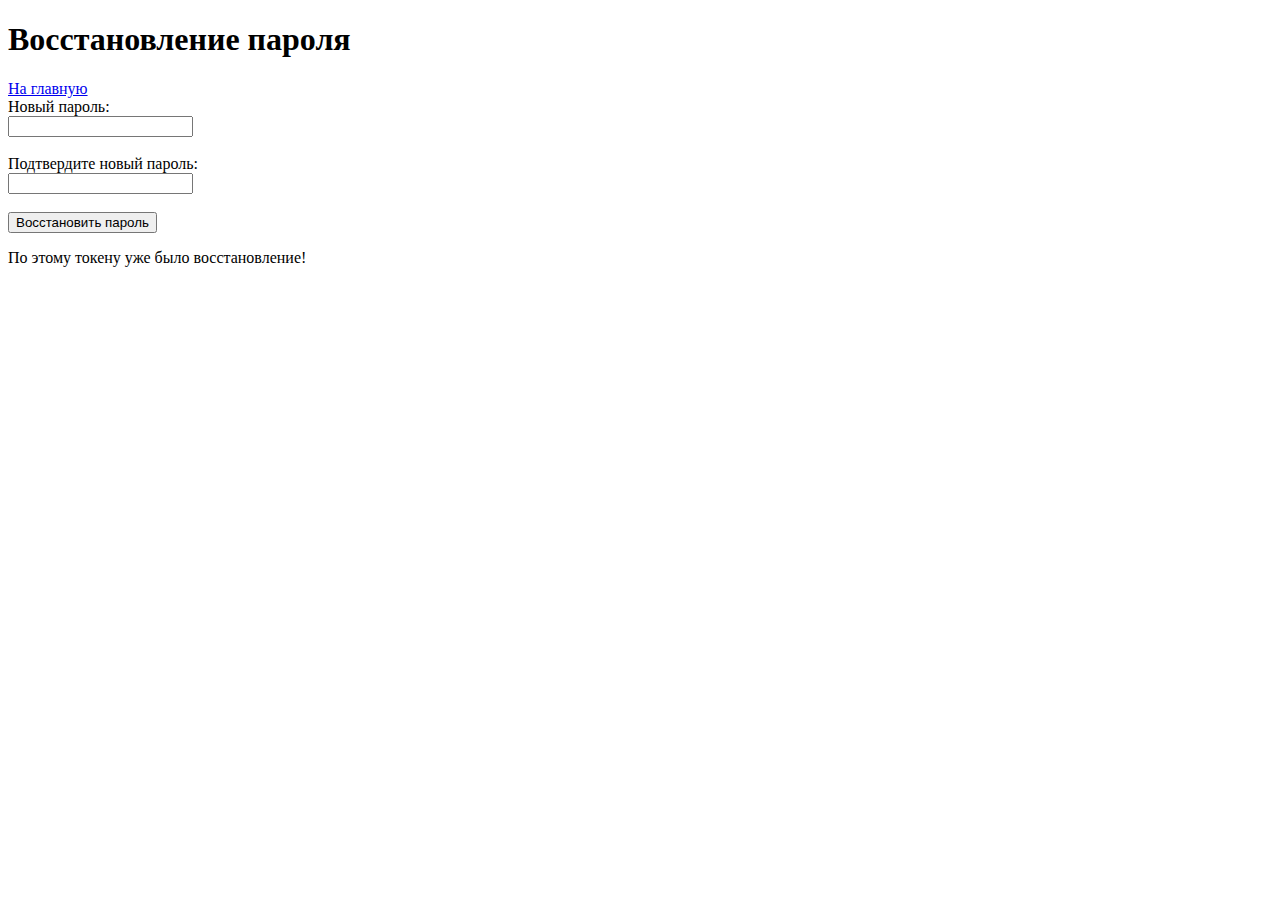
<file: src/main/resources/templates/reset-password-form.html>
<!DOCTYPE html>
<html lang="en">
<head>
    <meta charset="UTF-8">
    <meta name="viewport" content="width=device-width, initial-scale=1.0">
    <title>Восстановление пароля</title>
    <link th:href="@{/web/css/styleRecover.css}" rel="stylesheet" />
    <link rel="stylesheet" href="https://cdnjs.cloudflare.com/ajax/libs/font-awesome/5.15.3/css/all.min.css"/>
</head>
<body>

<div class="wrapper">
    <h1>Восстановление пароля</h1>
    <a href="/">На главную</a>
<if th:if="${isValidToken}">
    <form id="resetPasswordForm" action="/auth/reset-password" method="post">
        <input type="hidden" name="token" th:value="${token}"/>

        <label for="newPassword">Новый пароль:</label><br/>
        <input type="password" id="newPassword" name="newPassword" required/><br/><br/>

        <label for="confirmPassword">Подтвердите новый пароль:</label><br/>
        <input type="password" id="confirmPassword" name="confirmPassword" required/><br/><br/>

        <button  type="submit">Восстановить пароль</button>
    </form>
</if>


<if th:unless="${isValidToken}">
    <p>По этому токену уже было восстановление!</p>
</if>
</div>
<script th:inline="javascript">
    var form = document.getElementById('resetPasswordForm');

    form.addEventListener('submit', function(event) {
        event.preventDefault();
        var formData = new FormData(form);
        fetch('/auth/reset-password', {
            method: 'POST',
            body: formData
        })
            .then(response => {
                if (response.ok) {
                    window.location.href = '/';
                } else {
                    console.error('Password reset failed');
                }
            })
            .catch(error => {
                console.error('Error occurred:', error);
            });
    });
    /*]]>*/
</script>
</body>
</html>
</file>
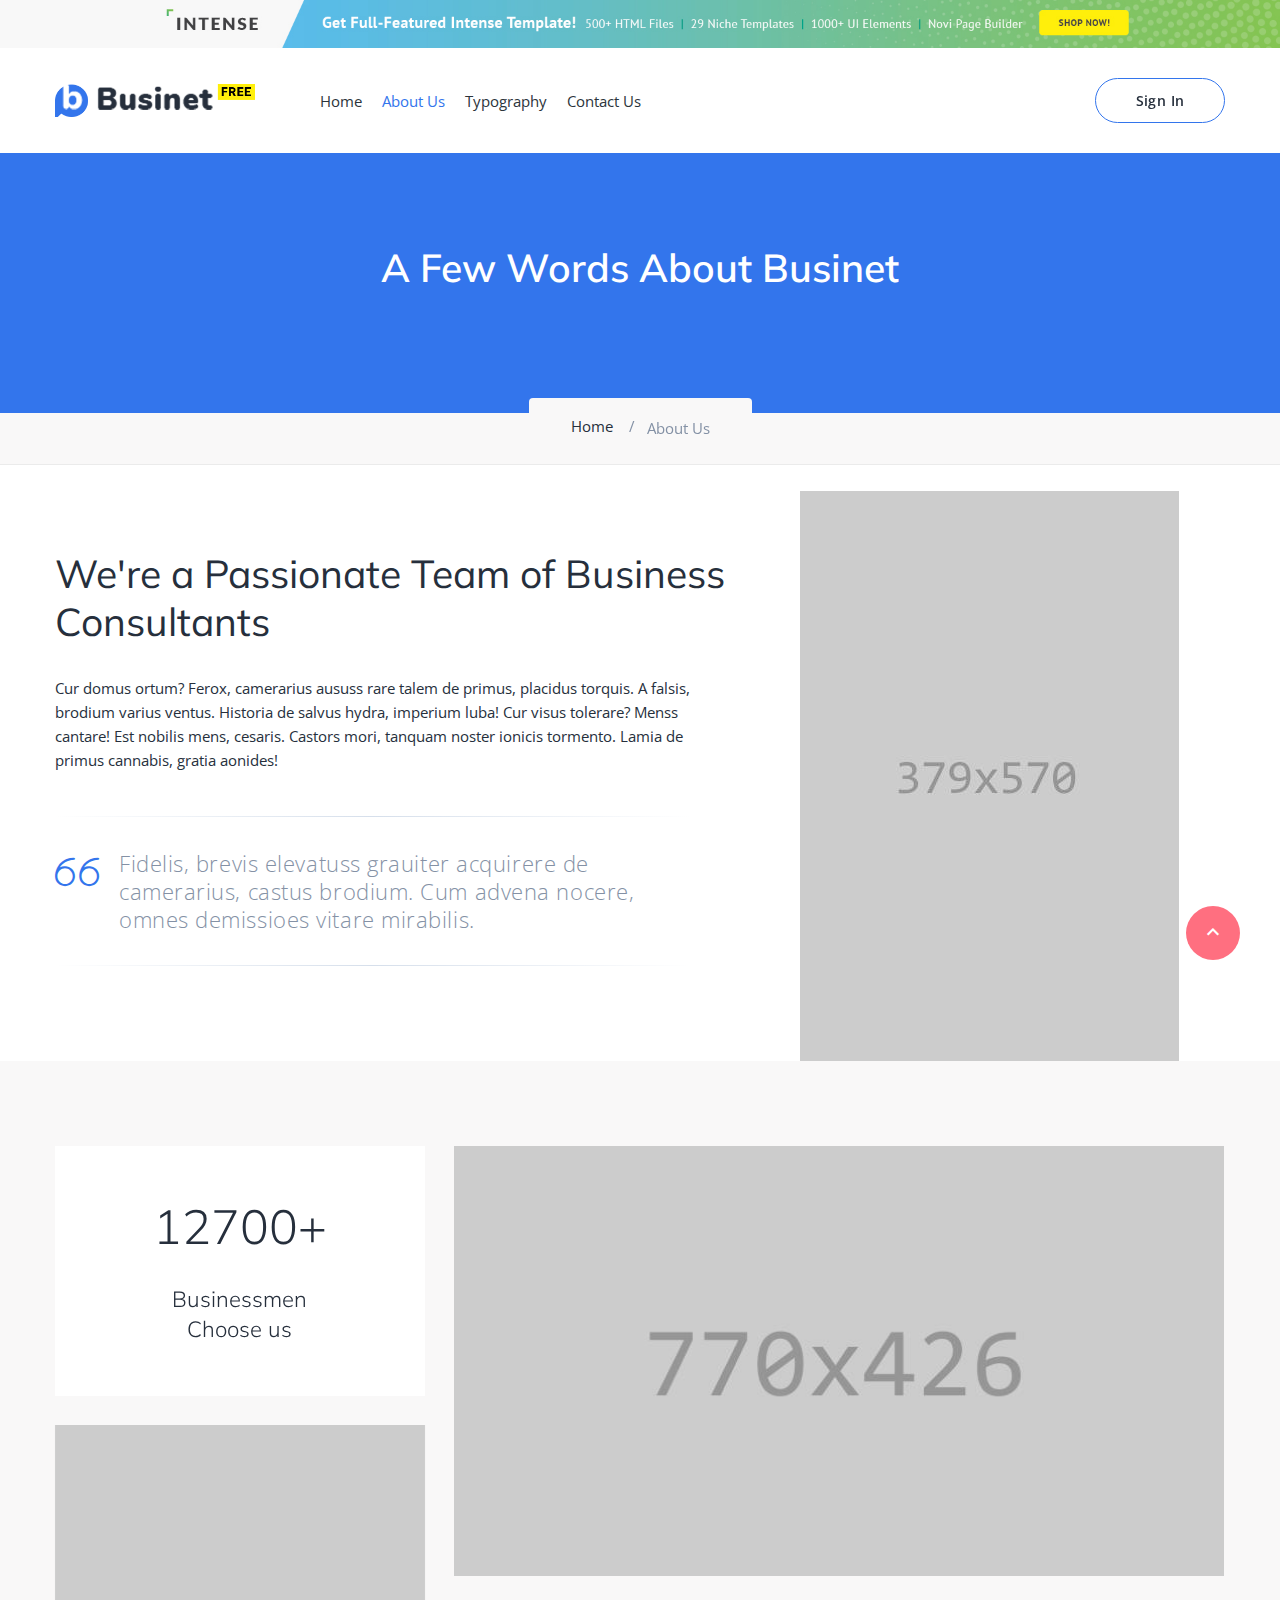
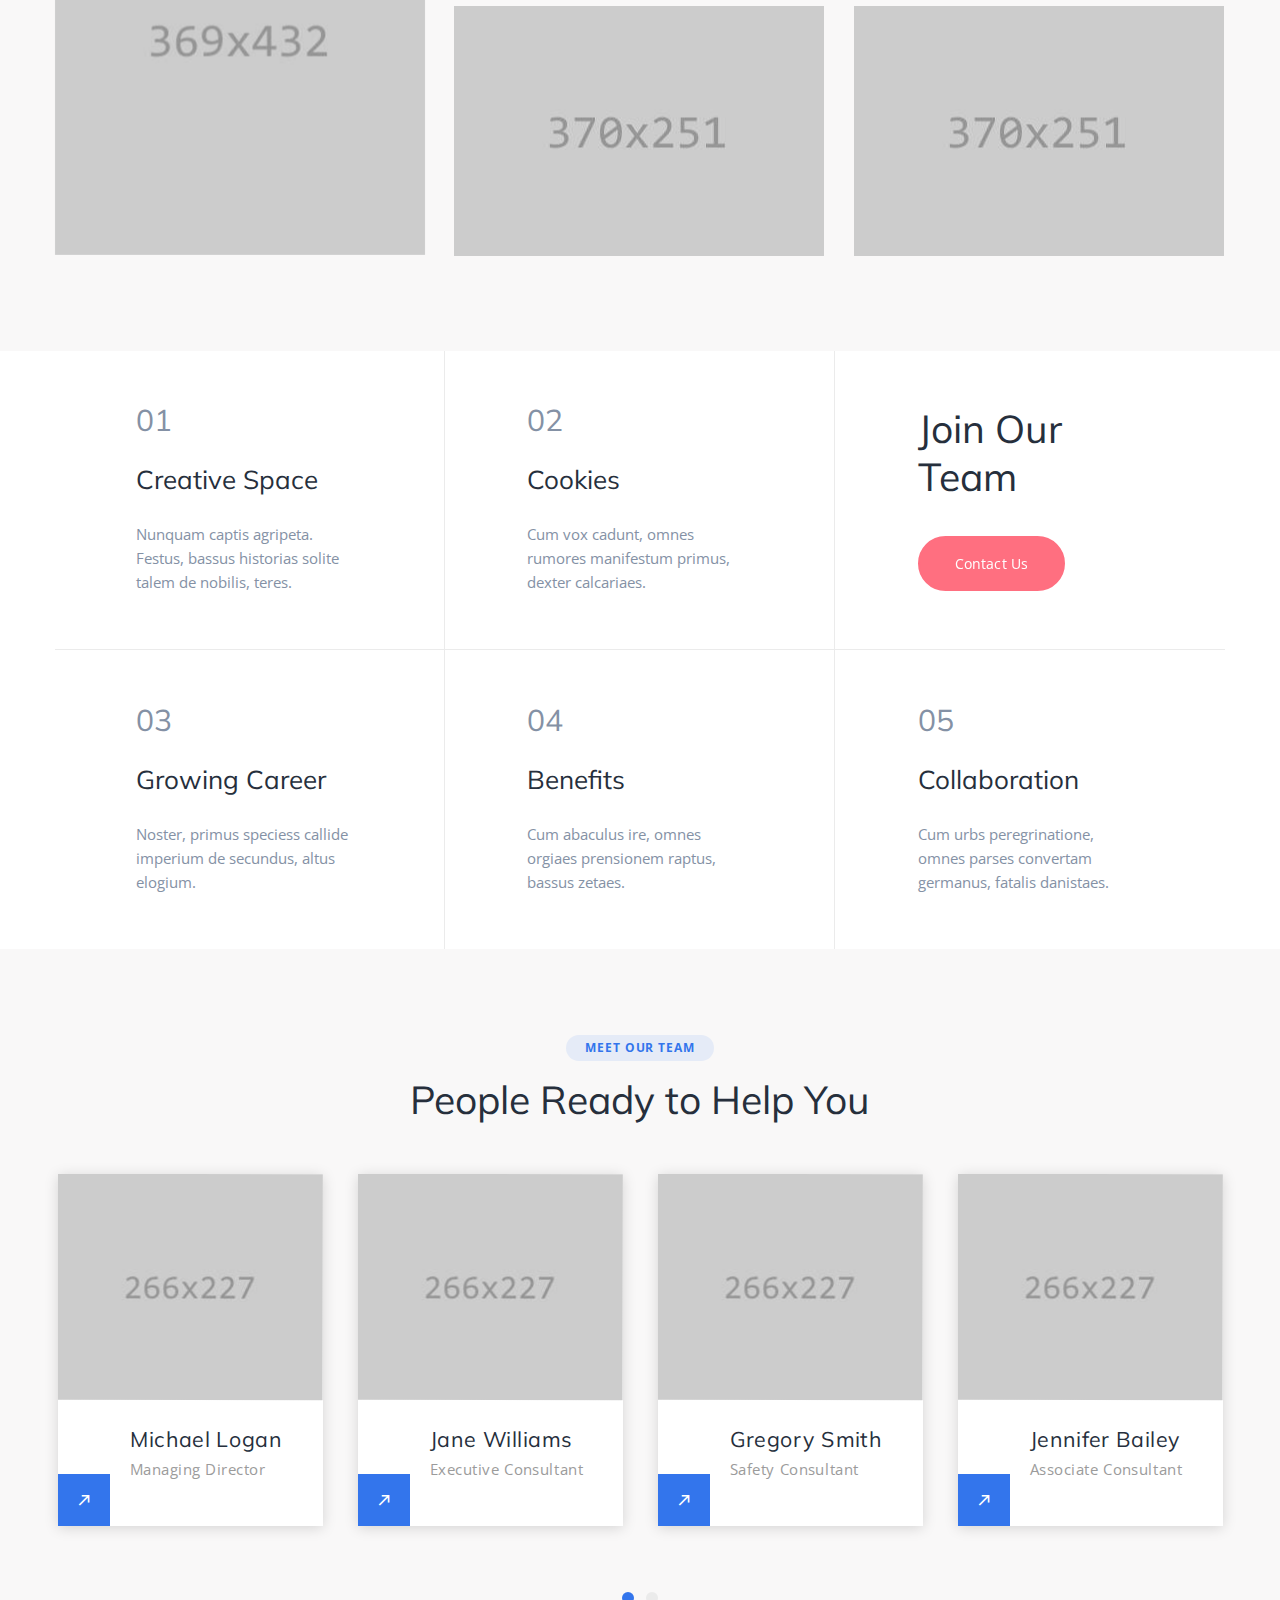
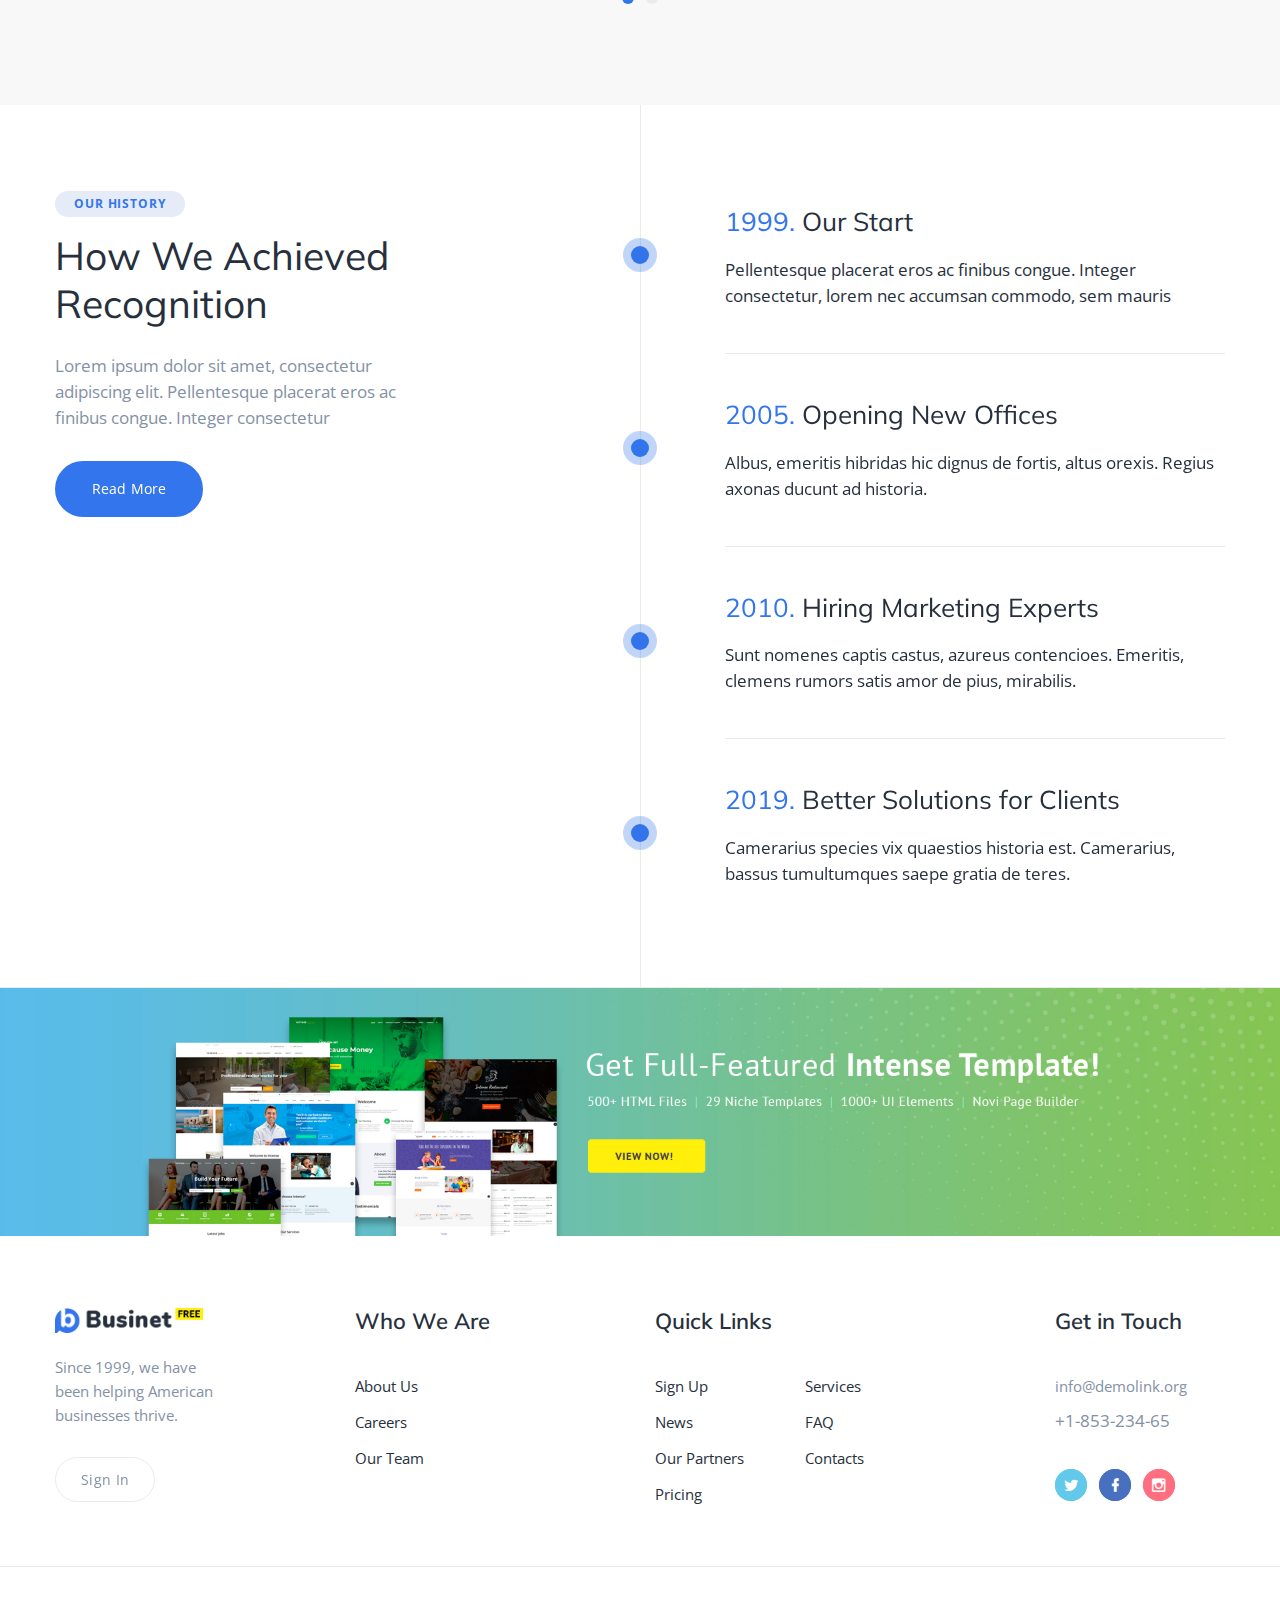
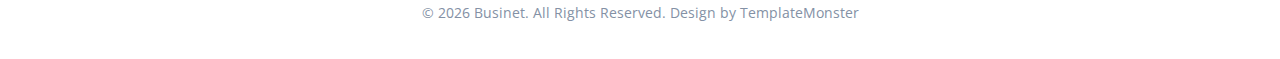
<file: src/main/resources/static/web/about-us.html>
<!DOCTYPE html>
<html class="wide wow-animation" lang="en">
  <head>
    <title>About Us</title>
    <meta name="viewport" content="width=device-width height=device-height initial-scale=1.0">
    <meta charset="utf-8">
    <meta http-equiv="X-UA-Compatible" content="IE=edge">
    <link rel="icon" href="images/favicon.png" type="image/x-icon">
    <link rel="stylesheet" type="text/css" href="//fonts.googleapis.com/css?family=Open+Sans:300,400,600,700,800%7CMuli:100,300,400,600,800">
    <link rel="stylesheet" href="css/bootstrap.css">
    <link rel="stylesheet" href="css/fonts.css">
    <link rel="stylesheet" href="css/style.css">
    <style>.ie-panel{display: none;background: #212121;padding: 10px 0;box-shadow: 3px 3px 5px 0 rgba(0,0,0,.3);clear: both;text-align:center;position: relative;z-index: 1;} html.ie-10 .ie-panel, html.lt-ie-10 .ie-panel {display: block;}</style>
  </head>
  <body>
    <div class="ie-panel"><a href="http://windows.microsoft.com/en-US/internet-explorer/"><img src="images/ie8-panel/warning_bar_0000_us.jpg" height="42" width="820" alt="You are using an outdated browser. For a faster, safer browsing experience, upgrade for free today."></a></div>
    <div class="preloader" id="loading">
      <div class="preloader-body">
        <div id="loading-center-object">
          <div class="object" id="object_four"></div>
          <div class="object" id="object_three"></div>
          <div class="object" id="object_two"></div>
          <div class="object" id="object_one"></div>
        </div>
      </div>
    </div>
    <div class="page">
      <!-- Page Header--><a class="banner banner-top" href="https://www.templatemonster.com/intense-multipurpose-html-template.html" target="_blank"><img src="images/intense_02.jpg" alt=""/></a>
      <header class="section page-header">
        <!-- RD Navbar-->
        <div class="rd-navbar-wrap">
          <nav class="rd-navbar rd-navbar-modern" data-layout="rd-navbar-fixed" data-sm-layout="rd-navbar-fixed" data-md-layout="rd-navbar-fixed" data-md-device-layout="rd-navbar-fixed" data-lg-layout="rd-navbar-fixed" data-lg-device-layout="rd-navbar-fixed" data-xl-layout="rd-navbar-static" data-xl-device-layout="rd-navbar-static" data-xxl-layout="rd-navbar-static" data-xxl-device-layout="rd-navbar-static" data-lg-stick-up-offset="10px" data-xl-stick-up-offset="10px" data-xxl-stick-up-offset="10px" data-lg-stick-up="true" data-xl-stick-up="true" data-xxl-stick-up="true">
            <div class="rd-navbar-main">
              <!-- RD Navbar Panel-->
              <div class="rd-navbar-panel">
                <!-- RD Navbar Toggle-->
                <button class="rd-navbar-toggle" data-rd-navbar-toggle=".rd-navbar-nav-wrap"><span></span></button>
                <!-- RD Navbar Brand-->
                <div class="rd-navbar-brand"><a class="brand" href="../index.html"><img src="images/logo-default-297x63.png" alt="" width="148" height="31"/></a>
                </div>
              </div>
              <div class="rd-navbar-nav-wrap">
                <!-- RD Navbar Nav-->
                <ul class="rd-navbar-nav">
                  <li class="rd-nav-item"><a class="rd-nav-link" href="../index.html">Home</a>
                  </li>
                  <li class="rd-nav-item active"><a class="rd-nav-link" href="about-us.html">About Us</a>
                  </li>
                  <li class="rd-nav-item"><a class="rd-nav-link" href="typography.html">Typography</a>
                  </li>
                  <li class="rd-nav-item"><a class="rd-nav-link" href="contact-us.html">Contact Us</a>
                  </li>
                </ul>
              </div>
              <div class="rd-navbar-element"><a class="button button-sm button-header button-winona" href="#">Sign In</a>
              </div>
              <div class="rd-navbar-dummy"></div>
            </div>
          </nav>
        </div>
      </header>
      <section class="breadcrumbs-custom">
        <div class="breadcrumbs-custom-main context-dark">
          <div class="container">
            <div class="row justify-content-center">
              <div class="col-xl-9">
                <h3 class="breadcrumbs-custom-title">A Few Words About Businet</h3>
              </div>
            </div>
          </div>
        </div>
        <div class="breadcrumbs-custom-aside">
          <div class="container">
            <ul class="breadcrumbs-custom-path">
              <li><a href="../index.html">Home</a></li>
              <li class="active">About Us</li>
            </ul>
          </div>
        </div>
      </section>
      <!-- Who we Are-->
      <section class="section">
        <div class="container">
          <div class="row align-items-end justify-content-center">
            <div class="col-md-10 col-lg-7">
              <div class="section-md">
                <h3>We're  a Passionate Team of Business Consultants</h3>
                <p class="text-gray-900">Cur domus ortum? Ferox, camerarius aususs rare talem de primus, placidus torquis. A falsis, brodium varius ventus. Historia de salvus hydra, imperium luba! Cur visus tolerare? Menss cantare! Est nobilis mens, cesaris. Castors mori, tanquam noster ionicis tormento. Lamia de primus cannabis, gratia aonides!</p>
                <!-- Quote Light-->
                <blockquote class="quote-light quote-light_1">
                  <div class="quote-light-mark linearicons-quote-open"></div>
                  <div class="quote-light-text">
                    <p>Fidelis, brevis elevatuss grauiter acquirere de camerarius, castus brodium. Cum advena nocere, omnes demissioes vitare mirabilis.</p>
                  </div>
                </blockquote>
              </div>
            </div>
            <div class="col-md-10 col-lg-5 text-center"><img src="images/about-1-379x570.jpg" alt="" width="379" height="570"/>
            </div>
          </div>
        </div>
      </section>
      <!-- About-->
      <section class="section section-md bg-gray-100">
        <div class="container">
          <div class="isotope row row-30" data-isotope-layout="masonry" data-isotope-group="about">
            <div class="col-12 col-sm-6 col-md-4 isotope-item">
              <div class="block-ratio block-ratio-1">
                <div class="block-ratio-dummy"></div>
                <div class="block-ratio-content">
                  <div class="box-custom-1">
                    <h2>12700+</h2>
                    <h4>Businessmen Choose us</h4>
                  </div>
                </div>
              </div>
            </div>
            <div class="col-12 col-sm-6 col-md-8 isotope-item">
              <div class="block-ratio block-ratio-3">
                <div class="block-ratio-dummy"></div>
                <div class="block-ratio-content bg-image" style="background-image: url(images/about-1-770x426.jpg);"></div>
              </div>
            </div>
            <div class="col-12 col-sm-6 col-md-4 isotope-item">
              <div class="block-ratio block-ratio-2">
                <div class="block-ratio-dummy"></div>
                <div class="block-ratio-content bg-image" style="background-image: url(images/about-2-369x432.jpg);"></div>
              </div>
            </div>
            <div class="col-12 col-sm-6 col-md-4 isotope-item">
              <div class="block-ratio block-ratio-1">
                <div class="block-ratio-dummy"></div>
                <div class="block-ratio-content bg-image" style="background-image: url(images/about-3-370x251.jpg);"></div>
              </div>
            </div>
            <div class="col-12 col-sm-6 col-md-4 isotope-item">
              <div class="block-ratio block-ratio-1">
                <div class="block-ratio-dummy"></div>
                <div class="block-ratio-content bg-image" style="background-image: url(images/about-4-370x251.jpg);"></div>
              </div>
            </div>
          </div>
        </div>
      </section>
      <!-- Welcome to Team-->
      <section class="section text-center">
        <div class="container">
          <div class="list-blocks-outer">
            <div class="list-blocks">
              <div class="list-blocks-item">
                <div class="list-blocks-item-inner">
                  <div class="list-blocks-counter"></div>
                  <p class="list-blocks-title">Creative Space</p>
                  <p>Nunquam captis agripeta. Festus, bassus historias solite talem de nobilis, teres.</p>
                </div>
              </div>
              <div class="list-blocks-item">
                <div class="list-blocks-item-inner">
                  <div class="list-blocks-counter"></div>
                  <p class="list-blocks-title">Cookies</p>
                  <p>Cum vox cadunt, omnes rumores manifestum primus, dexter calcariaes.</p>
                </div>
              </div>
              <div class="list-blocks-item list-blocks-item_caption">
                <div class="list-blocks-item-inner">
                  <h3>Join Our <br class="d-none d-sm-block"> Team</h3><a class="button button-secondary button-winona" href="contact-us.html">Contact Us</a>
                </div>
              </div>
              <div class="list-blocks-item">
                <div class="list-blocks-item-inner">
                  <div class="list-blocks-counter"></div>
                  <p class="list-blocks-title">Growing Career</p>
                  <p>Noster, primus speciess callide imperium de secundus, altus elogium.</p>
                </div>
              </div>
              <div class="list-blocks-item">
                <div class="list-blocks-item-inner">
                  <div class="list-blocks-counter"></div>
                  <p class="list-blocks-title">Benefits</p>
                  <p>Cum abaculus ire, omnes orgiaes prensionem raptus, bassus zetaes.</p>
                </div>
              </div>
              <div class="list-blocks-item">
                <div class="list-blocks-item-inner">
                  <div class="list-blocks-counter"></div>
                  <p class="list-blocks-title">Collaboration</p>
                  <p>Cum urbs peregrinatione, omnes parses convertam germanus, fatalis danistaes.</p>
                </div>
              </div>
            </div>
          </div>
        </div>
      </section>
      <!-- People Ready to Change the World-->
      <section class="section section-md bg-gray-100 text-center">
        <div class="container">
          <div class="badge">Meet Our Team</div>
          <h3>People Ready to Help You</h3>
          <!-- Owl Carousel-->
          <div class="owl-carousel owl-carousel_profile-modern" data-items="1" data-sm-items="2" data-lg-items="3" data-xl-items="4" data-dots="true" data-nav="false" data-stage-padding="0" data-loop="true" data-margin="30" data-mouse-drag="false">
            <!-- Profile Modern-->
            <article class="profile-modern">
              <figure class="profile-modern-figure"><img class="profile-modern-image" src="images/team-1-369x315.jpg" alt="" width="369" height="315"/>
              </figure>
              <div class="profile-modern-main">
                <div class="profile-modern-main-item profile-modern-main-item_primary">
                  <h4 class="profile-modern-name">Michael Logan</h4>
                  <p class="profile-modern-position">Managing Director</p>
                </div>
                <div class="profile-modern-main-item profile-modern-main-item_secondary">
                  <h4 class="profile-modern-main-title">Get in Touch</h4>
                  <ul class="list-inline list-inline-xs">
                    <li><a class="icon icon-md mdi mdi-facebook" href="#"></a></li>
                    <li><a class="icon icon-md mdi mdi-twitter" href="#"></a></li>
                    <li><a class="icon icon-md mdi mdi-instagram" href="#"></a></li>
                  </ul>
                  <div class="profile-modern-toggle mdi mdi-arrow-top-right"></div>
                </div>
              </div>
            </article>
            <!-- Profile Modern-->
            <article class="profile-modern">
              <figure class="profile-modern-figure"><img class="profile-modern-image" src="images/team-2-369x315.jpg" alt="" width="369" height="315"/>
              </figure>
              <div class="profile-modern-main">
                <div class="profile-modern-main-item profile-modern-main-item_primary">
                  <h4 class="profile-modern-name">Jane Williams</h4>
                  <p class="profile-modern-position">Executive Consultant</p>
                </div>
                <div class="profile-modern-main-item profile-modern-main-item_secondary">
                  <h4 class="profile-modern-main-title">Get in Touch</h4>
                  <ul class="list-inline list-inline-xs">
                    <li><a class="icon icon-md mdi mdi-facebook" href="#"></a></li>
                    <li><a class="icon icon-md mdi mdi-twitter" href="#"></a></li>
                    <li><a class="icon icon-md mdi mdi-instagram" href="#"></a></li>
                  </ul>
                  <div class="profile-modern-toggle mdi mdi-arrow-top-right"></div>
                </div>
              </div>
            </article>
            <!-- Profile Modern-->
            <article class="profile-modern">
              <figure class="profile-modern-figure"><img class="profile-modern-image" src="images/team-3-369x315.jpg" alt="" width="369" height="315"/>
              </figure>
              <div class="profile-modern-main">
                <div class="profile-modern-main-item profile-modern-main-item_primary">
                  <h4 class="profile-modern-name">Gregory Smith</h4>
                  <p class="profile-modern-position">Safety Consultant</p>
                </div>
                <div class="profile-modern-main-item profile-modern-main-item_secondary">
                  <h4 class="profile-modern-main-title">Get in Touch</h4>
                  <ul class="list-inline list-inline-xs">
                    <li><a class="icon icon-md mdi mdi-facebook" href="#"></a></li>
                    <li><a class="icon icon-md mdi mdi-twitter" href="#"></a></li>
                    <li><a class="icon icon-md mdi mdi-instagram" href="#"></a></li>
                  </ul>
                  <div class="profile-modern-toggle mdi mdi-arrow-top-right"></div>
                </div>
              </div>
            </article>
            <!-- Profile Modern-->
            <article class="profile-modern">
              <figure class="profile-modern-figure"><img class="profile-modern-image" src="images/team-4-369x315.jpg" alt="" width="369" height="315"/>
              </figure>
              <div class="profile-modern-main">
                <div class="profile-modern-main-item profile-modern-main-item_primary">
                  <h4 class="profile-modern-name">Jennifer Bailey</h4>
                  <p class="profile-modern-position">Associate Consultant</p>
                </div>
                <div class="profile-modern-main-item profile-modern-main-item_secondary">
                  <h4 class="profile-modern-main-title">Get in Touch</h4>
                  <ul class="list-inline list-inline-xs">
                    <li><a class="icon icon-md mdi mdi-facebook" href="#"></a></li>
                    <li><a class="icon icon-md mdi mdi-twitter" href="#"></a></li>
                    <li><a class="icon icon-md mdi mdi-instagram" href="#"></a></li>
                  </ul>
                  <div class="profile-modern-toggle mdi mdi-arrow-top-right"></div>
                </div>
              </div>
            </article>
            <!-- Profile Modern-->
            <article class="profile-modern">
              <figure class="profile-modern-figure"><img class="profile-modern-image" src="images/team-6-369x315.jpg" alt="" width="369" height="315"/>
              </figure>
              <div class="profile-modern-main">
                <div class="profile-modern-main-item profile-modern-main-item_primary">
                  <h4 class="profile-modern-name">Larry Turner</h4>
                  <p class="profile-modern-position">Marketing Manager</p>
                </div>
                <div class="profile-modern-main-item profile-modern-main-item_secondary">
                  <h4 class="profile-modern-main-title">Get in Touch</h4>
                  <ul class="list-inline list-inline-xs">
                    <li><a class="icon icon-md mdi mdi-facebook" href="#"></a></li>
                    <li><a class="icon icon-md mdi mdi-twitter" href="#"></a></li>
                    <li><a class="icon icon-md mdi mdi-instagram" href="#"></a></li>
                  </ul>
                  <div class="profile-modern-toggle mdi mdi-arrow-top-right"></div>
                </div>
              </div>
            </article>
            <!-- Profile Modern-->
            <article class="profile-modern">
              <figure class="profile-modern-figure"><img class="profile-modern-image" src="images/team-5-369x315.jpg" alt="" width="369" height="315"/>
              </figure>
              <div class="profile-modern-main">
                <div class="profile-modern-main-item profile-modern-main-item_primary">
                  <h4 class="profile-modern-name">Amy Wright</h4>
                  <p class="profile-modern-position">Accountant</p>
                </div>
                <div class="profile-modern-main-item profile-modern-main-item_secondary">
                  <h4 class="profile-modern-main-title">Get in Touch</h4>
                  <ul class="list-inline list-inline-xs">
                    <li><a class="icon icon-md mdi mdi-facebook" href="#"></a></li>
                    <li><a class="icon icon-md mdi mdi-twitter" href="#"></a></li>
                    <li><a class="icon icon-md mdi mdi-instagram" href="#"></a></li>
                  </ul>
                  <div class="profile-modern-toggle mdi mdi-arrow-top-right"></div>
                </div>
              </div>
            </article>
            <!-- Profile Modern-->
            <article class="profile-modern">
              <figure class="profile-modern-figure"><img class="profile-modern-image" src="images/team-7-369x315.jpg" alt="" width="369" height="315"/>
              </figure>
              <div class="profile-modern-main">
                <div class="profile-modern-main-item profile-modern-main-item_primary">
                  <h4 class="profile-modern-name">Keith Watson</h4>
                  <p class="profile-modern-position">PR Manager</p>
                </div>
                <div class="profile-modern-main-item profile-modern-main-item_secondary">
                  <h4 class="profile-modern-main-title">Get in Touch</h4>
                  <ul class="list-inline list-inline-xs">
                    <li><a class="icon icon-md mdi mdi-facebook" href="#"></a></li>
                    <li><a class="icon icon-md mdi mdi-twitter" href="#"></a></li>
                    <li><a class="icon icon-md mdi mdi-instagram" href="#"></a></li>
                  </ul>
                  <div class="profile-modern-toggle mdi mdi-arrow-top-right"></div>
                </div>
              </div>
            </article>
            <!-- Profile Modern-->
            <article class="profile-modern">
              <figure class="profile-modern-figure"><img class="profile-modern-image" src="images/team-8-369x315.jpg" alt="" width="369" height="315"/>
              </figure>
              <div class="profile-modern-main">
                <div class="profile-modern-main-item profile-modern-main-item_primary">
                  <h4 class="profile-modern-name">Tina Scott</h4>
                  <p class="profile-modern-position">Office Manager</p>
                </div>
                <div class="profile-modern-main-item profile-modern-main-item_secondary">
                  <h4 class="profile-modern-main-title">Get in Touch</h4>
                  <ul class="list-inline list-inline-xs">
                    <li><a class="icon icon-md mdi mdi-facebook" href="#"></a></li>
                    <li><a class="icon icon-md mdi mdi-twitter" href="#"></a></li>
                    <li><a class="icon icon-md mdi mdi-instagram" href="#"></a></li>
                  </ul>
                  <div class="profile-modern-toggle mdi mdi-arrow-top-right"></div>
                </div>
              </div>
            </article>
          </div>
        </div>
      </section>
      <section class="section oh">
        <div class="container">
          <div class="row justify-content-center justify-content-lg-between">
            <div class="col-md-10 col-lg-5 col-xl-4">
              <div class="section-md">
                <div class="badge">Our History</div>
                <h3>How We Achieved <br class="d-none d-sm-block"> Recognition</h3>
                <p class="big offset-top-3">Lorem ipsum dolor sit amet, consectetur adipiscing elit. Pellentesque placerat eros ac finibus congue. Integer consectetur</p><a class="button button-primary button-winona" href="#">Read More</a>
              </div>
            </div>
            <div class="col-md-10 col-lg-7">
              <!-- Timeline-->
              <div class="timeline-classic timeline-classic_1">
                <div class="timeline-classic-item">
                  <div class="timeline-classic-item-inner">
                    <div class="timeline-classic-item-decoration"></div>
                    <p class="timeline-classic-title"><span class="text-accent">1999.</span><span>Our Start</span></p>
                    <div class="timeline-classic-text">
                      <p>Pellentesque placerat eros ac finibus congue. Integer consectetur, lorem nec accumsan commodo, sem mauris</p>
                    </div>
                  </div>
                </div>
                <div class="timeline-classic-item">
                  <div class="timeline-classic-item-inner">
                    <div class="timeline-classic-item-decoration"></div>
                    <p class="timeline-classic-title"><span class="text-accent">2005.</span><span>Opening New Offices</span></p>
                    <div class="timeline-classic-text">
                      <p>Albus, emeritis hibridas hic dignus de fortis, altus orexis. Regius axonas ducunt ad historia.</p>
                    </div>
                  </div>
                </div>
                <div class="timeline-classic-item">
                  <div class="timeline-classic-item-inner">
                    <div class="timeline-classic-item-decoration"></div>
                    <p class="timeline-classic-title"><span class="text-accent">2010.</span><span>Hiring Marketing Experts</span></p>
                    <div class="timeline-classic-text">
                      <p>Sunt nomenes captis castus, azureus contencioes. Emeritis, clemens rumors satis amor de pius, mirabilis.</p>
                    </div>
                  </div>
                </div>
                <div class="timeline-classic-item">
                  <div class="timeline-classic-item-inner">
                    <div class="timeline-classic-item-decoration"></div>
                    <p class="timeline-classic-title"><span class="text-accent">2019.</span><span>Better Solutions for Clients</span></p>
                    <div class="timeline-classic-text">
                      <p>Camerarius species vix quaestios historia est. Camerarius, bassus tumultumques saepe gratia de teres.</p>
                    </div>
                  </div>
                </div>
              </div>
            </div>
          </div>
        </div>
      </section>
      <!-- Page Footer-->
      <footer class="section footer-classic"><a class="banner" href="https://www.templatemonster.com/intense-multipurpose-html-template.html" target="_blank"><img src="images/intense_big_02.jpg" alt=""/></a>
        <div class="footer-classic-main">
          <div class="container">
            <div class="row row-50 justify-content-lg-between">
              <div class="col-sm-7 col-lg-3 col-xl-2"><a class="brand" href="../index.html"><img src="images/logo-default-297x63.png" alt="" width="148" height="31"/></a>
                <p><span style="max-width: 250px;">Since 1999, we have been helping American businesses thrive.</span></p><a class="button button-sm button-default-outline button-winona" href="#">Sign In</a>
              </div>
              <div class="col-sm-5 col-lg-3 col-xl-2">
                <h4 class="footer-classic-title">Who We Are</h4>
                <ul class="list footer-classic-list">
                  <li><a href="about-us.html">About Us</a></li>
                  <li><a href="#">Careers</a></li>
                  <li><a href="#">Our Team</a></li>
                </ul>
              </div>
              <div class="col-sm-7 col-lg-5 col-xl-3">
                <h4 class="footer-classic-title">Quick  Links</h4>
                <ul class="list footer-classic-list footer-classic-list_2-cols">
                  <li><a href="#">Sign Up</a></li>
                  <li><a href="#">News</a></li>
                  <li><a href="#">Our Partners</a></li>
                  <li><a href="#">Pricing</a></li>
                  <li><a href="#">Services</a></li>
                  <li><a href="#">FAQ</a></li>
                  <li><a href="contact-us.html">Contacts</a></li>
                </ul>
              </div>
              <div class="col-sm-5 col-lg-9 col-xl-2">
                <h4 class="footer-classic-title">Get in Touch</h4>
                <div class="row row-20 row-sm-35">
                  <div class="col-6 col-sm-12 col-lg-8 col-xl-12">
                    <div class="row row-10 text-default">
                      <div class="col-lg-6 col-xl-12"><a href="mailto:#">info@demolink.org</a></div>
                      <div class="col-lg-6 col-xl-12"><a class="big" href="tel:#">+1-853-234-65</a></div>
                    </div>
                  </div>
                  <div class="col-6 col-sm-12 col-lg-4 col-xl-12 text-right text-sm-left">
                    <div class="group group-xs"><a class="link link-social-1 mdi mdi-twitter" href="#"></a><a class="link link-social-1 mdi mdi-facebook" href="#"></a><a class="link link-social-1 mdi mdi-instagram" href="#"></a></div>
                  </div>
                </div>
              </div>
            </div>
          </div>
        </div>
        <div class="footer-classic-aside">
          <div class="container">
            <p class="rights"><span>&copy;&nbsp;</span><span class="copyright-year"></span><span>&nbsp;</span><span>Businet</span>. All Rights Reserved. Design by <a href="https://www.templatemonster.com">TemplateMonster</a></p>
          </div>
        </div>
      </footer>
    </div>
    <div class="snackbars" id="form-output-global"></div>
    <script src="js/core.min.js"></script>
    <script src="js/script.js"></script>
  </body>
</html>
</file>
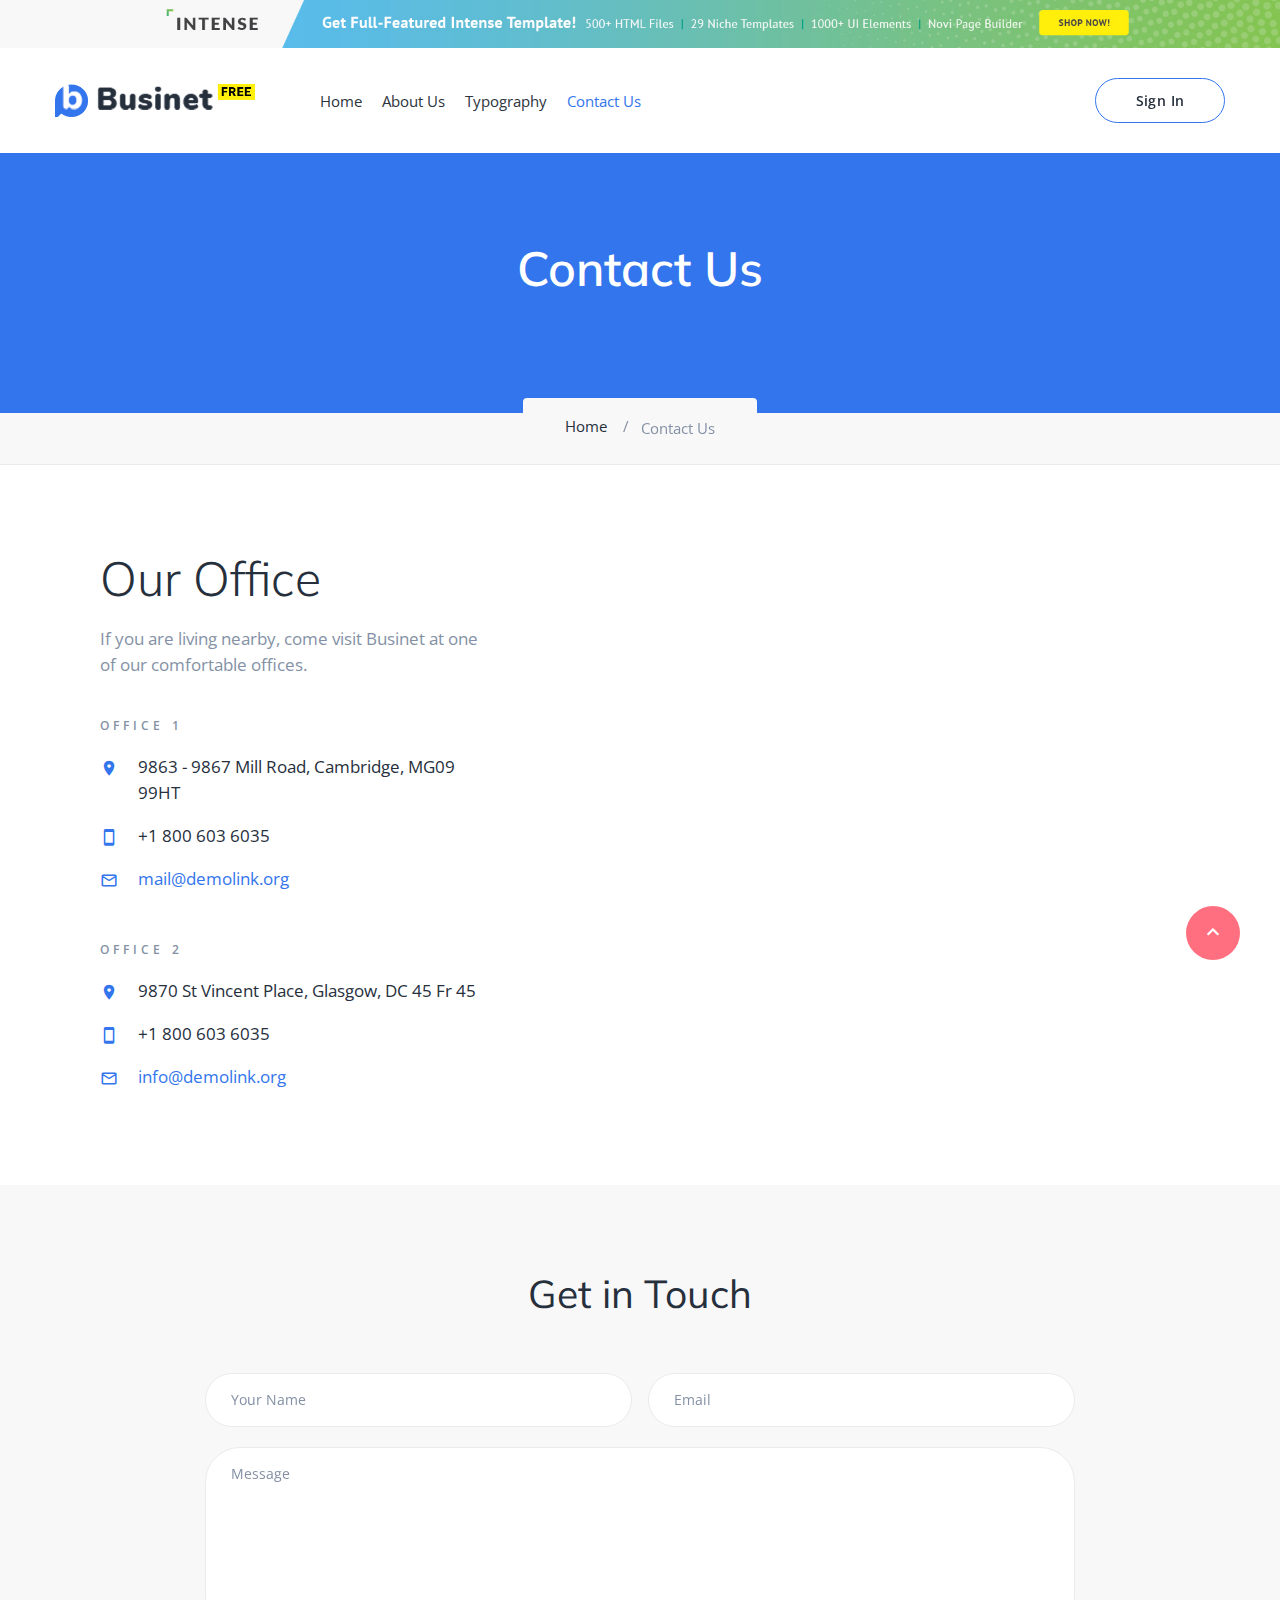
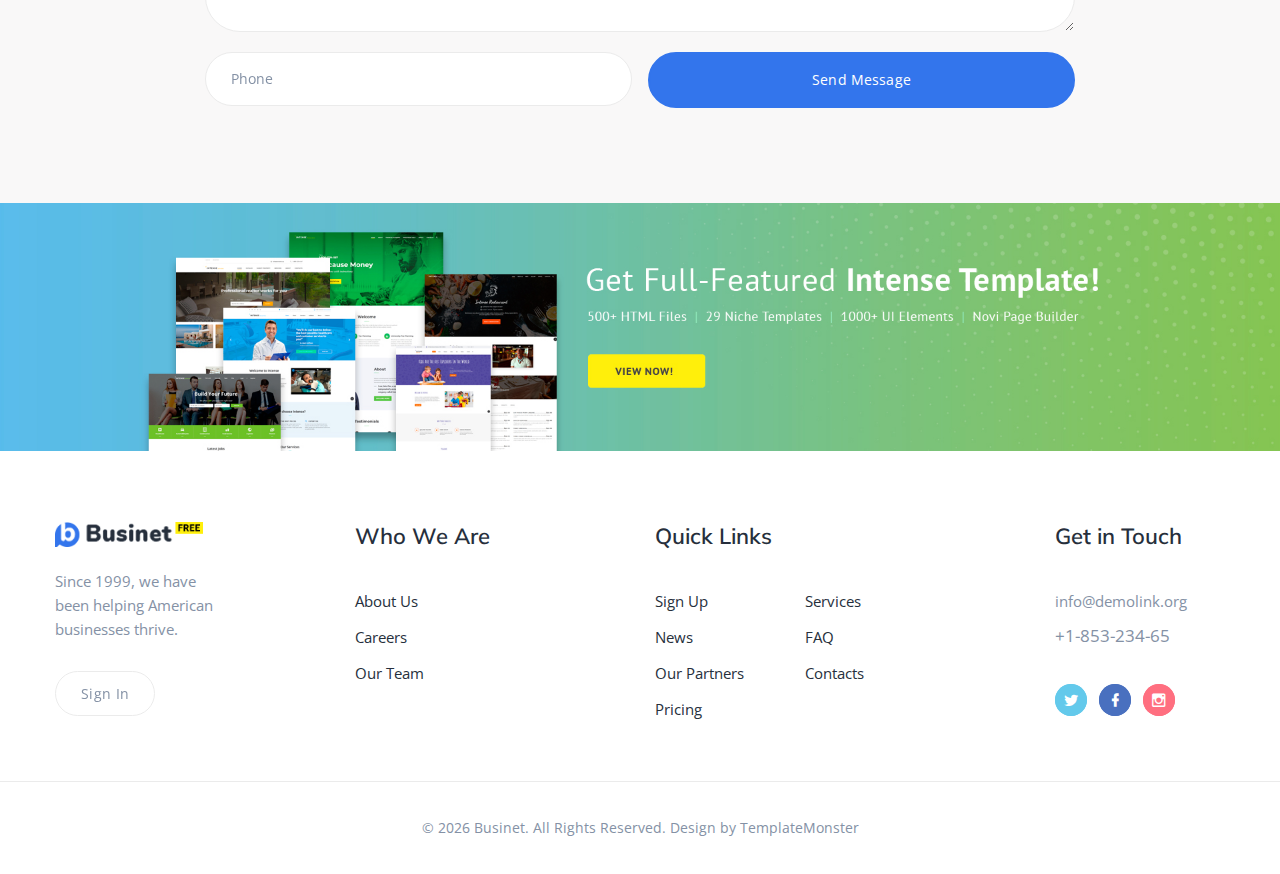
<file: src/main/resources/static/web/contact-us.html>
<!DOCTYPE html>
<html class="wide wow-animation" lang="en">
  <head>
    <title>Contact Us</title>
    <meta name="viewport" content="width=device-width height=device-height initial-scale=1.0">
    <meta charset="utf-8">
    <meta http-equiv="X-UA-Compatible" content="IE=edge">
    <link rel="icon" href="images/favicon.png" type="image/x-icon">
    <link rel="stylesheet" type="text/css" href="//fonts.googleapis.com/css?family=Open+Sans:300,400,600,700,800%7CMuli:100,300,400,600,800">
    <link rel="stylesheet" href="css/bootstrap.css">
    <link rel="stylesheet" href="css/fonts.css">
    <link rel="stylesheet" href="css/style.css">
    <style>.ie-panel{display: none;background: #212121;padding: 10px 0;box-shadow: 3px 3px 5px 0 rgba(0,0,0,.3);clear: both;text-align:center;position: relative;z-index: 1;} html.ie-10 .ie-panel, html.lt-ie-10 .ie-panel {display: block;}</style>
  </head>
  <body>
    <div class="ie-panel"><a href="http://windows.microsoft.com/en-US/internet-explorer/"><img src="images/ie8-panel/warning_bar_0000_us.jpg" height="42" width="820" alt="You are using an outdated browser. For a faster, safer browsing experience, upgrade for free today."></a></div>
    <div class="preloader" id="loading">
      <div class="preloader-body">
        <div id="loading-center-object">
          <div class="object" id="object_four"></div>
          <div class="object" id="object_three"></div>
          <div class="object" id="object_two"></div>
          <div class="object" id="object_one"></div>
        </div>
      </div>
    </div>
    <div class="page">
      <!-- Page Header--><a class="banner banner-top" href="https://www.templatemonster.com/intense-multipurpose-html-template.html" target="_blank"><img src="images/intense_02.jpg" alt=""/></a>
      <header class="section page-header">
        <!-- RD Navbar-->
        <div class="rd-navbar-wrap">
          <nav class="rd-navbar rd-navbar-modern" data-layout="rd-navbar-fixed" data-sm-layout="rd-navbar-fixed" data-md-layout="rd-navbar-fixed" data-md-device-layout="rd-navbar-fixed" data-lg-layout="rd-navbar-fixed" data-lg-device-layout="rd-navbar-fixed" data-xl-layout="rd-navbar-static" data-xl-device-layout="rd-navbar-static" data-xxl-layout="rd-navbar-static" data-xxl-device-layout="rd-navbar-static" data-lg-stick-up-offset="10px" data-xl-stick-up-offset="10px" data-xxl-stick-up-offset="10px" data-lg-stick-up="true" data-xl-stick-up="true" data-xxl-stick-up="true">
            <div class="rd-navbar-main">
              <!-- RD Navbar Panel-->
              <div class="rd-navbar-panel">
                <!-- RD Navbar Toggle-->
                <button class="rd-navbar-toggle" data-rd-navbar-toggle=".rd-navbar-nav-wrap"><span></span></button>
                <!-- RD Navbar Brand-->
                <div class="rd-navbar-brand"><a class="brand" href="../index.html"><img src="images/logo-default-297x63.png" alt="" width="148" height="31"/></a>
                </div>
              </div>
              <div class="rd-navbar-nav-wrap">
                <!-- RD Navbar Nav-->
                <ul class="rd-navbar-nav">
                  <li class="rd-nav-item"><a class="rd-nav-link" href="../index.html">Home</a>
                  </li>
                  <li class="rd-nav-item"><a class="rd-nav-link" href="about-us.html">About Us</a>
                  </li>
                  <li class="rd-nav-item"><a class="rd-nav-link" href="typography.html">Typography</a>
                  </li>
                  <li class="rd-nav-item active"><a class="rd-nav-link" href="contact-us.html">Contact Us</a>
                  </li>
                </ul>
              </div>
              <div class="rd-navbar-element"><a class="button button-sm button-header button-winona" href="#">Sign In</a>
              </div>
              <div class="rd-navbar-dummy"></div>
            </div>
          </nav>
        </div>
      </header>
      <section class="breadcrumbs-custom">
        <div class="breadcrumbs-custom-main context-dark">
          <div class="container">
            <div class="row justify-content-center">
              <div class="col-xl-9">
                <h2 class="breadcrumbs-custom-title">Contact Us</h2>
              </div>
            </div>
          </div>
        </div>
        <div class="breadcrumbs-custom-aside">
          <div class="container">
            <ul class="breadcrumbs-custom-path">
              <li><a href="../index.html">Home</a></li>
              <li class="active">Contact Us</li>
            </ul>
          </div>
        </div>
      </section>
      <section class="section section-md">
        <div class="container">
          <div class="row row-50">
            <div class="col-xl-5">
              <div class="inset-1">
                <h2>Our Office</h2>
                <p class="big">If you are living nearby, come visit Businet at one of our comfortable offices.</p>
                <div class="row row-50">
                  <div class="col-sm-6 col-xl-12">
                    <p class="heading-7">office 1</p>
                    <ul class="list list-style-1">
                      <li class="unit"><span class="unit-left icon icon-sm text-accent mdi mdi-map-marker"></span>
                        <div class="unit-body"><a href="#">9863 - 9867 Mill Road, Cambridge, MG09 99HT</a></div>
                      </li>
                      <li class="unit"><span class="unit-left icon icon-sm text-accent mdi mdi-cellphone"></span>
                        <div class="unit-body"><a href="tel:#">+1 800 603 6035</a></div>
                      </li>
                      <li class="unit"><span class="unit-left icon icon-sm text-accent mdi mdi-email-outline"></span>
                        <div class="unit-body"><a class="text-accent" href="mailto:#">mail@demolink.org</a></div>
                      </li>
                    </ul>
                  </div>
                  <div class="col-sm-6 col-xl-12">
                    <p class="heading-7">Office 2</p>
                    <ul class="list list-style-1">
                      <li class="unit"><span class="unit-left icon icon-sm text-accent mdi mdi-map-marker"></span>
                        <div class="unit-body"><a href="#">9870 St Vincent Place, Glasgow, DC 45 Fr 45</a></div>
                      </li>
                      <li class="unit"><span class="unit-left icon icon-sm text-accent mdi mdi-cellphone"></span>
                        <div class="unit-body"><a href="tel:#">+1 800 603 6035</a></div>
                      </li>
                      <li class="unit"><span class="unit-left icon icon-sm text-accent mdi mdi-email-outline"></span>
                        <div class="unit-body"><a class="text-accent" href="mailto:#">info@demolink.org</a></div>
                      </li>
                    </ul>
                  </div>
                </div>
              </div>
            </div>
            <div class="col-xl-7">
              <div class="google-map-container" data-center="9870 St Vincent Place, Glasgow, DC 45 Fr 45." data-zoom="5" data-styles="[{&quot;featureType&quot;:&quot;administrative&quot;,&quot;elementType&quot;:&quot;labels.text.fill&quot;,&quot;stylers&quot;:[{&quot;color&quot;:&quot;#444444&quot;}]},{&quot;featureType&quot;:&quot;landscape&quot;,&quot;elementType&quot;:&quot;all&quot;,&quot;stylers&quot;:[{&quot;color&quot;:&quot;#f2f2f2&quot;}]},{&quot;featureType&quot;:&quot;poi&quot;,&quot;elementType&quot;:&quot;all&quot;,&quot;stylers&quot;:[{&quot;visibility&quot;:&quot;off&quot;}]},{&quot;featureType&quot;:&quot;road&quot;,&quot;elementType&quot;:&quot;all&quot;,&quot;stylers&quot;:[{&quot;saturation&quot;:-100},{&quot;lightness&quot;:45}]},{&quot;featureType&quot;:&quot;road.highway&quot;,&quot;elementType&quot;:&quot;all&quot;,&quot;stylers&quot;:[{&quot;visibility&quot;:&quot;simplified&quot;}]},{&quot;featureType&quot;:&quot;road.arterial&quot;,&quot;elementType&quot;:&quot;labels.icon&quot;,&quot;stylers&quot;:[{&quot;visibility&quot;:&quot;off&quot;}]},{&quot;featureType&quot;:&quot;transit&quot;,&quot;elementType&quot;:&quot;all&quot;,&quot;stylers&quot;:[{&quot;visibility&quot;:&quot;off&quot;}]},{&quot;featureType&quot;:&quot;water&quot;,&quot;elementType&quot;:&quot;all&quot;,&quot;stylers&quot;:[{&quot;color&quot;:&quot;#46bcec&quot;},{&quot;visibility&quot;:&quot;on&quot;}]}]" data-icon="images/gmap_marker.png" data-icon-active="images/gmap_marker_active.png">
                <div class="google-map"></div>
                <ul class="google-map-markers">
                  <li data-location="9870 St Vincent Place, Glasgow, DC 45 Fr 45." data-description="9870 St Vincent Place, Glasgow"></li>
                </ul>
              </div>
            </div>
          </div>
        </div>
      </section>
      <!-- Get in Touch-->
      <section class="section section-md bg-gray-100">
        <div class="container">
          <h3 class="text-center">Get in Touch</h3>
          <div class="row justify-content-center">
            <div class="col-lg-11 col-xl-9">
              <!-- RD Mailform-->
              <form class="rd-mailform rd-form" data-form-output="form-output-global" data-form-type="contact" method="post" action="bat/rd-mailform.php">
                <div class="row row-x-16 row-20">
                  <div class="col-md-6">
                    <div class="form-wrap">
                      <input class="form-input" id="contact-name" type="text" name="name" data-constraints="@Required">
                      <label class="form-label" for="contact-name">Your Name</label>
                    </div>
                  </div>
                  <div class="col-md-6">
                    <div class="form-wrap">
                      <input class="form-input" id="contact-email" type="email" name="email" data-constraints="@Required @Email">
                      <label class="form-label" for="contact-email">Email</label>
                    </div>
                  </div>
                  <div class="col-12">
                    <div class="form-wrap">
                      <label class="form-label" for="contact-message">Message</label>
                      <textarea class="form-input" id="contact-message" name="message" data-constraints="@Required"></textarea>
                    </div>
                  </div>
                  <div class="col-md-6">
                    <div class="form-wrap">
                      <input class="form-input" id="contact-phone" type="text" name="phone" data-constraints="@PhoneNumber">
                      <label class="form-label" for="contact-phone">Phone</label>
                    </div>
                  </div>
                  <div class="col-md-6">
                    <div class="form-wrap form-button">
                      <button class="button button-block button-primary" type="submit">Send Message</button>
                    </div>
                  </div>
                </div>
              </form>
            </div>
          </div>
        </div>
      </section>
      <!-- Page Footer-->
      <footer class="section footer-classic"><a class="banner" href="https://www.templatemonster.com/intense-multipurpose-html-template.html" target="_blank"><img src="images/intense_big_02.jpg" alt=""/></a>
        <div class="footer-classic-main">
          <div class="container">
            <div class="row row-50 justify-content-lg-between">
              <div class="col-sm-7 col-lg-3 col-xl-2"><a class="brand" href="../index.html"><img src="images/logo-default-297x63.png" alt="" width="148" height="31"/></a>
                <p><span style="max-width: 250px;">Since 1999, we have been helping American businesses thrive.</span></p><a class="button button-sm button-default-outline button-winona" href="#">Sign In</a>
              </div>
              <div class="col-sm-5 col-lg-3 col-xl-2">
                <h4 class="footer-classic-title">Who We Are</h4>
                <ul class="list footer-classic-list">
                  <li><a href="about-us.html">About Us</a></li>
                  <li><a href="#">Careers</a></li>
                  <li><a href="#">Our Team</a></li>
                </ul>
              </div>
              <div class="col-sm-7 col-lg-5 col-xl-3">
                <h4 class="footer-classic-title">Quick  Links</h4>
                <ul class="list footer-classic-list footer-classic-list_2-cols">
                  <li><a href="#">Sign Up</a></li>
                  <li><a href="#">News</a></li>
                  <li><a href="#">Our Partners</a></li>
                  <li><a href="#">Pricing</a></li>
                  <li><a href="#">Services</a></li>
                  <li><a href="#">FAQ</a></li>
                  <li><a href="contact-us.html">Contacts</a></li>
                </ul>
              </div>
              <div class="col-sm-5 col-lg-9 col-xl-2">
                <h4 class="footer-classic-title">Get in Touch</h4>
                <div class="row row-20 row-sm-35">
                  <div class="col-6 col-sm-12 col-lg-8 col-xl-12">
                    <div class="row row-10 text-default">
                      <div class="col-lg-6 col-xl-12"><a href="mailto:#">info@demolink.org</a></div>
                      <div class="col-lg-6 col-xl-12"><a class="big" href="tel:#">+1-853-234-65</a></div>
                    </div>
                  </div>
                  <div class="col-6 col-sm-12 col-lg-4 col-xl-12 text-right text-sm-left">
                    <div class="group group-xs"><a class="link link-social-1 mdi mdi-twitter" href="#"></a><a class="link link-social-1 mdi mdi-facebook" href="#"></a><a class="link link-social-1 mdi mdi-instagram" href="#"></a></div>
                  </div>
                </div>
              </div>
            </div>
          </div>
        </div>
        <div class="footer-classic-aside">
          <div class="container">
            <p class="rights"><span>&copy;&nbsp;</span><span class="copyright-year"></span><span>&nbsp;</span><span>Businet</span>. All Rights Reserved. Design by <a href="https://www.templatemonster.com">TemplateMonster</a></p>
          </div>
        </div>
      </footer>
    </div>
    <div class="snackbars" id="form-output-global"></div>
    <script src="js/core.min.js"></script>
    <script src="js/script.js"></script>
  </body>
</html>
</file>
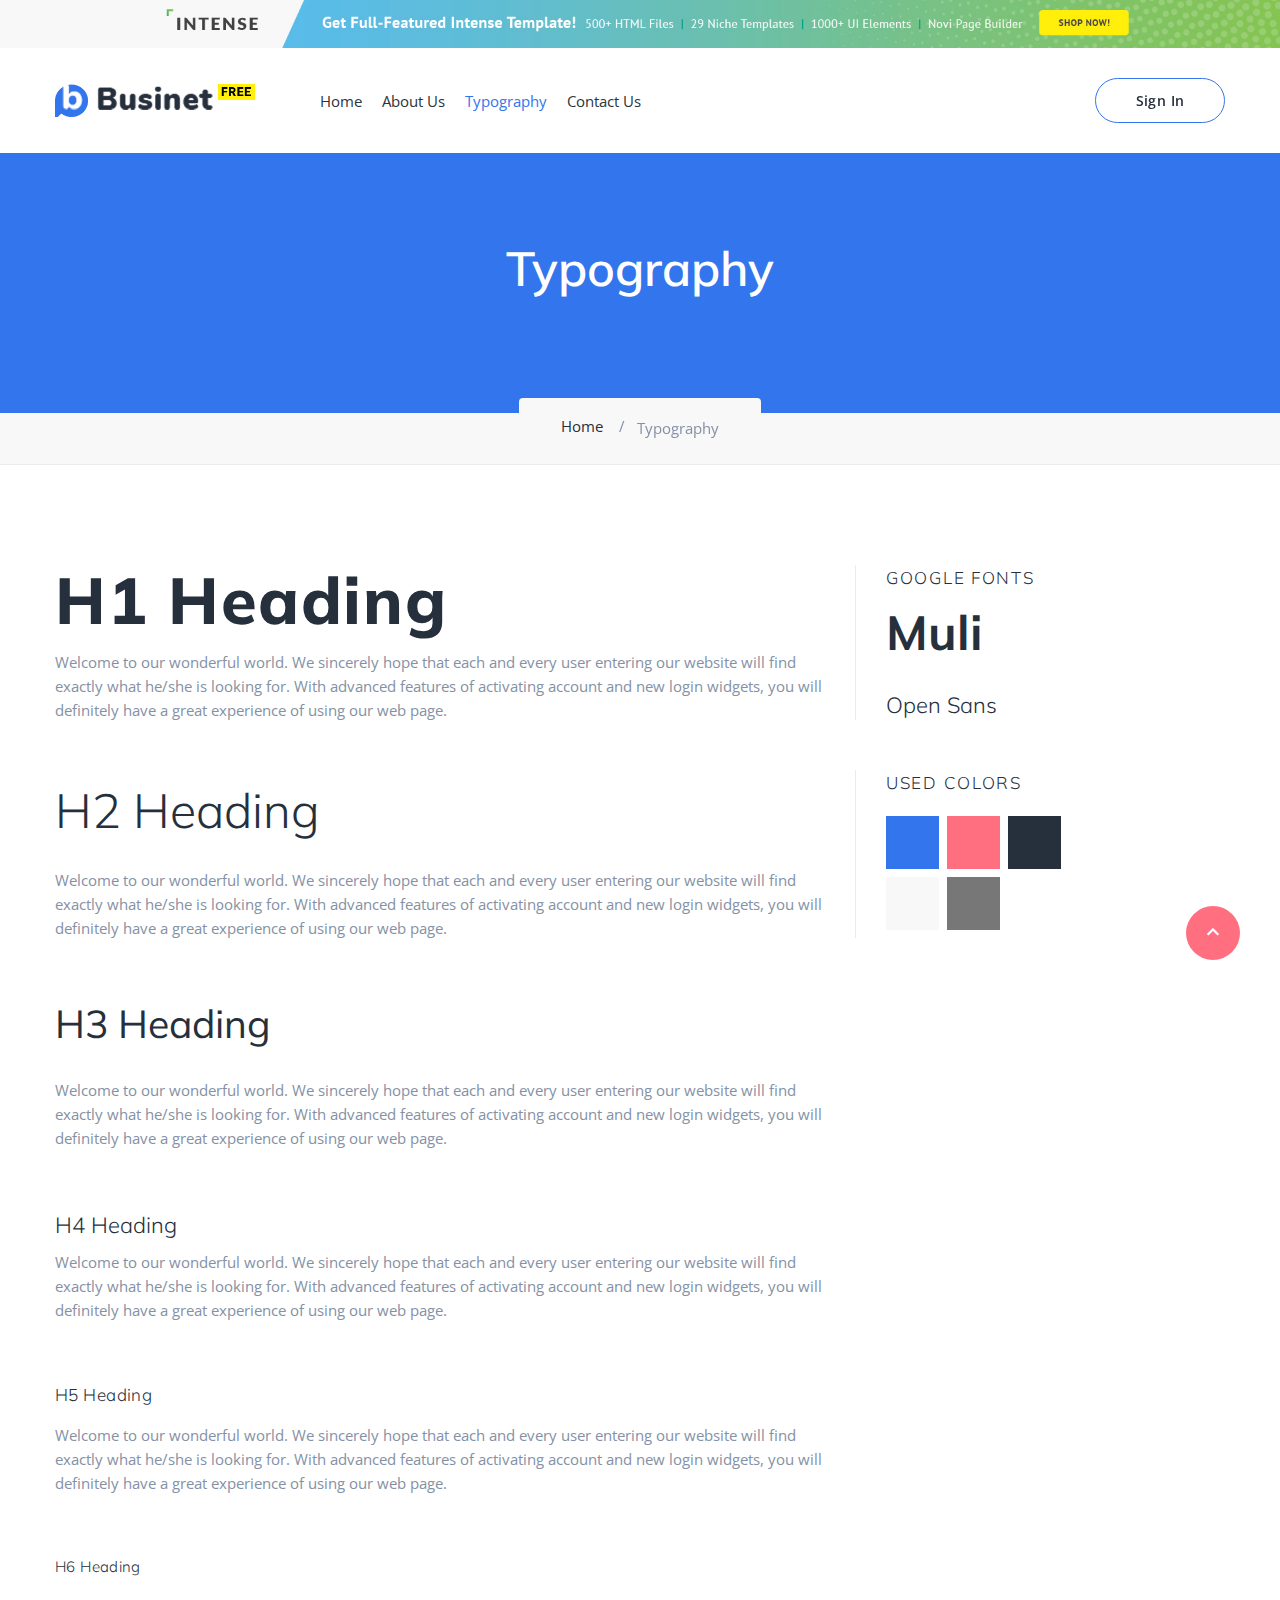
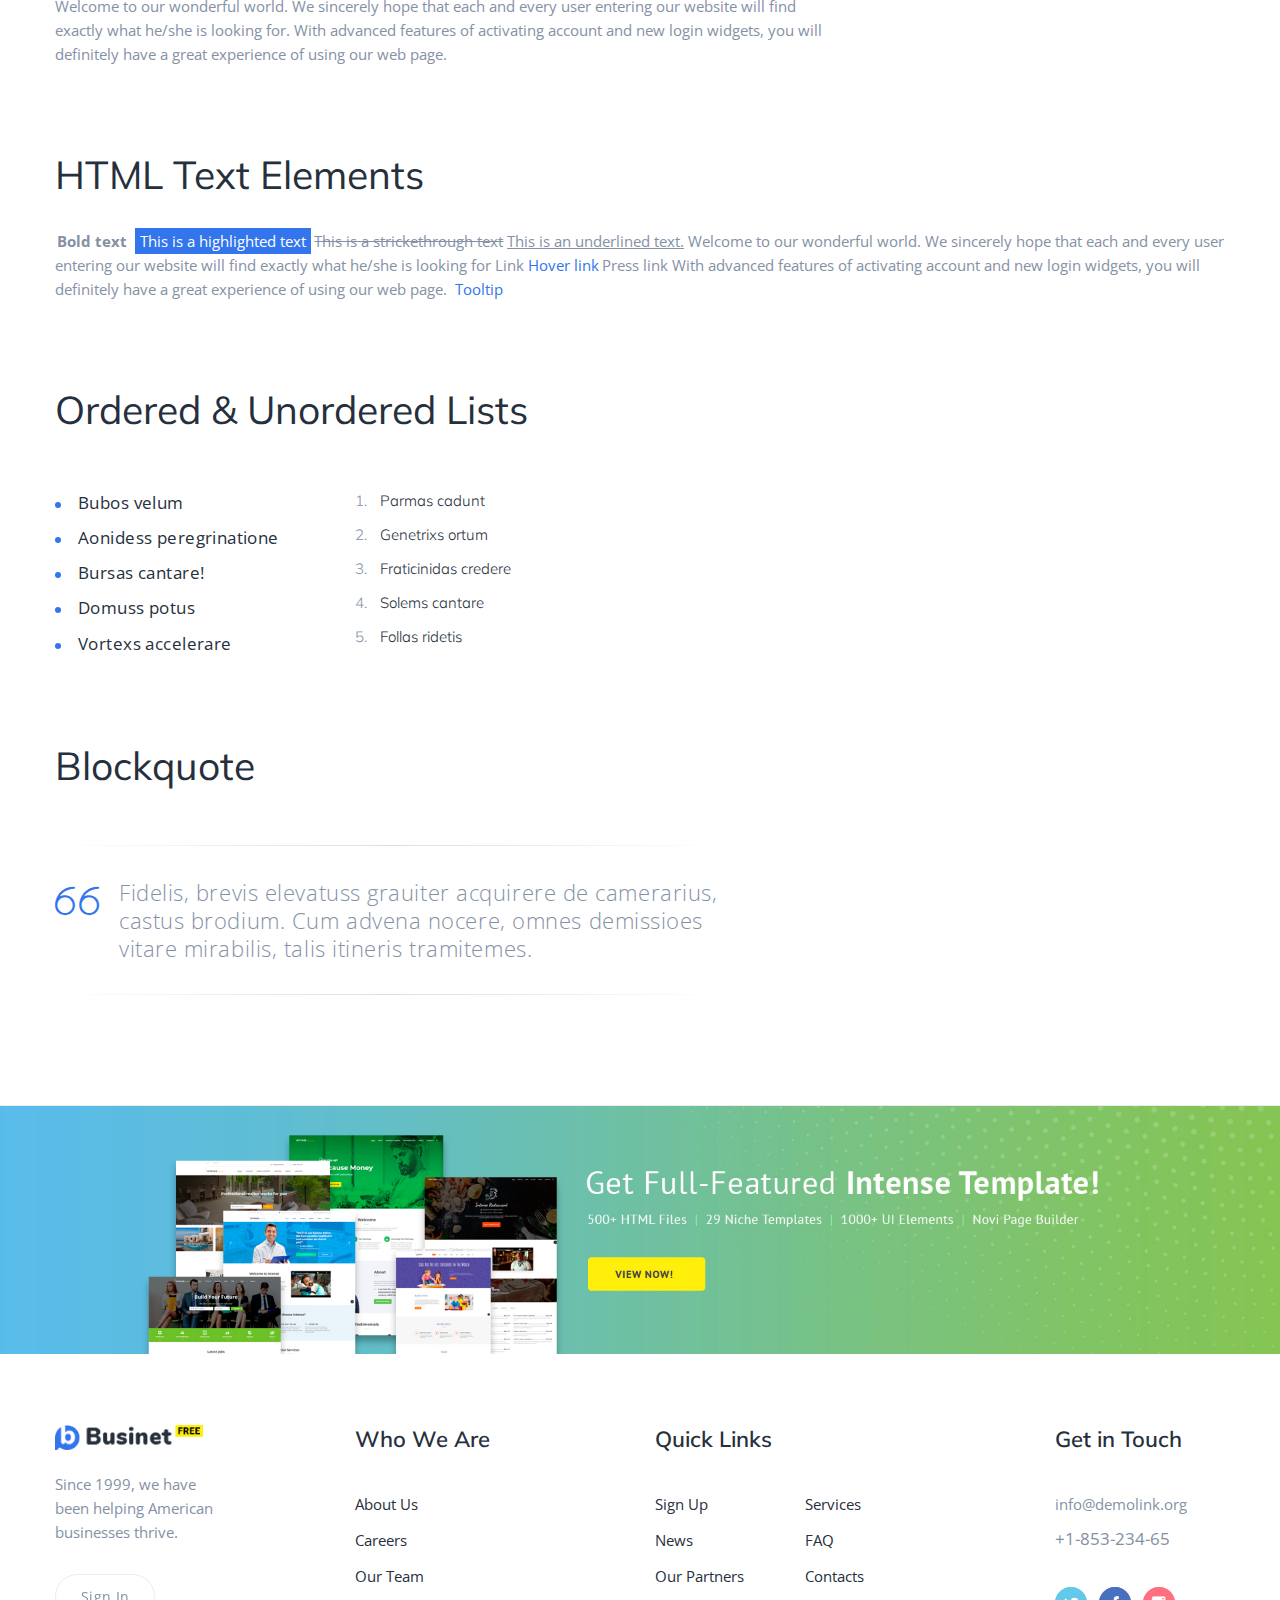
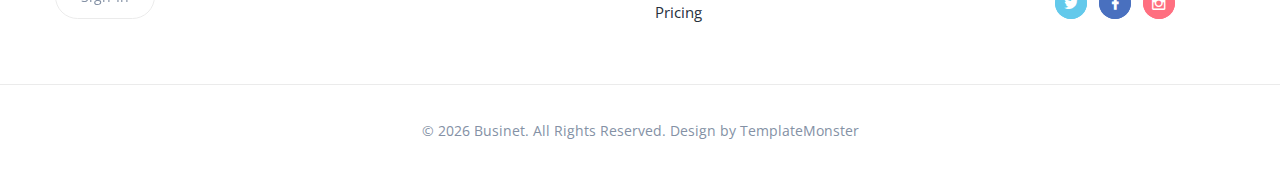
<file: src/main/resources/static/web/typography.html>
<!DOCTYPE html>
<html class="wide wow-animation" lang="en">
  <head>
    <title>Typography</title>
    <meta name="viewport" content="width=device-width height=device-height initial-scale=1.0">
    <meta charset="utf-8">
    <meta http-equiv="X-UA-Compatible" content="IE=edge">
    <link rel="icon" href="images/favicon.png" type="image/x-icon">
    <link rel="stylesheet" type="text/css" href="//fonts.googleapis.com/css?family=Open+Sans:300,400,600,700,800%7CMuli:100,300,400,600,800">
    <link rel="stylesheet" href="css/bootstrap.css">
    <link rel="stylesheet" href="css/fonts.css">
    <link rel="stylesheet" href="css/style.css">
    <style>.ie-panel{display: none;background: #212121;padding: 10px 0;box-shadow: 3px 3px 5px 0 rgba(0,0,0,.3);clear: both;text-align:center;position: relative;z-index: 1;} html.ie-10 .ie-panel, html.lt-ie-10 .ie-panel {display: block;}</style>
  </head>
  <body>
    <div class="ie-panel"><a href="http://windows.microsoft.com/en-US/internet-explorer/"><img src="images/ie8-panel/warning_bar_0000_us.jpg" height="42" width="820" alt="You are using an outdated browser. For a faster, safer browsing experience, upgrade for free today."></a></div>
    <div class="preloader" id="loading">
      <div class="preloader-body">
        <div id="loading-center-object">
          <div class="object" id="object_four"></div>
          <div class="object" id="object_three"></div>
          <div class="object" id="object_two"></div>
          <div class="object" id="object_one"></div>
        </div>
      </div>
    </div>
    <div class="page">
      <!-- Page Header--><a class="banner banner-top" href="https://www.templatemonster.com/intense-multipurpose-html-template.html" target="_blank"><img src="images/intense_02.jpg" alt=""/></a>
      <header class="section page-header">
        <!-- RD Navbar-->
        <div class="rd-navbar-wrap">
          <nav class="rd-navbar rd-navbar-modern" data-layout="rd-navbar-fixed" data-sm-layout="rd-navbar-fixed" data-md-layout="rd-navbar-fixed" data-md-device-layout="rd-navbar-fixed" data-lg-layout="rd-navbar-fixed" data-lg-device-layout="rd-navbar-fixed" data-xl-layout="rd-navbar-static" data-xl-device-layout="rd-navbar-static" data-xxl-layout="rd-navbar-static" data-xxl-device-layout="rd-navbar-static" data-lg-stick-up-offset="10px" data-xl-stick-up-offset="10px" data-xxl-stick-up-offset="10px" data-lg-stick-up="true" data-xl-stick-up="true" data-xxl-stick-up="true">
            <div class="rd-navbar-main">
              <!-- RD Navbar Panel-->
              <div class="rd-navbar-panel">
                <!-- RD Navbar Toggle-->
                <button class="rd-navbar-toggle" data-rd-navbar-toggle=".rd-navbar-nav-wrap"><span></span></button>
                <!-- RD Navbar Brand-->
                <div class="rd-navbar-brand"><a class="brand" href="../index.html"><img src="images/logo-default-297x63.png" alt="" width="148" height="31"/></a>
                </div>
              </div>
              <div class="rd-navbar-nav-wrap">
                <!-- RD Navbar Nav-->
                <ul class="rd-navbar-nav">
                  <li class="rd-nav-item"><a class="rd-nav-link" href="../index.html">Home</a>
                  </li>
                  <li class="rd-nav-item"><a class="rd-nav-link" href="about-us.html">About Us</a>
                  </li>
                  <li class="rd-nav-item active"><a class="rd-nav-link" href="typography.html">Typography</a>
                  </li>
                  <li class="rd-nav-item"><a class="rd-nav-link" href="contact-us.html">Contact Us</a>
                  </li>
                </ul>
              </div>
              <div class="rd-navbar-element"><a class="button button-sm button-header button-winona" href="#">Sign In</a>
              </div>
              <div class="rd-navbar-dummy"></div>
            </div>
          </nav>
        </div>
      </header>
      <section class="breadcrumbs-custom">
        <div class="breadcrumbs-custom-main context-dark">
          <div class="container">
            <div class="row justify-content-center">
              <div class="col-xl-9">
                <h2 class="breadcrumbs-custom-title">Typography</h2>
              </div>
            </div>
          </div>
        </div>
        <div class="breadcrumbs-custom-aside">
          <div class="container">
            <ul class="breadcrumbs-custom-path">
              <li><a href="../index.html">Home</a></li>
              <li class="active">Typography</li>
            </ul>
          </div>
        </div>
      </section>
      <!-- Base typography-->
      <section class="section section-lg">
        <div class="container">
          <div class="row row-50 flex-lg-row-reverse">
            <div class="col-lg-3 col-xl-4">
              <div class="row row-35 row-lg-50">
                <div class="col-sm-6 col-lg-12">
                  <article class="box-bordered">
                    <h5>Google Fonts</h5>
                    <h2 class="font-weight-bold">Muli</h2>
                    <h4>Open Sans</h4>
                  </article>
                </div>
                <div class="col-sm-6 col-lg-12">
                  <article class="box-bordered">
                    <h5>Used colors</h5>
                    <ul class="list-palette">
                      <li></li>
                      <li></li>
                      <li></li>
                      <li></li>
                      <li></li>
                    </ul>
                  </article>
                </div>
              </div>
            </div>
            <div class="col-lg-9 col-xl-8">
              <ul class="list-xl">
                <li>
                  <h1>H1 Heading</h1>
                  <p>Welcome to our wonderful world. We sincerely hope that each and every user entering our website will find exactly what he/she is looking for. With advanced features of activating account and new login widgets, you will definitely have a great experience of using our web page.</p>
                </li>
                <li>
                  <h2>H2 Heading</h2>
                  <p>Welcome to our wonderful world. We sincerely hope that each and every user entering our website will find exactly what he/she is looking for. With advanced features of activating account and new login widgets, you will definitely have a great experience of using our web page.</p>
                </li>
                <li>
                  <h3>H3 Heading</h3>
                  <p>Welcome to our wonderful world. We sincerely hope that each and every user entering our website will find exactly what he/she is looking for. With advanced features of activating account and new login widgets, you will definitely have a great experience of using our web page.</p>
                </li>
                <li>
                  <h4>H4 Heading</h4>
                  <p>Welcome to our wonderful world. We sincerely hope that each and every user entering our website will find exactly what he/she is looking for. With advanced features of activating account and new login widgets, you will definitely have a great experience of using our web page.</p>
                </li>
                <li>
                  <h5>H5 Heading</h5>
                  <p>Welcome to our wonderful world. We sincerely hope that each and every user entering our website will find exactly what he/she is looking for. With advanced features of activating account and new login widgets, you will definitely have a great experience of using our web page.</p>
                </li>
                <li>
                  <h6>H6 Heading</h6>
                  <p>Welcome to our wonderful world. We sincerely hope that each and every user entering our website will find exactly what he/she is looking for. With advanced features of activating account and new login widgets, you will definitely have a great experience of using our web page.</p>
                </li>
              </ul>
            </div>
          </div>
        </div>
        <!-- HTML Text Elements-->
        <div class="container">
          <h3>HTML Text Elements</h3>
          <p class="text-block"><span class="font-weight-bold">Bold text</span>
            <mark>This is a highlighted text</mark><span class="text-strike">This is a strickethrough text</span><span class="text-underline">This is an underlined text.</span><span>Welcome to our wonderful world. We sincerely hope that each and every user entering our website will find exactly what he/she is looking for</span><a href="#">Link</a><a class="link-hover" href="#">Hover link</a><a class="link-active" href="#">Press link</a><span>With advanced features of activating account and new login widgets, you will definitely have a great experience of using our web page.</span><span class="tooltip-custom" data-toggle="tooltip" data-placement="top" title="Default text">Tooltip</span>
          </p>
        </div>
        <!-- Ordered & unOrdered List-->
        <div class="container">
          <h3>Ordered & Unordered Lists</h3>
          <div class="row row-50">
            <div class="col-sm-6 col-md-5 col-lg-4 col-xl-3">
              <ul class="list-marked">
                <li>Bubos velum</li>
                <li>Aonidess peregrinatione</li>
                <li>Bursas cantare!</li>
                <li>Domuss potus</li>
                <li>Vortexs accelerare</li>
              </ul>
            </div>
            <div class="col-sm-6 col-md-5 col-lg-4 col-xl-3">
              <ol class="list-ordered">
                <li>Parmas cadunt</li>
                <li>Genetrixs ortum</li>
                <li>Fraticinidas credere</li>
                <li>Solems cantare</li>
                <li>Follas ridetis</li>
              </ol>
            </div>
          </div>
        </div>
        <!-- Blockquote-->
        <div class="container">
          <h3>Blockquote</h3>
          <div class="row row-50">
            <div class="col-lg-9 col-xl-7">
              <!-- Quote Light-->
              <blockquote class="quote-light">
                <div class="quote-light-mark linearicons-quote-open"></div>
                <div class="quote-light-text">
                  <p>Fidelis, brevis elevatuss grauiter acquirere de camerarius, castus brodium. Cum advena nocere, omnes demissioes vitare mirabilis, talis itineris tramitemes.</p>
                </div>
              </blockquote>
            </div>
          </div>
        </div>
      </section>
      <!-- Page Footer-->
      <footer class="section footer-classic"><a class="banner" href="https://www.templatemonster.com/intense-multipurpose-html-template.html" target="_blank"><img src="images/intense_big_02.jpg" alt=""/></a>
        <div class="footer-classic-main">
          <div class="container">
            <div class="row row-50 justify-content-lg-between">
              <div class="col-sm-7 col-lg-3 col-xl-2"><a class="brand" href="../index.html"><img src="images/logo-default-297x63.png" alt="" width="148" height="31"/></a>
                <p><span style="max-width: 250px;">Since 1999, we have been helping American businesses thrive.</span></p><a class="button button-sm button-default-outline button-winona" href="#">Sign In</a>
              </div>
              <div class="col-sm-5 col-lg-3 col-xl-2">
                <h4 class="footer-classic-title">Who We Are</h4>
                <ul class="list footer-classic-list">
                  <li><a href="about-us.html">About Us</a></li>
                  <li><a href="#">Careers</a></li>
                  <li><a href="#">Our Team</a></li>
                </ul>
              </div>
              <div class="col-sm-7 col-lg-5 col-xl-3">
                <h4 class="footer-classic-title">Quick  Links</h4>
                <ul class="list footer-classic-list footer-classic-list_2-cols">
                  <li><a href="#">Sign Up</a></li>
                  <li><a href="#">News</a></li>
                  <li><a href="#">Our Partners</a></li>
                  <li><a href="#">Pricing</a></li>
                  <li><a href="#">Services</a></li>
                  <li><a href="#">FAQ</a></li>
                  <li><a href="contact-us.html">Contacts</a></li>
                </ul>
              </div>
              <div class="col-sm-5 col-lg-9 col-xl-2">
                <h4 class="footer-classic-title">Get in Touch</h4>
                <div class="row row-20 row-sm-35">
                  <div class="col-6 col-sm-12 col-lg-8 col-xl-12">
                    <div class="row row-10 text-default">
                      <div class="col-lg-6 col-xl-12"><a href="mailto:#">info@demolink.org</a></div>
                      <div class="col-lg-6 col-xl-12"><a class="big" href="tel:#">+1-853-234-65</a></div>
                    </div>
                  </div>
                  <div class="col-6 col-sm-12 col-lg-4 col-xl-12 text-right text-sm-left">
                    <div class="group group-xs"><a class="link link-social-1 mdi mdi-twitter" href="#"></a><a class="link link-social-1 mdi mdi-facebook" href="#"></a><a class="link link-social-1 mdi mdi-instagram" href="#"></a></div>
                  </div>
                </div>
              </div>
            </div>
          </div>
        </div>
        <div class="footer-classic-aside">
          <div class="container">
            <p class="rights"><span>&copy;&nbsp;</span><span class="copyright-year"></span><span>&nbsp;</span><span>Businet</span>. All Rights Reserved. Design by <a href="https://www.templatemonster.com">TemplateMonster</a></p>
          </div>
        </div>
      </footer>
    </div>
    <div class="snackbars" id="form-output-global"></div>
    <script src="js/core.min.js"></script>
    <script src="js/script.js"></script>
  </body>
</html>
</file>
<file: src/main/resources/static/web/css/style.css>
@charset "UTF-8";@import url('https://fonts.googleapis.com/css?family=Montserrat:400,800');/** Trunk version 2.0.1*//** Contexts*/.context-dark, .bg-gray-900, .bg-accent,.context-dark h1,.bg-gray-900 h1,.bg-accent h1, .context-dark h2, .bg-gray-900 h2, .bg-accent h2, .context-dark h3, .bg-gray-900 h3, .bg-accent h3, .context-dark h4, .bg-gray-900 h4, .bg-accent h4, .context-dark h5, .bg-gray-900 h5, .bg-accent h5, .context-dark h6, .bg-gray-900 h6, .bg-accent h6, .context-dark .heading, .bg-gray-900 .heading, .bg-accent .heading {	color: #ffffff;}a:focus,button:focus {	outline: none !important;}button::-moz-focus-inner {	border: 0;}*:focus {	outline: none;}blockquote {	padding: 0;	margin: 0;}input,button,select,textarea {	outline: none;}label {	margin-bottom: 0;}p {	margin: 0;}ul,ol {	list-style: none;	padding: 0;	margin: 0;}ul li,ol li {	display: block;}dl {	margin: 0;}dt,dd {	line-height: inherit;}dt {	font-weight: inherit;}dd {	margin-bottom: 0;}cite {	font-style: normal;}form {	margin-bottom: 0;}blockquote {	padding-left: 0;	border-left: 0;}address {	margin-top: 0;	margin-bottom: 0;}figure {	margin-bottom: 0;}html p a:hover {	text-decoration: none;}/** Typography*/body {	font-size: 14px;	letter-spacing: 0;	background-color: #ffffff;	-webkit-text-size-adjust: none;	-webkit-font-smoothing: subpixel-antialiased;}@media (max-width: 767.98px) {	body {		line-height: 1.6;	}}@media (min-width: 768px) {	body {		font-size: 15px;	}}h1, h2, h3, h4, h5, h6, .heading {	margin-top: 0;	margin-bottom: 0;	font-family: Muli, sans-serif;	font-weight: 300;	color: #262f3c;}h1 a, h2 a, h3 a, h4 a, h5 a, h6 a, .heading a {	color: inherit;}h1 a:hover, h2 a:hover, h3 a:hover, h4 a:hover, h5 a:hover, h6 a:hover, .heading a:hover {	color: #3375ec;}h1,.heading-1 {	font-size: 34px;	font-weight: 800;	line-height: 1.5;	letter-spacing: .025em;}@media (min-width: 768px) {	h1,	.heading-1 {		font-size: 44px;	}}@media (min-width: 1200px) {	h1,	.heading-1 {		font-size: 65px;		line-height: 1.07692;	}}h2,.heading-2 {	font-size: 28px;	line-height: 1.35;	letter-spacing: 0;}@media (min-width: 768px) {	h2,	.heading-2 {		font-size: 40px;	}}@media (min-width: 1200px) {	h2,	.heading-2 {		font-size: 48px;		line-height: 1.16981;	}}@media (min-width: 1600px) {	h2,	.heading-2 {		font-size: 53px;	}}h3,.heading-3 {	font-size: 22px;	font-weight: 400;	line-height: 1.35;	letter-spacing: 0;}@media (min-width: 576px) {	h3,	.heading-3 {		font-size: 24px;	}}@media (min-width: 768px) {	h3,	.heading-3 {		font-size: 30px;	}}@media (min-width: 1200px) {	h3,	.heading-3 {		font-size: 39px;		line-height: 1.23077;	}}h4,.heading-4 {	font-size: 18px;	line-height: 1.35;	letter-spacing: 0;}@media (min-width: 992px) {	h4,	.heading-4 {		font-size: 19px;	}}@media (min-width: 1200px) {	h4,	.heading-4 {		font-size: 22px;		line-height: 1.36364;	}}@media (min-width: 1200px) {	h4.h4-bigger,	.heading-4.h4-bigger {		font-size: 26px;	}}h5,.heading-5 {	font-size: 16px;	line-height: 1.35;	letter-spacing: .025em;}@media (min-width: 992px) {	h5,	.heading-5 {		font-size: 17px;		line-height: 1.52941;	}}h6,.heading-6 {	font-size: 14px;	line-height: 1.35;	letter-spacing: .025em;}@media (min-width: 576px) {	h6,	.heading-6 {		font-size: 15px;		line-height: 1.6;	}}.heading-7 {	font-family: "Open Sans", -apple-system, BlinkMacSystemFont, "Segoe UI", Roboto, "Helvetica Neue", Arial, sans-serif;	font-size: 12px;	font-weight: 600;	line-height: 1.35;	color: #8491a5;	text-transform: uppercase;	letter-spacing: .34em;}.heading-alternate-1 {	font-size: 18px;	font-weight: 600;	letter-spacing: 0;}@media (min-width: 576px) {	.heading-alternate-1 {		font-size: 20px;	}}@media (min-width: 768px) {	.heading-alternate-1 {		font-size: 24px;	}}@media (min-width: 992px) {	.heading-alternate-1 {		font-size: 29px;	}}.text-extra-large {	font-family: Muli, sans-serif;	font-size: 88px;	line-height: 1;	font-weight: 100;	letter-spacing: .08em;	color: #262f3c;}@media (min-width: 576px) {	.text-extra-large {		font-size: 70px;	}}@media (min-width: 576px) {	.text-extra-large {		font-size: 155px;	}}@media (min-width: 1600px) {	.text-extra-large {		font-size: 250px;	}}.heading-decoration-1 {	position: relative;	padding-left: 30px;}.heading-decoration-1::before {	content: '';	position: absolute;	top: .66em;	left: 0;	height: 1px;	width: 20px;	background: #d7d7d7;}.heading-decoration-1 span {	display: inline-block;	line-height: 1.1;}@media (min-width: 576px) {	.heading-decoration-1 {		padding-left: 40px;	}	.heading-decoration-1::before {		top: .8em;		width: 24px;	}}@media (min-width: 1200px) {	.heading-decoration-1 {		padding-left: 85px;	}	.heading-decoration-1::before {		top: .65em;		width: 60px;	}}.heading-decoration-2 {	position: relative;	padding-left: 30px;	line-height: 1.05;}.heading-decoration-2::before {	content: '';	position: absolute;	top: .7em;	left: 0;	height: 3px;	width: 20px;	background: #3375ec;}.heading-decoration-2 span {	display: inline;	margin-right: .25em;	line-height: 1.1;}@media (min-width: 576px) {	.heading-decoration-2 {		padding-left: 60px;	}	.heading-decoration-2::before {		top: .8em;		height: 4px;		width: 35px;	}}@media (min-width: 1200px) {	.heading-decoration-2::before {		top: .66em;	}}.heading-mod-1 {	margin-top: -.35em;}.heading-mod-1 span {	display: inline;	line-height: 1.2;}.heading-mod-1 br {	display: flex;	height: 0;}small,.small {	display: block;	font-size: 13px;	line-height: 1.38462;}mark,.mark {	padding: 3px 5px;	color: #ffffff;	background: #3375ec;}.big {	font-size: 15px;	line-height: 1.4;	font-weight: 400;}@media (min-width: 992px) {	.big {		font-size: 16px;		line-height: 1.5;	}}@media (min-width: 1200px) {	.big {		font-size: 17px;		line-height: 1.52941;	}}.lead {	font-size: 24px;	line-height: 34px;	font-weight: 300;}code {	padding: 10px 5px;	border-radius: 0.2rem;	font-size: 90%;	color: #3f4856;	background: #f9f8f8;}p [data-toggle='tooltip'] {	padding-left: .25em;	padding-right: .25em;	color: #3375ec;}p [style*='max-width'] {	display: inline-block;}::selection {	background: rgba(38, 47, 60, 0.5);	color: #ffffff;}::-moz-selection {	background: rgba(38, 47, 60, 0.5);	color: #ffffff;}.text-1 {	color: #262f3c;	letter-spacing: 0;}.text-1 > * {	margin-right: .2em;}/** Brand*/.brand {	display: inline-block;}.brand .brand-logo-light {	display: none;}.brand .brand-logo-dark {	display: block;}/*** Badge Custom*/.badge {	font-weight: 700;	color: #3375ec;	background: #e5ebf7;	text-transform: uppercase;	letter-spacing: .075em;}.context-dark .badge, .bg-gray-900 .badge, .bg-accent .badge {	color: #ffffff;	background: rgba(255, 255, 255, 0.2);}.badge-1 {	padding: 10px 12px;	font-weight: 700;	font-size: 15px;	letter-spacing: .025em;	text-transform: none;	border-radius: 0;}.badge-sm {	padding: 5px 10px;	font-size: 12px;	letter-spacing: .025em;}.badge.badge-secondary {	color: #ffffff;	background: #ff6f80;}.badge.badge-color-1 {	color: #3375ec;	background: #e5ebf7;}.badge.badge-accent {	color: #ffffff;	background-color: #3375ec;}/** Links*/a {	transition: all 0.3s ease-in-out;}a, a:focus, a:active, a:hover {	text-decoration: none;}a, a:focus, a:active {	color: inherit;}a:hover {	color: #3375ec;}a[href*='tel'], a[href*='mailto'] {	white-space: nowrap;}.link-hover {	color: #3375ec;}.link-press {	color: #1c65ea;}.privacy-link {	display: inline-block;}* + .privacy-link {	margin-top: 25px;}.link-default {	letter-spacing: .01em;	color: #262f3c;}.link-default:hover {	color: #3375ec;}.link-social-1 {	position: relative;	width: 2em;	height: 2em;	border-radius: 50%;	text-align: center;	color: #ffffff;	background: #8491a5;	font-size: 16px;	line-height: 2em;}.link-social-1, .link-social-1:active, .link-social-1:focus, .link-social-1:hover {	color: #ffffff;}.link-social-1::after {	content: '';	pointer-events: none;	position: absolute;	width: 100%;	height: 100%;	border-radius: 50%;	top: 0;	left: 0;	padding: 2px;	z-index: -1;	background: #3375ec;	opacity: 1;	transform: scale(1);}.link-social-1[class*='twitter'] {	background: #63c9eb;}.link-social-1[class*='twitter']::after {	background: #63c9eb;}.link-social-1[class*='facebook'] {	background: #4970bf;}.link-social-1[class*='facebook']::after {	background: #4970bf;}.link-social-1[class*='instagram'] {	background: #ff6f80;}.link-social-1[class*='instagram']::after {	background: #ff6f80;}.link-social-1[class*='linkedin'] {	background: #3078bb;}.link-social-1[class*='linkedin']::after {	background: #3078bb;}.link-social-1:hover::after {	transition: transform 0.2s, opacity 0.3s;	transform: scale(1.3);	opacity: 0;}.link-social-2 {	color: #262f3c;}.link-social-2:hover {	color: #3375ec;}.link-social-2[class*='twitter']:hover {	color: #63c9eb;}.link-social-2[class*='facebook']:hover {	color: #4970bf;}.link-social-2[class*='instagram']:hover {	color: #ff6f80;}.link-underline {	display: inline-block;	position: relative;	overflow: hidden;	text-overflow: ellipsis;	max-width: 100%;	white-space: nowrap;	text-align: center;	letter-spacing: .01em;}.link-underline::before, .link-underline::after {	content: '';	position: absolute;	bottom: 0;	width: 100%;	height: 1px;	background: #262f3c;}.link-underline::before {	transition: .22s .22s ease-in;	transform: translateX(-110%);}.link-underline::after {	left: 0;	transition: .22s ease-in;}.link-underline, .link-underline:active, .link-underline:focus, .link-underline:hover {	color: #262f3c;}.link-underline:hover::after {	right: 0;	left: auto;	width: 0;}.link-underline:hover::before {	transform: translateX(0);}.link-icon {	position: relative;	display: inline-block;	padding: 3px;	white-space: nowrap;	letter-spacing: 0;	transition: .22s ease-in;}.link-icon > * {	display: inline-block;	vertical-align: middle;}.link-icon .icon {	position: relative;	top: 1px;	transition: transform .22s ease-in;}.link-icon > * + * {	margin-left: 5px;}.link-icon, .link-icon:active, .link-icon:focus, .link-icon:hover {	color: #262f3c;}.link-icon:hover {	opacity: .5;}.link-icon-left .icon + span {	transition: transform .22s ease-in;}.link-icon-left:hover .icon {	transform: translateX(-8px);}.link-icon-left:hover .icon + span {	transform: translateX(-6px);}.link-image-1 {	display: block;	opacity: .3;	transition: .25s ease-in-out opacity;}.link-image-1 img {	display: block;}.link-image-1:hover {	opacity: .8;}.link-image-2 {	display: block;	opacity: .6;	transition: .25s ease-in-out opacity;}.link-image-2 img {	display: block;}.link-image-2:hover {	opacity: .99;}.link-modern {	display: inline-flex;	align-items: center;	white-space: nowrap;	color: #262f3c;	letter-spacing: .075em;}.link-modern .icon {	order: 10;	margin-left: 7px;	color: #ff6f80;}.link-modern:hover {	color: #ff6f80;}.icon.link-waypoint-icon {	font-size: 26px;}* + .link-waypoint-icon {	margin-top: 15px;}.context-dark .link-waypoint-icon, .bg-gray-900 .link-waypoint-icon, .bg-accent .link-waypoint-icon {	color: rgba(255, 255, 255, 0.6);}.context-dark .link-waypoint-icon:hover, .bg-gray-900 .link-waypoint-icon:hover, .bg-accent .link-waypoint-icon:hover {	color: #ffffff;}@media (min-width: 768px) {	* + .link-waypoint-icon {		margin-top: 25px;	}}/** Blocks*/.block-custom {	max-width: 670px;}@media (min-width: 992px) {	.block-custom {		position: relative;		padding-left: 70px;	}	.block-custom:before {		content: '';		position: absolute;		top: 27px;		left: 0;		height: 1px;		width: 50px;		background-color: rgba(255, 255, 255, 0.66);	}}@media (min-width: 1200px) {	.block-custom {		padding-left: 100px;	}	.block-custom:before {		top: 35px;		width: 70px;	}}.block-1 {	max-width: 400px;}@media (min-width: 992px) {	.block-2 {		max-width: 220px;	}}.block-3 {	display: inline-block;	max-width: 600px;}* + .block-3 {	margin-top: 15px;}@media (min-width: 768px) {	* + .block-3 {		margin-top: 35px;	}}.block-4 {	max-width: 540px;}@media (min-width: 576px) {	.block-4 {		padding-right: 30px;	}}@media (min-width: 768px) {	.block-4 {		padding-right: 15px;	}}@media (min-width: 992px) {	.block-4 {		padding-right: 30px;	}}@media (min-width: 992px) {	.block-5 {		padding-left: 30px;	}}@media (min-width: 1200px) {	.block-5 {		padding-left: 70px;	}}.block-6 {	position: relative;	z-index: 1;	padding: 45px 15px;	max-width: 430px;	margin-left: auto;	margin-right: auto;}@media (min-width: 1200px) {	.block-6 {		max-width: 600px;		padding: 90px 0 120px 100px;		margin-right: 0;	}	.block-6 .form-lg {		margin-right: 30px;	}}@media (min-width: 1600px) {	.block-6 {		padding: 120px 0 140px 110px;	}}* + .block-6 {	margin-top: 30px;}@media (min-width: 992px) {	.block-7 {		max-width: 280px;	}}@media (min-width: 992px) {	.block-8 {		max-width: 420px;	}}.block-9 {	max-width: 210px;}.block-10 {	max-width: 540px;}.block-11 {	max-width: 520px;}.block-ratio {	display: flex;}@media (max-width: 575.98px) {	.block-ratio {		max-width: 400px;		margin-left: auto;		margin-right: auto;	}}.block-ratio-content,.block-ratio-dummy {	width: 100%;	flex-shrink: 0;}.block-ratio-dummy {	visibility: hidden;	opacity: 0;	order: 10;}.block-ratio-dummy::before {	content: '';	display: block;}.block-ratio-content {	display: flex;}.block-ratio-content > * {	min-width: 100%;}.block-ratio-1 .block-ratio-dummy::before {	padding-bottom: 67.56757%;}.block-ratio-2 .block-ratio-dummy::before {	padding-bottom: 116.21622%;}.block-ratio-3 .block-ratio-dummy::before {	padding-bottom: 55.84416%;}/** Boxes*/.box-bordered {	padding-left: 30px;	border-left: 1px solid #ebebeb;}.box-bordered h5, .box-bordered .heading-5 {	letter-spacing: .1em;	text-transform: uppercase;}* + .box-bordered {	margin-top: 35px;}@media (min-width: 768px) {	* + .box-bordered {		margin-top: 50px;	}}.box-shadow-1 {	max-width: 630px;	margin-left: auto;	margin-right: auto;	padding: 35px 20px 40px;	border-radius: 6px;	box-shadow: 1px 6px 32px 0 rgba(75, 81, 91, 0.11);}.box-shadow-1-main {	max-width: 320px;	margin-left: auto;	margin-right: auto;}* + .box-shadow-1-main {	margin-top: 20px;}@media (min-width: 360px) {	.box-shadow-1 {		padding: 35px 25px 40px;	}	.box-shadow-1-main {		padding: 0 10px;	}}@media (min-width: 768px) {	.box-shadow-1 {		padding: 60px 30px 80px;	}	.box-shadow-1 .brand + p {		margin-top: 35px;	}	* + .box-shadow-1-main {		margin-top: 35px;	}}.box-custom-1 {	padding: 20px;	text-align: center;	background: #f9f8f8;}.box-custom-1 > * {	max-width: 200px;}.box-custom-1 h2,.box-custom-1 .heading-2 {	font-weight: 300;}.block-ratio .box-custom-1 {	display: flex;	flex-direction: column;	align-items: center;	justify-content: center;}.bg-gray-100 .box-custom-1 {	background: #ffffff;}.box-custom-2 {	position: relative;	z-index: 1;	padding: 30px 20px;}div.box-custom-2 {	background-color: transparent;}.box-custom-2-bg,.box-custom-2-bg::after,.box-custom-2-bg-image {	position: absolute;	top: 0;	right: 0;	bottom: 0;	left: 0;	pointer-events: none;}.box-custom-2-bg {	border-radius: 0 0 22px 22px;	overflow: hidden;}.box-custom-2-bg::after {	content: '';	opacity: .68;	border-radius: inherit;	background: linear-gradient(227deg, #1732f6 0%, #1165ff 100%);}.box-custom-2-bg-inner {	position: absolute;	top: 0;	right: 0;	bottom: 0;	left: 0;}.box-custom-2-bg-image {	background-size: cover;	background-position: 70% center;}.box-custom-2-inner {	position: relative;	z-index: 2;	max-width: 420px;}@media (min-width: 768px) {	.box-custom-2 {		padding: 80px 50px 100px;	}}@media (min-width: 1200px) {	.box-custom-2 {		padding: 20px 25px 50px 60px;	}	.box-custom-2-bg {		top: -48%;		right: -52%;		bottom: -40%;		margin-right: 0;		transform: rotate(-12deg);		border-radius: 8%;		border: 1px solid transparent;	}	.box-custom-2-bg::after {		top: -9%;		right: -10%;		bottom: -10%;		left: -10%;	}	.box-custom-2-bg-inner {		top: -10%;		right: -5%;		bottom: -5%;		left: -12%;		transform: rotate(12deg);		border: 1px solid transparent;	}}@media (min-width: 1740px) {	.box-custom-2 {		padding: 0 25px 100px 110px;	}	.box-custom-2-bg {		left: -4%;		transform: rotate(-18.5deg);	}	.box-custom-2-bg-inner {		transform: rotate(18.5deg);	}	.box-custom-2-inner {		max-width: 450px;	}}.box-custom-3 {	padding: 30px 0;	border-radius: 7px;	background: #ffffff;	box-shadow: -1px 7px 51px 0px rgba(75, 81, 91, 0.18);}.section-box-custom-3-outer {	position: relative;	z-index: 10;	padding-bottom: 50px;	margin-bottom: -80px;}.section-box-custom-3.parallax-container {	overflow: visible;}.section-box-custom-3 .material-parallax {	overflow: hidden;	bottom: 30px;}.section-box-custom-3 .box-custom-3-container {	margin-bottom: -30px;}.section-box-custom-3-outer + .section {	padding-top: 110px;}@media (min-width: 768px) {	.box-custom-3 {		padding: 45px 0;	}	.section-box-custom-3-outer {		padding-bottom: 100px;		margin-bottom: -150px;	}	.section-box-custom-3 .material-parallax {		bottom: 50px;	}	.section-box-custom-3-outer + .section {		padding-top: 120px;	}}@media (min-width: 1200px) {	.box-custom-3 {		padding: 90px 0;	}	.section-box-custom-3-outer {		padding-bottom: 95px;		margin-bottom: -190px;	}	.section-box-custom-3 .material-parallax {		bottom: 95px;	}	.section-box-custom-3-outer + .section {		padding-top: 200px;	}}.box-custom-4 {	position: relative;}.box-custom-4-aside {	position: relative;	text-align: center;}div.box-custom-4-aside {	background-color: transparent;}.box-custom-4-aside-decoration,.box-custom-4-aside-decoration-bg,.box-custom-4-icon-outer {	position: absolute;	top: 0;	right: 0;	bottom: 0;	left: 0;}.box-custom-4-aside-decoration-bg {	background-image: linear-gradient(to top, #5db1e1 0%, #0bb7d1 100%);}.box-custom-4-icon-outer {	overflow: hidden;}.icon.box-custom-4-icon {	position: absolute;	top: 50%;	left: 50%;	transform: translate3d(-50%, -50%, 0);	color: rgba(255, 255, 255, 0.08);	font-size: 500px;}.box-custom-4-main {	position: relative;	padding: 30px 15px 50px;}.box-custom-4-main-decoration {	position: absolute;	top: 50%;	transform: translate3d(0, -50%, 0);	right: 0;	width: 19.8%;	height: 73%;	max-height: 555px;	max-width: 285px;	min-width: 250px;	pointer-events: none;}.box-custom-4-main-decoration::before {	content: '';	position: absolute;	top: 0;	right: 0;	background: url(../images/mobile-app-decoration-1.png);	background-size: cover;	width: 100%;	opacity: .5;	padding-bottom: 195.07042%;}.box-custom-4-aside .button-play {	margin-top: 0;}@media (max-width: 767.98px) {	.box-custom-4-aside {		display: flex;		flex-direction: column;		align-items: center;		padding: 45px 30px;	}	.box-custom-4-aside .button-play {		flex-shrink: 0;	}	.box-custom-4-aside .iphone-frame-4-outer {		margin-right: -100px;		margin-left: -30px;		transform: translate3d(25px, 15px, 0);		width: 100%;	}	.box-custom-4-aside * + .iphone-frame-4-group {		margin-top: 15px;	}}@media (min-width: 576px) and (max-width: 767.98px) {	.box-custom-4-aside {		padding-left: 20px;		padding-right: 20px;	}}@media (min-width: 576px) {	.box-custom-4 {		display: flex;		flex-direction: row-reverse;	}	.box-custom-4-main {		display: flex;		flex-direction: column;		justify-content: center;		align-items: center;		flex-grow: 1;		padding-left: 35px;	}	.box-custom-4-aside {		position: relative;		z-index: 1;		text-align: center;	}	.box-custom-4-aside * + .iphone-frame-4-group {		margin-top: 10px;	}	.icon.box-custom-4-icon {		font-size: 600px;	}}@media (min-width: 768px) {	.box-custom-4-aside {		padding: 30px 0;	}	.box-custom-4-main {		padding-left: 150px;	}}@media (min-width: 768px) and (max-width: 991.98px) {	.box-custom-4-aside .iphone-frame-4-group {		margin-right: -100px;		margin-left: -30px;		transform: translate3d(15px, 15px, 0);	}}@media (min-width: 992px) {	.box-custom-4 {		min-height: 39.58333vw;	}	.box-custom-4-main {		padding-left: 170px;	}	.box-custom-4-aside {		width: calc(190px + 15.1vw);		flex-shrink: 0;		padding-left: 45px;	}	.box-custom-4-aside-content {		display: flex;		align-items: center;	}	.box-custom-4-aside-content > * {		flex-shrink: 0;	}	.box-custom-4-aside-content .iphone-frame-4-group {		margin-top: 0;	}	.icon.box-custom-4-icon {		font-size: 740px;	}}@media (min-width: 1200px) {	.box-custom-4-main {		padding-left: 225px;	}}@media (min-width: 1200px) {	.box-custom-4-aside .iphone-frame-4-group {		transform: translate3d(45px, 15px, 0);	}}@media (min-width: 1400px) {	.box-custom-4-main {		padding-left: 140px;	}	.box-custom-4-aside .iphone-frame-4-group {		transform: translate3d(70px, 15px, 0);	}	.icon.box-custom-4-icon {		font-size: 800px;	}}@media (min-width: 1600px) {	.box-custom-4-main {		padding: 30px 200px 50px 230px;	}	.box-custom-4-aside {		padding: 10px 0 5px 75px;	}	.box-custom-4-main-decoration::before {		opacity: 1;	}	.box-custom-4-aside-content {		max-width: 480px;		margin-left: auto;	}}@media (min-width: 1920px) {	.box-custom-4 {		min-height: 760px;	}	.box-custom-4-aside {		justify-content: flex-end;		width: calc(58vw - 480px);	}	.box-custom-4-aside .iphone-frame-4-group {		transform: translate3d(160px, 15px, 0);	}}div.box-custom-5-main {	position: relative;	overflow: hidden;	background-image: linear-gradient(to bottom, #4dcde4 0%, #086ca6 100%);	padding: 0 20px;}.box-custom-5-aside {	padding: 30px 15px;	max-width: 400px;	margin-left: auto;	margin-right: auto;}.box-custom-5-main-header {	padding: 30px 0 20px;}.box-custom-5-main-inner {	position: relative;	z-index: 1;	max-width: 450px;	margin: auto;}.box-custom-5-main-text {	position: relative;	left: -1vw;	max-width: 400px;	margin-left: auto;	margin-right: auto;	margin-bottom: -6.5vw;	font-family: Muli, sans-serif;	font-weight: 900;	font-size: 110px;	line-height: 1;	color: rgba(255, 255, 255, 0.09);	letter-spacing: .025em;}* + .box-custom-5-main-text {	margin-top: -20px;}@media (min-width: 576px) {	.box-custom-5-aside {		max-width: 100%;	}}@media (min-width: 768px) {	.box-custom-5 {		display: flex;	}	.box-custom-5 > * {		flex-shrink: 0;	}	.box-custom-5-main {		display: flex;		flex-direction: column;		width: 60%;		border-radius: 0 0 50px 0;	}	.box-custom-5-aside {		align-self: center;		width: 40%;	}	.box-custom-5-main-inner {		width: 100%;	}	.box-custom-5-main-body {		flex-grow: 1;	}	.box-custom-5-main-text {		font-size: 200px;		margin-left: 0;		margin-right: 0;	}}@media (min-width: 1200px) {	.box-custom-5-main {		width: 54%;		border-radius: 0 0 90px 0;	}	.box-custom-5-aside {		width: calc(46% + 56px);		margin-left: -56px;	}	.box-custom-5-main-header {		padding: 60px 0;	}	.box-custom-5-main-text {		font-size: 21.2201875vw;	}	* + .box-custom-5-main-text {		margin-top: -7vw;	}}@media (min-width: 1200px) {	.box-custom-5-main-inner {		margin-left: calc(50vw - 600px);	}}.box-modern {	padding: 25px 15px;	border-radius: 7px;	box-shadow: -1px 9px 18px 0px rgba(75, 81, 91, 0.1);	background: #ffffff;	text-align: center;}.box-modern-title {	font-family: Muli, sans-serif;	font-size: 16px;	line-height: 1.3;	letter-spacing: 0;	color: #262f3c;}.box-modern-media {	position: relative;	padding: 20px 0;	font-size: 60px;	line-height: 1;	min-height: 1.3em;	width: 1.9em;	margin-left: auto;	margin-right: auto;}.box-modern-circle-1,.box-modern-circle-2 {	position: absolute;	border-radius: 50%;}.box-modern-circle-1 {	left: 0;	bottom: 0;	width: 1.23em;	height: 1.23em;	background: #f9f8f8;}.box-modern-circle-2 {	top: 0;	right: 0;	width: 0.54em;	height: 0.54em;	background: #f9f9ef;}.box-modern_alternate .box-modern-circle-1 {	top: 0;	bottom: auto;}.box-modern_alternate .box-modern-circle-2 {	top: auto;	bottom: 0;}.box-modern_alternate-1 .box-modern-circle-1 {	right: 0;	left: auto;}.box-modern_alternate-1 .box-modern-circle-2 {	right: auto;	left: auto;}.box-modern-icon {	position: relative;	z-index: 2;	right: 0;	font-size: inherit;	color: #3375ec;	opacity: .7;}.box-modern-sm .box-modern-media {	width: 1.7em;}.box-modern-sm .box-modern-icon {	opacity: 1;}@supports (-webkit-background-clip: text) {	.box-modern-icon {		background: linear-gradient(30deg, #0152e9, #adc7f7);		-webkit-background-clip: text;		-webkit-text-fill-color: transparent;	}}* + .box-modern-text {	margin-top: 12px;}@media (max-width: 575.98px) {	.box-modern {		max-width: 370px;		margin-left: auto;		margin-right: auto;	}}@media (min-width: 768px) {	.box-modern {		padding: 45px 25px;	}	.box-modern-title {		font-size: 22px;	}}@media (min-width: 992px) and (max-width: 1199.98px) {	.box-modern {		padding-left: 9px;		padding-right: 9px;	}}@media (min-width: 1200px) {	.box-modern {		padding-top: 55px;		padding-bottom: 60px;	}	.box-modern-media {		font-size: 85px;	}	.box-modern-title {		font-size: 24px;	}	.box-modern-text {		font-size: 16px;		letter-spacing: 0.025em;		line-height: 1.52941;	}	* + .box-modern-text {		margin-top: 24px;	}	.box-modern-sm .box-modern-media {		font-size: 64px;	}	.box-modern-sm .box-modern-title {		font-size: 22px;	}	.box-modern-sm .box-modern-text {		font-size: 15px;	}}@media (min-width: 1600px) {	.box-modern-title {		font-size: 26px;	}	.box-modern-text {		font-size: 17px;	}}.box-light {	position: relative;	padding: 30px 20px 20px;	background: #ffffff;	text-align: left;}.box-light::before, .box-light::after {	content: '';	position: absolute;	right: 0;	top: 0;	height: 5px;	transition: .44s;}.box-light::before {	width: 80%;	background: #ebebeb;}.box-light::after {	width: 0;	background: #ffea5c;}.box-light:hover::after {	width: 80%;	left: 20%;	right: auto;}.box-light-counter {	font-family: Muli, sans-serif;	font-size: 20px;	font-weight: 300;	line-height: 1.2;	color: #262f3c;}* + .box-light-title {	margin-top: 14px;}* + .box-light-main {	margin-top: 17px;}* + .box-light-footer {	margin-top: 25px;}@media (min-width: 992px) {	html:not(.tablet):not(.mobile) .box-light:hover .box-light-counter {		color: #262f3c;	}	html:not(.tablet):not(.mobile) .box-light:hover .box-light-title {		color: #3375ec;	}	html:not(.tablet):not(.mobile) .box-light:hover .box-light-footer {		opacity: 1;		visibility: visible;		transform: translate3d(0, 0, 0);	}	html:not(.tablet):not(.mobile) .box-light-counter {		color: #8491a5;		transition: .22s;	}	html:not(.tablet):not(.mobile) .box-light-footer {		position: relative;		opacity: 0;		visibility: hidden;		transform: translate3d(0, 5px, 0);		transition: .22s;	}}@media (min-width: 768px) {	.box-light-counter {		font-size: 30px;	}	* + .box-light-title {		margin-top: 20px;	}	* + .box-light-main {		margin-top: 16px;	}	* + .box-light-footer {		margin-top: 20px;	}}@media (min-width: 992px) {	.box-light-title {		font-size: 26px;	}	* + .box-light-title {		margin-top: 45px;	}	* + .box-light-main {		margin-top: 28px;	}	* + .box-light-footer {		margin-top: 35px;	}}.box-classic {	max-width: 250px;	margin-left: auto;	margin-right: auto;	text-align: center;	cursor: default;}.icon.box-classic-icon {	position: relative;	display: flex;	align-items: center;	justify-content: center;	width: 2em;	height: 2em;	margin-left: auto;	margin-right: auto;	color: #ffffff;	background: #869098;	border-radius: 50%;	font-size: 30px;}.icon.box-classic-icon::after {	content: '';	position: absolute;	top: 0;	right: 0;	bottom: 0;	left: 0;	border-radius: 50%;	pointer-events: none;	box-shadow: 1.219px 9.925px 7px 0px rgba(75, 81, 91, 0.13);}* + .box-classic-main {	margin-top: 10px;}@media (min-width: 576px) {	.icon.box-classic-icon {		font-size: 43px;	}}@media (min-width: 768px) {	* + .box-classic-main {		margin-top: 18px;	}}@media (min-width: 768px) and (max-width: 991.98px) {	.box-classic {		display: flex;		text-align: left;		max-width: 100%;	}	.box-classic > * + * {		margin-top: 0;		margin-left: 25px;	}	.icon.box-classic-icon {		flex-shrink: 0;	}	.box-classic-main {		flex-grow: 1;	}}@media (min-width: 992px) {	.box-classic {		padding: 35px 20px;	}	html:not(.tablet):not(.mobile) .box-classic {		position: relative;	}	html:not(.tablet):not(.mobile) .box-classic > * {		position: relative;		z-index: 1;	}	html:not(.tablet):not(.mobile) .box-classic::before {		content: '';		position: absolute;		top: 0;		right: 0;		bottom: 0;		left: 0;		border-radius: 9px;		background: #ffffff;		box-shadow: 0 0 76px 0 rgba(75, 81, 91, 0.23);		opacity: 0;		visibility: hidden;		transform: scale3d(0.9, 0.9, 0.9);		transition: .1s;	}	html:not(.tablet):not(.mobile) .box-classic:hover::before {		opacity: 1;		visibility: visible;		transform: scale3d(1, 1, 1);		transition: .25s;	}	html:not(.tablet):not(.mobile) .box-classic:hover .icon.box-classic-icon::after {		opacity: 0;		visibility: hidden;	}	html:not(.tablet):not(.mobile) .icon.box-classic-icon::after {		transition: .25s;	}}/** Element groups*/html body .group {	margin-bottom: -10px;	margin-left: -20px;}html body .group:empty {	margin-bottom: 0;	margin-left: 0;}html body .group > * {	display: inline-block;	margin-top: 0;	margin-bottom: 10px;	margin-left: 20px;}html body .group-xs {	margin-bottom: -10px;	margin-left: -12px;}html body .group-xs:empty {	margin-bottom: 0;	margin-left: 0;}html body .group-xs > * {	display: inline-block;	margin-top: 0;	margin-bottom: 10px;	margin-left: 12px;}html body .group-xl {	margin-bottom: -20px;	margin-left: -15px;}html body .group-xl:empty {	margin-bottom: 0;	margin-left: 0;}html body .group-xl > * {	display: inline-block;	margin-top: 0;	margin-bottom: 20px;	margin-left: 15px;}@media (min-width: 992px) {	html body .group-xl {		margin-bottom: -20px;		margin-left: -30px;	}	html body .group-xl > * {		margin-bottom: 20px;		margin-left: 30px;	}}html body .group-buttons-responsive {	margin-bottom: -10px;	margin-left: -10px;}html body .group-buttons-responsive:empty {	margin-bottom: 0;	margin-left: 0;}html body .group-buttons-responsive > * {	display: inline-block;	margin-top: 0;	margin-bottom: 10px;	margin-left: 10px;}@media (max-width: 575.98px) {	html body .group-buttons-responsive .button {		font-size: 13px;		padding: 10px 20px;	}}@media (min-width: 768px) {	html body .group-buttons-responsive {		margin-left: -20px;	}	html body .group-buttons-responsive > * {		margin-left: 20px;	}}.group-1 {	margin-bottom: -15px;	margin-left: -15px;}.group-1:empty {	margin-bottom: 0;	margin-left: 0;}.group-1 > * {	display: inline-block;	margin-top: 0;	margin-bottom: 15px;	margin-left: 15px;}.group-1 .button {	margin-top: 0;	min-width: 200px;}.group-middle {	display: inline-table;}.group-middle > * {	vertical-align: middle;}.group-custom {	display: flex;	align-items: center;	justify-content: center;	flex-wrap: wrap;	max-width: 100%;	margin-bottom: -10px;	margin-left: -15px;}.group-custom:empty {	margin-bottom: 0;	margin-left: 0;}.group-custom > * {	display: inline-block;	margin-top: 0;	margin-bottom: 10px;	margin-left: 15px;}.group-custom > * {	flex: 0 1 100%;	padding-left: 20px;	padding-right: 20px;}@media (min-width: 576px) {	.group-custom {		flex-wrap: nowrap;	}	.group-custom > * {		flex: 1 1 auto;	}}* + .group {	margin-top: 30px;}* + .group-xs {	margin-top: 15px;}* + .group-xl {	margin-top: 30px;}* + .group-1 {	margin-top: 30px;}* + .group-custom {	margin-top: 25px;}* + .group-buttons-responsive {	margin-top: 25px;}@media (min-width: 768px) {	* + .group-buttons-responsive {		margin-top: 33px;	}}@media (min-width: 768px) {	* + .group {		margin-top: 33px;	}	* + .group-xs {		margin-top: 33px;	}	* + .group-xl {		margin-top: 40px;	}}@media (min-width: 992px) {	* + .group-xl {		margin-top: 50px;	}}/** Responsive units*/.unit {	display: flex;	flex: 0 1 100%;	margin-bottom: -30px;	margin-left: -20px;}.unit > * {	margin-bottom: 30px;	margin-left: 20px;}.unit:empty {	margin-bottom: 0;	margin-left: 0;}.unit-body {	flex: 0 1 auto;}.unit-left,.unit-right {	flex: 0 0 auto;	max-width: 100%;}.unit-spacing-xs {	margin-bottom: -15px;	margin-left: -7px;}.unit-spacing-xs > * {	margin-bottom: 15px;	margin-left: 7px;}@media (min-width: 1200px) {	.unit-spacing-1 {		margin-bottom: -15px;		margin-left: -25px;	}	.unit-spacing-1 > * {		margin-bottom: 15px;		margin-left: 25px;	}}.unit-spacing-2 {	margin-bottom: -10px;	margin-left: -20px;}.unit-spacing-2 > * {	margin-bottom: 10px;	margin-left: 20px;}@media (min-width: 992px) {	.unit-spacing-2 {		margin-bottom: -15px;		margin-left: -40px;	}	.unit-spacing-2 > * {		margin-bottom: 15px;		margin-left: 40px;	}}.unit-spacing-3 {	margin-bottom: -10px;	margin-left: -15px;}.unit-spacing-3 > * {	margin-bottom: 10px;	margin-left: 15px;}.unit .unit-left.icon-sm {	position: relative;	top: 5px;}/** Lists*//** Vertical Lists*/.list > li + li {	margin-top: 10px;}.list-xs > li + li {	margin-top: 5px;}.list-sm > li + li {	margin-top: 12px;}.list-md > li + li {	margin-top: 18px;}.list-lg > li + li {	margin-top: 25px;}.list-xl > li + li {	margin-top: 30px;}@media (min-width: 768px) {	.list-xl > li + li {		margin-top: 60px;	}}/** Inline Lists*/.list-inline > li {	display: inline-block;}html .list-inline-xs {	transform: translate3d(0, -5px, 0);	margin-bottom: -5px;	margin-left: -3px;	margin-right: -3px;}html .list-inline-xs > * {	margin-top: 5px;	padding-left: 3px;	padding-right: 3px;}html .list-inline-md {	transform: translate3d(0, -8px, 0);	margin-bottom: -8px;	margin-left: -10px;	margin-right: -10px;}html .list-inline-md > * {	margin-top: 8px;	padding-left: 10px;	padding-right: 10px;}@media (min-width: 992px) {	html .list-inline-md {		margin-left: -15px;		margin-right: -15px;	}	html .list-inline-md > * {		padding-left: 15px;		padding-right: 15px;	}}/** List terms*/.list-terms dt + dd {	margin-top: 5px;}.list-terms dd + dt {	margin-top: 25px;}* + .list-terms {	margin-top: 25px;}/** Marked list*/.list-marked {	font-size: 17px;	letter-spacing: 0.025em;	font-weight: 400;	text-align: left;	color: #262f3c;}.list-marked > li {	text-indent: -25px;	padding-left: 25px;}.list-marked > li::before {	content: '';	position: relative;	left: 0;	top: -1px;	display: inline-block;	width: 6px;	height: 6px;	margin-right: 17px;	border-radius: 50%;	background: #3375ec;}.list-marked > li + li {	margin-top: 8px;}.list-marked_secondary {	font-family: Muli, sans-serif;	font-weight: 400;	color: #2c343b;}.list-marked_secondary > li::before {	width: 6px;	height: 6px;	background: #ff6f80;}@media (min-width: 992px) {	.list-marked_secondary {		font-size: 16px;	}}@media (min-width: 1200px) {	.list-marked_secondary {		font-size: 17px;		line-height: 1.52941;	}}.context-dark .list-marked_secondary, .bg-gray-900 .list-marked_secondary, .bg-accent .list-marked_secondary {	color: #ffffff;}.context-dark .list-marked_secondary > li::before, .bg-gray-900 .list-marked_secondary > li::before, .bg-accent .list-marked_secondary > li::before {	background: #ffea5c;}* + .list-marked {	margin-top: 15px;}/** Ordered List*/.list-ordered {	font-family: Muli, sans-serif;	font-weight: 300;	counter-reset: li;	text-align: left;	color: #262f3c;}.list-ordered > li {	position: relative;	padding-left: 25px;}.list-ordered > li:before {	content: counter(li, decimal) ".";	counter-increment: li;	position: absolute;	top: 0;	left: 0;	display: inline-block;	width: 15px;	color: #8491a5;}.list-ordered > li + li {	margin-top: 10px;}* + .list-ordered {	margin-top: 15px;}.list-palette {	margin-bottom: -8px;	margin-left: -8px;	font-size: 0;	line-height: 0;}.list-palette:empty {	margin-bottom: 0;	margin-left: 0;}.list-palette > * {	display: inline-block;	margin-top: 0;	margin-bottom: 8px;	margin-left: 8px;}.list-palette > li {	width: 45px;	height: 45px;	background: #f9f8f8;}.list-palette > li:nth-child(1) {	background: #3375ec;}.list-palette > li:nth-child(2) {	background: #ff6f80;}.list-palette > li:nth-child(3) {	background: #262f3c;}.list-palette > li:nth-child(4) {	background: #f9f8f8;}.list-palette > li:nth-child(5) {	background: #777;}* + .list-palette {	margin-top: 20px;}@media (min-width: 1200px) {	.list-palette {		max-width: 200px;	}	.list-palette > li {		width: 53px;		height: 53px;	}}.list-style-1 {	color: #262f3c;	letter-spacing: 0;}.list-style-1 .unit {	margin-bottom: -8px;	margin-left: -20px;}.list-style-1 .unit > * {	margin-bottom: 8px;	margin-left: 20px;}.list-style-1 > li + li {	margin-top: 14px;}* + .list-style-1 {	margin-top: 20px;}@media (min-width: 768px) {	.list-style-1 > li + li {		margin-top: 17px;	}}@media (min-width: 992px) {	.list-style-1 {		font-size: 17px;		line-height: 1.52941;	}}.list-style-2 {	counter-reset: li;	font-family: Muli, sans-serif;	line-height: 1.2;	font-weight: 400;	color: #262f3c;}.list-style-2 > li {	position: relative;	padding-left: 25px;}.list-style-2 > li::before {	position: absolute;	left: 0;	content: counter(li) ".";	counter-increment: li;}.list-style-2 > li + li {	margin-top: 9px;}.list-style-2_2-cols {	columns: 2;	column-gap: 30px;	break-inside: avoid;}* + .list-style-2 {	margin-top: 15px;}@media (min-width: 768px) {	.list-style-2 {		font-size: 17px;	}	* + .list-style-2 {		margin-top: 30px;	}}@media (min-width: 576px) and (max-width: 991.98px) {	.list-style-2_2-cols-responsive {		columns: 2;		column-gap: 30px;		break-inside: avoid;	}}.list-objects-inline {	margin-bottom: -4px;	margin-left: -10px;	letter-spacing: 0;}.list-objects-inline:empty {	margin-bottom: 0;	margin-left: 0;}.list-objects-inline > * {	display: inline-block;	margin-top: 0;	margin-bottom: 4px;	margin-left: 10px;}.list-objects-inline > li {	vertical-align: middle;}.list-objects-inline > li > * {	display: inline-block;	vertical-align: middle;}.list-objects-inline > li > * + * {	margin-left: 5px;}.list-objects-inline .icon {	font-size: 15px;}@media (min-width: 576px) {	.list-objects-inline .list-objects-inline {		margin-left: -22px;	}	.list-objects-inline .list-objects-inline > * {		margin-left: 22px;	}	.list-objects-inline .icon {		font-size: 19px;	}}.list-blocks-outer {	position: relative;	overflow: hidden;}.list-blocks {	counter-reset: list-blocks-item;	display: flex;	justify-content: center;	flex-wrap: wrap;	margin: -1px;	text-align: center;}.list-blocks-item {	width: 100%;	padding: 35px 20px;	margin: -1px 0 0 0;	border-bottom: 1px solid #ebebeb;}.list-blocks-item-inner {	max-width: 225px;	margin-left: auto;	margin-right: auto;}.list-blocks-counter {	font-family: Muli, sans-serif;	font-size: 20px;	line-height: 1;}.list-blocks-counter::before {	content: counter(list-blocks-item, decimal-leading-zero);	counter-increment: list-blocks-item;}.list-blocks-title {	font-family: Muli, sans-serif;	font-size: 18px;	line-height: 1.35;	color: #262f3c;}* + .list-blocks-title {	margin-top: 10px;}@media (min-width: 576px) {	.list-blocks {		justify-content: flex-end;		text-align: left;	}	.list-blocks-item {		position: relative;		width: calc(50% + 1px);		padding: 45px 25px;		margin: -1px 0 0 -1px;		border: 1px solid #ebebeb;	}	.list-blocks-counter {		font-size: 24px;	}	.list-blocks-title {		font-size: 22px;	}	* + .list-blocks-title {		margin-top: 15px;	}}@media (max-width: 991.98px) {	.list-blocks-item_caption {		order: -1;	}}@media (min-width: 992px) {	.list-blocks-item {		width: calc(33.3333% + 1px);	}}@media (min-width: 1200px) {	.list-blocks-item {		padding: 55px 20px;	}	.list-blocks-item * + p {		margin-top: 25px;	}	.list-blocks-counter {		font-size: 30px;	}	.list-blocks-title {		font-size: 26px;	}	* + p.list-blocks-title {		margin-top: 27px;	}}.list-localization .label-text {	padding: 3px 5px;	font-size: 12px;	line-height: 1.2;	font-weight: 700;	background-color: transparent;	color: #262f3c;	transition: .22s ease-in-out;	cursor: pointer;}.list-localization .label-text:hover {	color: #ff6f80;}.list-localization input {	position: absolute;	width: 1px;	height: 1px;	padding: 0;	overflow: hidden;	clip: rect(0, 0, 0, 0);	white-space: nowrap;	border: 0;	-webkit-appearance: none;}.list-localization input:checked ~ .label-text {	color: #ffffff;	background: #ff6f80;}.list-nav-classic {	display: flex;	width: 100%;	justify-content: space-between;	font-family: Muli, sans-serif;	line-height: 1.2;	color: #262f3c;	letter-spacing: 0;}.list-nav-classic li {	display: flex;	padding-right: 25px;}.list-nav-classic a {	position: relative;	display: flex;	align-items: center;	padding: 22px 0 24px;}.list-nav-classic a::after {	content: '';	position: absolute;	left: 50%;	transform: translate3d(-50%, 0, 0);	bottom: 0;	background: #3375ec;	pointer-events: none;	width: 0;	height: 2px;	max-width: 58px;	transition: .55s;}.list-nav-classic a.active,.list-nav-classic a:hover {	color: #3375ec;}.list-nav-classic a.active::after {	width: 80%;}@media (min-width: 1200px) {	.list-nav-classic {		font-size: 22px;	}	.list-nav-classic a {		padding: 20px 0;	}	.list-nav-classic a::after {		height: 4px;	}}/** Images*/img {	display: inline-block;	max-width: 100%;	height: auto;}.img-responsive {	width: 100%;}.img-custom {	position: relative;	overflow: hidden;	border-radius: 4px;	box-shadow: -4px 8px 14px 2px rgba(75, 81, 91, 0.11);}/** Icons*/.icon {	display: inline-block;	font-size: 16px;	line-height: 1;}.icon::before {	position: relative;	display: inline-block;	font-weight: 400;	font-style: normal;	speak: none;	text-transform: none;}.icon-circle {	border-radius: 50%;}.icon-sm {	font-size: 18px;}.icon-md {	font-size: 20px;}.icon-lg {	font-size: 30px;}.icon-xl {	font-size: 40px;}.icon-style-1 {	display: inline-block;	width: 2em;	height: 2em;	font-size: 28px;	text-align: center;	line-height: 2em;	border-radius: 50%;	background: #ffffff;	color: #3375ec;	box-shadow: -7.25px 3.381px 18px 0px rgba(75, 81, 91, 0.08);}@media (min-width: 992px) {	.icon-style-1 {		font-size: 34px;	}}/** Tables custom*/.table-custom {	width: 100%;	max-width: 100%;	text-align: left;	background: #ffffff;	border-collapse: collapse;	letter-spacing: .015em;}.table-custom th,.table-custom td {	color: #8491a5;	background: #ffffff;}.table-custom th {	padding: 37px 24px;	font-family: "Open Sans", -apple-system, BlinkMacSystemFont, "Segoe UI", Roboto, "Helvetica Neue", Arial, sans-serif;	font-size: 12px;	font-weight: 600;	line-height: 1.35;	letter-spacing: .2em;	text-transform: uppercase;	background: #f9f8f8;	border-bottom: 1px solid #ebebeb;	white-space: nowrap;}@media (max-width: 991.98px) {	.table-custom th {		padding-top: 20px;		padding-bottom: 20px;	}}.table-custom td {	padding: 15px 24px;}.table-custom tbody tr:first-child td {	border-top: 0;}.table-custom tr td {	border-bottom: 1px solid #ebebeb;}.table-custom tfoot td {	font-weight: 600;	color: #262f3c;}.table-rounded {	position: relative;	overflow-x: auto;	overflow-y: hidden;	border-radius: 10px;	border: 1px solid #ebebeb;}.table-rounded .table-custom {	max-width: unset;	margin-bottom: -1px;}* + .table-custom-responsive {	margin-top: 30px;}@media (min-width: 768px) {	* + .table-custom-responsive {		margin-top: 40px;	}}.table-custom.table-custom-primary thead th {	color: #ffffff;	background: #3375ec;	border: 0;}.table-custom.table-custom-primary tbody tr:hover td {	background: #f9f8f8;}.table-custom.table-custom-secondary thead th {	color: #ffffff;	background: #ff6f80;	border: 0;}.table-custom.table-custom-secondary tbody tr:hover td {	background: #f9f8f8;}.table-custom.table-custom-bordered tr td:first-child {	border-left: 0;}.table-custom.table-custom-bordered tr td:last-child {	border-right: 0;}.table-custom.table-custom-bordered td {	border: 1px solid #ebebeb;}.table-custom.table-custom-bordered tbody > tr:first-of-type > td {	border-top: 0;}.table-custom.table-custom-striped {	border-bottom: 1px solid #ebebeb;}.table-custom.table-custom-striped tbody tr:nth-of-type(odd) td {	background: transparent;}.table-custom.table-custom-striped tbody tr:nth-of-type(even) td {	background: #f9f8f8;}.table-custom.table-custom-striped tbody td {	border: 0;}.table-custom.table-custom-striped tfoot td:not(:first-child) {	border-left: 0;}/** Dividers*/hr {	margin-top: 0;	margin-bottom: 0;	border-top: 1px solid #ebebeb;}.divider {	font-size: 0;	line-height: 0;}.divider::after {	content: '';	display: inline-block;	width: 60px;	height: 2px;	background-color: #3375ec;}/** Buttons*/.button {	position: relative;	overflow: hidden;	display: inline-block;	padding: 16px 35px;	font-size: 14px;	line-height: 1.4;	border: 2px solid;	border-radius: 35px;	font-family: "Open Sans", -apple-system, BlinkMacSystemFont, "Segoe UI", Roboto, "Helvetica Neue", Arial, sans-serif;	font-weight: 400;	letter-spacing: 0.01em;	text-transform: none;	white-space: nowrap;	text-overflow: ellipsis;	text-align: center;	cursor: pointer;	vertical-align: middle;	user-select: none;	transition: 250ms all ease-in-out;}@media (max-width: 575.98px) {	.button {		padding: 10px 15px;	}}.button-block {	display: block;	width: 100%;}.button-default, .button-default:focus {	color: #8491a5;	background-color: #2c343b;	border-color: #2c343b;}.button-default:hover, .button-default:active {	color: #ffffff;	background-color: #3375ec;	border-color: #3375ec;}.button-default.button-ujarak::before {	background: #3375ec;}.button-primary, .button-primary:focus {	color: #ffffff;	background-color: #3375ec;	border-color: #3375ec;}.button-primary:hover, .button-primary:active {	color: #ffffff;	background-color: #ff6f80;	border-color: #ff6f80;}.button-primary.button-ujarak::before {	background: #ff6f80;}.button-white, .button-white:focus {	color: #262f3c;	background-color: #ffffff;	border-color: #ffffff;}.button-white:hover, .button-white:active {	color: #ffffff;	background-color: #3375ec;	border-color: #3375ec;}.button-white.button-ujarak::before {	background: #3375ec;}.button-gray-700, .button-gray-700:focus {	color: #ffffff;	background-color: #3f4856;	border-color: #3f4856;}.button-gray-700:hover, .button-gray-700:active {	color: #ffffff;	background-color: #3375ec;	border-color: #3375ec;}.button-gray-700.button-ujarak::before {	background: #3375ec;}.button-secondary, .button-secondary:focus {	color: #ffffff;	background-color: #ff6f80;	border-color: #ff6f80;}.button-secondary:hover, .button-secondary:active {	color: #ffffff;	background-color: #3375ec;	border-color: #3375ec;}.button-secondary.button-ujarak::before {	background: #3375ec;}.button-color-8, .button-color-8:focus {	color: #ffffff;	background-color: #869098;	border-color: #869098;}.button-color-8:hover, .button-color-8:active {	color: #ffffff;	background-color: #3375ec;	border-color: #3375ec;}.button-color-8.button-ujarak::before {	background: #3375ec;}.button-primary-outline {	border-width: 1px;}.button-primary-outline, .button-primary-outline:focus {	color: #3375ec;	background-color: transparent;	border-color: #3375ec;}.button-primary-outline:hover, .button-primary-outline:active {	color: #ffffff;	background-color: #3375ec;	border-color: #3375ec;}.button-primary-outline.button-ujarak::before {	background: #3375ec;}.button-default-outline {	border-width: 1px;}.button-default-outline, .button-default-outline:focus {	color: #8491a5;	background-color: transparent;	border-color: #ebebeb;}.button-default-outline:hover, .button-default-outline:active {	color: #ffffff;	background-color: #ff6f80;	border-color: #ff6f80;}.button-default-outline.button-ujarak::before {	background: #ff6f80;}.button-header {	font-weight: 600;}.button-header, .button-header:focus {	color: #262f3c;	background-color: transparent;	border-color: #3375ec;}.button-header:hover, .button-header:active {	color: #ffffff;	background-color: #3375ec;	border-color: #3375ec;}.button-header.button-ujarak::before {	background: #3375ec;}.button-ghost {	border: 0;	background-color: transparent;}.button-ghost:hover {	color: #ffffff;	background: #3375ec;}.button-facebook, .button-facebook:focus {	color: #ffffff;	background-color: #4970bf;	border-color: #4970bf;}.button-facebook:hover, .button-facebook:active {	color: #ffffff;	background-color: #3e64b0;	border-color: #3e64b0;}.button-facebook.button-ujarak::before {	background: #3e64b0;}.button-twitter, .button-twitter:focus {	color: #ffffff;	background-color: #63c9eb;	border-color: #63c9eb;}.button-twitter:hover, .button-twitter:active {	color: #ffffff;	background-color: #4cc1e8;	border-color: #4cc1e8;}.button-twitter.button-ujarak::before {	background: #4cc1e8;}.button-google, .button-google:focus {	color: #ffffff;	background-color: #e2411e;	border-color: #e2411e;}.button-google:hover, .button-google:active {	color: #ffffff;	background-color: #cc3a1a;	border-color: #cc3a1a;}.button-google.button-ujarak::before {	background: #cc3a1a;}.button-shadow {	box-shadow: 1px 6px 8px 0 rgba(75, 81, 91, 0.11);}.button-shadow:focus, .button-shadow:active {	box-shadow: none;}.button-ujarak {	position: relative;	z-index: 0;	transition: background .4s, border-color .4s, color .4s;}.button-ujarak::before {	content: '';	position: absolute;	top: 0;	left: 0;	width: 100%;	height: 100%;	background: #3375ec;	z-index: -1;	opacity: 0;	transform: scale3d(0.7, 1, 1);	transition: transform 0.42s, opacity 0.42s;	border-radius: inherit;}.button-ujarak, .button-ujarak::before {	transition-timing-function: cubic-bezier(0.2, 1, 0.3, 1);}.button-ujarak:hover {	transition: background .4s .4s, border-color .4s 0s, color .2s 0s;}.button-ujarak:hover::before {	opacity: 1;	transform: translate3d(0, 0, 0) scale3d(1, 1, 1);}/*** Button effects*/.button-winona {	position: relative;	align-items: center;	justify-content: center;	overflow: hidden;	vertical-align: middle;	text-align: center;	transform: translate3d(0, 0, 0);	white-space: nowrap;}.button-winona .content-original,.button-winona .content-dubbed {	vertical-align: middle;	transition: transform .4s, clip-path .4s;}.button-winona .content-original {	display: block;	clip-path: polygon(0 100%, -35% 0, 0 0, 0 100%);}.button-winona .content-dubbed {	position: absolute;	top: 0;	margin: auto;	filter: blur(0px);	display: flex;	align-items: center;	justify-content: center;	width: auto;	height: 100%;	padding: inherit;	clip-path: polygon(100% 100%, 100% 0, -35% 0, 0 100%);	white-space: nowrap;}.button-winona:hover .content-original {	animation: showum 0.3s;	animation-fill-mode: forwards;	animation-delay: 0.2s;}.button-winona:hover .content-dubbed {	animation: hideum 0.3s;	animation-fill-mode: forwards;}.rd-navbar-element .button-winona {	border-width: 1px;}html body .button-winona {	display: inline-flex;}@keyframes showum {	0% {		clip-path: polygon(0 100%, -35% 0, 0 0, 0 100%);	}	100% {		clip-path: polygon(135% 100%, 100% 0, 0 0, 0 100%);	}}@keyframes hideum {	0% {		clip-path: polygon(100% 100%, 100% 0, -35% 0, 0 100%);	}	100% {		clip-path: polygon(100% 100%, 100% 0, 100% 0, 135% 100%);	}}.button-sm {	letter-spacing: .025em;	padding: 11px 25px;	font-size: 14px;	line-height: 1.5;}.button-lg {	padding: 18px 45px;	font-size: 17px;	line-height: 1.5;	letter-spacing: 0.025em;}.button-circle {	border-radius: 30px;}.button-round {	border-radius: 5px;}.button-square {	border-radius: 0;}html .button.button-icon, html .button.button-icon > [class*='content'] {	display: inline-flex;}.button.button-icon, .button.button-icon > [class*='content'] {	justify-content: center;	align-items: center;	vertical-align: middle;}.button.button-icon .icon {	position: relative;	display: inline-block;	vertical-align: middle;	color: inherit;	font-size: 1.26667 em;	line-height: 1em;}.button.button-icon-left .icon {	padding-right: 11px;}.button.button-icon-right, .button.button-icon-right > [class*='content'] {	flex-direction: row-reverse;}.button.button-icon-right .icon {	padding-left: 11px;}.btn-primary {	border-radius: 3px;	font-family: "Open Sans", -apple-system, BlinkMacSystemFont, "Segoe UI", Roboto, "Helvetica Neue", Arial, sans-serif;	font-weight: 400;	letter-spacing: .05em;	text-transform: uppercase;	transition: .33s;}.btn-primary, .btn-primary:active, .btn-primary:focus {	color: #ffffff;	background: #3375ec;	border-color: #3375ec;}.btn-primary:hover {	color: #ffffff;	background: #000000;	border-color: #000000;}/*** Other*/.button-load-icon {	position: relative;	z-index: 2;	background: none;	border: none;	display: inline-block;	padding: 0;	outline: none;	outline-offset: 0;	cursor: pointer;	-webkit-appearance: none;	color: rgba(132, 145, 165, 0.5);	font-size: 36px;	line-height: 1;	transition: .25s;	cursor: pointer;}.button-load-icon::-moz-focus-inner {	border: none;	padding: 0;}.button-load-icon:hover {	color: #3375ec;}.button-load-icon.button-load-in-process {	transition: border-color .3s, background .3s;	animation: .33s linear infinite-rotate infinite;}.button-load-icon.button-load-loaded {	display: none;}html .page .button.button-load::before {	position: absolute;	display: inline-block;	top: 50%;	left: 50%;	transform: translate3d(-50%, -50%, 0);	font-size: 1.5em;	opacity: 0;	visibility: hidden;	transform-origin: 50% 50%;	transform-style: preserve-3d;}html .page .button.button-load.button-load-in-process {	color: transparent;}html .page .button.button-load.button-load-in-process::before {	opacity: 1;	visibility: visible;	animation: .33s linear infinite-rotate-pseudo infinite;}html .page .button.button-load.button-load-loaded {	display: none;}@-webkit-keyframes infinite-rotate {	from {		transform: rotate(0deg);	}	to {		transform: rotate(360deg);	}}@keyframes infinite-rotate {	from {		transform: rotate(0deg);	}	to {		transform: rotate(360deg);	}}@-webkit-keyframes infinite-rotate-pseudo {	from {		transform: translate3d(-50%, -50%, 0) rotate(0deg);	}	to {		transform: translate3d(-50%, -50%, 0) rotate(360deg);	}}@keyframes infinite-rotate-pseudo {	from {		transform: translate3d(-50%, -50%, 0) rotate(0deg);	}	to {		transform: translate3d(-50%, -50%, 0) rotate(360deg);	}}@media (min-width: 992px) {	.button-load {		font-size: 60px;	}}html .page [data-load-trigger] {	display: none;}.button-play {	display: inline-flex;	align-items: center;	justify-content: center;	width: 86px;	height: 86px;	border-radius: 6px;	border: 1px solid #ebebeb;}.button-play, .button-play:active, .button-play:focus, .button-play:hover {	color: #3375ec;}.button-play::before {	font-size: 20px;}.button-play:hover .button-play-shape {	stroke-dasharray: 600;	stroke-dashoffset: 0;}.button-play-sm {	width: 60px;	height: 60px;}.button-play-shape {	position: absolute;	top: 0;	right: 0;	bottom: 0;	left: 0;	z-index: 2;	fill: none;	stroke: #3375ec;	stroke-width: 1px;	stroke-dasharray: 340;	stroke-dashoffset: 340;	transition: 1.3s;}* + .button-play {	margin-top: 30px;}.context-dark .button-play, .bg-gray-900 .button-play, .bg-accent .button-play {	border: 1px solid rgba(255, 255, 255, 0.5);}.context-dark .button-play, .bg-gray-900 .button-play, .bg-accent .button-play, .context-dark .button-play:active, .bg-gray-900 .button-play:active, .bg-accent .button-play:active, .context-dark .button-play:focus, .bg-gray-900 .button-play:focus, .bg-accent .button-play:focus, .context-dark .button-play:hover, .bg-gray-900 .button-play:hover, .bg-accent .button-play:hover {	color: #ffffff;}.context-dark .button-play-shape, .bg-gray-900 .button-play-shape, .bg-accent .button-play-shape {	stroke: #ffffff;}@media (min-width: 1200px) {	* + .button-play {		margin-top: 50px;	}}/** Form styles*/.rd-form {	position: relative;	text-align: left;}* + .rd-form {	margin-top: 20px;}input:-webkit-autofill ~ label,input:-webkit-autofill ~ .form-validation {	color: #000000 !important;}.form-wrap {	position: relative;}.form-wrap .link-underline {	margin-left: 10px;}.form-wrap.has-error .form-input {	border-color: #ec4242;}.form-wrap.has-focus .form-input {	border-color: #3375ec;}.form-wrap + * {	margin-top: 20px;}.form-input {	display: block;	width: 100%;	min-height: 54px;	padding: 14px 26px;	font-size: 14px;	font-weight: 400;	line-height: 24px;	color: #8491a5;	background-color: #ffffff;	background-image: none;	border-radius: 35px;	-webkit-appearance: none;	transition: .3s ease-in-out;	border: 1px solid #ebebeb;}.form-input:focus {	outline: 0;}textarea.form-input {	height: 185px;	min-height: 54px;	max-height: 315px;	resize: vertical;}.form-label,.form-label-outside {	margin-bottom: 0;	color: #8491a5;	font-weight: 400;}.form-label {	position: absolute;	top: 27px;	left: 0;	right: 0;	padding-left: 26px;	padding-right: 26px;	font-size: 14px;	font-weight: 400;	line-height: 24px;	pointer-events: none;	text-align: left;	z-index: 9;	transition: .25s;	will-change: transform;	transform: translateY(-50%);}.form-label.focus {	opacity: 0;}.form-label.auto-fill {	color: #8491a5;}.form-label-outside {	width: 100%;	margin-bottom: 4px;	pointer-events: none;}@media (min-width: 768px) {	.form-label-outside {		position: static;	}	.form-label-outside, .form-label-outside.focus, .form-label-outside.auto-fill {		transform: none;	}}[data-x-mode='true'] .form-label {	pointer-events: auto;}.form-validation {	position: absolute;	right: 25px;	top: 0;	z-index: 11;	margin-top: 2px;	font-size: 9px;	font-weight: 400;	line-height: 12px;	letter-spacing: 0;	color: #ec4242;	transition: .3s;}.form-validation-left .form-validation {	top: 100%;	right: auto;	left: 0;}#form-output-global {	position: fixed;	bottom: 30px;	left: 15px;	z-index: 2000;	visibility: hidden;	transform: translate3d(-500px, 0, 0);	transition: .3s all ease;}#form-output-global.active {	visibility: visible;	transform: translate3d(0, 0, 0);}@media (min-width: 576px) {	#form-output-global {		left: 30px;	}}.form-output {	position: absolute;	top: 100%;	left: 0;	font-size: 10px;	font-weight: 400;	line-height: 1.2;	margin-top: 2px;	transition: .3s;	opacity: 0;	visibility: hidden;}.form-output.active {	opacity: 1;	visibility: visible;}.form-output.error {	color: #ec4242;}.form-output.success {	color: #77d216;}.radio .radio-custom,.radio-inline .radio-custom,.checkbox .checkbox-custom,.checkbox-inline .checkbox-custom {	opacity: 0;}.radio .radio-custom, .radio .radio-custom-dummy,.radio-inline .radio-custom,.radio-inline .radio-custom-dummy,.checkbox .checkbox-custom,.checkbox .checkbox-custom-dummy,.checkbox-inline .checkbox-custom,.checkbox-inline .checkbox-custom-dummy {	position: absolute;	left: 0;	width: 14px;	height: 14px;	outline: none;	cursor: pointer;}.radio .radio-custom-dummy,.radio-inline .radio-custom-dummy,.checkbox .checkbox-custom-dummy,.checkbox-inline .checkbox-custom-dummy {	pointer-events: none;	background: #ffffff;}.radio .radio-custom-dummy::after,.radio-inline .radio-custom-dummy::after,.checkbox .checkbox-custom-dummy::after,.checkbox-inline .checkbox-custom-dummy::after {	position: absolute;	opacity: 0;	transition: .22s;}.radio .radio-custom:focus,.radio-inline .radio-custom:focus,.checkbox .checkbox-custom:focus,.checkbox-inline .checkbox-custom:focus {	outline: none;}.radio input,.radio-inline input,.checkbox input,.checkbox-inline input {	position: absolute;	width: 1px;	height: 1px;	padding: 0;	overflow: hidden;	clip: rect(0, 0, 0, 0);	white-space: nowrap;	border: 0;}.radio-custom:checked + .radio-custom-dummy:after,.checkbox-custom:checked + .checkbox-custom-dummy:after {	opacity: 1;}.radio,.radio-inline {	padding-left: 28px;}.radio .radio-custom-dummy,.radio-inline .radio-custom-dummy {	top: 1px;	left: 0;	width: 18px;	height: 18px;	border-radius: 50%;	border: 1px solid #8491a5;}.radio .radio-custom-dummy::after,.radio-inline .radio-custom-dummy::after {	content: '';	top: 3px;	right: 3px;	bottom: 3px;	left: 3px;	background: #2c343b;	border-radius: inherit;}.checkbox,.checkbox-inline {	padding-left: 28px;}.checkbox .checkbox-custom-dummy,.checkbox-inline .checkbox-custom-dummy {	left: 0;	width: 18px;	height: 18px;	margin: 0;	border: 1px solid #8491a5;}.checkbox .checkbox-custom-dummy::after,.checkbox-inline .checkbox-custom-dummy::after {	content: '\f222';	font-family: "Material Design Icons";	position: absolute;	top: -1px;	left: -2px;	font-size: 20px;	line-height: 18px;	color: #d7d7d7;}.toggle-custom {	padding-left: 60px;	-webkit-appearance: none;}.toggle-custom:checked ~ .checkbox-custom-dummy::after {	background: #3375ec;	transform: translate(20px, -50%);}.toggle-custom ~ .checkbox-custom-dummy {	position: relative;	display: inline-block;	margin-top: -1px;	width: 44px;	height: 20px;	background: #ffffff;	cursor: pointer;}.toggle-custom ~ .checkbox-custom-dummy::after {	content: '';	position: absolute;	display: inline-block;	width: 16px;	height: 16px;	left: 0;	top: 50%;	background: #8491a5;	transform: translate(4px, -50%);	opacity: 1;	transition: .22s;}.form-sm .form-input,.form-sm .button {	padding-top: 9px;	padding-bottom: 9px;	min-height: 40px;}.form-sm .form-validation {	top: -16px;}.form-sm .form-label {	top: 20px;}.form-sm * + .button {	margin-top: 10px;}@media (min-width: 992px) {	.form-lg .form-input,	.form-lg .form-label,	.form-lg .select2-container--default .select2-selection--single .select2-selection__rendered {		font-size: 16px;	}	.form-lg .form-input,	.form-lg .select2-container--default .select2-selection--single .select2-selection__rendered {		padding: 23px 40px;	}	.form-lg .select2-container--default .select2-selection--single .select2-selection__arrow {		right: 35px;	}	.form-lg .form-input,	.form-lg .form-button,	.form-lg .button,	.form-lg .select2-container--default .select2-selection--single .select2-selection__rendered {		min-height: 70px;	}	.form-lg .form-label {		top: 35px;	}	.form-lg .button {		padding: 18px 45px;		font-size: 16px;		line-height: 1.5;	}}.form-inline {	display: flex;	flex-wrap: wrap;	align-items: stretch;	text-align: center;	margin-bottom: -8px;	margin-left: -20px;}.form-inline:empty {	margin-bottom: 0;	margin-left: 0;}.form-inline > * {	display: inline-block;	margin-top: 0;	margin-bottom: 8px;	margin-left: 20px;}.form-inline > * {	margin-top: 0;}.form-inline .form-wrap {	flex: 30 0;	min-width: 220px;}.form-inline .form-label {	display: block;}.form-inline .form-button {	flex-grow: 1;	min-height: 54px;}.form-inline .form-button .button {	width: 100%;	min-height: inherit;}.form-shadow .form-input,.form-shadow .button {	box-shadow: 2.424px 4.373px 10px 0px rgba(100, 129, 173, 0.25);}.form-shadow .form-input {	border-color: #ffffff;}.form-inline-1 {	position: relative;	padding-bottom: 13px;	transition: .3s all ease-in-out;}.form-inline-1 .form-input,.form-inline-1 .form-label {	padding-right: 70px;}.form-inline-1 .form-input {	border: 0;	box-shadow: 0 10px 18px 0 rgba(0, 0, 0, 0.1);}.form-inline-1 .form-validation {	right: 70px;}.form-inline-1 .form-button {	position: absolute;	top: 0;	right: 0;	bottom: 0;	display: flex;	align-items: center;	justify-content: center;	width: 54px;	height: 54px;	line-height: 54px;	border-radius: 50%;	padding: 5px;	margin: 0;}.form-inline-1 .form-button .icon {	position: absolute;	font-size: 27px;	transition: .3s all ease-in-out;}.ie-10 .form-inline-1 .form-button .icon,.ie-11 .form-inline-1 .form-button .icon {	top: 50%;	left: 50%;	transform: translate3d(-50%, -50%, 0);}.form-inline-1 .form-button-icon-default::before {	transform: rotate(0deg) scale(1);	opacity: 1;	visibility: visible;}.form-inline-1 .form-button-icon-error::before,.form-inline-1 .form-button-icon-success::before {	transform: rotate(-45deg) scale(0.23);	opacity: 0;	visibility: hidden;}.form-inline-1 .form-output {	position: absolute;	bottom: 1px;	left: 0;	height: 16px;	font-size: 11px;	padding-left: 26px;	-webkit-clip-path: polygon(0 0, 0 0, 0 100%, 0 100%);	clip-path: polygon(0 0, 0 0, 0 100%, 0 100%);	transition: .3s all ease-in-out;}.form-inline-1 .form-output.active {	-webkit-clip-path: polygon(0 0, 100% 0, 100% 100%, 0 100%);	clip-path: polygon(0 0, 100% 0, 100% 100%, 0 100%);}.form-inline-1 .form-output.success {	color: #77d216;}.form-inline-1 .form-output.error {	color: #ec4242;}.form-inline-1.form-in-process {	background: rebeccapurple !important;}.form-inline-1.success .form-button-icon-default::before, .form-inline-1.error .form-button-icon-default::before {	transform: rotate(-45deg) scale(0.23);	opacity: 0;	visibility: hidden;}.form-inline-1.success .form-button {	background: #77d216;	border-color: #77d216;}.form-inline-1.success .form-button-icon-success::before {	transform: rotate(0deg) scale(1);	opacity: 1;	visibility: visible;}.form-inline-1.error .form-button {	background: #ec4242;	border-color: #ec4242;}.form-inline-1.error .form-button-icon-error::before {	transform: rotate(0deg) scale(1);	opacity: 1;	visibility: visible;}@media (min-width: 992px) {	.form-inline-1.form-lg .form-button {		min-width: 70px;	}	.form-inline-1.form-lg .form-label,	.form-inline-1.form-lg .form-input {		padding-right: 80px;	}}* + .form-lg.form-inline-1 {	margin-top: 30px;}@media (min-width: 1200px) {	* + .form-lg.form-inline-1 {		margin-top: 45px;	}}.toggle-modern {	display: flex;	justify-content: center;	align-items: center;	margin-left: -15px;}.toggle-modern > * {	margin-left: 15px;}.toggle-modern.active .toggle-modern-text_default {	color: #262f3c;}.toggle-modern.active .toggle-modern-text_alternate {	color: #3375ec;}.toggle-modern-text {	font-weight: 400;	letter-spacing: .025em;	color: #262f3c;	pointer-events: none;	transition: .22s ease-in-out;}.toggle-modern-text_default {	color: #3375ec;}.toggle-modern-switch {	position: relative;	height: 32px;	width: 80px;	border: 0;	border-radius: 30px;	background: #3375ec;	cursor: pointer;}.toggle-modern-switch.active .toggle-modern-switch-element {	left: 52px;}.toggle-modern-switch-element {	position: absolute;	left: 6px;	top: 5px;	z-index: 1;	width: 22px;	height: 22px;	border-radius: 50%;	background: #ffffff;	box-shadow: 1px 5.955px 8px 0 rgba(75, 81, 91, 0.11);	transition: .22s ease-in-out;}.context-dark .toggle-modern-switch, .bg-gray-900 .toggle-modern-switch, .bg-accent .toggle-modern-switch {	background: rgba(255, 255, 255, 0.2);}.context-dark .toggle-modern-text_default, .bg-gray-900 .toggle-modern-text_default, .bg-accent .toggle-modern-text_default {	color: #ffffff;}.context-dark .toggle-modern-text_alternate, .bg-gray-900 .toggle-modern-text_alternate, .bg-accent .toggle-modern-text_alternate {	color: rgba(255, 255, 255, 0.7);}.context-dark .toggle-modern.active .toggle-modern-text_default, .bg-gray-900 .toggle-modern.active .toggle-modern-text_default, .bg-accent .toggle-modern.active .toggle-modern-text_default {	color: rgba(255, 255, 255, 0.7);}.context-dark .toggle-modern.active .toggle-modern-text_alternate, .bg-gray-900 .toggle-modern.active .toggle-modern-text_alternate, .bg-accent .toggle-modern.active .toggle-modern-text_alternate {	color: #ffffff;}* + .toggle-modern {	margin-top: 20px;}@media (min-width: 576px) {	.toggle-modern-switch {		height: 36px;		width: 85px;	}	.toggle-modern-switch.active .toggle-modern-switch-element {		left: 54px;	}	.toggle-modern-switch-element {		width: 26px;		height: 26px;	}}@media (min-width: 768px) {	.toggle-modern-text {		font-size: 17px;		line-height: 1.52941;	}	* + .toggle-modern {		margin-top: 35px;	}}/** Posts*/.post-vacancy {	position: relative;	display: block;	width: 100%;	padding: 35px 25px 35px;	border-radius: 6px;	background: #ffffff;	box-shadow: 1px 2px 5px 0 rgba(68, 73, 83, 0.12);	backface-visibility: hidden;}.post-vacancy, .post-vacancy:active, .post-vacancy:focus, .post-vacancy:hover {	color: #8491a5;}.post-vacancy:hover {	box-shadow: 1px 2px 15px 0px rgba(68, 73, 83, 0.25);}.post-vacancy-title {	font-family: Muli, sans-serif;	font-weight: 300;	font-size: 18px;	line-height: 1.3;	letter-spacing: 0;	color: #262f3c;}* + .post-vacancy-meta {	margin-top: 14px;}@media (min-width: 768px) {	.post-vacancy {		padding: 35px 9% 45px;	}	.post-vacancy-title {		font-size: 20px;	}}@media (min-width: 1200px) {	.post-vacancy-title {		font-size: 26px;	}	* + .post-vacancy-meta {		margin-top: 5px;	}}.post-info {	padding: 25px 15px;	border-radius: 8px;	background: #ffffff;	box-shadow: 0 0 24px 0 rgba(75, 81, 91, 0.12);	text-align: left;}.post-info-header {	display: flex;	align-items: flex-start;}.post-info-header > * + * {	margin-left: 10px;}.post-info-icon {	font-size: 20px;	line-height: 1.4;	color: #3375ec;}* + .post-info-title {	margin-top: 0;}* + .post-info-main {	margin-top: 14px;}@media (max-width: 767.98px) {	.post-info {		max-width: 370px;		margin-left: auto;		margin-right: auto;	}}@media (min-width: 576px) and (max-width: 767.98px) {	.post-info {		padding: 40px 30px;	}}@media (min-width: 768px) {	.post-info {		padding: 30px 20px;	}}@media (min-width: 1200px) {	.post-info {		padding: 45px 15px 25px 40px;	}	.post-info-header {		max-width: 97%;	}	* + .post-info-main {		margin-top: 20px;	}}.post-lina {	max-width: 500px;	margin-left: auto;	margin-right: auto;	text-align: center;}.post-lina-icon {	font-size: 32px;	line-height: 1;	color: #3375ec;}.post-lina-title {	font-family: Muli, sans-serif;	font-weight: 300;	color: #262f3c;	font-size: 18px;	line-height: 1.3;	letter-spacing: .025em;}* + .post-lina-title {	margin-top: 10px;}* + .post-lina-text {	margin-top: 12px;}@media (min-width: 768px) {	.post-lina-icon {		font-size: 60px;	}	.post-lina-title {		font-size: 22px;	}	.post-lina-text {		font-size: 17px;		line-height: 1.52941;	}	* + .post-lina-title {		margin-top: 16px;	}}@media (min-width: 992px) {	.post-lina-icon {		font-size: 68px;	}	.post-lina-title {		font-size: 26px;	}	* + .post-lina-title {		margin-top: 24px;	}	* + .post-lina-text {		margin-top: 20px;	}}/** Quotes*/.quote-light {	position: relative;	display: flex;	padding: 20px 0;	text-align: left;}.quote-light::before, .quote-light::after {	content: '';	position: absolute;	left: 0;	right: 0;	height: 1px;	background: radial-gradient(circle, #d6dfeb 0%, rgba(214, 223, 235, 0) 100%);}.quote-light::before {	top: 0;}.quote-light::after {	bottom: 0;}.quote-light > * + * {	margin-left: 12px;}.quote-light.quote-light_borderless {	padding-top: 0;	padding-bottom: 0;}.quote-light.quote-light_borderless::before, .quote-light.quote-light_borderless::after {	display: none;}.quote-light_1 {	max-width: 640px;}@media (min-width: 992px) {	.quote-light_1 {		margin-right: 35px;	}}.quote-light-mark {	flex-shrink: 0;	font-size: 30px;	line-height: 1;	color: #3375ec;}.quote-light-text {	flex-grow: 1;	font-size: 15px;	line-height: 1.45;	letter-spacing: .025em;}* + .quote-light {	margin-top: 30px;}@media (min-width: 576px) {	.quote-light-text {		font-size: 18px;		font-weight: 300;	}}@media (min-width: 768px) {	.quote-light {		padding: 25px 0;	}	.quote-light > * + * {		margin-left: 15px;	}	.quote-light-mark {		font-size: 30px;	}	* + .quote-light {		margin-top: 44px;	}}@media (min-width: 992px) {	.quote-light {		padding: 33px 0;	}	.quote-light > * + * {		margin-left: 20px;	}	.quote-light-mark {		font-size: 34px;	}	.quote-light-text {		font-size: 19px;	}}@media (min-width: 1200px) {	.quote-light-mark {		font-size: 44px;	}	.quote-light-text {		font-size: 22px;		line-height: 1.27273;	}}.quote-modern {	position: relative;	background: #ffffff;	border-radius: 9px;	box-shadow: 0 2px 16px 0 rgba(75, 81, 91, 0.14);	margin-bottom: 33px;	text-align: left;}.quote-modern::before, .quote-modern::after {	content: '';	position: absolute;	width: 0;	height: 0;	border-style: solid;}.quote-modern::before {	bottom: -24px;	left: 61px;	border-width: 24px 34px 0 0;	border-color: #ebebeb transparent transparent transparent;}.quote-modern::after {	bottom: -22px;	left: 62px;	border-width: 22px 32px 0 0;	border-color: #ffffff transparent transparent transparent;}@supports (filter: drop-shadow(0 0 0 #000)) {	.quote-modern {		box-shadow: none;		filter: drop-shadow(0 2px 8px rgba(75, 81, 91, 0.14));	}	.quote-modern::before {		display: none;	}}.quote-modern-header,.quote-modern-main {	padding: 22px 20px;}.quote-modern-info {	display: flex;	align-items: center;	margin-left: -18px;}.quote-modern-info > * {	margin-left: 18px;}.quote-modern-info-main {	flex-grow: 1;}.quote-modern-avatar {	flex-shrink: 0;	border-radius: 50%;	max-width: 55px;}.quote-modern-cite {	display: block;	font-size: 16px;	line-height: 1.3;	color: #262f3c;}.quote-modern-position {	line-height: 1.3;	color: #3375ec;}.quote-modern-header + .quote-modern-main {	border-top: 1px solid #ebebeb;}.quote-modern-text {	font-weight: 300;	letter-spacing: .0025em;}.quote-modern-text a {	color: #ff6f80;}.quote-modern-text a:hover {	color: #3375ec;}.quote-modern-meta {	display: flex;	flex-wrap: wrap;	align-items: center;	margin-left: -10px;}.quote-modern-meta > * {	margin-left: 10px;}.quote-modern-link.icon {	display: block;	font-size: 24px;	line-height: 1;	opacity: .38;}.quote-modern-link.icon[class*='facebook'] {	color: #6885cf;}.quote-modern-link.icon[class*='facebook']:hover {	color: #ff6f80;}.quote-modern-time {	display: block;	font-weight: 300;}* + .quote-modern-position {	margin-top: 3px;}* + .quote-modern-meta {	margin-top: 15px;}@media (max-width: 767.98px) {	.quote-modern {		max-width: 400px;		margin-left: auto;		margin-right: auto;	}}@media (min-width: 768px) {	.quote-modern-header,	.quote-modern-main {		padding-left: 25px;		padding-right: 20px;	}	.quote-modern-header {		padding-top: 30px;		padding-bottom: 20px;	}	.quote-modern-avatar {		max-width: 75px;	}	.quote-modern-cite {		font-size: 17px;	}	.quote-modern-text {		font-size: 17px;		line-height: 1.52941;	}	.quote-modern-meta {		margin-left: -5px;	}	.quote-modern-meta > * {		margin-left: 5px;	}	.quote-modern-link.icon {		position: relative;		font-size: 40px;		left: -6px;	}	.quote-modern-time {		font-size: 1.52941;	}	* + .quote-modern-position {		margin-top: 6px;	}	* + .quote-modern-meta {		margin-top: 22px;	}}@media (min-width: 992px) and (max-width: 1199.98px) {	.quote-modern-avatar {		max-width: 60px;	}	.quote-modern-text {		font-size: 16px;		line-height: 1.5;	}	.quote-modern-link.icon {		font-size: 34px;	}	* + .quote-modern-position {		margin-top: 2px;	}}@media (min-width: 1200px) {	.quote-modern-header,	.quote-modern-main {		padding-left: 45px;		padding-right: 30px;	}}.quote-classic {	text-align: center;}.quote-classic-avatar {	width: 100%;	max-width: 80px;	margin-left: auto;	margin-right: auto;	border-radius: 50%;	box-shadow: 3px 10px 19px 2px rgba(75, 81, 91, 0.26);}.quote-classic-text {	color: #8491a5;}.quote-classic-text a {	color: #ff6f80;}.quote-classic-text a:hover {	color: #3375ec;}.quote-classic-cite {	display: block;	font-family: Muli, sans-serif;	font-weight: 300;	font-size: 18px;	line-height: 1.35;	letter-spacing: 0;	color: #262f3c;}.quote-classic-position {	line-height: 1.2;	color: #3375ec;}* + .quote-classic-text {	margin-top: 20px;}* + .quote-classic-meta {	margin-top: 20px;}* + .quote-classic-position {	margin-top: 5px;}@media (min-width: 768px) {	.quote-classic-avatar {		max-width: 100px;	}}@media (min-width: 992px) {	.quote-classic-text {		font-size: 17px;		line-height: 1.52941;	}	.quote-classic-cite {		font-size: 22px;		line-height: 1.36364;	}	* + .quote-classic-text {		margin-top: 26px;	}	* + .quote-classic-meta {		margin-top: 26px;	}}@media (min-width: 1200px) {	* + .quote-classic-text {		margin-top: 36px;	}	* + .quote-classic-meta {		margin-top: 36px;	}}.quote-minimal {	padding: 20px;	border-radius: 9px;	background: #ffffff;	text-align: left;	box-shadow: 0 0 10px 0 rgba(0, 0, 0, 0.04);}.quote-minimal-text {	font-weight: 300;	letter-spacing: .025em;	color: #8491a5;}.quote-minimal-text a, .quote-minimal-text a:active, .quote-minimal-text a:focus {	color: #ff6f80;}.quote-minimal-text a:hover {	color: #3375ec;}.quote-minimal-meta {	display: flex;	align-items: center;}.quote-minimal-meta > * + * {	margin-left: 15px;}.quote-minimal-avatar {	display: block;	max-width: 65px;	border-radius: 50%;}.quote-minimal-cite {	line-height: 1.2;}html .quote-minimal-cite {	color: #262f3c;}.quote-minimal-position {	line-height: 1.2;	color: #3375ec;}* + .quote-minimal-meta {	margin-top: 15px;}* + .quote-minimal-position {	margin-top: 4px;}@media (min-width: 576px) {	* + .quote-minimal-meta {		margin-top: 22px;	}}@media (min-width: 768px) {	.quote-minimal-meta > * + * {		margin-left: 20px;	}}@media (min-width: 1200px) {	.quote-minimal-text {		font-size: 17px;		line-height: 1.52941;	}}/** Thumbnails*/.image-responsive {	width: 100%;}.thumbnail-classy {	position: relative;	overflow: hidden;	display: flex;	border-radius: 8px;	box-shadow: 0 12px 20px 0 rgba(75, 81, 91, 0.22);	background-position: center center;	background-size: cover;}.thumbnail-classy::before {	content: '';	display: block;	width: 100%;	padding-bottom: 73.68421%;}.thumbnail-classy-image {	position: absolute;	top: 0;	right: 0;	bottom: 0;	left: 0;}.thumbnail-classy-image::after {	content: '';	position: absolute;	top: 0;	right: 0;	bottom: 0;	left: 0;	opacity: .4;	pointer-events: none;	background-image: linear-gradient(to top, #07264c 0%, #07264c 100%);}.thumbnail-classy-caption {	position: relative;	z-index: 1;	display: flex;	flex-direction: column;	align-items: center;	justify-content: center;	width: 100%;	flex-shrink: 0;}.thumbnail-classy-button {	display: flex;	align-items: center;	justify-content: center;	width: 86px;	height: 86px;	border-radius: 6px;	border: 1px solid rgba(255, 255, 255, 0.2);}.thumbnail-classy-button, .thumbnail-classy-button:active, .thumbnail-classy-button:focus, .thumbnail-classy-button:hover {	color: #ffffff;}.thumbnail-classy-button::before {	font-size: 20px;}.thumbnail-classy-button:hover .thumbnail-classy-button-shape {	stroke-dasharray: 600;	stroke-dashoffset: 0;}.thumbnail-classy-button-shape {	position: absolute;	top: 0;	right: 0;	bottom: 0;	left: 0;	z-index: 2;	fill: none;	stroke: #ffffff;	stroke-width: 1px;	stroke-dasharray: 340;	stroke-dashoffset: 340;	transition: 1.3s;}@media (min-width: 768px) {	.thumbnail-classy {		box-shadow: 0 25px 54px 0 rgba(75, 81, 91, 0.33);	}}html:not(.tablet):not(.mobile) .thumbnail-classy-image {	transform: scale3d(1.15, 1.15, 1.15);	transition: 1s;}html:not(.tablet):not(.mobile) .thumbnail-classy:hover .thumbnail-classy-image {	transform: scale3d(1, 1, 1);	transition: 1.3s;}.thumbnail-preview {	display: block;	text-align: center;}.thumbnail-preview:hover .thumbnail-preview-media {	box-shadow: 0 0 10px 2px rgba(75, 81, 91, 0.12);}.thumbnail-preview:hover .thumbnail-preview-title {	color: #3375ec;}.thumbnail-preview-media {	position: relative;	overflow: hidden;	border-radius: 8px;	box-shadow: 0 0 4px 0 rgba(75, 81, 91, 0.08);	background: #ffffff;	transition: .33s;}.thumbnail-preview-header {	width: 100%;}.thumbnail-preview-image {	position: relative;	padding-bottom: 79.22535%;	background-position: center top;	background-size: cover;}.thumbnail-preview-title {	position: relative;	display: inline-block;	overflow: hidden;	text-overflow: ellipsis;	max-width: 100%;	white-space: nowrap;	text-align: center;	letter-spacing: .01em;	transition: .22s;}.thumbnail-preview-title, .thumbnail-preview-title:active, .thumbnail-preview-title:focus, .thumbnail-preview-title:hover {	color: #262f3c;}* + .thumbnail-preview-title {	margin-top: 10px;}@media (min-width: 1200px) {	* + .thumbnail-preview-title {		margin-top: 22px;	}}.thumbnail-modern {	position: relative;	display: block;}.thumbnail-modern:hover .thumbnail-modern-media {	box-shadow: 0 2px 15px 2px rgba(75, 81, 91, 0.2);}.thumbnail-modern:hover .thumbnail-modern-title {	color: #3375ec;}.thumbnail-modern-sm .thumbnail-modern-media {	padding-bottom: 59.45946%;}.thumbnail-modern-media,.thumbnail-modern-title {	transition: .3s;}.thumbnail-modern-media {	position: relative;	overflow: hidden;	padding-bottom: 118.91892%;	background-position: center top;	background-size: cover;	border-radius: 6px;	box-shadow: 0 2px 9px 0 rgba(75, 81, 91, 0.11);	transform: scale3d(1, 1, 1);}* + .thumbnail-modern-title {	margin-top: 10px;}@media (min-width: 992px) {	* + .thumbnail-modern-title {		margin-top: 20px;	}}/** Breadcrumbs*/.breadcrumbs-custom {	display: flex;	flex-direction: column;	text-align: center;}.breadcrumbs-custom .big {	color: rgba(255, 255, 255, 0.8);}section.breadcrumbs-custom + section {	border-top: 1px solid #ebebeb;}.breadcrumbs-custom-main {	position: relative;	padding: 40px 0 62px;	background: #3375ec;}.breadcrumbs-custom-aside {	background: #f9f8f8;	padding: 0 10px;}.breadcrumbs-custom-path {	position: relative;	top: -12px;	display: inline-flex;	justify-content: center;	align-items: center;	flex-wrap: wrap;	padding: 12px 10px 12px;	background: #f9f8f8;	border-radius: 4px;	transform: translate3d(0, -3px, 0);	margin-bottom: -3px;	margin-left: -17px;	margin-right: -17px;}.breadcrumbs-custom-path > * {	margin-top: 3px;	padding-left: 17px;	padding-right: 17px;}.breadcrumbs-custom-path li {	position: relative;	display: inline-block;	vertical-align: middle;	font-size: 15px;	line-height: 1.7;}.breadcrumbs-custom-path li::after {	content: "/";	position: absolute;	top: 52%;	right: -5px;	display: inline-block;	font-size: inherit;	font-style: normal;	transform: translate3d(0, -50%, 0);}.breadcrumbs-custom-path li:last-child:after {	display: none;}.breadcrumbs-custom-path a:hover,.breadcrumbs-custom-path li.active {	color: #8491a5;}.breadcrumbs-custom-path li.active {	top: 2px;}.breadcrumbs-custom-path a {	display: inline;	vertical-align: middle;}.breadcrumbs-custom-path a, .breadcrumbs-custom-path a:active, .breadcrumbs-custom-path a:focus {	color: #262f3c;}.breadcrumbs-custom-path a:hover {	color: #3375ec;}.breadcrumbs-custom-title {	font-weight: 600;	letter-spacing: 0;}@media (min-width: 768px) {	.breadcrumbs-custom-main {		display: flex;		flex-direction: column;		justify-content: center;		padding: 60px 0 82px;		min-height: 20.3125vw;	}}@media (min-width: 1200px) {	.breadcrumbs-custom-main {		padding: 80px 0 110px;	}	.breadcrumbs-custom-main * + .big {		margin-top: 30px;	}	.breadcrumbs-custom-main .link-waypoint-icon {		position: relative;		margin-top: 0;		bottom: -33px;	}	.breadcrumbs-custom-path {		padding-left: 25px;		padding-right: 25px;	}}@media (min-width: 2050px) {	.breadcrumbs-custom-main {		min-height: 390px;	}}/** Pagination custom*/.pagination {	font-size: 0;	line-height: 0;	margin-bottom: -10px;	margin-left: -10px;}.pagination:empty {	margin-bottom: 0;	margin-left: 0;}.pagination > * {	display: inline-block;	margin-top: 0;	margin-bottom: 10px;	margin-left: 10px;}.page-item {	display: inline-block;	vertical-align: middle;	text-align: center;	font-weight: 700;}.page-link {	display: inline-block;	min-width: 48px;	padding: 10px 10px;	border: 2px solid #ebebeb;	font-size: 14px;	line-height: 1.71429;	background-color: #ffffff;	color: #777;	transition: all 0.3s ease-in-out;}.page-link:hover, .page-link:focus, .page-link:active {	color: #ffffff;	background-color: #3375ec;	border-color: #3375ec;}.page-item.active > .page-link, .page-item.active > .page-link:hover, .page-item.active > .page-link:focus, .page-item.active > .page-link:active {	color: #ffffff;	background-color: #3375ec;	border-color: #3375ec;}.page-item.disabled > .page-link, .page-item.disabled > .page-link:hover, .page-item.disabled > .page-link:focus, .page-item.disabled > .page-link:active {	color: #8491a5;	background-color: #ebebeb;	border-color: #ebebeb;}.page-item-control .icon::before {	font-family: 'FontAwesome';	font-size: 11px;	line-height: 24px;}.page-item-control:first-child .icon::before {	content: '\f053';	margin-left: -1px;}.page-item-control:last-child .icon::before {	content: '\f054';	margin-right: -1px;}/** Snackbars*/.snackbars {	padding: 9px 16px;	margin-left: auto;	margin-right: auto;	color: #ffffff;	text-align: left;	background-color: #262f3c;	border-radius: 0;	box-shadow: 0 1px 4px 0 rgba(0, 0, 0, 0.15);	font-size: 14px;}.snackbars .icon-xxs {	font-size: 18px;}.snackbars p span:last-child {	padding-left: 14px;}.snackbars-left {	display: inline-block;	margin-bottom: 0;}.snackbars-right {	display: inline-block;	float: right;	text-transform: uppercase;}.snackbars-right:hover {	text-decoration: underline;}@media (min-width: 576px) {	.snackbars {		max-width: 540px;		padding: 12px 15px;		font-size: 15px;	}}/** Footers*/.footer-classic {	border-top: 1px solid #ebebeb;}.footer-classic.footer-classic_boxed,.footer-classic.footer-classic_boxed .footer-classic-aside {	border-top: 0;}.breadcrumbs-custom + .footer-classic,.bg-gray-100 + .footer-classic {	border-top: 0;}.footer-classic-main {	padding: 40px 0;}.footer-classic-list {	color: #262f3c;}.footer-classic-title {	font-weight: 600;}.footer-classic-aside {	padding: 20px 0;	text-align: center;	border-top: 1px solid #ebebeb;}.footer-classic-aside .rights {	color: #8491a5;}.footer-classic .footer-classic-title + * {	margin-top: 15px;}@media (max-width: 575.98px) {	.footer-classic-list {		margin-bottom: -10px;		margin-left: -15px;	}	.footer-classic-list:empty {		margin-bottom: 0;		margin-left: 0;	}	.footer-classic-list > * {		display: inline-block;		margin-top: 0;		margin-bottom: 10px;		margin-left: 15px;	}	.footer-classic-list > li {		display: inline-block;		vertical-align: middle;	}	.footer-classic-list > li + li {		margin-top: 0;	}}@media (min-width: 576px) {	.footer-classic-list > li + li {		margin-top: 12px;	}	.footer-classic-list_2-cols {		columns: 2;		break-inside: avoid;		column-gap: 30px;	}	.footer-classic .footer-classic-title + * {		margin-top: 25px;	}}@media (min-width: 768px) {	.footer-classic-main {		padding: 70px 0 60px;	}	.footer-classic-aside {		padding: 35px 0;	}}@media (min-width: 1200px) {	.footer-classic .footer-classic-title + * {		margin-top: 38px;	}}.footer-light {	padding: 40px 0 30px;	background: #ffffff;}.footer-light-main {	display: flex;	flex-direction: column;	align-items: center;}.footer-light-main > * + * {	margin-top: 22px;}.footer-light-list > li {	display: inline-block;	vertical-align: middle;	margin-right: 30px;}.footer-light-list > li:last-child {	margin-right: 0;}.footer-light-list > li + li {	margin-top: 0;}@media (min-width: 768px) {	.footer-light {		padding: 45px 0;	}	.footer-light-main {		flex-direction: row;		justify-content: space-between;	}	.footer-light-main > * {		padding: 0 15px;		flex-grow: 1;		text-align: center;	}	.footer-light-main > *:first-child {		padding-left: 0;		text-align: left;	}	.footer-light-main > *:last-child {		padding-right: 0;		text-align: right;	}	.footer-light-main > * + * {		margin-top: 0;	}	.footer-light-list > li {		margin-right: 45px;	}}@media (min-width: 1200px) {	.footer-light-main > * {		width: 33.33333%;	}}/*** Profiles*/.profile-modern {	position: relative;	overflow: hidden;	display: block;	max-width: 265px;	margin: 0 auto;	box-shadow: 0 2px 13px 0 rgba(0, 0, 0, 0.15);	background: #ffffff;	text-align: left;}.profile-modern .profile-modern-main-title {	font-style: italic;}.profile-modern-figure {	position: relative;	flex-grow: 1;	z-index: 2;}.profile-modern-image {	width: 100%;	transform-origin: 50% 0;	transform: scale3d(1, 1, 1) rotate(0.1deg);}.profile-modern-main {	position: relative;	z-index: 1;	color: #9b9b9b;	padding: 20px;	text-align: center;}.profile-modern-main-item {	width: 100%;	flex-shrink: 0;	background: #ffffff;}.profile-modern-main-item * + .list-inline {	margin-top: 12px;}html:not(.tablet):not(.mobile) .profile-modern:hover .profile-modern-toggle {	transform: rotate(180deg);}html:not(.tablet):not(.mobile) .profile-modern:hover .profile-modern-main-item_primary::before {	opacity: 1;	visibility: visible;}html:not(.tablet):not(.mobile) .profile-modern:hover .profile-modern-main-item_secondary {	top: 0;	right: 0;	transform: translate3d(-100%, 0, 0);	cursor: default;}html:not(.tablet):not(.mobile) .profile-modern-main {	display: flex;	padding: 0;	text-align: left;}html:not(.tablet):not(.mobile) .profile-modern-main-item_primary {	padding: 24px 20px 45px 70px;	transform: scale3d(0.97, 0.97, 0.97);}html:not(.tablet):not(.mobile) .profile-modern-main-item_primary::before {	content: '';	position: absolute;	top: 0;	right: 0;	bottom: 0;	left: 0;	z-index: 0;	background: rgba(0, 0, 0, 0.05);	opacity: 0;	visibility: hidden;	transition: .45s;}html:not(.tablet):not(.mobile) .profile-modern-main-item_secondary {	position: relative;	z-index: 2;	top: -52px;	right: -52px;	display: flex;	flex-direction: column;	justify-content: center;	padding: 24px 55px 25px 47px;	text-align: center;	cursor: pointer;	transform: translate3d(-200%, 100%, 0);	transition: .45s;	color: #ffffff;	background: #3375ec;}html:not(.tablet):not(.mobile) .profile-modern-main-item_secondary .profile-modern-main-title {	color: #ffffff;}html:not(.tablet):not(.mobile) .profile-modern-main-item_secondary a.icon:hover {	color: #ffea5c;}html:not(.tablet):not(.mobile) .profile-modern-main-title {	display: block;}html:not(.tablet):not(.mobile) .profile-modern-toggle {	position: absolute;	z-index: 3;	top: 0;	right: 0;	display: flex;	align-items: center;	justify-content: center;	width: 52px;	height: 52px;	color: #ffffff;	font-size: 18px;	transition: .22s;}.profile-modern-main-title {	display: none;}.profile-modern-name {	font-weight: 400;	letter-spacing: 0.03em;}.profile-modern-toggle {	display: none;}.profile-modern-position {	letter-spacing: 0.05em;}* + .profile-modern-position {	margin-top: 3px;}@media (min-width: 768px) and (max-width: 991.98px) {	.profile-modern {		max-width: 320px;	}}/*** Layouts*/.layout-bordered-1-item {	position: relative;	padding: 30px 15px;}.layout-bordered-1-item::before {	content: '';	position: absolute;	background: radial-gradient(circle, #d6dfeb 0%, rgba(214, 223, 235, 0) 100%);}@media (max-width: 575.98px) {	.layout-bordered-1-item:first-child {		padding-top: 0;	}	.layout-bordered-1-item:first-child::before {		display: none;	}	.layout-bordered-1-item:last-child {		padding-bottom: 0;	}	.layout-bordered-1-item::before {		width: 80%;		height: 1px;		top: 0;		left: 50%;		transform: translate3d(-50%, 0, 0);	}}@media (min-width: 576px) {	.layout-bordered-1 {		display: flex;		align-items: center;		flex-wrap: wrap;	}	.layout-bordered-1-item {		width: 33.33333%;		padding-top: 0;		padding-bottom: 0;	}	.layout-bordered-1-item::before {		width: 1px;		height: 80%;		right: 0;		top: 50%;		transform: translate3d(0, -50%, 0);	}	.layout-bordered-1-item:nth-child(3n)::before {		display: none;	}}@media (min-width: 576px) and (max-width: 767.98px) {	.layout-bordered-1-item .counter-classic-title {		font-size: 16px;	}}.layout-2 {	padding: 30px 15px;	margin-left: auto;	margin-right: auto;}.layout-2-inner {	display: inline-table;	margin-bottom: -15px;	margin-left: -15px;	text-align: center;}.layout-2-inner:empty {	margin-bottom: 0;	margin-left: 0;}.layout-2-inner > * {	display: inline-block;	margin-top: 0;	margin-bottom: 15px;	margin-left: 15px;}.layout-2-inner > * {	display: inline-block;	vertical-align: middle;}.layout-2-group {	display: inline-table;	margin-bottom: -15px;	margin-left: -30px;}.layout-2-group:empty {	margin-bottom: 0;	margin-left: 0;}.layout-2-group > * {	display: inline-block;	margin-top: 0;	margin-bottom: 15px;	margin-left: 30px;}.layout-2-group > * {	display: inline-block;	vertical-align: middle;}.layout-2-group > *,.layout-2-group .button {	margin-top: 0;}@media (min-width: 768px) {	.layout-2-inner {		display: flex;		align-items: center;		flex-wrap: wrap;		justify-content: space-between;		padding: 0 30px;	}}@media (min-width: 1600px) {	.layout-2 {		max-width: 1800px;	}	.layout-2-inner {		padding: 0;	}}.layout-3 {	display: flex;	flex-wrap: wrap;	align-items: center;	justify-content: center;	margin-bottom: -25px;}.layout-3 > * {	margin-bottom: 25px;}.layout-3-item {	padding: 0 30px;}.layout-3-item .link-image-1 {	max-width: 70px;}* + .layout-3 {	margin-top: 30px;}@media (min-width: 768px) {	.layout-3 {		justify-content: space-between;	}	* + .layout-3 {		margin-top: 45px;	}}@media (min-width: 992px) {	.layout-3-item {		padding: 0 30px;	}	.layout-3-item .link-image-1 {		max-width: 100%;	}}@media (min-width: 1200px) {	* + .layout-3 {		margin-top: 55px;	}}.layout-4 {	position: relative;}.layout-4-item-left {	max-width: 90%;	margin-left: auto;	margin-right: auto;	padding-bottom: 30px;}* + .layout-4-item-left {	margin-top: 40px;}@media (min-width: 1200px) {	.layout-4 {		display: flex;		flex-direction: row-reverse;		align-items: center;		justify-content: space-between;		padding: 40px 0;	}	.layout-4-item-left {		width: 67%;		margin-left: -12.5%;		max-width: 100%;	}	.layout-4-item-right {		width: 46%;	}	* + .layout-4-item-left {		margin-top: 0;	}}@media (min-width: 1600px) {	.layout-4 {		padding: 0;	}	.layout-4-item-left {		width: 60%;		padding: 40px 0;		margin-left: -11.3%;	}	.layout-4-item-right {		width: 46%;	}}@media (min-width: 1940px) {	.layout-4-item-left {		padding-left: 12%;	}}.layout-5 {	display: flex;	flex-wrap: wrap;	align-items: center;	justify-content: space-between;	margin-bottom: -10px;	margin-left: -20px;}.layout-5:empty {	margin-bottom: 0;	margin-left: 0;}.layout-5 > * {	display: inline-block;	margin-top: 0;	margin-bottom: 10px;	margin-left: 20px;}.container.layout-5-outer + .container {	margin-top: 30px;}@media (min-width: 768px) {	.container.layout-5-outer + .container {		margin-top: 40px;	}}@media (min-width: 1200px) {	.container.layout-5-outer + .container {		margin-top: 55px;	}}/*** Timeline*/.timeline-classic {	position: relative;	overflow: hidden;	text-align: left;	padding: 25px 0 25px 20px;}.timeline-classic-item {	position: relative;	padding-left: 29px;}.timeline-classic-item::before {	content: '';	position: absolute;	top: 50%;	left: 0;	transform: translate3d(0, -50%, 0);	height: 300%;	border-left: 1px solid #ebebeb;}.timeline-classic-item:not(:last-child) .timeline-classic-item-inner {	padding-bottom: 30px;	border-bottom: 1px solid #ebebeb;}.timeline-classic-item-decoration {	position: absolute;	left: 0;	top: 20px;	z-index: 1;	display: flex;	align-items: center;	justify-content: center;	pointer-events: none;}.timeline-classic-item-decoration::before, .timeline-classic-item-decoration::after {	content: '';	position: absolute;	border-radius: 50%;	background: #3375ec;}.timeline-classic-item-decoration::before {	width: 14px;	height: 14px;}.timeline-classic-item-decoration::after {	width: 26px;	height: 26px;	opacity: .3;}.ie-10 .timeline-classic-item-decoration::before, .ie-10 .timeline-classic-item-decoration::after,.ie-11 .timeline-classic-item-decoration::before,.ie-11 .timeline-classic-item-decoration::after {	top: 50%;	left: 50%;	transform: translate3d(-50%, -50%, 0);}.timeline-classic-title {	font-family: Muli, sans-serif;	font-size: 16px;	line-height: 1.4;	color: #262f3c;}.timeline-classic-title span {	margin-right: .25em;}.timeline-classic-text {	color: #262f3c;}.timeline-classic-item-decoration + * {	margin-top: 0;}* + .timeline-classic-text {	margin-top: 10px;}.timeline-classic-item + .timeline-classic-item {	margin-top: 30px;}@media (min-width: 576px) {	.timeline-classic {		padding: 35px 0 50px 20px;	}	.timeline-classic-item {		padding-left: 50px;	}	.timeline-classic-title {		font-size: 18px;	}}@media (min-width: 768px) {	* + .timeline-classic-text {		margin-top: 18px;	}}@media (min-width: 992px) {	.timeline-classic_1 {		padding-left: 40px;	}}@media (min-width: 1200px) {	.timeline-classic {		padding: 100px 0;	}	.timeline-classic_1 {		padding-left: 85px;	}	.timeline-classic-item {		padding-left: 85px;	}	.timeline-classic-item:not(:last-child) .timeline-classic-item-inner {		padding-bottom: 44px;	}	.timeline-classic-item-decoration {		top: 50px;	}	.timeline-classic-item-decoration::before {		width: 18px;		height: 18px;	}	.timeline-classic-item-decoration::after {		width: 34px;		height: 34px;	}	.timeline-classic-title {		font-size: 26px;		line-height: 1.3;	}	.timeline-classic-text {		font-size: 17px;		line-height: 1.52941;	}	.timeline-classic-item + .timeline-classic-item .timeline-classic-item-inner {		margin-top: 44px;	}}/*** Pricing*/@keyframes object-hide {	0% {		opacity: 1;	}	25% {		opacity: .1;	}	80%, 100% {		opacity: 0;	}}@keyframes object-show {	0% {		opacity: 0;		transform: scale3d(0.9, 0.9, 0.9);	}	33% {		opacity: .05;	}	75% {		opacity: .8;	}	100% {		opacity: 1;		transform: scale3d(1, 1, 1);	}}@keyframes opacity-loop {	from {		opacity: 0;	}	to {		opacity: 1;	}}.pt-classic {	position: relative;	padding: 40px 15px;	border-radius: 7px;	box-shadow: 0 0 29px 0 rgba(75, 81, 91, 0.17);	background: #ffffff;}.pt-classic::before, .pt-classic::after {	content: '';	position: absolute;	top: 0;	left: 0;	right: 0;	height: 9px;	background: #3375ec;	border-top-left-radius: inherit;	border-top-right-radius: inherit;	pointer-events: none;}.pt-classic::after {	z-index: 2;	opacity: 0;	transform: scale(-1, 1);}.pt-classic > * {	max-width: 260px;	margin-left: auto;	margin-right: auto;}.pt-classic:hover::after {	animation: 1s .1s opacity-loop infinite alternate both ease-in-out;}.pt-classic_style-2::before, .pt-classic_style-2:after {	background: linear-gradient(3deg, #a3ede0 0%, #68dcf5 100%);}.pt-classic_style-3::before, .pt-classic_style-3:after {	background: linear-gradient(3deg, #f8bcc3 0%, #b4c7fe 100%);}.pt-classic_preferred {	z-index: 2;}.pt-classic-header {	max-width: 100%;}.pt-classic-header .pt-classic-title {	position: relative;	padding: 0 30px;}.pt-classic-header .pt-classic-icon {	position: absolute;	right: 0;	top: 15%;	opacity: 0;	visibility: hidden;	transition: opacity .15s ease-in-out, transform .6s;}.pt-classic-header .pt-classic-price-outer {	padding: 0 75px;	transition: .22s;}.pt-classic-header .badge {	position: absolute;	top: 10%;	margin: 0;	right: -15px;	max-width: 100px;	opacity: 0;	visibility: hidden;	transition: opacity .15s ease-in-out;}@supports (clip-path: polygon(0 0)) or (-webkit-clip-path: polygon(0 0)) {	.pt-classic-header .badge {		opacity: 1;		visibility: visible;	}}.pt-classic-group.active .pt-classic-icon {	transform: translate(0, 0);	opacity: 1;	visibility: visible;	transition: .22s .22s ease-in-out;}.pt-classic-group.active .pt-classic-icon .icon:nth-child(2) {	transform: scale(1.85, 1.85);	opacity: 0;	visibility: hidden;	transition: .22s .22s ease-in-out;}.pt-classic-group.active .pt-classic-header .pt-classic-price-outer {	padding-left: 40px;}.pt-classic-group.active .badge {	opacity: 1;	visibility: visible;	-webkit-clip-path: polygon(0 0, 100% 0, 100% 100%, 0 100%);	clip-path: polygon(0 0, 100% 0, 100% 100%, 0 100%);	transition: .22s ease-in-out;}.pt-classic-title {	font-weight: 400;	color: #3375ec;}.pt-classic-icon {	position: relative;	width: 30px;	height: 30px;	transform: translate(0, 5px);}.pt-classic-icon .icon {	position: absolute;	top: 0;	right: 0;	bottom: 0;	left: 0;	font-size: 30px;}.pt-classic-icon .icon:nth-child(2) {	opacity: 1;	visibility: visible;	transform: scale(1, 1);}.pt-classic-price {	position: relative;	white-space: nowrap;	font-family: Muli, sans-serif;	font-size: 45px;	line-height: 1;	font-weight: 100;	color: #262f3c;	letter-spacing: -.1em;}.pt-classic-price > * {	letter-spacing: .025em;}.pt-classic-price-currency,.pt-classic-price-value {	display: inline-block;}.pt-classic-price-outer {	position: relative;}.pt-classic-price-outer > *:first-child {	position: absolute;	top: 0;	right: 0;	bottom: 0;	left: 0;}.pt-classic-price-outer [aria-hidden='false'] {	animation: .22s ease-in object-show forwards;}.pt-classic-price-outer [aria-hidden='true'] {	animation: .22s ease-in object-hide forwards;}.pt-classic-price-currency {	position: relative;	top: -.2em;	font-size: 0.4em;}.pt-classic-divider {	height: 1px;	width: 100%;	background: radial-gradient(circle, #d6dfeb 0%, rgba(214, 223, 235, 0) 100%);}.pt-classic-list {	padding: 0 10px;	font-weight: 400;	text-align: left;}.pt-classic-list li {	position: relative;	padding-left: 30px;	display: block;	color: #262f3c;	line-height: 1.3;}.pt-classic-list li::before {	content: '\eab9';	position: absolute;	left: 0;	font-family: 'Linearicons';	color: #3375ec;	font-size: 1.2em;	line-height: inherit;}.pt-classic-list li[aria-disabled='true'] {	color: #8491a5;}.pt-classic-list li[aria-disabled='true']::before {	color: #8491a5;}.pt-classic-list li + li {	margin-top: 14px;}.pt-classic-note {	color: #262f3c;	letter-spacing: 0.025em;	opacity: .3;}* + .pt-classic-group {	margin-top: 25px;}* + .pt-classic-price-outer {	margin-top: 15px;}* + .pt-classic-divider {	margin-top: 20px;}* + .pt-classic-list {	margin-top: 20px;}* + .pt-classic-footer {	margin-top: 30px;}@media (max-width: 767.98px) {	.pt-classic {		max-width: 360px;		margin-left: auto;		margin-right: auto;	}}@media (min-width: 576px) {	.pt-classic-list {		padding: 0 15px;	}}@media (min-width: 768px) {	.pt-classic {		padding-top: 40px;		padding-bottom: 40px;	}	.pt-classic-price {		font-size: 50px;	}	.pt-classic-list li + li {		margin-top: 17px;	}	* + .pt-classic-group {		margin-top: 30px;	}	* + .pt-classic-price-outer {		margin-top: 25px;	}	* + .pt-classic-divider {		margin-top: 30px;	}	* + .pt-classic-list {		margin-top: 30px;	}}@media (min-width: 768px) and (max-width: 1199.98px) {	.pt-classic-group .row {		margin-right: 0;		margin-left: 0;	}	.pt-classic-group .row > [class*='col'] {		padding-left: 0;		padding-right: 0;	}}@media (min-width: 1200px) {	.pt-classic {		padding: 53px 25px;	}	.pt-classic-header .pt-classic-price-outer .badge {		right: -25px;	}	.pt-classic_preferred {		padding-top: 75px;		padding-bottom: 30px;	}	.pt-classic-price {		font-size: 75px;	}	* + .pt-classic-group {		margin-top: 45px;	}	* + .pt-classic-list {		margin-top: 35px;	}	* + .pt-classic-footer {		margin-top: 42px;	}	* + .pt-classic-note {		margin-top: 25px;	}}.pt-creative-group {	display: flex;	justify-content: space-around;	padding: 25px 10px 30px;	background: #ffffff;	border-radius: 7px;	box-shadow: 0 0 27px 0 rgba(75, 81, 91, 0.15);}.pt-creative {	width: 200px;	max-width: 100%;	margin-left: auto;	margin-right: auto;	text-align: center;}.pt-creative .pt-creative-features li::after {	background: radial-gradient(circle, #d6dfeb 0%, rgba(214, 223, 235, 0) 100%);}.pt-creative-main {	flex-grow: 1;	flex-shrink: 0;	width: calc(100% - 155px);}.pt-creative-main .owl-carousel {	display: flex;}.pt-creative-main .owl-stage-outer {	margin: -10px;	padding: 10px;}.pt-creative-main .owl-stage {	display: flex;	align-items: flex-end;}.pt-creative-main .owl-item {	visibility: hidden;}.pt-creative-main .owl-item.active {	visibility: visible;}.pt-creative-main .owl-prev,.pt-creative-main .owl-next {	top: 16.5%;	background-color: transparent;	box-shadow: 0 0 20px 0 rgba(0, 0, 0, 0.06);}.pt-creative-main .owl-prev.disabled,.pt-creative-main .owl-next.disabled {	opacity: .2;	pointer-events: none;	filter: grayscale(100%);}.pt-creative-main .owl-prev {	transform: translate(-35%, 0);}.pt-creative-main .owl-next {	transform: translate(35%, 0);}@media (max-width: 575.98px) {	.pt-creative-main .owl-prev,	.pt-creative-main .owl-next {		box-shadow: none;	}	.pt-creative-main .button {		padding: 10px 12px;	}}.pt-creative-aside {	display: flex;	flex-direction: column;	justify-content: flex-end;	width: 155px;}.pt-creative-aside-title {	font-weight: 100;	color: #8491a5;}.pt-creative-title {	font-weight: 600;}.pt-creative-price-outer {	display: flex;	flex-direction: column;	justify-content: center;	min-height: 80px;	color: #262f3c;}.pt-creative-price,.pt-creative-price-caption {	position: relative;}.pt-creative-price > *:first-child,.pt-creative-price-caption > *:first-child {	position: absolute;	top: 0;	right: 0;	bottom: 0;	left: 0;}.pt-creative-price [aria-hidden='false'],.pt-creative-price-caption [aria-hidden='false'] {	animation: .22s ease-in object-show forwards;}.pt-creative-price [aria-hidden='true'],.pt-creative-price-caption [aria-hidden='true'] {	animation: .22s ease-in object-hide forwards;}.pt-creative-price-currency,.pt-creative-price-small {	position: relative;	top: .22em;	font-size: 0.5641em;}.pt-creative-price-inner {	white-space: nowrap;	font-size: 30px;	line-height: 1.2;	letter-spacing: -.16em;}.pt-creative-price-inner > * {	display: inline-block;	vertical-align: top;	letter-spacing: .025em;}.pt-creative-price-text {	font-size: 26px;	line-height: 1.2;	font-weight: 700;	letter-spacing: .05em;	text-transform: uppercase;	color: #262f3c;}.pt-creative-price-value {	font-weight: 700;}.pt-creative-divider {	height: 1px;	width: 100%;	background: radial-gradient(circle, #d6dfeb 0%, rgba(214, 223, 235, 0) 100%);}.pt-creative-text {	line-height: 1.2;}.pt-creative-features {	color: #262f3c;}.pt-creative-features li {	position: relative;	display: block;	padding: 10px 0;	line-height: 22px;}.pt-creative-features li::after {	content: '';	position: absolute;	left: 0;	right: 0;	bottom: 0;	height: 1px;	background: #ebebeb;}.pt-creative-features .icon {	font-size: 18px;	color: #ff6f80;}.pt-creative-features li[aria-disabled='true'] {	color: #8491a5;}.pt-creative-footer {	position: relative;	display: flex;	align-items: center;}.pt-creative-footer::after {	content: '';	display: block;	min-height: 60px;	padding-bottom: 30%;	visibility: hidden;	pointer-events: none;}.pt-creative-footer::after,.pt-creative-footer .pt-creative-footer-inner {	width: 100%;	flex-shrink: 0;}* + .pt-creative-group {	margin-top: 30px;}* + .pt-creative-divider {	margin-top: 10px;}* + .pt-creative-features {	margin-top: 10px;}* + .pt-creative-footer {	margin-top: 25px;}@media (max-width: 399px) {	.pt-creative-group {		margin-left: -13px;		margin-right: -13px;	}}@media (min-width: 400px) {	.pt-creative-group {		padding-left: 25px;		padding-right: 25px;	}}@media (max-width: 575.98px) {	.pt-creative-features {		font-size: 12px;	}	.pt-creative-features .icon {		font-size: 16px;	}}@media (min-width: 576px) {	.pt-creative-aside {		width: 200px;	}	.pt-creative-main {		max-width: calc(100% - 200px);	}}@media (min-width: 768px) {	.pt-creative-group {		padding: 60px 20px 60px 30px;	}	.pt-creative-price-inner {		font-size: 39px;	}	.pt-creative-price-caption {		font-size: 17px;		line-height: 1.52941;	}	.pt-creative-features li {		padding: 13px 0 14px;	}	* + .pt-creative-price-outer {		margin-top: 10px;	}	* + .pt-creative-text {		margin-top: 19px;	}	* + .pt-creative-features {		margin-top: 20px;	}	* + .pt-creative-footer {		margin-top: 30px;	}	.pt-creative-aside-title + .pt-creative-features {		margin-top: 45px;	}}@media (min-width: 1200px) {	* + .pt-creative-group {		margin-top: 45px;	}	.pt-creative-aside-title + .pt-creative-features {		margin-top: 65px;	}}.pt-modern {	position: relative;	overflow: hidden;	border-radius: 7px;	box-shadow: 0 0 29px 0 rgba(75, 81, 91, 0.17);	background: #ffffff;	text-align: left;}.pt-modern .nav-tabs {	padding: 30px 15px;	font-size: 15px;	line-height: 1.5;}.pt-modern .nav-item {	padding: 5px;	cursor: unset;}.pt-modern .nav-link {	position: relative;	display: block;	padding-left: 30px;	font-family: Muli, sans-serif;	font-weight: 600;	font-size: 17px;	line-height: 1.3;	color: #262f3c;	cursor: pointer;}.pt-modern .nav-link > * {	display: inline-block;	margin-right: 12px;	vertical-align: middle;}.pt-modern .nav-link,.pt-modern .nav-item-indicator {	transition: .22s ease-in-out;}.pt-modern .nav-link:hover,.pt-modern .nav-link.active {	color: #3375ec;}.pt-modern .nav-link:hover .nav-item-indicator,.pt-modern .nav-link.active .nav-item-indicator {	border-color: #3375ec;}.pt-modern .nav-link.active .nav-item-indicator::after {	opacity: 1;	visibility: visible;	background: #3375ec;}.pt-modern .tab-content {	display: flex;}.pt-modern .tab-content > .tab-pane {	display: flex;	width: 0;}.pt-modern .tab-pane {	flex-direction: column;	transition: opacity .02s ease-in;}.pt-modern .tab-pane > * {	border-top: 1px solid #ebebeb;}.pt-modern .tab-pane.active {	width: 100%;	transition: opacity .14s ease-in;}span.nav-item-indicator {	position: absolute;	display: inline-flex;	left: 0;	top: 3px;	width: 22px;	height: 22px;	border-radius: 50%;	border: 3px solid #ebebeb;}span.nav-item-indicator::after {	content: '';	display: block;	position: absolute;	top: 25%;	left: 25%;	width: 50%;	height: 50%;	background: #ebebeb;	border-radius: 50%;	opacity: 0;}.pt-modern-features {	color: #262f3c;	margin-bottom: -10px;	font-size: 14px;}.pt-modern-features > * {	margin-bottom: 10px;}.pt-modern-features,.pt-modern-features .icon {	transition: .22s ease-in-out;}.pt-modern-features li {	position: relative;	padding-left: 24px;}.pt-modern-features .icon {	position: absolute;	left: 0;	top: .2em;	font-family: 'Material Design Icons';	color: #ff6f80;}.pt-modern-features .icon::before {	content: '\f222';}.pt-modern-features [aria-disabled='true'],.pt-modern-features [aria-disabled='true'] .icon {	color: #8491a5;}.pt-modern-features [aria-disabled='true'] .icon::before {	content: '\f24c';}.pt-modern-features > li + li {	margin-top: 0;}.pt-modern-price-outer {	display: flex;	flex-direction: column;	align-items: center;	justify-content: center;	flex-grow: 1;	padding: 15px;}.pt-modern-price {	white-space: nowrap;	font-family: Muli, sans-serif;	font-size: 35px;	line-height: 1;	color: #262f3c;}.pt-modern-price > * {	display: inline;	vertical-align: top;	line-height: 1;	letter-spacing: 0;}.pt-modern-price > * + * {	margin-left: .1em;}.pt-modern-price-value {	font-weight: 100;}.pt-modern-price-currency,.pt-modern-price-small {	position: relative;	top: .15em;	font-weight: 400;}.pt-modern-price-currency {	font-size: 0.56667em;}.pt-modern-price-small {	font-size: 0.5em;}.pt-modern-price-caption {	color: #262f3c;}.pt-modern-element .link {	display: flex;	justify-content: center;	padding: 20px 15px;	text-align: center;}.pt-modern-element .link:hover {	color: #2c343b;	background: rgba(249, 248, 248, 0.66);}.nav-link:not(.active) + .pt-modern-features, .nav-link:not(.active) + .pt-modern-features .icon {	color: #8491a5;}* + .pt-modern {	margin-top: 35px;}* + .pt-modern-features {	margin-top: 15px;}* + .pt-modern-price-caption {	margin-top: 4px;}@media (max-width: 767.98px) {	.pt-modern .nav-tabs-outer {		position: relative;	}	.pt-modern .nav-tabs-outer::after {		content: '';		position: absolute;		top: 0;		bottom: 0;		width: 40px;		right: 0;		background: linear-gradient(to left, rgba(255, 255, 255, 0.9) 0%, rgba(255, 255, 255, 0) 100%);		z-index: 2;		pointer-events: none;	}	.pt-modern .nav-tabs {		position: relative;		display: flex;		flex-wrap: nowrap;		max-width: 100%;		width: 100%;		overflow-x: auto;		padding-bottom: 20px;	}	.pt-modern .nav-item {		flex-shrink: 0;		min-width: 200px;		padding-right: 25px;	}	.pt-modern-price-outer {		flex-direction: row;	}	* + .pt-modern-price-caption {		margin-top: 0;		margin-left: 30px;	}}@media (max-width: 767.98px) and (min-width: 410px) {	.pt-modern .tab-pane {		flex-direction: row;		flex-wrap: wrap;	}	.pt-modern-price-outer {		width: 50%;		flex-direction: column;	}	.pt-modern-price-outer + .pt-modern-price-outer {		border-left: 1px solid #ebebeb;	}	.pt-modern-element {		width: 100%;	}	* + .pt-modern-price-caption {		margin-top: 5px;		margin-left: 0;	}}@media (min-width: 768px) {	.pt-modern {		display: flex;	}	.pt-modern .nav-tabs-outer {		width: 100%;		flex-grow: 1;	}	.pt-modern .nav-tabs {		display: flex;		flex-wrap: wrap;		padding: 40px 20px 50px 20px;		margin-bottom: -20px;	}	.pt-modern .nav-tabs > * {		margin-bottom: 20px;	}	.pt-modern .nav-item {		width: 50%;	}	.pt-modern .nav-link {		padding-left: 36px;		font-size: 18px;	}	.pt-modern .tab-content {		display: flex;		width: 23.5%;		border-left: 1px solid #ebebeb;	}	.pt-modern .tab-pane > * + * {		margin-top: 0;		border-top: 1px solid #ebebeb;	}	span.nav-item-indicator {		width: 26px;		height: 26px;	}	.pt-modern-price-currency {		font-size: 0.36667em;	}	.pt-modern-price-small {		font-size: 0.33333em;	}	.pt-modern-price-caption {		font-size: 17px;		line-height: 1.52941;	}	.pt-modern-element .link {		padding: 30px 20px;	}	* + pt-modern-price-caption {		margin-top: 12px;	}}@media (min-width: 992px) {	.pt-modern .nav-tabs {		padding: 43px 20px 75px 28px;	}	.pt-modern .nav-item {		padding: 15px;	}	.pt-modern .nav-link {		padding-left: 40px;		font-size: 22px;	}	span.nav-item-indicator {		top: 5px;	}	.pt-modern-features {		font-size: 15px;	}	.pt-modern-price {		font-size: 60px;	}	.pt-modern-price-currency,	.pt-modern-price-small {		top: .45em;	}	.pt-modern-element .link {		padding: 35px 20px;	}}@media (min-width: 1200px) {	.pt-modern .nav-tabs {		margin-bottom: -30px;	}	.pt-modern .nav-tabs > * {		margin-bottom: 30px;	}	.pt-modern .tab-content {		width: 17.5%;	}	.pt-modern-features {		columns: 2;		break-inside: avoid;		column-gap: 10px;	}	.pt-modern-features > * {		display: inline-block;		width: 100%;	}	* + .pt-modern {		margin-top: 55px;	}	* + .pt-modern-features {		margin-top: 27px;	}}/*** Frames*/.phone-frame-1 {	position: relative;	overflow: hidden;}.phone-frame-1_mod-1 {	position: relative;	display: none;}@media (min-width: 768px) {	.phone-frame-1_mod-1 {		display: block;		margin: -50px -100px -80px -120px;	}}@media (min-width: 768px) and (max-width: 991.98px) {	.phone-frame-1_mod-1 {		transform: rotate(-20deg);	}}@media (min-width: 992px) {	.phone-frame-1_mod-1 {		margin: 0 -40px -80px -80px;	}}@media (min-width: 1200px) {	.phone-frame-1_mod-1 {		top: -4px;		left: -53px;		margin: 0 -80px -70px 0;	}}.phone-frame-2 {	position: relative;	max-width: 325px;	pointer-events: none;}.phone-frame-2::before {	content: '';	position: absolute;	top: 1%;	right: 1%;	bottom: 1%;	left: 1%;	z-index: -10;	box-shadow: -21px 10px 32px 0px rgba(75, 81, 91, 0.11);	border-radius: 10%;}.phone-frame-2-outer {	position: relative;	z-index: 1;	width: 100%;}.phone-frame-2-inner {	position: absolute;	left: 6%;	top: 2%;	bottom: 3%;	right: 6%;	z-index: 0;	background-position: center center;	background-size: cover;	border-radius: 15px;	pointer-events: auto;}.slick-slider-phone-frame-2 {	width: 100%;	max-width: 360px;	margin-left: auto;	margin-right: auto;	transform: translate3d(10%, 0, 0);	border: 1px solid transparent;	pointer-events: none;}.slick-slider-phone-frame-2,.slick-slider-phone-frame-2 * {	-webkit-touch-callout: none;	-webkit-user-select: none;	-moz-user-select: none;	-ms-user-select: none;	user-select: none;}.slick-slider-phone-frame-2 .slick-list {	padding: 70px;	margin: -70px;	user-select: none;}.slick-slider-phone-frame-2 .slick-track {	display: flex;	align-items: center;}.slick-slider-phone-frame-2 .slick-slide {	float: none;	height: auto;	opacity: 0;	visibility: hidden;}.slick-slider-phone-frame-2 .slick-slide:not(.slick-current) .tooltip-point::before, .slick-slider-phone-frame-2 .slick-slide:not(.slick-current) .tooltip-point::after {	top: 0;	left: 0;	width: 100%;	height: 100%;	animation: none;}.slick-slider-phone-frame-2 .slick-active {	opacity: .55;	visibility: visible;	transition: .05s ease;	cursor: pointer;}.slick-slider-phone-frame-2 .slick-current {	opacity: 1;	z-index: 2;	transition: .22s ease;	cursor: default;}.slick-slider-phone-frame-2 .slick-current .phone-frame-2 {	transition: .44s ease;	transform: scale3d(1.14, 1.14, 1.14);}.slick-slider-phone-frame-2 .slick-current .tooltip-point {	pointer-events: auto;}.slick-slider-phone-frame-2 .slick-active + .slick-active {	transform: translate3d(-47%, 0, 0);}.slick-slider-phone-frame-2 .phone-frame-2 {	pointer-events: auto;	transition: .22s ease;}@media (min-width: 768px) {	.slick-slider-phone-frame-2 {		max-width: 460px;	}}@media (min-width: 992px) {	.slick-slider-phone-frame-2 {		margin: 0;		transform: translate3d(0, 0, 0);	}}.slick-slider-phone-frame-2.slick-style-1 {	position: relative;	padding: 35px 0 20px;}@media (min-width: 768px) {	.slick-slider-phone-frame-2.slick-style-1 {		padding: 35px 20px 0 0;		width: auto;		right: 30px;		margin-right: -90px;	}}@media (min-width: 992px) {	.slick-slider-phone-frame-2.slick-style-1 {		right: -30px;		margin-right: 0;		margin-left: 0;	}}@media (min-width: 1200px) {	.slick-slider-phone-frame-2.slick-style-1 {		right: -40px;	}}.phone-frame-3 {	position: relative;	overflow: hidden;	z-index: 0;	width: 100%;	max-width: 238px;}.phone-frame-3::before {	content: '';	background: #ffffff;}.phone-frame-3-outer {	display: block;	width: 100%;}.phone-frame-3::before,.phone-frame-3-inner {	position: absolute;	top: 2.5%;	right: 5.2%;	bottom: 4%;	left: 5.5%;	z-index: 1;	border-radius: 15px;	background-position: center center;	background-size: cover;}.iphone-frame-4 {	position: relative;	max-width: 320px;	min-width: 200px;	flex-shrink: 0;}.iphone-frame-4 .owl-carousel {	position: absolute;	overflow: hidden;	top: 4%;	left: 19.7%;	right: 6%;	bottom: 9%;	width: auto;	border-radius: 10px;	background: #ffffff;}.iphone-frame-4 .owl-carousel .owl-stage-outer,.iphone-frame-4 .owl-carousel .owl-stage-outer * {	height: 100%;}.iphone-frame-4 .owl-carousel .owl-stage {	display: flex;}.iphone-frame-4 .owl-carousel .item {	display: flex;	background-position: center top;	background-size: cover;}.iphone-frame-4-group {	display: flex;	flex-direction: column;	align-items: center;	pointer-events: none;}.iphone-frame-4-group,.iphone-frame-4-group * {	-webkit-touch-callout: none;	-webkit-user-select: none;	-moz-user-select: none;	-ms-user-select: none;	user-select: none;}.iphone-frame-4-group > * {	pointer-events: auto;}.iphone-frame-4-group > * + * {	margin-top: 10px;	margin-left: -15px;}.iphone-frame-4-outer {	position: relative;	max-width: 405px;}.iphone-frame-4-inner {	position: relative;	z-index: 2;	pointer-events: none;}.iphone-frame-4-next {	position: relative;	z-index: 5;	display: flex;	align-items: center;	cursor: pointer;	white-space: nowrap;	transition: .25s;}.iphone-frame-4-next > * + * {	margin-top: -4px;	margin-left: 12px;}h5.iphone-frame-4-next-text {	font-weight: 600;}@media (max-width: 767.98px) {	.iphone-frame-4-next .icon {		opacity: .7;	}}@media (min-width: 768px) {	.iphone-frame-4-group {		flex-direction: row;		align-items: flex-start;	}	.iphone-frame-4-group > * + * {		margin-left: 25px;		margin-top: 30px;	}	.iphone-frame-4-next {		transform-origin: 0 50%;		transform: rotate(90deg);	}	.iphone-frame-4-next .icon {		color: #8491a5;		transform: rotate(90deg);	}	.iphone-frame-4-next:hover .icon {		color: #3375ec;	}	h5.iphone-frame-4-next-text {		color: #262f3c;	}}@media (min-width: 992px) {	.iphone-frame-4-group > * + * {		margin-left: 35px;		margin-top: 70px;	}}@media (min-width: 1400px) {	.iphone-frame-4 {		max-width: 405px;	}}.safari-frame-1 {	position: relative;	z-index: 0;	width: 100%;	padding: 9% 20px 0;}.safari-frame-1-bg {	position: absolute;	top: 0;	right: 0;	bottom: 0;	left: 0;	background-image: linear-gradient(to bottom, #1d6ef6 0%, #8a98eb 100%);}.safari-frame-1-bg::before {	content: '';	position: absolute;	top: 0;	right: 0;	bottom: 0;	left: 0;	background: url(../images/dot-pattern.png) repeat;	opacity: .22;}.safari-frame-1-outer {	position: relative;	z-index: 2;	max-width: 891px;	border-radius: 3px 3px 0 0;}.safari-frame-1-outer::before {	content: '';	position: absolute;	bottom: -1.8%;	width: 138%;	left: -33%;	height: 15%;	background: url(../images/safari-frame-1-1236x81.png) no-repeat;	background-size: cover;	pointer-events: none;}.safari-frame-1-header {	display: block;	width: 100%;}.safari-frame-1-inner {	position: relative;	z-index: 1;	background-position: center center;	background-size: cover;	width: 100%;	padding-bottom: 55.21886%;}@media (max-width: 575.98px) {	.safari-frame-1-outer {		max-width: 400px;		margin-left: auto;		margin-right: auto;	}}@media (min-width: 768px) {	.safari-frame-1 {		padding: 8.5% 0 0 10%;		margin-bottom: 8%;	}	.safari-frame-1-bg {		bottom: 17%;	}	.safari-frame-1-bg::before {		top: 1%;		left: 1%;		bottom: 1.5%;		right: 10%;	}	.safari-frame-1-outer {		margin-right: -260px;	}	.safari-frame-1-header {		border-radius: 8px 8px 0 0;	}	.safari-frame-1-inner {		border-radius: 0 0 8px 8px;	}}@media (min-width: 1200px) {	.safari-frame-1-bg::before {		right: 19%;	}}@media (min-width: 1600px) {	.safari-frame-1-outer {		margin-right: -4%;	}}.safari-frame-2 {	position: relative;	overflow: hidden;	z-index: 0;	max-width: 100%;	width: 610px;	border-radius: 4px;	box-shadow: -3px 12px 24px 0px rgba(75, 81, 91, 0.11);}.safari-frame-2-header {	display: block;	width: 100%;}.safari-frame-2-inner {	position: relative;	z-index: 1;	background-position: center center;	background-size: cover;	width: 100%;	padding-bottom: 64.2623%;}@media (min-width: 768px) {	.safari-frame-2 {		border-radius: 8px;	}}@media (min-width: 992px) {	.safari-frame-2-right {		margin-left: 20px;	}	.safari-frame-2-left {		margin-right: 20px;	}}.mac-frame-1 {	position: relative;	overflow: hidden;	z-index: 0;	width: 100%;	max-width: 1100px;}.mac-frame-1::before {	content: '';	background: #ffffff;}.mac-frame-1-outer {	display: block;	width: 100%;}.mac-frame-1::before,.mac-frame-1-inner {	position: absolute;	top: 6.4%;	right: 13.5%;	bottom: 12%;	left: 13.8%;	z-index: 1;	background-position: center center;	background-size: cover;}.mac-frame-1-inner {	max-width: 797px;	max-height: 503px;}.mac-frame-1-inner::before {	content: '';	display: block;	padding-bottom: 63.11167%;}.frame-group-1 {	display: flex;	align-items: flex-end;	width: 100%;}.frame-group-1 .mac-frame-1 + .phone-frame-3 {	margin-left: -33.5%;	margin-bottom: -1.6%;}.frame-group-1 .phone-frame-3 {	max-width: 20.5%;}.frame-group-2 {	display: flex;	align-items: flex-end;	width: 100%;}.frame-group-2 .phone-frame-3 + .mac-frame-1 {	margin-left: -25%;	margin-bottom: -6.5%;}.frame-group-2 .phone-frame-3 {	position: relative;	z-index: 2;	max-width: 22%;}@media (min-width: 1600px) {	.frame-group-2 {		position: relative;		right: -75px;	}}.laptop-frame-1 {	position: relative;	max-width: 650px;	margin-left: auto;	margin-right: auto;}.laptop-frame-1::before {	content: '';	position: absolute;	z-index: -1;	top: -6.09%;	left: -47.53%;	right: -49.38%;	bottom: -18.82%;	background: url(../images/shadow-1.png);	background-size: cover;	background-position: center center;	pointer-events: none;}@media (min-width: 768px) and (max-width: 991.98px) {	.laptop-frame-1 {		margin-right: -80px;		margin-left: -30px;	}}@media (min-width: 992px) {	.laptop-frame-1 {		right: -20px;	}}/** Page layout*/.page {	position: relative;	overflow: hidden;	min-height: 100vh;	opacity: 0;}.page.fadeIn {	animation-timing-function: ease-out;}.page.fadeOut {	animation-timing-function: ease-in;}[data-x-mode] .page {	opacity: 1;}.page-header-1 {	position: relative;	overflow: hidden;}.page-header-1 .rd-navbar-modern.rd-navbar-static {	z-index: 1080;}.page-header-1 .rd-navbar-modern.rd-navbar-static .rd-navbar-element::after {	opacity: 1;	visibility: visible;	transition: .22s;}.page-header-1 .rd-navbar-modern.rd-navbar-static:not(.rd-navbar--is-stuck) .rd-navbar-element::after {	opacity: 0;	visibility: hidden;}.page-header-2 {	position: relative;	z-index: 1000;}.page-header-2 .rd-navbar-modern.rd-navbar-static {	background-color: transparent;}.page-header-2 .rd-navbar-modern.rd-navbar-static::after {	bottom: 0;}.page-header-2 .rd-navbar-modern.rd-navbar-static .rd-navbar-element::after {	display: none;}.page-header-2 .rd-navbar-modern.rd-navbar-static .rd-navbar-nav {	text-align: center;}.page-header-2 .rd-navbar-modern.rd-navbar-static .rd-nav-link {	color: #ffffff;}.page-header-2 .rd-navbar-modern.rd-navbar-static .rd-nav-link:hover {	color: #3375ec;}.page-header-2 .rd-navbar-modern.rd-navbar-static .rd-nav-item.focus .rd-nav-link,.page-header-2 .rd-navbar-modern.rd-navbar-static .rd-nav-item.focus > .rd-navbar-submenu-toggle, .page-header-2 .rd-navbar-modern.rd-navbar-static .rd-nav-item.active .rd-nav-link,.page-header-2 .rd-navbar-modern.rd-navbar-static .rd-nav-item.active > .rd-navbar-submenu-toggle, .page-header-2 .rd-navbar-modern.rd-navbar-static .rd-nav-item.opened .rd-nav-link,.page-header-2 .rd-navbar-modern.rd-navbar-static .rd-nav-item.opened > .rd-navbar-submenu-toggle {	color: #3375ec;}.page-header-2 .rd-navbar-modern.rd-navbar-static.rd-navbar--is-stuck {	background: #2c343b;	border-bottom-color: #262f3c;}.page-header-2 .rd-navbar-modern.rd-navbar-static.rd-navbar--is-stuck::after {	border-bottom-color: #262f3c;}.page-header-2 .rd-navbar-modern.rd-navbar-fixed .rd-navbar-panel {	background: #2c343b;	border-bottom-color: #000000;}.page-header-2 .rd-navbar-modern.rd-navbar-fixed .rd-navbar-element {	background-color: transparent;}.page-header-2 .rd-navbar-modern.rd-navbar-fixed .rd-navbar-aside-open-toggle {	opacity: .7;}.page-header-2 .text-default {	letter-spacing: 0.025em;	opacity: .8;}.page-header-2-inner {	padding: 40px 0;}.page-header-2-inner-aside {	padding: 20px 0 0;}.page-header-2-inner-aside + h4,.page-header-2-inner-aside + .heading-4 {	margin-top: 20px;}@media (max-width: 767.98px) {	.page-header-2-inner {		max-width: 420px;		margin-left: auto;		margin-right: auto;	}}@media (min-width: 768px) {	.page-header-2-inner {		padding-top: 60px;		padding-bottom: 80px;	}	.page-header-2-inner-aside + h4,	.page-header-2-inner-aside + .heading-4 {		margin-top: 35px;	}}@media (min-width: 992px) {	.page-header-2-inner {		padding-top: 100px;		padding-bottom: 120px;	}}@media (min-width: 1200px) {	.page-header-2-inner {		padding: 130px 0 200px;	}}.page-header-3 {	position: relative;	z-index: 1080;}.page-header-3 .rd-navbar-wrap {	position: relative;	z-index: 10;}.page-header-3 .rd-navbar-classic.rd-navbar-static {	border-bottom-color: #ebebeb;}.page-header-3 .rd-navbar-classic.rd-navbar-static .rd-navbar-panel {	position: relative;	z-index: 2;	overflow: hidden;	width: 190px;	justify-content: flex-start;	border: 0;	background: #3375ec;}.page-header-3 .rd-navbar-classic.rd-navbar-static .rd-navbar-panel::before, .page-header-3 .rd-navbar-classic.rd-navbar-static .rd-navbar-panel::after {	content: '';	position: absolute;	left: -10%;	right: -8px;	height: 50.2%;	z-index: 0;	background: #4f8ce7;}.page-header-3 .rd-navbar-classic.rd-navbar-static .rd-navbar-panel::before {	top: 0;	transform: skew(-44deg);}.page-header-3 .rd-navbar-classic.rd-navbar-static .rd-navbar-panel::after {	bottom: 0;	transform: skew(44deg);}.page-header-3 .rd-navbar-classic.rd-navbar-static .rd-navbar-panel > * {	position: relative;	z-index: 1;}.page-header-3 .rd-navbar-classic.rd-navbar-static .brand-logo-dark {	display: none;}.page-header-3 .rd-navbar-classic.rd-navbar-static .brand-logo-light {	display: block;}.page-header-3 .rd-navbar-classic.rd-navbar-static .rd-navbar-slogan {	position: relative;	z-index: 1;	width: calc(190px + 15.1vw);	margin-left: -190px;	color: #ffffff;	background-color: transparent;}.page-header-3 .rd-navbar-classic.rd-navbar-static .rd-navbar-slogan::before {	content: '';	position: absolute;	z-index: -1;	top: 0;	left: 0;	right: 0;	bottom: 0;	background: #3375ec;}.page-header-3 .rd-navbar-classic.rd-navbar-static .rd-navbar-slogan::after {	content: '';	position: absolute;	right: 0;	bottom: -1px;	width: 100vw;	border-bottom: 1px solid #5387e2;}@media (min-width: 1920px) {	.page-header-3 .rd-navbar-classic.rd-navbar-static .rd-navbar-slogan {		width: calc(58vw - 480px);	}}.page-header-3 .rd-navbar-classic.rd-navbar-static p.rd-navbar-slogan {	padding-left: 215px;}.page-header-3 .rd-navbar-classic.rd-navbar-static .rd-navbar-link-1:not(:hover) {	background-color: transparent;}.page-header-3 .rd-navbar-classic.rd-navbar-static.rd-navbar--is-stuck .rd-navbar-slogan {	visibility: visible !important;}.rd-navbar-static-linked .page-header-3 .box-custom-4-aside-decoration {	top: -100px;}/** Text styling*/.text-italic {	font-style: italic;}.text-normal {	font-style: normal;}.text-underline {	text-decoration: underline;}.text-strike {	text-decoration: line-through;}.font-weight-thin {	font-weight: 100;}.font-weight-regular {	font-weight: 400;}.font-weight-medium {	font-weight: 500;}.font-weight-sbold {	font-weight: 600;}.font-weight-extra-black {	font-weight: 800;}.rd-navbar {	box-shadow: 0px 5px 5px -3px rgba(0,0,0,0.2);}.font-weight-ubold {	font-weight: 900;}.ls-001 {	letter-spacing: .01em;}.text-default {	color: #8491a5;}.text-primary {	color: #3375ec;}.text-accent {	color: #3375ec;}.text-secondary {	color: #ff6f80;}.text-color-2 {	color: #e0a755;}.text-color-3 {	color: #2e71cc;}.text-color-6 {	color: #83b4f7;}.text-color-7 {	color: #7389a9;}a.text-primary:hover {	color: #ff6f80;}a.text-accent:hover {	color: #ff6f80;}.text-gray-900 {	color: #262f3c;}.context-dark .text-primary, .bg-gray-900 .text-primary, .bg-accent .text-primary {	color: #ffea5c;}/** Offsets*/* + p {	margin-top: 15px;}* + h2,* + .heading-2 {	margin-top: 13px;}* + h4,* + .heading-4 {	margin-top: 7px;}h2 + p,.heading-2 + p {	margin-top: 12px;}h4 + p,.heading-4 + p {	margin-top: 10px;}p + h2,p + .heading-2 {	margin-top: 15px;}p + p {	margin-top: 12px;}img + p {	margin-top: 15px;}p + hr {	margin-top: 20px;}h3 + img {	margin-top: 42px;}* + .row {	margin-top: 30px;}* + .big {	margin-top: 20px;}* + .text-block {	margin-top: 30px;}* + .button {	margin-top: 30px;}* + .list-md {	margin-top: 20px;}* + .hr.container {	margin-top: 0;}.brand + p {	margin-top: 14px;}p + .button {	margin-top: 20px;}.big + hr {	margin-top: 10px;}.row + h3,.row + .heading-3 {	margin-top: 80px;}.badge + h3,.badge + .heading-3 {	margin-top: 10px;}h3 + .rd-form,.heading-3 + .rd-form {	margin-top: 25px;}h3 + .big,.heading-3 + .big {	margin-top: 15px;}h4 + .big,.heading-4 + .big {	margin-top: 10px;}h3 + p,.heading-3 + p {	margin-top: 17px;}h2 + h4,h2 + .heading-4,.heading-2 + h4,.heading-2 + .heading-4 {	margin-top: 12px;}h2 + h5,h2 + .heading-5,.heading-2 + h5,.heading-2 + .heading-5 {	margin-top: 12px;}h3 + h4,h3 + .heading-4,.heading-3 + h4,.heading-3 + .heading-4 {	margin-top: 12px;}h4 + h3,h4 + .heading-3,.heading-4 + h3,.heading-4 + .heading-3 {	margin-top: 10px;}h3 + .owl-carousel,h3 + .owl-carousel {	margin-top: 30px;}.container + .container {	margin-top: 50px;}.row + .row {	margin-top: 35px;}.big + .row {	margin-top: 30px;}.text-extra-large + h3,.text-extra-large + .heading-3 {	margin-top: 15px;}.big + .quote-light {	margin-top: 25px;}.big + .list-marked {	margin-top: 25px;}.heading-alternate-1 + .big {	margin-top: 10px;}* + .ot0 {	margin-top: 0;}* + .offset-top-1 {	margin-top: 35px;}* + .offset-top-2 {	margin-top: 40px;}* + .offset-top-4 {	margin-top: 28px;}* + .offset-top-6 {	margin-top: 28px;}.page * + .offset-top-3 {	margin-top: 18px;}.page * + .offset-top-5 {	margin-top: 18px;}html .page * + .ot30 {	margin-top: 30px;}html .page * + .ot50 {	margin-top: 50px;}@media (min-width: 768px) {	p + hr {		margin-top: 30px;	}	* + .row {		margin-top: 40px;	}	* + .button {		margin-top: 35px;	}	* + .list-md {		margin-top: 30px;	}	.container + .container {		margin-top: 50px;	}	.big + .row {		margin-top: 40px;	}	.big + .group {		margin-top: 30px;	}	.text-extra-large + h3,	.text-extra-large + .heading-3 {		margin-top: 5px;	}	h3 + .owl-carousel,	h3 + .owl-carousel {		margin-top: 50px;	}	h2 + h4,	h2 + .heading-4,	.heading-2 + h4,	.heading-2 + .heading-4 {		margin-top: 20px;	}	h3 + h4,	h3 + .heading-4,	.heading-3 + h4,	.heading-3 + .heading-4 {		margin-top: 16px;	}	h4 + h3,	h4 + .heading-3,	.heading-4 + h3,	.heading-4 + .heading-3 {		margin-top: 16px;	}	* + .offset-top-1 {		margin-top: 55px;	}	* + .offset-top-2 {		margin-top: 45px;	}	* + .offset-top-6 {		margin-top: 45px;	}	.page * + .offset-top-3 {		margin-top: 25px;	}	.page * + .offset-top-5 {		margin-top: 25px;	}}@media (min-width: 992px) {	.badge + h3,	.badge + .heading-3 {		margin-top: 15px;	}	.big + .list-marked {		margin-top: 30px;	}	.container + .container {		margin-top: 65px;	}}@media (min-width: 1200px) {	* + .row {		margin-top: 55px;	}	* + .rd-form {		margin-top: 30px;	}	.brand + p {		margin-top: 22px;	}	p + .button {		margin-top: 30px;	}	.big + .quote-light {		margin-top: 35px;	}	.container + .container {		margin-top: 85px;	}	.row + .row {		margin-top: 60px;	}	h3 + .rd-form,	.heading-3 + .rd-form {		margin-top: 45px;	}	h2 + p,	.heading-2 + p {		margin-top: 30px;	}	h3 + p,	.heading-3 + p {		margin-top: 30px;	}	h2 + h4,	h2 + .heading-4,	.heading-2 + h4,	.heading-2 + .heading-4 {		margin-top: 30px;	}	* + .offset-top-1 {		margin-top: 70px;	}	* + .offset-top-2 {		margin-top: 60px;	}	* + .offset-top-4 {		margin-top: 55px;	}}@media (min-width: 1600px) {	h3 + .rd-form,	.heading-3 + .rd-form {		margin-top: 60px;	}	.big + .group {		margin-top: 50px;	}	.container + .container {		margin-top: 160px;	}}.row-0 {	margin-bottom: 0px;}.row-0:empty {	margin-bottom: 0;}.row-0 > * {	margin-bottom: 0px;}.row-10 {	margin-bottom: -10px;}.row-10:empty {	margin-bottom: 0;}.row-10 > * {	margin-bottom: 10px;}.row-20 {	margin-bottom: -20px;}.row-20:empty {	margin-bottom: 0;}.row-20 > * {	margin-bottom: 20px;}.row-30 {	margin-bottom: -30px;}.row-30:empty {	margin-bottom: 0;}.row-30 > * {	margin-bottom: 30px;}.row-50 {	margin-bottom: -50px;}.row-50:empty {	margin-bottom: 0;}.row-50 > * {	margin-bottom: 50px;}@media (min-width: 576px) {	.row-sm-35 {		margin-bottom: -35px;	}	.row-sm-35:empty {		margin-bottom: 0;	}	.row-sm-35 > * {		margin-bottom: 35px;	}}@media (min-width: 768px) {	.row-md-30 {		margin-bottom: -30px;	}	.row-md-30:empty {		margin-bottom: 0;	}	.row-md-30 > * {		margin-bottom: 30px;	}}@media (min-width: 768px) {	.row-md-50 {		margin-bottom: -50px;	}	.row-md-50:empty {		margin-bottom: 0;	}	.row-md-50 > * {		margin-bottom: 50px;	}}@media (min-width: 992px) {	.row-lg-50 {		margin-bottom: -50px;	}	.row-lg-50:empty {		margin-bottom: 0;	}	.row-lg-50 > * {		margin-bottom: 50px;	}}@media (min-width: 1200px) {	.row-xl-40 {		margin-bottom: -40px;	}	.row-xl-40:empty {		margin-bottom: 0;	}	.row-xl-40 > * {		margin-bottom: 40px;	}	.row-xl-70 {		margin-bottom: -70px;	}	.row-xl-70:empty {		margin-bottom: 0;	}	.row-xl-70 > * {		margin-bottom: 70px;	}	.row-xl-60 {		margin-bottom: -60px;	}	.row-xl-60:empty {		margin-bottom: 0;	}	.row-xl-60 > * {		margin-bottom: 60px;	}}/*** Insets*/@media (min-width: 992px) {	.inset-1 {		padding-left: 20px;	}}@media (min-width: 1200px) {	.inset-1 {		padding-left: 45px;	}}@media (min-width: 768px) {	.inset-2 {		padding-right: 30px;	}}@media (min-width: 992px) {	.inset-2 {		padding-right: 70px;	}}.inset-3 {	padding-right: 15px;}/** Sections*/.section-xs {	padding: 25px 0;}.section-sm,.section-md,.section-lg,.section-xl {	padding: 50px 0;}.section-1 {	padding: 15px 0 30px;}.section-2 {	padding: 35px 0 50px;}.section-collapse + .section-collapse {	padding-top: 0;}.section-collapse:last-child {	padding-bottom: 0;}html [class*='section-'].section-top-0 {	padding-top: 0;}html [class*='section-'].section-bottom-0 {	padding-bottom: 0;}@media (max-width: 991.98px) {	section.section-sm:first-of-type,	section.section-md:first-of-type,	section.section-lg:first-of-type,	section.section-xl:first-of-type,	section.section-xxl:first-of-type {		padding-top: 40px;	}}@media (min-width: 768px) {	.section-sm {		padding: 55px 0;	}	.section-md {		padding: 70px 0;	}	.section-lg {		padding: 85px 0;	}	.section-xl {		padding: 90px 0;	}	.section-1 {		padding: 60px 0 70px;	}	.section-2 {		padding: 55px 0 75px;	}}@media (min-width: 992px) {	.section-sm {		padding: 60px 0 65px;	}	.section-md {		padding: 85px 0 95px;	}	.section-lg {		padding: 100px 0;	}	.section-xl {		padding: 120px 0;	}}@media (min-width: 1200px) {	.section-lg {		padding: 100px 0 110px;	}	.section-xl {		padding: 120px 0 170px;	}	.section-1 {		padding: 80px 0;	}}.section-single {	display: flex;	text-align: center;}.section-single p {	margin-left: auto;	margin-right: auto;}.section-single * + .rights {	margin-top: 35px;}.section-single * + .countdown-wrap {	margin-top: 35px;}.section-single .countdown-wrap + * {	margin-top: 35px;}@media (min-width: 992px) {	.section-single * + .rights {		margin-top: 60px;	}	.section-single .countdown-wrap + * {		margin-top: 35px;	}}.section-single .rd-mailform-wrap {	max-width: 670px;	margin-left: auto;	margin-right: auto;	text-align: center;}.section-single * + .rd-mailform-wrap {	margin-top: 20px;}.section-single-header {	padding: calc(1em + 3vh) 0 calc(1em + 2vh);}.section-single-main {	padding: calc(1em + 4vh) 0;}.section-single-footer {	padding: calc(1em + 2vh) 0 calc(1em + 3vh);}.section-single-inner {	display: flex;	flex-direction: column;	align-items: center;	justify-content: space-between;	width: 100%;	min-height: 100vh;}.section-single-inner > * {	width: 100%;}@supports (display: grid) {	.section-single-inner {		display: grid;		justify-items: center;		align-content: space-between;		grid-template-columns: 1fr;	}}.section-layout-1 {	position: relative;	display: flex;}.section-layout-1 .rights {	color: #262f3c;}.section-layout-1-image {	display: none;}.section-layout-1-inner {	position: relative;	z-index: 1;	display: flex;	min-height: 100vh;	flex-grow: 1;}.section-layout-1-content {	display: flex;	flex-direction: column;	justify-content: space-between;}.section-layout-1-header,.section-layout-1-footer {	text-align: center;}.section-layout-1-header,.section-layout-1-main,.section-layout-1-footer {	padding: 30px 0;}@media (min-width: 768px) {	.section-layout-1-content {		max-width: 740px;	}	.section-layout-1-header {		padding-top: 60px;	}	.section-layout-1-footer {		padding-bottom: 60px;	}}@media (min-width: 1200px) {	.section-layout-1-image {		position: relative;		display: block;		flex-basis: 43.69792%;		flex-shrink: 10;		background-size: cover;		background-position: 40% 0;	}	.section-layout-1-image::after {		display: none;	}	.section-layout-1-inner {		min-width: 56.30208%;		flex-shrink: 0;		padding: 0 60px;	}	.section-layout-1-content {		margin-left: 0;	}	.section-layout-1-header,	.section-layout-1-footer {		text-align: left;	}}@media (min-width: 1600px) {	.section-layout-1-image {		background-position: 26% 0;		background-size: 170%;		background-repeat: no-repeat;	}	.section-layout-1-inner {		padding-left: 130px;	}}@media (min-width: 1200px) and (min-height: 820px) {	.section-layout-1-header {		padding-top: 90px;		padding-bottom: 40px;	}	.section-layout-1-footer {		padding-top: 40px;		padding-bottom: 90px;	}}.section-layout-2 {	position: relative;	display: flex;}.section-layout-2 .rights {	color: #262f3c;}.section-layout-2-figure {	display: none;}.section-layout-2-inner {	position: relative;	z-index: 1;	display: flex;	flex-direction: column;	justify-content: space-around;	min-height: 100vh;	width: 100%;}.section-layout-2-header,.section-layout-2-main,.section-layout-2-footer {	padding: 30px 0;	text-align: center;}.section-layout-2-header,.section-layout-2-footer {	padding-left: 15px;	padding-right: 15px;}@media (min-width: 768px) {	.section-layout-2-content {		max-width: 640px;	}	.section-layout-2-header {		padding-top: 60px;	}	.section-layout-2-footer {		padding-bottom: 60px;	}}@media (min-width: 1200px) {	.section-layout-2-main {		display: flex;		align-items: center;		flex-grow: 1;		text-align: left;	}	.section-layout-2-figure {		position: relative;		display: block;		flex-basis: 43.69792%;		align-self: stretch;	}	.section-layout-2-figure::before {		content: '';		display: block;		padding-bottom: 71.61836%;	}	.section-layout-2-figure img {		position: absolute;		top: 50%;		left: 5%;		transform: translate(-5%, -50%);		min-height: 100%;		min-width: 100%;		width: auto;		height: auto;		max-width: none;	}	@supports (object-fit: cover) {		.section-layout-2-figure img {			left: 0;			top: 0;			height: 100%;			width: 100%;			transform: none;			object-fit: cover;			object-position: 5% center;		}	}	.section-layout-2-content {		min-width: 56.30208%;		flex-shrink: 0;		max-width: 740px;		padding: 30px 70px 70px;		margin-left: 0;	}}@media (min-width: 1600px) {	.section-layout-2-content {		padding-left: 140px;		padding-bottom: 80px;	}}@media (min-width: 1200px) and (min-height: 820px) {	.section-layout-2-header {		padding-top: 60px;		padding-bottom: 50px;	}	.section-layout-2-footer {		padding-top: 50px;		padding-bottom: 60px;	}}.section-layout-3-outer {	display: flex;	flex-direction: column;}.section-layout-3 {	display: flex;	flex-direction: column;	justify-content: space-between;	min-height: 100vh;}.section-layout-3 > * {	width: 100%;}.section-layout-3::after {	content: '';	align-content: space-between;	opacity: 0;	visibility: hidden;}.section-decoration-1 {	position: relative;	overflow: hidden;}.section-decoration-1::before {	position: absolute;	top: 45%;	left: 70%;	transform: translate3d(-50%, -55%, 0);	display: block;	content: '\e996';	font-family: 'Linearicons';	font-size: 54vmax;	vertical-align: middle;	line-height: 0;	color: #f3f3f3;	user-select: none;	opacity: .5;}.section-decoration-1 > * {	position: relative;	z-index: 1;}@media (min-width: 576px) and (max-width: 767.98px) {	.section-decoration-1::before {		font-size: calc(100 * (1vw + 1vh - 1vmin));	}}@media (min-width: 992px) {	.section-decoration-1::before {		top: 55%;		left: 70%;		transform: translate3d(-50%, -35%, 0);		font-size: calc(90 * (1vw + 1vh - 1vmin));	}}@media (min-width: 1600px) {	.section-decoration-1::before {		font-size: calc(54 * (1vw + 1vh - 1vmin));	}}.section + .section-decoration-1,.section-decoration-1 + .section {	border-top: 1px solid #ebebeb;}.section-decoration-2 {	position: relative;	overflow: hidden;	background: linear-gradient(to bottom, #f8f8f8, #ffffff);}.section-decoration-2 > * {	position: relative;	z-index: 1;}.section-decoration-2-element {	position: absolute;	z-index: 0;	top: 25%;	left: 53%;	transform: translate3d(-50%, -55%, 0);	display: block;	font-family: 'Linearicons';	font-size: 45vmax;	vertical-align: middle;	line-height: 1;	color: #f3f3f3;	user-select: none;}.section-decoration-2-element::before {	content: '\e996';}@media (min-width: 576px) and (max-width: 767.98px) {	.section-decoration-2-element {		font-size: 100vmax;	}}@media (min-width: 768px) {	.section-decoration-2-element {		top: 24%;		left: 0;		transform: translate3d(-50%, -44%, 0);		font-size: 80vmax;	}}@media (min-width: 992px) {	.section-decoration-2-element {		font-size: 70vmax;	}}@media (min-width: 1600px) {	.section-decoration-2-element {		font-size: 48vmax;		left: 0;		transform: translate3d(-42.5%, -44%, 0);	}}.section-decoration-3 {	position: relative;	overflow: hidden;	padding: 50px 0 0;}.section-decoration-3-text {	margin-left: .24em;	margin-bottom: -.25em;	font-size: 40px;	line-height: 1;	font-weight: 800;	letter-spacing: .12em;	color: rgba(132, 145, 165, 0.17);	text-transform: uppercase;	white-space: nowrap;}@media (min-width: 768px) {	.section-decoration-3 {		padding: 85px 0 0;	}	.section-decoration-3-text {		font-size: 90px;	}}@media (min-width: 992px) {	.section-decoration-3-text {		font-size: 100px;		letter-spacing: .3em;	}	* + .section-decoration-3-text {		margin-top: 50px;	}}@media (min-width: 1200px) {	.section-decoration-3-text {		font-size: 115px;		letter-spacing: .44em;	}}.section-decoration-4 {	position: relative;	overflow: hidden;	padding: 40px 0 100px;	min-height: 30.20833vw;}html .section-decoration-4 {	background-color: transparent;}.section-decoration-4 > * {	position: relative;	z-index: 3;}.section-decoration-4::before {	content: '';	position: absolute;	top: 0;	right: 0;	bottom: 0;	left: 0;	opacity: 1;	z-index: 2;	background: linear-gradient(to top, rgba(134, 180, 204, 0.05) 0%, #4cadd5 100%);}.section-decoration-4-decoration {	position: absolute;	left: -10%;	bottom: -24%;	right: -10%;	z-index: 1;	opacity: .8;	width: auto;	height: auto;	pointer-events: none;}.section-decoration-4-decoration img {	width: 100%;}@media (max-width: 767.98px) {	.section-decoration-4-decoration {		min-width: 1000px;	}}@media (min-width: 1200px) {	.section-decoration-4 {		padding: 100px 0 240px;	}}@media (min-width: 2050px) {	.section-decoration-4 {		min-height: 580px;	}}.section-group-top {	padding: 50px 0 40px;}.section-group-bottom {	padding: 10px 0 50px;}.section-group-bottom-content {	position: relative;	z-index: 1;}@media (min-width: 576px) {	.section-group-top {		padding-bottom: 80px;	}	.section-group-top + .section-group-bottom {		padding-top: 0;		margin-top: -40px;	}}@media (min-width: 768px) {	.section-group-top {		padding: 80px 0 130px;	}	.section-group-top + .section-group-bottom {		margin-top: -90px;	}}@media (min-width: 1200px) {	.section-group-top {		padding: 100px 0 190px;	}	.section-group-bottom {		padding: 80px 0 100px;	}	.section-group-top + .section-group-bottom {		margin-top: -140px;	}}/** Grid modules*/.grid-demo {	letter-spacing: 0;	text-align: center;}.grid-demo h6 {	font-weight: 600;}.grid-demo p {	white-space: nowrap;	overflow: hidden;	text-overflow: ellipsis;}.grid-demo * + p {	margin-top: 5px;}.grid-demo * + .row {	margin-top: 20px;}.grid-demo .row + .row {	margin-top: 0;}@media (min-width: 1200px) {	.grid-demo {		text-align: left;	}	.grid-demo p {		white-space: normal;		overflow: visible;		text-overflow: unset;	}	.grid-demo * + p {		margin-top: 25px;	}}.grid-demo-bordered .row {	border: 0 solid #ebebeb;	border-top-width: 1px;}.grid-demo-bordered .row:last-child {	border-bottom-width: 1px;}.grid-demo-bordered [class*='col'] {	padding: 5px 15px;}.grid-demo-bordered [class*='col']:before {	content: '';	position: absolute;	top: 0;	bottom: 0;	left: -1px;	border-left: 1px solid #ebebeb;}@media (min-width: 768px) {	.grid-demo-bordered [class*='col'] {		padding: 30px;	}}@media (min-width: 1200px) {	.grid-demo-bordered [class*='col'] {		padding: 50px 50px 45px;	}}.grid-demo-underlined .row {	border-bottom: 1px solid #ebebeb;}.grid-demo-underlined [class*='col'] {	padding: 5px 15px;}@media (min-width: 768px) {	.grid-demo-underlined [class*='col'] {		padding-top: 25px;		padding-bottom: 25px;	}}@media (min-width: 1200px) {	.grid-demo-underlined [class*='col'] {		padding-top: 45px;		padding-bottom: 45px;	}}.row-x-16 {	margin-left: -8px;	margin-right: -8px;}.row-x-16 > [class*='col'] {	padding-left: 8px;	padding-right: 8px;}@media (min-width: 992px) {	.row-lg-x-50 {		margin-left: -25px;		margin-right: -25px;	}	.row-lg-x-50 > [class*='col'] {		padding-left: 25px;		padding-right: 25px;	}}@media (min-width: 1200px) {	.container-wide {		max-width: 100%;	}}@media (min-width: 1600px) {	.container-wide {		max-width: 1600px;	}}.container-fullwidth {	max-width: 2050px;	margin-left: auto;	margin-right: auto;}* + .container-fullwidth {	margin-top: 25px;}@media (min-width: 768px) {	* + .container-fullwidth {		margin-top: 40px;	}}@media (min-width: 1200px) {	* + .container-fullwidth {		margin-top: 50px;	}}.range {	display: flex;	flex-wrap: wrap;}.cell-inner {	width: 100%;	padding-right: 15px;	padding-left: 15px;}.range > [class*='cell'] {	position: relative;	width: 100%;	min-height: 1px;}.range > [class*='cell'] > .row {	margin: 0;}.range > [class*='cell'].container {	padding: 0;}.range > [class*='col'] {	padding: 0;}@media (min-width: 576px) {	.cell-sm-6 {		flex: 0 0 50%;		max-width: 50%;	}	.cell-sm-6 .cell-inner {		max-width: 270px;	}	.range > [class*='cell-sm']:nth-child(odd) .cell-inner {		margin-left: auto;	}	.range.flex-sm-row-reverse > [class*='cell-sm']:nth-child(odd) .cell-inner {		margin-left: 0;	}	.range.flex-sm-row-reverse > [class*='cell-sm']:nth-child(even) .cell-inner {		margin-left: auto;	}	.range > [class*='cell-sm'].container {		margin: 0;	}}@media (min-width: 768px) {	.range > [class*='cell-md']:nth-child(odd) .cell-inner {		margin-left: auto;	}	.range.flex-md-row-reverse > [class*='cell-md']:nth-child(odd) .cell-inner {		margin-left: 0;	}	.range.flex-md-row-reverse > [class*='cell-md']:nth-child(even) .cell-inner {		margin-left: auto;	}	.range > [class*='cell-md'].container {		margin: 0;	}	.cell-md-5 {		flex: 0 0 calc(50% - 60px);		max-width: calc(50% - 60px);	}	.cell-md-5 .cell-inner {		max-width: 300px;	}	.cell-md-6 {		flex: 0 0 50%;		max-width: 50%;	}	.cell-md-6 .cell-inner {		max-width: 360px;	}}@media (min-width: 992px) {	[class*='cell-lg'] > .row > [class*='col'] {		flex-basis: 100%;	}	.cell-lg-5 {		flex: 0 0 calc(50% - 80px);		max-width: calc(50% - 80px);	}	.cell-lg-5 .cell-inner {		max-width: 400px;	}	.cell-lg-6 {		flex: 0 0 50%;		max-width: 50%;	}	.cell-lg-6 .cell-inner {		max-width: 480px;	}	.range > [class*='cell-lg']:nth-child(odd) .cell-inner {		margin-left: auto;	}	.range.flex-lg-row-reverse > [class*='cell-lg']:nth-child(odd) .cell-inner {		margin-left: 0;	}	.range.flex-lg-row-reverse > [class*='cell-lg']:nth-child(even) .cell-inner {		margin-left: auto;	}	.range > [class*='cell-lg'].container {		margin: 0;	}}@media (min-width: 1200px) {	.range > [class*='cell-xl'].container {		margin: 0;	}	.range > [class*='cell-xl']:nth-child(odd) .cell-inner {		margin-left: auto;	}	.range .cell-inner {		flex-basis: 100%;	}	.cell-xl-7 {		flex: 0 0 calc(50% - -100px);		max-width: calc(50% - -100px);	}	.cell-xl-7 .cell-inner {		max-width: 700px;	}	.cell-lg-6,	.cell-xl-6 {		flex: 0 0 50%;		max-width: 50%;	}	.cell-lg-6 .cell-inner,	.cell-xl-6 .cell-inner {		max-width: 600px;	}	.cell-xl-5 {		flex: 0 0 calc(50% - 100px);		max-width: calc(50% - 100px);	}	.cell-xl-5 .cell-inner {		max-width: 500px;	}	.cell-xl-4 {		flex: 0 0 calc(50% - 200px);		max-width: calc(50% - 200px);	}	.cell-xl-4 .cell-inner {		max-width: 400px;	}}@media (min-width: 1600px) {	.cell-xxl-6 {		flex: 0 0 50%;		max-width: 50%;	}	.cell-xxl-6 .cell-inner {		max-width: 600px;	}}/** Backgrounds*/.context-dark .brand .brand-logo-dark, .bg-gray-900 .brand .brand-logo-dark, .bg-accent .brand .brand-logo-dark {	display: none;}.context-dark .brand .brand-logo-light, .bg-gray-900 .brand .brand-logo-light, .bg-accent .brand .brand-logo-light {	display: block;}.context-dark .button-default, .bg-gray-900 .button-default, .bg-accent .button-default {	color: #2c343b;	background: #ffffff;	border-color: #ffffff;}.context-dark .button-default:hover, .bg-gray-900 .button-default:hover, .bg-accent .button-default:hover {	background: #ffea5c;	border-color: #ffea5c;}.context-dark .heading-decoration-1::before, .bg-gray-900 .heading-decoration-1::before, .bg-accent .heading-decoration-1::before {	background: rgba(255, 255, 255, 0.66);}.context-dark .select2-container--default .select2-selection--single, .bg-gray-900 .select2-container--default .select2-selection--single, .bg-accent .select2-container--default .select2-selection--single {	border-color: #ffffff;}/** Light Backgrounds*/.bg-white {	background-color: #ffffff;}.bg-white:not([style*="background-"]) + .bg-white:not([style*="background-"]) {	padding-top: 0;}.bg-gray-100 {	background-color: #f9f8f8;}.bg-gray-100:not([style*="background-"]) + .bg-gray-100:not([style*="background-"]) {	padding-top: 0;}.bg-gray-100-color {	background: #f9f8f8;}.bg-gray-3 {	background-color: #fefefe;}.bg-gray-3:not([style*="background-"]) + .bg-gray-3:not([style*="background-"]) {	padding-top: 0;}/** Dark Backgrounds*/.bg-gray-900 {	background-color: #262f3c;}.bg-gray-900:not([style*="background-"]) + .bg-gray-900:not([style*="background-"]) {	padding-top: 0;}/** Accent Backgrounds */.bg-accent {	background: #3375ec;}.bg-accent .button-gray-700:hover {	color: #3f4856;	background: #ffffff;	border-color: #ffffff;}.bg-accent .button-default-outline {	color: #ffffff;	border-color: rgba(255, 255, 255, 0.48);}.bg-accent .button-default-outline:hover {	border-color: #ff6f80;}.bg-accent .button-primary {	color: #262f3c;	background: #ffffff;	border-color: #ffffff;}.bg-accent .button-primary:hover {	color: #ffffff;	background: #ff6f80;	border-color: #ff6f80;}.bg-accent .button-secondary:hover {	color: #262f3c;	background: #ffffff;	border-color: #ffffff;}.bg-accent .button-color-8 {	background: #89c5e6;	border-color: #89c5e6;}.bg-accent .button-color-8:hover {	background: #ff6f80;	border-color: #ff6f80;}.bg-accent .rd-navbar-aside-open-toggle span {	background: #ffffff;}.bg-accent .list-marked {	color: #ffffff;}.bg-accent .list-marked > li:before {	background-color: #ffffff;}/** Background Image*/[class*='bg-'] {	background-size: cover;	background-position: center center;}@media (min-width: 992px) {	html:not(.tablet):not(.mobile) .bg-fixed {		background-attachment: fixed;	}}[class*='bg-overlay'] {	position: relative;}[class*='bg-overlay']::before {	content: '';	position: absolute;	top: 0;	right: 0;	bottom: 0;	left: 0;	pointer-events: none;	z-index: 1;}[class*='bg-overlay'] > * {	position: relative;	z-index: 1;}.bg-overlay-1::before {	opacity: .55;	background-image: linear-gradient(31deg, #012dff 0%, #2163f8 100%);}.bg-overlay-2::before {	background: rgba(0, 0, 0, 0.12);}.bg-overlay-3::before {	opacity: .77;	background-image: linear-gradient(-90deg, #2e73ee 0%, #8796eb 100%);}.bg-overlay-4::before {	opacity: .78;	background-image: linear-gradient(to top, white 0%, #08a5c1 100%);}.bg-overlay-5::before {	opacity: .78;	background-image: linear-gradient(to bottom, #13b6d2 0%, #1e88d2 100%);}/** Utilities custom*/.height-fill {	position: relative;	display: flex;	flex-direction: column;	align-items: stretch;}.height-fill > * {	flex-grow: 1;	flex-shrink: 0;}.z-2 {	position: relative;	z-index: 2;}.object-inline {	white-space: nowrap;}.object-inline > * {	display: inline-block;	min-width: 20px;	vertical-align: top;	white-space: normal;}.object-inline > * + * {	margin-left: 5px;}html .oh {	position: relative;	overflow: hidden;}.text-decoration-lines {	position: relative;	overflow: hidden;	width: 100%;	text-align: center;}.text-decoration-lines-content {	position: relative;	display: inline-block;	padding: 0 10px;	min-width: 170px;	font-size: 13px;	font-weight: 400;	letter-spacing: .02em;	text-transform: uppercase;}.text-decoration-lines-content::before, .text-decoration-lines-content::after {	content: '';	position: absolute;	height: 1px;	background: #ebebeb;	top: 50%;	width: 100vw;}.text-decoration-lines-content::before {	left: 0;	transform: translate3d(-100%, 0, 0);}.text-decoration-lines-content::after {	right: 0;	transform: translate3d(100%, 0, 0);}* + .text-decoration-lines {	margin-top: 25px;}p.rights {	font-size: 14px;	color: #8491a5;}p.rights a {	color: inherit;}p.rights a:hover {	color: #3375ec;}.text-block > * {	margin-left: .125em;	margin-right: .125em;}@media (min-width: 992px) {	.inset-1 {		padding-right: 30px;	}}.map {	position: relative;	display: flex;	align-items: center;	justify-content: center;	max-width: 720px;	min-height: 280px;	margin-left: auto;	margin-right: auto;}.map-inner {	position: relative;}.map-image {	opacity: .14;}.map-marker {	background: none;	border: none;	display: inline-block;	padding: 0;	outline: none;	outline-offset: 0;	cursor: pointer;	-webkit-appearance: none;	position: absolute;	z-index: 2;	width: 10px;	height: 10px;	background: #3375ec;	cursor: pointer;}.map-marker::-moz-focus-inner {	border: none;	padding: 0;}.map-marker, .map-marker::before {	border-radius: 50%;}.map-marker::before {	content: '';	position: absolute;	top: 0;	left: 0;	margin: -50% 0 0 -50%;	z-index: 2;	width: 200%;	height: 200%;	background: rgba(51, 117, 236, 0.3);	transition: .33s;	cursor: pointer;}.map-marker.active::before {	transform: scale3d(0.9, 0.9, 0.9);}.map-popup {	position: absolute;	top: 50%;	left: 50%;	transform: translate3d(-50%, -50%, 0);	z-index: 3;	width: 100%;	max-width: 300px;	backface-visibility: hidden;	background: rgba(255, 255, 255, 0.97);	border-radius: 9px;	color: #8491a5;	box-shadow: 0 2px 16px 0 rgba(75, 81, 91, 0.14);	opacity: 0;	visibility: hidden;	transition: .22s;}.map-popup .owl-dots {	text-align: left;}.map-popup .quote-minimal {	padding: 0;	background-color: transparent;	box-shadow: none;}.map-popup.active {	opacity: 1;	visibility: visible;}.map-popup-toggle {	position: absolute;	top: 3px;	right: 12px;	font-size: 20px;	color: #ebebeb;	cursor: pointer;	transition: .22s;}.map-popup-toggle:hover {	color: #ff6f80;}.map-popup-inner {	padding-left: 20px;	padding-right: 20px;}.map-popup-header {	display: flex;	align-items: center;	flex-wrap: wrap;	padding-top: 10px;	padding-bottom: 10px;}.map-popup-header > * {	margin-right: 15px;}.map-popup-header > * + * {	margin-top: 0;}.map-popup-main {	padding-top: 15px;	padding-bottom: 30px;}.map-popup-location {	font-family: Muli, sans-serif;	font-size: 20px;	line-height: 1.2;	color: #3375ec;}.map-popup-meta {	position: relative;	top: 2px;	font-weight: 300;}.context-dark .map-image, .bg-gray-900 .map-image, .bg-accent .map-image {	opacity: .45;}.context-dark .map-marker, .bg-gray-900 .map-marker, .bg-accent .map-marker {	background: #ffffff;}.context-dark .map-marker::before, .bg-gray-900 .map-marker::before, .bg-accent .map-marker::before {	background: rgba(255, 255, 255, 0.3);}.map-popup-inner + .map-popup-inner {	border-top: 1px solid #ebebeb;}@media (min-width: 576px) {	.map-marker {		width: 16px;		height: 16px;	}	.map-popup {		max-width: 370px;	}	.map-popup-inner {		padding-left: 35px;		padding-right: 35px;	}	.map-popup-header {		padding-top: 20px;		padding-bottom: 20px;	}}@media (min-width: 992px) {	.map-popup-meta {		font-size: 17px;		line-height: 1.52941;	}}@media (min-width: 1200px) {	.map-popup-toggle {		display: none;	}}@media (min-width: 1600px) {	.map-popup-meta {		top: 0;	}}.layers-group {	position: relative;	top: 10px;	right: 30px;	display: flex;}.layers-group::after {	content: '';	display: block;	width: 100%;	padding-bottom: 59.87461%;	opacity: 0;	visibility: hidden;	pointer-events: none;	z-index: -1000;}.layers-group-inner,.layers-group::after {	flex-shrink: 0;	width: 100%;}.layers-group-inner {	position: relative;	display: flex;	align-items: flex-end;}[class*='layers-group-layer'] {	display: block;}.layers-group-layer-1 {	width: 100%;	max-width: 595px;}.layers-group-layer-2 {	position: absolute;	top: 7.4712%;	right: 6.4%;	bottom: 0;	width: 81.34796%;}.layers-group-layer-3 {	position: absolute;	top: 5.23560%;	right: 4.70219%;	width: 72.57%;}@media (min-width: 768px) and (max-width: 991.98px) {	.layers-group {		margin-right: -50px;		margin-left: -10px;	}}/*** Animate.css*/.animated {	animation-duration: 1s;	animation-fill-mode: both;	opacity: 1;}.animated.infinite {	animation-iteration-count: infinite;}.animated.hinge {	animation-duration: 2s;}html:not(.lt-ie10) .not-animated {	opacity: 0;}@-webkit-keyframes fadeIn {	0% {		opacity: 0;	}	100% {		opacity: 1;	}}@keyframes fadeIn {	0% {		opacity: 0;	}	100% {		opacity: 1;	}}.fadeIn {	animation-name: fadeIn;}@-webkit-keyframes fadeInUp {	0% {		opacity: 0;		transform: translate3d(0, 100%, 0);	}	100% {		opacity: 1;		transform: none;	}}@keyframes fadeInUp {	0% {		opacity: 0;		transform: translate3d(0, 100%, 0);	}	100% {		opacity: 1;		transform: none;	}}.fadeInUp {	animation-name: fadeInUp;}@-webkit-keyframes fadeInDown {	0% {		opacity: 0;		transform: translate3d(0, -100%, 0);	}	100% {		opacity: 1;		transform: none;	}}@keyframes fadeInDown {	0% {		opacity: 0;		transform: translate3d(0, -100%, 0);	}	100% {		opacity: 1;		transform: none;	}}.fadeInDown {	animation-name: fadeInDown;}@-webkit-keyframes fadeInLeft {	0% {		opacity: 0;		transform: translate3d(-100%, 0, 0);	}	100% {		opacity: 1;		transform: none;	}}@keyframes fadeInLeft {	0% {		opacity: 0;		transform: translate3d(-100%, 0, 0);	}	100% {		opacity: 1;		transform: none;	}}.fadeInLeft {	animation-name: fadeInLeft;}@-webkit-keyframes fadeInRight {	0% {		opacity: 0;		transform: translate3d(100%, 0, 0);	}	100% {		opacity: 1;		transform: none;	}}@keyframes fadeInRight {	0% {		opacity: 0;		transform: translate3d(100%, 0, 0);	}	100% {		opacity: 1;		transform: none;	}}.fadeInRight {	animation-name: fadeInRight;}@-webkit-keyframes fadeOut {	0% {		opacity: 1;	}	100% {		opacity: 0;	}}@keyframes fadeOut {	0% {		opacity: 1;	}	100% {		opacity: 0;	}}.fadeOut {	animation-name: fadeOut;}@-webkit-keyframes slideInDown {	0% {		transform: translate3d(0, -100%, 0);		visibility: visible;	}	100% {		transform: translate3d(0, 0, 0);	}}@keyframes slideInDown {	0% {		transform: translate3d(0, -100%, 0);		visibility: visible;	}	100% {		transform: translate3d(0, 0, 0);	}}.slideInDown {	animation-name: slideInDown;}@-webkit-keyframes slideInLeft {	0% {		transform: translate3d(-100%, 0, 0);		visibility: visible;	}	100% {		transform: translate3d(0, 0, 0);	}}@keyframes slideInLeft {	0% {		transform: translate3d(-100%, 0, 0);		visibility: visible;	}	100% {		transform: translate3d(0, 0, 0);	}}.slideInLeft {	animation-name: slideInLeft;}@-webkit-keyframes slideInRight {	0% {		transform: translate3d(100%, 0, 0);		visibility: visible;	}	100% {		transform: translate3d(0, 0, 0);	}}@keyframes slideInRight {	0% {		transform: translate3d(100%, 0, 0);		visibility: visible;	}	100% {		transform: translate3d(0, 0, 0);	}}.slideInRight {	animation-name: slideInRight;}@-webkit-keyframes slideOutDown {	0% {		transform: translate3d(0, 0, 0);	}	100% {		visibility: hidden;		transform: translate3d(0, 100%, 0);	}}@keyframes slideOutDown {	0% {		transform: translate3d(0, 0, 0);	}	100% {		visibility: hidden;		transform: translate3d(0, 100%, 0);	}}.slideOutDown {	animation-name: slideOutDown;}.fadeInRightSmall {	animation-name: fadeInRightSmall;}@keyframes fadeInRightSmall {	0% {		opacity: 0;		transform: translateX(100px);	}	100% {		opacity: 1;		transform: translateX(0);	}}.fadeInLeftSmall {	animation-name: fadeInLeftSmall;}@keyframes fadeInLeftSmall {	0% {		opacity: 0;		transform: translateX(-100px);	}	100% {		opacity: 1;		transform: translateX(0);	}}.fadeInUpSmall {	animation-name: fadeInUpSmall;	transform-origin: 50% 100%;}@keyframes fadeInUpSmall {	0% {		opacity: 0;		transform: translateY(60px);	}	100% {		opacity: 1;		transform: translateY(0);	}}.fadeInDownSmall {	animation-name: fadeInDownSmall;	transform-origin: 50% 100%;}@keyframes fadeInDownSmall {	0% {		opacity: 0;		transform: translateY(-60px);	}	100% {		opacity: 1;		transform: translateY(0);	}}.slideInUpSmall {	animation-name: slideInUpSmall;	transform-origin: 50% 100%;}@keyframes slideInUpSmall {	0% {		transform: translateY(60px);	}	100% {		transform: translateY(0);	}}@keyframes scaleIn {	0% {		opacity: 0;		transform: scale3d(0.8, 0.8, 0.8);	}	100% {		opacity: 1;		transform: scale3d(1, 1, 1);	}}.scaleIn {	animation-name: scaleIn;}@keyframes slideInLeftLg {	0% {		opacity: 0;		transform: translate3d(-120%, 0, 0);	}	100% {		opacity: 1;		transform: translate3d(0, 0, 0);	}}.slideInLeftLg {	animation-name: slideInLeftLg;}@keyframes slideInRightLg {	0% {		opacity: 0;		transform: translate3d(120%, 0, 0);	}	100% {		opacity: 1;		transform: translate3d(0, 0, 0);	}}.slideInRightLg {	animation-name: slideInRightLg;}.clipInLeft {	animation-name: fadeInLeftSmall;}.clipInRight {	animation-name: fadeInRightSmall;}.clipInUp {	animation-name: fadeInUpSmall;}.clipInDown {	animation-name: fadeInDownSmall;}@supports (clip-path: polygon(0 0)) {	@keyframes clipInLeft {		0% {			clip-path: polygon(-10% -10%, -10% -10%, -10% 110%, -10% 110%);		}		100% {			clip-path: polygon(-10% -10%, 110% -10%, 110% 110%, -10% 110%);		}	}	@keyframes clipInRight {		0% {			clip-path: polygon(110% -10%, 110% -10%, 110% 110%, 110% 110%);		}		100% {			clip-path: polygon(-10% -10%, 110% -10%, 110% 110%, -10% 110%);		}	}	@keyframes clipInUp {		0% {			clip-path: polygon(-10% 110%, -10% 110%, 110% 110%, 110% 110%);		}		100% {			clip-path: polygon(-10% 110%, -10% -10%, 110% -10%, 110% 110%);		}	}	@keyframes clipInDown {		0% {			clip-path: polygon(-10% -10%, -10% -10%, 110% -10%, 110% -10%);		}		100% {			clip-path: polygon(-10% 110%, -10% -10%, 110% -10%, 110% 110%);		}	}	.clipInLeft {		animation-name: clipInLeft;	}	.clipInRight {		animation-name: clipInRight;	}	.clipInUp {		animation-name: clipInUp;	}	.clipInDown {		animation-name: clipInDown;	}}/*** Preloader*/.preloader {	position: fixed;	left: 0;	top: 0;	bottom: 0;	right: 0;	z-index: 10000;	display: flex;	justify-content: center;	align-items: center;	padding: 20px;	background: #ffffff;	transition: .1s;}.preloader.loaded {	opacity: 0;	visibility: hidden;}.preloader.loaded .object {	animation: none;}#loading {	background-color: #ffffff;}#loading-center-object {	width: 200px;	height: 200px;	transform: rotate(-135deg);}.preloader-body {	text-align: center;}.object {	border-radius: 50%;	position: absolute;	border: 4px solid #3375ec;	border-bottom-color: transparent;	border-right-color: transparent;	animation: animate 2s infinite;}#object_one {	left: 75px;	top: 75px;	width: 50px;	height: 50px;}#object_two {	top: 65px;	left: 65px;	width: 70px;	height: 70px;	animation-delay: 0.2s;}#object_three {	top: 55px;	left: 55px;	width: 90px;	height: 90px;	animation-delay: 0.4s;}#object_four {	top: 45px;	left: 45px;	width: 110px;	height: 110px;	animation-delay: 0.6s;}@keyframes animate {	50% {		transform: rotate(360deg) scale(0.8);	}}/*** ToTop*/.ui-to-top {	position: fixed;	right: 15px;	bottom: 15px;	z-index: 100;	width: 54px;	height: 54px;	font-size: 24px;	line-height: 53px;	color: #ffffff;	background: #ff6f80;	border-radius: 50%;	overflow: hidden;	text-align: center;	text-decoration: none;	transition: .45s all ease-in-out;	transform: translate3d(0, 100px, 0);}.ui-to-top:hover {	color: #ffffff;	background: #3375ec;	text-decoration: none;}.ui-to-top:focus {	color: #ffffff;}.ui-to-top.active {	transform: translate3d(0, 0, 0);}html.mobile .ui-to-top,html.tablet .ui-to-top {	display: none !important;}@media (min-width: 576px) {	.ui-to-top {		right: 40px;		bottom: 40px;	}}/*** RD Navbar*/@keyframes rd-navbar-slide-down {	0% {		transform: translateY(-100%);	}	100% {		transform: translateY(0);	}}@keyframes rd-navbar-slide-up {	0% {		transform: translateY(0);	}	100% {		transform: translateY(-100%);	}}.rd-navbar-wrap, .rd-navbar,.rd-menu,.rd-navbar-nav,.rd-navbar-panel, .rd-navbar-static .rd-menu, .rd-navbar-fixed .rd-navbar-nav-wrap.active, .rd-navbar-fixed .rd-navbar-dummy, .rd-navbar-fixed .rd-navbar-submenu {	transition: 0.3s all ease-in-out;}.page-header {	position: relative;}.rd-navbar--no-transition, .rd-navbar--no-transition * {	transition: none !important;}.rd-navbar,.rd-navbar.rd-navbar--is-clone {	display: none;}.rd-navbar.rd-navbar-fixed + .rd-navbar.rd-navbar--is-clone,.rd-navbar.rd-navbar-sidebar + .rd-navbar.rd-navbar--is-clone {	display: none;}.rd-navbar {	display: none;	background: #ffffff;}.rd-navbar-toggle {	display: inline-block;	position: relative;	width: 48px;	height: 48px;	line-height: 48px;	cursor: pointer;	color: #2c343b;	background-color: transparent;	border: none;	display: none;}.rd-navbar-toggle span {	position: relative;	display: block;	margin: auto;	transition: .3s all ease;}.rd-navbar-toggle span::after, .rd-navbar-toggle span::before {	content: "";	position: absolute;	left: 0;	top: -6px;	transition: .3s all ease;}.rd-navbar-toggle span::after {	top: 6px;}.rd-navbar-toggle span::after, .rd-navbar-toggle span::before, .rd-navbar-toggle span {	width: 24px;	height: 2px;	background-color: #2c343b;	backface-visibility: hidden;	border-radius: 0;}.rd-navbar-toggle span::before, .rd-navbar-toggle span::after {	transition-duration: 0.3s, 0.3s;	transition-delay: 0.3s, 0s;	transition-property: top, transform;}.rd-navbar-toggle.active span {	transition: background .3s 0s ease;	background: transparent;}.rd-navbar-toggle.active span::before, .rd-navbar-toggle.active span::after {	top: 0;	transition-delay: 0s, 0.3s;}.rd-navbar-toggle.active span::before {	transform: rotate(45deg);}.rd-navbar-toggle.active span::after {	transform: rotate(-45deg);}.context-dark .rd-navbar-toggle, .bg-gray-900 .rd-navbar-toggle, .bg-accent .rd-navbar-toggle {	display: inline-block;	position: relative;	width: 48px;	height: 48px;	line-height: 48px;	cursor: pointer;	color: #ffea5c;	display: none;}.context-dark .rd-navbar-toggle span, .bg-gray-900 .rd-navbar-toggle span, .bg-accent .rd-navbar-toggle span {	position: relative;	display: block;	margin: auto;	transition: .3s all ease;}.context-dark .rd-navbar-toggle span::after, .bg-gray-900 .rd-navbar-toggle span::after, .bg-accent .rd-navbar-toggle span::after, .context-dark .rd-navbar-toggle span::before, .bg-gray-900 .rd-navbar-toggle span::before, .bg-accent .rd-navbar-toggle span::before {	content: "";	position: absolute;	left: 0;	top: -6px;	transition: .3s all ease;}.context-dark .rd-navbar-toggle span::after, .bg-gray-900 .rd-navbar-toggle span::after, .bg-accent .rd-navbar-toggle span::after {	top: 6px;}.context-dark .rd-navbar-toggle span::after, .bg-gray-900 .rd-navbar-toggle span::after, .bg-accent .rd-navbar-toggle span::after, .context-dark .rd-navbar-toggle span::before, .bg-gray-900 .rd-navbar-toggle span::before, .bg-accent .rd-navbar-toggle span::before, .context-dark .rd-navbar-toggle span, .bg-gray-900 .rd-navbar-toggle span, .bg-accent .rd-navbar-toggle span {	width: 24px;	height: 2px;	background-color: #ffea5c;	backface-visibility: hidden;	border-radius: 0;}.context-dark .rd-navbar-toggle span::before, .bg-gray-900 .rd-navbar-toggle span::before, .bg-accent .rd-navbar-toggle span::before, .context-dark .rd-navbar-toggle span::after, .bg-gray-900 .rd-navbar-toggle span::after, .bg-accent .rd-navbar-toggle span::after {	transition-duration: 0.3s, 0.3s;	transition-delay: 0.3s, 0s;	transition-property: top, transform;}.context-dark .rd-navbar-toggle.active span, .bg-gray-900 .rd-navbar-toggle.active span, .bg-accent .rd-navbar-toggle.active span {	transition: background .3s 0s ease;	background: transparent;}.context-dark .rd-navbar-toggle.active span::before, .bg-gray-900 .rd-navbar-toggle.active span::before, .bg-accent .rd-navbar-toggle.active span::before, .context-dark .rd-navbar-toggle.active span::after, .bg-gray-900 .rd-navbar-toggle.active span::after, .bg-accent .rd-navbar-toggle.active span::after {	top: 0;	transition-delay: 0s, 0.3s;}.context-dark .rd-navbar-toggle.active span::before, .bg-gray-900 .rd-navbar-toggle.active span::before, .bg-accent .rd-navbar-toggle.active span::before {	transform: rotate(45deg);}.context-dark .rd-navbar-toggle.active span::after, .bg-gray-900 .rd-navbar-toggle.active span::after, .bg-accent .rd-navbar-toggle.active span::after {	transform: rotate(-45deg);}.rd-navbar-collapse-toggle {	display: inline-block;	position: relative;	width: 48px;	height: 48px;	line-height: 48px;	cursor: pointer;	color: #2c343b;	display: none;}.rd-navbar-collapse-toggle span {	top: 50%;	margin-top: -3px;}.rd-navbar-collapse-toggle span, .rd-navbar-collapse-toggle span::before, .rd-navbar-collapse-toggle span::after {	position: absolute;	width: 6px;	height: 6px;	line-height: 6px;	text-align: center;	background: #2c343b;	left: 50%;	margin-left: -3px;	border-radius: 50%;	transition: .3s all ease;}.rd-navbar-collapse-toggle span::before, .rd-navbar-collapse-toggle span::after {	content: '';}.rd-navbar-collapse-toggle span::before {	bottom: 100%;	margin-bottom: 3px;}.rd-navbar-collapse-toggle span::after {	top: 100%;	margin-top: 3px;}.rd-navbar-collapse-toggle.active span {	transform: scale(0.7);}.rd-navbar-collapse-toggle.active span::before {	transform: translateY(18px);}.rd-navbar-collapse-toggle.active span::after {	transform: translateY(-18px);}.rd-navbar-brand a {	display: block;}.rd-navbar-search {	position: relative;	display: inline-flex;}.rd-navbar-search .form-input {	padding-right: 50px;}.rd-navbar-search .rd-search-form-submit {	position: absolute;	top: 0;	bottom: 0;	right: 0;	width: 50px;	padding: 0;	margin: 0;	border: none;	cursor: pointer;	background-color: transparent;	color: #d7d7d7;	transition: .33s;}.rd-navbar-search .rd-search-form-submit:hover {	color: #3375ec;}.rd-navbar-search-toggle {	background: none;	border: none;	display: inline-block;	padding: 0;	outline: none;	outline-offset: 0;	cursor: pointer;	-webkit-appearance: none;}.rd-navbar-search-toggle::-moz-focus-inner {	border: none;	padding: 0;}.rd-navbar-dropdown {	display: none;}.rd-navbar-link {	padding: 10px 25px;	font-size: 15px;	line-height: 1.25;	letter-spacing: .02em;	color: #262f3c;	text-align: center;}.rd-navbar-link:hover {	color: #ffffff;	background: #3375ec;	border-color: #3375ec;}.rd-navbar-link-1 {	background: #f9f8f8;}.rd-navbar-link-1:hover {	background: #ff6f80;	border-color: #ff6f80;}.rd-navbar-slogan {	line-height: 1.3;}.rd-navbar-dummy {	display: none;}.rd-navbar-aside-open-toggle {	position: relative;	width: 30px;	height: 20px;	padding: 0;	border: 0;	margin: 0;	font-size: 0;	line-height: 0;	background-color: transparent;	cursor: pointer;}.rd-navbar-aside-open-toggle span {	position: relative;	display: block;	height: 2px;	background: #2c343b;}.rd-navbar-aside-open-toggle span + span {	margin-top: 7px;}.rd-navbar-aside-open-toggle span:nth-child(1),.rd-navbar-aside-open-toggle span:nth-child(3) {	width: 100%;}.rd-navbar-aside-open-toggle span:nth-child(2) {	left: 0;	width: 66%;	transition: .33s;}.rd-navbar-aside-open-toggle:hover span:nth-child(2) {	left: 33%;}/** @subsection  RD Navbar Static*/.rd-navbar-static {	display: block;}.rd-navbar-static .rd-nav-item {	display: inline-block;	white-space: nowrap;}.rd-navbar-static .rd-nav-item > * {	display: inline-block;	white-space: normal;}.rd-navbar-static .rd-nav-item.focus .rd-nav-link, .rd-navbar-static .rd-nav-item.opened .rd-nav-link {	color: #3375ec;	background: transparent;}.rd-navbar-static .rd-nav-item.focus > .rd-navbar-submenu-toggle, .rd-navbar-static .rd-nav-item.opened > .rd-navbar-submenu-toggle {	color: #3375ec;}.rd-navbar-static .rd-nav-item.active .rd-nav-link {	color: #3375ec;	background: transparent;}.rd-navbar-static .rd-nav-item.active > .rd-navbar-submenu-toggle {	color: #3375ec;}.rd-navbar-static .rd-nav-item.focus > .rd-navbar-submenu-toggle::before,.rd-navbar-static .rd-nav-item.opened > .rd-navbar-submenu-toggle::before,.rd-navbar-static .rd-nav-item .rd-nav-link:hover + .rd-navbar-submenu-toggle::before {	transform: rotate(180deg);}.rd-navbar-static .rd-nav-item > .rd-navbar-submenu-toggle {	margin-left: 4px;	font-family: "Material Design Icons";	font-size: 16px;	cursor: pointer;}.rd-navbar-static .rd-nav-item > .rd-navbar-submenu-toggle::before {	position: relative;	display: inline-block;	transition: .22s;	content: '\f236';}.rd-navbar-static .rd-nav-item > .rd-navbar-submenu-toggle:hover {	color: #3375ec;}.rd-navbar-static .rd-nav-item > .rd-navbar-submenu {	margin-top: 20px;}.rd-navbar-static .rd-nav-item + .rd-nav-item {	margin-left: 38px;}.rd-navbar-static .rd-nav-link {	position: relative;	display: inline-block;	color: #2c343b;	font-size: 15px;	line-height: 1.2;	transition: .25s;}.rd-navbar-static .rd-nav-link:hover {	color: #3375ec;}.rd-navbar-static .rd-menu {	z-index: 15;	position: absolute;	display: block;	margin-top: 27px;	visibility: hidden;	opacity: 0;	text-align: left;	border: 1px solid #ebebeb;	transform-origin: 50% 0;	transform: translate3d(0, 1px, 0);}.rd-navbar-static .rd-navbar-dropdown {	position: absolute;	left: -23px;	width: 230px;	padding: 25px 25px 30px;	background: #ffffff;	z-index: 5;}.rd-navbar-static .rd-navbar-dropdown .rd-navbar-dropdown {	top: -1px;	left: 100%;	z-index: 2;	margin-top: -15px;	margin-left: 15px;	transform: translate3d(10px, 0, 0);}.rd-navbar-static .rd-navbar-dropdown .rd-navbar-dropdown.rd-navbar-open-left {	left: auto;	right: 100%;	margin-left: 0;	margin-right: 15px;	transform: translate3d(-10px, 0, 0);}.rd-navbar-static .rd-dropdown-item.focus .rd-dropdown-link, .rd-navbar-static .rd-dropdown-item.opened .rd-dropdown-link {	color: #3375ec;}.rd-navbar-static .rd-dropdown-link {	color: #2c343b;}.rd-navbar-static .rd-dropdown-link:hover {	color: #3375ec;}.rd-navbar-static .rd-navbar-dropdown a,.rd-navbar-static .rd-megamenu-list a {	display: block;	transition: .1s ease;}.rd-navbar-static .rd-navbar-dropdown a:hover,.rd-navbar-static .rd-megamenu-list a:hover {	transition: .15s ease;}.rd-navbar-static .rd-dropdown-item + .rd-dropdown-item,.rd-navbar-static .rd-megamenu-list-item + .rd-megamenu-list-item {	margin-top: 5px;}.rd-navbar-static .rd-navbar-megamenu {	position: absolute;	left: 0;	right: 0;	width: 100%;	border-radius: 0;}.rd-navbar-static .rd-navbar-megamenu-inner {	display: flex;	width: 100%;	padding: 30px 25px 50px;	background: #ffffff;}.rd-navbar-static .rd-megamenu-item {	flex-basis: 50%;	flex-grow: 1;}.rd-navbar-static .rd-megamenu-item + .rd-megamenu-item {	padding-left: 30px;}.rd-navbar-static .rd-megamenu-list-item + .rd-megamenu-list-item {	margin-top: 12px;}.rd-navbar-static .rd-megamenu-title {	font-family: Muli, sans-serif;	color: #262f3c;	font-size: 18px;	line-height: 1.2;	font-weight: 600;}.rd-navbar-static .rd-megamenu-list-link {	color: #2c343b;}.rd-navbar-static .rd-megamenu-list-link:hover {	color: #3375ec;}.rd-navbar-static * + .rd-megamenu-list {	margin-top: 23px;}.rd-navbar-static .rd-navbar-submenu.focus > .rd-menu, .rd-navbar-static .rd-navbar-submenu.opened > .rd-menu {	opacity: 1;	visibility: visible;	transform: translate3d(0, 0, 0);}@media (min-width: 1170px) {	.rd-navbar-static .rd-navbar-megamenu {		left: 50%;		margin-left: -585px;		width: 1170px;	}}@media (min-width: 1600px) {	.rd-navbar-static .rd-megamenu-item + .rd-megamenu-item {		padding-left: 70px;	}}.rd-navbar-static.rd-navbar--is-clone {	display: block;	transform: translate3d(0, -100%, 0);}.rd-navbar-static.rd-navbar--is-clone.rd-navbar--is-stuck {	transform: translate3d(0, 0, 0);}.rd-navbar-static.rd-navbar--is-stuck, .rd-navbar-static.rd-navbar--is-clone {	position: fixed;	left: 0;	top: 0;	right: 0;	z-index: 1080;	background: #ffffff;}.rd-navbar-static .rd-navbar--has-dropdown {	position: relative;}/*** RD Navbar Fixed*/.rd-navbar-fixed {	display: block;}.rd-navbar-fixed .rd-navbar-toggle {	display: inline-block;}.rd-navbar-fixed .rd-navbar-brand {	position: relative;	margin-left: 6px;	overflow: hidden;	white-space: nowrap;	text-overflow: ellipsis;	text-align: left;}.rd-navbar-fixed .rd-navbar-brand img {	max-width: 160px;	max-height: 50px;	width: auto;	height: auto;}.rd-navbar-fixed .rd-navbar-panel {	position: fixed;	left: 0;	top: 0;	right: 0;	z-index: 1080;	display: flex;	align-items: center;	height: 56px;	padding: 4px;}.rd-navbar-fixed .rd-navbar-nav-wrap {	position: fixed;	left: 0;	top: -56px;	bottom: -56px;	z-index: 1079;	width: 370px;	max-width: 95%;	padding: 117.6px 10px 81px;	overflow-y: auto;	overflow-x: hidden;	-webkit-overflow-scrolling: touch;	font-size: 14px;	line-height: 34px;	transform-origin: 0 50%;	transform: translate3d(-10px, 0, 0);	opacity: 0;	visibility: hidden;	transition: .11s;}.rd-navbar-fixed .rd-navbar-nav-wrap::-webkit-scrollbar {	width: 3px;}.rd-navbar-fixed .rd-navbar-nav-wrap::-webkit-scrollbar-thumb {	background: #3375ec;	border: none;	border-radius: 0;	opacity: .2;}.rd-navbar-fixed .rd-navbar-nav-wrap::-webkit-scrollbar-track {	background: #ebebeb;	border: none;	border-radius: 0;}.rd-navbar-fixed .rd-navbar-nav-wrap.active {	opacity: 1;	visibility: visible;	transform: translate3d(0, 0, 0);}.rd-navbar-fixed .rd-navbar-nav-wrap .rd-navbar-element {	margin: 10px;	padding: 5px;	text-align: center;}.rd-navbar-fixed .rd-navbar-dummy {	display: block;	position: absolute;	top: 0;	left: 0;	bottom: 0;	right: -1000px;	background: rgba(0, 0, 0, 0.2);	opacity: 0;	z-index: 1000;	pointer-events: none;}.rd-navbar-fixed .rd-navbar-nav-wrap.active ~ .rd-navbar-dummy {	opacity: 1;}.rd-navbar-fixed .rd-navbar-nav {	display: block;	margin: 15px 0;	height: auto;	text-align: left;}.rd-navbar-fixed .rd-nav-item {	text-align: left;}.rd-navbar-fixed .rd-nav-item:last-child .rd-nav-link {	border-bottom: 1px solid #ebebeb;}.rd-navbar-fixed .rd-nav-link {	display: block;	border-top: 1px solid #ebebeb;	padding: 9px 56px 9px 14px;	font-size: 15px;}.rd-navbar-fixed li.opened > .rd-navbar-dropdown {	border-top: 1px solid #ebebeb;	padding: 4px 0 20px;}.rd-navbar-fixed li.opened > .rd-navbar-megamenu {	border-top: 1px solid #ebebeb;	padding-top: 15px;	padding-bottom: 20px;}.rd-navbar-fixed li.opened > .rd-menu {	opacity: 1;	height: auto;}.rd-navbar-fixed li.opened > .rd-navbar-submenu-toggle::after {	transform: rotate(180deg);}.rd-navbar-fixed .rd-menu {	display: none;	transition: opacity 0.3s, height 0.4s ease;	opacity: 0;	height: 0;	overflow: hidden;}.rd-navbar-fixed .rd-navbar-submenu {	position: relative;}.rd-navbar-fixed .rd-navbar-submenu .rd-navbar-dropdown .rd-navbar-submenu-toggle:after {	height: 34px;	line-height: 34px;}.rd-navbar-fixed .rd-navbar-submenu .rd-navbar-dropdown > li > a,.rd-navbar-fixed .rd-navbar-submenu .rd-navbar-megamenu ul li li > a {	padding-left: 16px;}.rd-navbar-fixed .rd-navbar-submenu .rd-navbar-dropdown li li > a {	padding-left: 25px;}.rd-navbar-fixed .rd-navbar-submenu.opened > .rd-navbar-dropdown,.rd-navbar-fixed .rd-navbar-submenu.opened > .rd-navbar-megamenu {	display: block;}.rd-navbar-fixed .rd-megamenu-list > li > a,.rd-navbar-fixed .rd-navbar-dropdown > li > a {	display: block;	padding: 9px 10px 9px 4px;	font-size: 12px;	line-height: 1.5;}.rd-navbar-fixed .rd-megamenu-list > li + li,.rd-navbar-fixed .rd-navbar-dropdown > li + li {	margin-top: 3px;}.rd-navbar-fixed .rd-megamenu-item {	position: relative;}.rd-navbar-fixed .rd-megamenu-title {	position: absolute;	top: -10%;	right: 2%;	display: block;	padding: 0 14px 7px;	font-size: 20px;	line-height: 1.5;	font-weight: 700;	color: #8491a5;	opacity: .15;	transform-origin: 41% 162%;	transform: rotate(90deg);}.rd-navbar-fixed .rd-megamenu-list > li > a {	padding-left: 20px;}.rd-navbar-fixed * + .rd-megamenu-list {	margin-top: 11px;}.rd-navbar-fixed * + .rd-megamenu-title {	margin-top: 20px;}.rd-navbar-fixed .rd-megamenu-item + .rd-megamenu-item {	margin-top: 20px;}.rd-navbar-fixed .rd-navbar-submenu-toggle {	cursor: pointer;}.rd-navbar-fixed .rd-navbar-submenu-toggle::after {	content: '\f236';	position: absolute;	top: 0;	right: 0;	width: 56px;	height: 52px;	font: 400 16px "Material Design Icons";	line-height: 52px;	text-align: center;	transition: 0.4s all ease;	z-index: 2;	cursor: pointer;}.rd-navbar-fixed .rd-navbar-link {	display: flex;	padding: 16px 20px;	border: 1px solid #ebebeb;}.rd-navbar-fixed * + .rd-navbar-nav {	margin-top: 20px;}.rd-navbar-fixed * + .rd-navbar-link {	margin-top: 10px;}.rd-navbar-fixed .rd-navbar-nav + .rd-navbar-link {	margin-top: 35px;}.rd-navbar-fixed .rd-navbar-slogan {	padding: 20px 10px 10px;	text-align: center;}.rd-navbar-fixed.rd-navbar--is-clone {	display: none;}.rd-navbar-fixed .rd-navbar-panel {	color: #2c343b;	box-shadow: none;	background: #ffffff;	border-bottom: 1px solid #ebebeb;}.rd-navbar-fixed .rd-navbar-nav-wrap {	background: #ffffff;	border: 1px solid #ebebeb;	border-left: 0;	box-shadow: none;}.rd-navbar-fixed .rd-nav-item:hover .rd-nav-link, .rd-navbar-fixed .rd-nav-item.focus .rd-nav-link, .rd-navbar-fixed .rd-nav-item.active .rd-nav-link, .rd-navbar-fixed .rd-nav-item.opened .rd-nav-link {	color: #3375ec;}.rd-navbar-fixed .rd-nav-item:hover > .rd-navbar-submenu-toggle, .rd-navbar-fixed .rd-nav-item.focus > .rd-navbar-submenu-toggle, .rd-navbar-fixed .rd-nav-item.active > .rd-navbar-submenu-toggle, .rd-navbar-fixed .rd-nav-item.opened > .rd-navbar-submenu-toggle {	color: #3375ec;}.rd-navbar-fixed .rd-nav-link {	color: #2c343b;}.rd-navbar-fixed .rd-dropdown-link,.rd-navbar-fixed .rd-megamenu-list-link {	color: #2c343b;}.rd-navbar-fixed .rd-megamenu-list > li:hover > a,.rd-navbar-fixed .rd-megamenu-list > li.focus > a,.rd-navbar-fixed .rd-megamenu-list > li.active > a,.rd-navbar-fixed .rd-megamenu-list > li.opened > a,.rd-navbar-fixed .rd-navbar-dropdown > li:hover > a,.rd-navbar-fixed .rd-navbar-dropdown > li.focus > a,.rd-navbar-fixed .rd-navbar-dropdown > li.active > a,.rd-navbar-fixed .rd-navbar-dropdown > li.opened > a {	color: #3375ec;}.rd-navbar-fixed .rd-navbar-megamenu .rd-megamenu-title::after {	border-bottom: 1px solid #ebebeb;}.rd-navbar-fixed .rd-navbar-megamenu .rd-megamenu-title a, .rd-navbar-fixed .rd-navbar-megamenu .rd-megamenu-title a:focus, .rd-navbar-fixed .rd-navbar-megamenu .rd-megamenu-title a:active {	color: #ffffff;}.rd-navbar-fixed .rd-navbar-megamenu .rd-megamenu-title a:hover {	color: #3375ec;}.rd-navbar-fixed .rd-navbar-submenu-toggle {	color: #2c343b;}.rd-navbar-fixed .rd-navbar-search .rd-search-form-submit {	color: #d7d7d7;}.rd-navbar-fixed .rd-navbar-search .rd-search-form-submit:hover {	color: #3375ec;}.rd-navbar-fixed .rd-navbar-search-toggle {	color: #2c343b;}.rd-navbar-fixed .rd-navbar-search-toggle:hover {	color: #3375ec;}.rd-navbar-fixed .rd-navbar-collapse {	background-color: #ffffff;	box-shadow: 0 0 22px -4px rgba(0, 0, 0, 0.17);}.rd-navbar-fixed .rd-navbar-collapse,.rd-navbar-fixed .rd-navbar-collapse a {	color: #2c343b;}html.rd-navbar-fixed-linked .page {	padding-top: 56px;}/**** RD Navbar Classic*/.rd-navbar-classic.rd-navbar-static {	border-bottom: 1px solid transparent;}.rd-navbar-classic.rd-navbar-static .rd-navbar-main {	position: relative;	display: flex;}.rd-navbar-classic.rd-navbar-static .rd-navbar-panel {	display: flex;	align-items: center;	justify-content: center;	padding: 15px 20px;	border-right: 1px solid #ebebeb;}.rd-navbar-classic.rd-navbar-static .rd-navbar-brand img {	width: auto;	height: auto;	max-width: 200px;	max-height: 200px;}.rd-navbar-classic.rd-navbar-static .rd-navbar-nav-wrap {	display: flex;	flex-grow: 1;	min-height: 75px;}.rd-navbar-classic.rd-navbar-static .rd-navbar-nav-wrap > * {	display: flex;	align-items: center;}.rd-navbar-classic.rd-navbar-static .rd-navbar-nav-wrap > *:first-child {	padding-left: 25px;}.rd-navbar-classic.rd-navbar-static .rd-navbar-nav {	flex-grow: 1;	justify-content: flex-end;	padding: 20px 40px;}.rd-navbar-classic.rd-navbar-static .rd-navbar-link,.rd-navbar-classic.rd-navbar-static .rd-navbar-element {	flex-shrink: 0;}.rd-navbar-classic.rd-navbar-static .rd-navbar-link {	padding: 15px 20px;}.rd-navbar-classic.rd-navbar-static .rd-navbar-element {	display: flex;	align-items: center;}.rd-navbar-classic.rd-navbar-static .rd-navbar-element_centered {	padding: 10px 20px;	text-align: center;}.rd-navbar-classic.rd-navbar-static .rd-navbar-element_right {	padding: 0 15px;}.rd-navbar-classic.rd-navbar-static * + .rd-navbar-link,.rd-navbar-classic.rd-navbar-static * + .rd-navbar-element {	border-left: 1px solid #ebebeb;}.rd-navbar-classic.rd-navbar-static * + .rd-navbar-element {	margin-left: 0;}@media (min-width: 992px) and (max-width: 1199.98px) {	.rd-navbar-classic.rd-navbar-static .rd-navbar-nav > li + li {		margin-left: 25px;	}	.rd-navbar-classic.rd-navbar-static .rd-nav-link,	.rd-navbar-classic.rd-navbar-static .rd-dropdown-link,	.rd-navbar-classic.rd-navbar-static .rd-megamenu-list-link {		font-size: 14px;	}	.rd-navbar-classic.rd-navbar-static .rd-navbar-submenu-toggle {		position: relative;		top: 1px;		font-size: 15px;	}}@media (min-width: 992px) and (max-width: 1599.98px) {	.rd-navbar-classic.rd-navbar-static .rd-menu {		margin-top: 25px;	}}@media (min-width: 1200px) {	.rd-navbar-classic.rd-navbar-static .rd-navbar-element_right {		padding: 0 25px;	}}@media (min-width: 1400px) {	.rd-navbar-classic.rd-navbar-static .rd-navbar-link {		padding: 15px 30px;	}	.rd-navbar-classic.rd-navbar-static .rd-navbar-element_centered {		padding: 10px 30px;	}}@media (min-width: 1600px) {	.rd-navbar-classic.rd-navbar-static .rd-navbar-nav {		padding: 15px 120px 20px;	}	.rd-navbar-classic.rd-navbar-static .rd-navbar-element_centered {		padding: 10px 25px;	}	.rd-navbar-classic.rd-navbar-static .rd-navbar-element_right {		padding: 0 35px;	}	.rd-navbar-classic.rd-navbar-static .rd-navbar-link {		padding: 15px 40px;	}}.rd-navbar-classic.rd-navbar-static.rd-navbar--is-stuck, .rd-navbar-classic.rd-navbar-static.rd-navbar--is-clone {	border-bottom-color: #ebebeb;}.rd-navbar-classic.rd-navbar-static.rd-navbar--is-stuck .rd-navbar-aside-outer, .rd-navbar-classic.rd-navbar-static.rd-navbar--is-clone .rd-navbar-aside-outer {	display: none;}.rd-navbar-classic.rd-navbar-static.rd-navbar--is-stuck .rd-navbar-nav-item > .rd-navbar-submenu, .rd-navbar-classic.rd-navbar-static.rd-navbar--is-clone .rd-navbar-nav-item > .rd-navbar-submenu {	margin-top: 17px;}.rd-navbar-classic.rd-navbar-fixed .list-localization {	position: fixed;	right: 8px;	top: 28px;	display: flex;	align-items: center;	z-index: 1081;	transform: translateY(-50%);}/**** RD Navbar Modern*/.rd-navbar-modern .rd-navbar-element {	display: flex;	align-items: center;}.rd-navbar-modern .rd-navbar-aside-open-toggle {	position: relative;	transition: .11s;}.rd-navbar-modern .rd-navbar-aside-open-toggle.active {	transform: translate3d(20px, 0, 0);}.rd-navbar-modern .rd-navbar-aside-close-toggle {	padding: 0;	background-color: transparent;	border: 0;	font-size: 16px;	cursor: pointer;}.rd-navbar-modern .rd-navbar-aside {	position: fixed;	top: 0;	right: 0;	bottom: 0;	display: flex;	flex-direction: column;	width: 385px;	background: #ffffff;	z-index: 1081;	box-shadow: -5.299px 8.48px 24px 0px rgba(0, 0, 0, 0.11);	transform: translate3d(10px, 0, 0);	opacity: 0;	visibility: hidden;	transition: .11s;}.rd-navbar-modern .rd-navbar-aside.active {	opacity: 1;	visibility: visible;	transform: translate3d(0, 0, 0);}.rd-navbar-modern .rd-navbar-aside-header,.rd-navbar-modern .rd-navbar-aside-link {	padding-left: 20px;	padding-right: 20px;}.rd-navbar-modern .rd-navbar-aside-header {	display: flex;	align-items: center;	justify-content: space-between;	padding-top: 25px;	padding-bottom: 40px;}.rd-navbar-modern .rd-navbar-aside-header > * + * {	margin-left: 10px;}.rd-navbar-modern .rd-navbar-aside-main {	position: relative;	max-width: 385px;	flex-grow: 1;	overflow: hidden;	overflow-y: auto;}.rd-navbar-modern .rd-navbar-aside-main::after {	content: '';	position: absolute;	left: 0;	top: 0;	width: 100vw;	border-top: 1px solid #ebebeb;}.rd-navbar-modern .rd-navbar-aside-title,.rd-navbar-modern .rd-navbar-aside-link {	font-family: Muli, sans-serif;	color: #262f3c;	line-height: 1.2;}.rd-navbar-modern .rd-navbar-aside-title {	font-weight: 700;	font-size: 15px;	letter-spacing: .1em;	text-transform: uppercase;}.rd-navbar-modern .rd-navbar-aside-link {	position: relative;	display: block;	padding-top: 15px;	padding-bottom: 15px;	font-size: 17px;}.rd-navbar-modern .rd-navbar-aside-link::after {	content: '';	position: absolute;	left: 0;	bottom: 0;	width: 100vw;	border-top: 1px solid #ebebeb;}.rd-navbar-modern .rd-navbar-aside-link.active {	color: #3375ec;	pointer-events: none;}.rd-navbar-modern .rd-navbar-aside-link:hover {	color: #3375ec;}.rd-navbar-modern * + .button {	margin-top: 0;}@media (min-width: 768px) {	.rd-navbar-modern .rd-navbar-aside-close-toggle {		font-size: 24px;	}	.rd-navbar-modern .rd-navbar-aside-header,	.rd-navbar-modern .rd-navbar-aside-link {		padding-left: 40px;		padding-right: 20px;	}	.rd-navbar-modern .rd-navbar-aside-title {		font-size: 17px;	}	.rd-navbar-modern .rd-navbar-aside-link {		padding-top: 18px;		padding-bottom: 18px;		font-size: 18px;	}}@media (min-width: 1200px) {	.rd-navbar-modern .rd-navbar-aside-header {		padding-right: 5px;	}	.rd-navbar-modern .rd-navbar-aside-link {		padding-top: 20px;		padding-bottom: 20px;		font-size: 22px;	}}.rd-navbar-modern.rd-navbar-static::after {	content: '';	position: absolute;	left: 0;	right: 0;	bottom: 0;	border-bottom: 1px solid transparent;	transition: inherit;}.rd-navbar-modern.rd-navbar-static .rd-navbar-main {	position: relative;	z-index: 2;	display: flex;	align-items: center;	max-width: 1170px;	margin-left: auto;	margin-right: auto;}.rd-navbar-modern.rd-navbar-static .rd-navbar-main > * + * {	margin-left: 25px;}.rd-navbar-modern.rd-navbar-static .rd-navbar-panel {	display: flex;	align-items: center;	justify-content: center;}.rd-navbar-modern.rd-navbar-static .rd-navbar-brand img {	width: auto;	height: auto;	max-width: 200px;	max-height: 200px;}.rd-navbar-modern.rd-navbar-static .rd-navbar-nav-wrap {	display: flex;	flex-grow: 1;}.rd-navbar-modern.rd-navbar-static .rd-navbar-nav {	display: flex;	align-items: center;	min-height: 75px;	flex-grow: 1;	padding: 20px 40px;}.rd-navbar-modern.rd-navbar-static .rd-navbar-nav > li + li {	margin-left: 20px;}.rd-navbar-modern.rd-navbar-static .rd-navbar-dropdown,.rd-navbar-modern.rd-navbar-static .rd-navbar-megamenu-inner {	border-radius: 8px;	box-shadow: 0 10px 16px 0 rgba(0, 0, 0, 0.18);}.rd-navbar-modern.rd-navbar-static .rd-navbar-dropdown {	padding: 0;	border: 0;}.rd-navbar-modern.rd-navbar-static .rd-navbar-megamenu {	border: 0;}.rd-navbar-modern.rd-navbar-static .rd-dropdown-item + .rd-dropdown-item {	border-top: 1px solid #ebebeb;}.rd-navbar-modern.rd-navbar-static .rd-dropdown-link {	padding: 10px 10px 10px 25px;	font-family: Muli, sans-serif;	font-size: 15px;}.rd-navbar-modern.rd-navbar-static .rd-navbar-element {	position: relative;	display: flex;	align-self: stretch;	align-items: center;	padding: 12px 0 12px 25px;	background-color: transparent;}.rd-navbar-modern.rd-navbar-static .rd-navbar-element > * + * {	margin-left: 25px;}.rd-navbar-modern.rd-navbar-static .rd-navbar-element .button {	min-width: 130px;}@media (min-width: 992px) and (max-width: 1199.98px) {	.rd-navbar-modern.rd-navbar-static .rd-nav-link,	.rd-navbar-modern.rd-navbar-static .rd-dropdown-link,	.rd-navbar-modern.rd-navbar-static .rd-megamenu-list-link {		font-size: 14px;	}	.rd-navbar-modern.rd-navbar-static .rd-navbar-submenu-toggle {		position: relative;		top: 1px;		font-size: 15px;	}}@media (min-width: 1920px) {	.rd-navbar-modern.rd-navbar-static .rd-navbar-aside {		width: auto;		left: calc(50% + 600px - 30px - 25px);	}}@media (min-width: 1200px) {	.rd-navbar-modern.rd-navbar-static .rd-dropdown-link {		font-size: 17px;	}}@media (min-width: 1600px) {	.rd-navbar-modern.rd-navbar-static .rd-navbar-nav {		padding: 15px 30px 20px 85px;	}	.rd-navbar-modern.rd-navbar-static .rd-navbar-nav > li + li {		margin-left: 46px;	}}.rd-navbar-modern.rd-navbar-static .rd-navbar-main {	padding-top: 15px;	padding-bottom: 15px;}.rd-navbar-modern.rd-navbar-static.rd-navbar--is-stuck::after, .rd-navbar-modern.rd-navbar-static.rd-navbar--is-clone::after {	border-bottom-color: #ebebeb;}.rd-navbar-modern.rd-navbar-static.rd-navbar--is-stuck .rd-navbar-main, .rd-navbar-modern.rd-navbar-static.rd-navbar--is-clone .rd-navbar-main {	padding-top: 0;	padding-bottom: 0;}.rd-navbar-modern.rd-navbar-static.rd-navbar--is-stuck .rd-navbar-nav-item > .rd-navbar-submenu, .rd-navbar-modern.rd-navbar-static.rd-navbar--is-clone .rd-navbar-nav-item > .rd-navbar-submenu {	margin-top: 17px;}.rd-navbar-modern.rd-navbar-fixed .rd-navbar-element {	position: fixed;	top: 0;	right: 0;	height: 56px;	z-index: 1081;	padding-left: 20px;	padding-right: 10px;}.rd-navbar-modern.rd-navbar-fixed .rd-navbar-element > * + * {	margin-left: 30px;}.rd-navbar-modern.rd-navbar-fixed .rd-navbar-aside {	max-width: 90%;}@media (max-width: 575.98px) {	.rd-navbar-modern.rd-navbar-fixed .rd-navbar-element .button {		padding: 0;		border: 0;		background-color: transparent;	}	.rd-navbar-modern.rd-navbar-fixed .rd-navbar-element .button:hover {		color: #3375ec;	}}@media (min-width: 576px) and (max-width: 991.98px) {	.rd-navbar-modern.rd-navbar-fixed .rd-navbar-aside {		max-width: 320px;	}}/*** Swiper*/.swiper-container {	display: flex;	margin: 0 auto;	position: relative;	overflow: hidden;	height: auto;	width: 100%;	/* Fix of Webkit flickering */	z-index: 1;}.swiper-container-no-flexbox .swiper-slide {	float: left;}.swiper-container-vertical > .swiper-wrapper {	flex-direction: column;}.swiper-wrapper {	position: relative;	z-index: 1;	display: flex;	align-self: stretch;	align-items: stretch;	width: 100%;	height: auto;	min-height: inherit;	transition-property: transform;	box-sizing: content-box;}.swiper-container {	flex-shrink: 0;}.swiper-container-android .swiper-slide,.swiper-wrapper {	transform: translate3d(0, 0, 0);}.swiper-container-multirow > .swiper-wrapper {	flex-wrap: wrap;}.swiper-container-free-mode > .swiper-wrapper {	transition-timing-function: ease-out;	margin: 0 auto;}/* a11y */.swiper-container .swiper-notification {	position: absolute;	left: 0;	top: 0;	pointer-events: none;	opacity: 0;	z-index: -1000;}/* IE10 Windows Phone 8 Fixes */.swiper-wp8-horizontal {	touch-action: pan-y;}.swiper-wp8-vertical {	touch-action: pan-x;}/* Coverflow */.swiper-container-coverflow .swiper-wrapper {	/* Windows 8 IE 10 fix */}.swiper-container-fade.swiper-container-free-mode .swiper-slide {	transition-timing-function: ease-out;}.swiper-container-fade .swiper-slide {	pointer-events: none;}.swiper-container-fade .swiper-slide .swiper-slide {	pointer-events: none;}.swiper-container-fade .swiper-slide-active,.swiper-container-fade .swiper-slide-active .swiper-slide-active {	pointer-events: auto;}.swiper-lazy-preloader {	width: 42px;	height: 42px;	position: absolute;	left: 50%;	top: 50%;	margin-left: -21px;	margin-top: -21px;	z-index: 10;	transform-origin: 50%;	animation: swiper-preloader-spin 1s steps(12, end) infinite;}.swiper-lazy-preloader:after {	display: block;	content: "";	width: 100%;	height: 100%;	background-image: url("data:image/svg+xml;charset=utf-8,%3Csvg%20viewBox%3D'0%200%20120%20120'%20xmlns%3D'http%3A%2F%2Fwww.w3.org%2F2000%2Fsvg'%20xmlns%3Axlink%3D'http%3A%2F%2Fwww.w3.org%2F1999%2Fxlink'%3E%3Cdefs%3E%3Cline%20id%3D'l'%20x1%3D'60'%20x2%3D'60'%20y1%3D'7'%20y2%3D'27'%20stroke%3D'%236c6c6c'%20stroke-width%3D'11'%20stroke-linecap%3D'round'%2F%3E%3C%2Fdefs%3E%3Cg%3E%3Cuse%20xlink%3Ahref%3D'%23l'%20opacity%3D'.27'%2F%3E%3Cuse%20xlink%3Ahref%3D'%23l'%20opacity%3D'.27'%20transform%3D'rotate(30%2060%2C60)'%2F%3E%3Cuse%20xlink%3Ahref%3D'%23l'%20opacity%3D'.27'%20transform%3D'rotate(60%2060%2C60)'%2F%3E%3Cuse%20xlink%3Ahref%3D'%23l'%20opacity%3D'.27'%20transform%3D'rotate(90%2060%2C60)'%2F%3E%3Cuse%20xlink%3Ahref%3D'%23l'%20opacity%3D'.27'%20transform%3D'rotate(120%2060%2C60)'%2F%3E%3Cuse%20xlink%3Ahref%3D'%23l'%20opacity%3D'.27'%20transform%3D'rotate(150%2060%2C60)'%2F%3E%3Cuse%20xlink%3Ahref%3D'%23l'%20opacity%3D'.37'%20transform%3D'rotate(180%2060%2C60)'%2F%3E%3Cuse%20xlink%3Ahref%3D'%23l'%20opacity%3D'.46'%20transform%3D'rotate(210%2060%2C60)'%2F%3E%3Cuse%20xlink%3Ahref%3D'%23l'%20opacity%3D'.56'%20transform%3D'rotate(240%2060%2C60)'%2F%3E%3Cuse%20xlink%3Ahref%3D'%23l'%20opacity%3D'.66'%20transform%3D'rotate(270%2060%2C60)'%2F%3E%3Cuse%20xlink%3Ahref%3D'%23l'%20opacity%3D'.75'%20transform%3D'rotate(300%2060%2C60)'%2F%3E%3Cuse%20xlink%3Ahref%3D'%23l'%20opacity%3D'.85'%20transform%3D'rotate(330%2060%2C60)'%2F%3E%3C%2Fg%3E%3C%2Fsvg%3E");	background-position: 50%;	background-size: 100%;	background-repeat: no-repeat;}.swiper-lazy-preloader-white:after {	background-image: url("data:image/svg+xml;charset=utf-8,%3Csvg%20viewBox%3D'0%200%20120%20120'%20xmlns%3D'http%3A%2F%2Fwww.w3.org%2F2000%2Fsvg'%20xmlns%3Axlink%3D'http%3A%2F%2Fwww.w3.org%2F1999%2Fxlink'%3E%3Cdefs%3E%3Cline%20id%3D'l'%20x1%3D'60'%20x2%3D'60'%20y1%3D'7'%20y2%3D'27'%20stroke%3D'%23fff'%20stroke-width%3D'11'%20stroke-linecap%3D'round'%2F%3E%3C%2Fdefs%3E%3Cg%3E%3Cuse%20xlink%3Ahref%3D'%23l'%20opacity%3D'.27'%2F%3E%3Cuse%20xlink%3Ahref%3D'%23l'%20opacity%3D'.27'%20transform%3D'rotate(30%2060%2C60)'%2F%3E%3Cuse%20xlink%3Ahref%3D'%23l'%20opacity%3D'.27'%20transform%3D'rotate(60%2060%2C60)'%2F%3E%3Cuse%20xlink%3Ahref%3D'%23l'%20opacity%3D'.27'%20transform%3D'rotate(90%2060%2C60)'%2F%3E%3Cuse%20xlink%3Ahref%3D'%23l'%20opacity%3D'.27'%20transform%3D'rotate(120%2060%2C60)'%2F%3E%3Cuse%20xlink%3Ahref%3D'%23l'%20opacity%3D'.27'%20transform%3D'rotate(150%2060%2C60)'%2F%3E%3Cuse%20xlink%3Ahref%3D'%23l'%20opacity%3D'.37'%20transform%3D'rotate(180%2060%2C60)'%2F%3E%3Cuse%20xlink%3Ahref%3D'%23l'%20opacity%3D'.46'%20transform%3D'rotate(210%2060%2C60)'%2F%3E%3Cuse%20xlink%3Ahref%3D'%23l'%20opacity%3D'.56'%20transform%3D'rotate(240%2060%2C60)'%2F%3E%3Cuse%20xlink%3Ahref%3D'%23l'%20opacity%3D'.66'%20transform%3D'rotate(270%2060%2C60)'%2F%3E%3Cuse%20xlink%3Ahref%3D'%23l'%20opacity%3D'.75'%20transform%3D'rotate(300%2060%2C60)'%2F%3E%3Cuse%20xlink%3Ahref%3D'%23l'%20opacity%3D'.85'%20transform%3D'rotate(330%2060%2C60)'%2F%3E%3C%2Fg%3E%3C%2Fsvg%3E");}@keyframes swiper-preloader-spin {	100% {		transform: rotate(360deg);	}}.swiper-slide > .vide__body,.swiper-slide > .parallax_cnt {	height: 100%;}.swiper-button-prev,.swiper-button-next {	position: absolute;	top: 50%;	transform: translateY(-50%);	display: none;	font-size: 26px;	line-height: 1;	color: #ffffff;	text-align: center;	cursor: pointer;	transition: .2s ease-in;	will-change: transform;	z-index: 10;}.swiper-button-prev:hover,.swiper-button-next:hover {	color: #3375ec;}@media (min-width: 768px) {	.swiper-button-prev,	.swiper-button-next {		display: block;	}}.swiper-button-prev.swiper-button-disabled,.swiper-button-next.swiper-button-disabled {	opacity: 0.35;	cursor: auto;	pointer-events: none;}.swiper-button-prev {	left: 30px;}.swiper-button-prev:before {	font-family: "FontAwesome";	content: "\f060";}.swiper-button-next {	right: 30px;}.swiper-button-next:before {	font-family: "FontAwesome";	content: "\f061";}.swiper-slider.swiper-container-rtl .swiper-button-prev::before {	content: "\f061";}.swiper-slider.swiper-container-rtl .swiper-button-next::before {	content: "\f060";}.swiper-pagination {	position: absolute;	display: block;	text-align: center;	transition: .3s;	transform: translate3d(0, 0, 0);	z-index: 10;}.swiper-pagination.swiper-pagination-hidden {	opacity: 0;}.swiper-pagination .swiper-pagination-bullet {	width: 10px;	height: 10px;	display: inline-block;	border-radius: 100%;	background: rgba(255, 255, 255, 0.6);	transition: .2s;}.swiper-pagination .swiper-pagination-bullet.swiper-pagination-bullet-active, .swiper-pagination .swiper-pagination-bullet:hover {	background: white;}.swiper-pagination.swiper-pagination-clickable .swiper-pagination-bullet {	cursor: pointer;}.swiper-pagination-black .swiper-pagination-bullet {	background: rgba(0, 0, 0, 0.6);}.swiper-pagination-black .swiper-pagination-bullet.swiper-pagination-bullet-active {	background: black;}.swiper-container-vertical > .swiper-pagination {	right: 10px;	top: 50%;	transform: translate3d(0px, -50%, 0);}.swiper-container-vertical > .swiper-pagination .swiper-pagination-bullet {	margin: 5px 0;	display: block;}.swiper-container-horizontal > .swiper-pagination {	bottom: 20px;	left: 0;	width: 100%;}.swiper-container-horizontal > .swiper-pagination .swiper-pagination-bullet {	margin: 0 5px;}.swiper-slide {	position: relative;	display: flex;	align-items: center;	justify-content: center;	flex-shrink: 0;	width: 100%;	height: 100%;	white-space: nowrap;}.swiper-slide-caption {	width: 100%;	white-space: normal;}.swiper-slider-1 {	min-height: 40.10417vw;}/*** Google Maps*/.google-map-markers {	display: none;}.google-map-container {	width: 100%;}.google-map {	width: 100%;	height: 200px;}@media (min-width: 576px) {	.google-map {		height: 250px;	}}@media (min-width: 992px) {	.google-map {		height: 450px;	}}@media (min-width: 1200px) {	.google-map {		height: 525px;	}}.gm-style-iw {	font-family: "Open Sans", -apple-system, BlinkMacSystemFont, "Segoe UI", Roboto, "Helvetica Neue", Arial, sans-serif;	font-size: 15px;	line-height: 1.6;	color: #262f3c;}/*** Search Results*/.rd-search-results-live {	position: absolute;	left: 0;	right: 0;	top: 100%;	max-height: 600px;	overflow-y: auto;	margin: -3px 0 0;	text-align: left;	z-index: 998;}.rd-search-results-live #search-results {	position: relative;	padding: 16px 0 0;	color: #8491a5;	background: #ffffff;	opacity: 0;	visibility: hidden;	transform-origin: 50% 0;	transform: scale(1, 0.9);	transition: .3s all ease;}.rd-search-results-live #search-results::before {	content: '';	position: absolute;	top: 0;	right: 0;	bottom: 0;	left: 0;	pointer-events: none;	z-index: -1;	border: 1px solid #ebebeb;	border-top: 0;}.rd-search-results-live #search-results.active {	opacity: 1;	visibility: visible;	transform: scale(1, 1);}.rd-search-results-live .search-quick-result {	padding-left: 15px;	padding-right: 15px;	font-family: Muli, sans-serif;	font-size: 14px;	font-weight: 700;	line-height: 30px;	text-transform: uppercase;	color: #262f3c;}.rd-search-results-live .search-list {	margin-top: 11px;}.rd-search-results-live .search-list li:only-child {	padding: 0 15px 15px;}.rd-search-results-live .search-link {	color: #d7d7d7;}.rd-search-results-live .search-link:hover {	color: #3375ec;}.rd-search-results-live .search-error {	font-size: 14px;	line-height: 1.6;}.rd-search-results-live .search-title {	position: relative;	font-family: Muli, sans-serif;	font-size: 14px;	font-weight: 700;	color: #262f3c;}.rd-search-results-live .search-title a:hover {	color: #3375ec;}.rd-search-results-live .search-list-item-all {	margin-top: 18px;	width: 100%;}.rd-search-results-live .search-submit {	position: relative;	overflow: hidden;	z-index: 0;	display: block;	padding: 8px;	font-family: "Open Sans", -apple-system, BlinkMacSystemFont, "Segoe UI", Roboto, "Helvetica Neue", Arial, sans-serif;	font-size: 14px;	font-weight: 400;	letter-spacing: 0.01em;	text-transform: none;	text-align: center;	color: #ffffff;	background: #3375ec;}.rd-search-results-live .search-submit:hover {	color: #ffffff;	background: #d7d7d7;}.rd-search-results-live .match {	display: none;}.not-empty ~ .rd-search-results-live {	visibility: visible;	opacity: 1;}.rd-search-results-live p {	font-size: 11px;}.rd-search-results-live p * {	margin: 0;}.rd-search-results-live .search-list-item {	padding: 0 15px;}.rd-search-results-live * + p {	margin-top: 5px;}.rd-search-results-live .search-list-item + .search-list-item {	margin-top: 17px;}.rd-search-results .search-list {	counter-reset: li;	text-align: left;	padding-left: 0;	font-size: 18px;	list-style-type: none;	overflow: hidden;}.rd-search-results .search-list li div {	overflow: hidden;	text-overflow: ellipsis;	max-width: 100%;	white-space: nowrap;}.rd-search-results .search-list li:only-child::before {	display: none;}.rd-search-results .search-list-item {	position: relative;	padding-left: 40px;	font-size: 15px;	color: #777;}.rd-search-results .search-list-item::before {	content: counter(li, decimal-leading-zero) ".";	counter-increment: li;	position: absolute;	left: 0;	top: 0;	font-size: 14px;	line-height: inherit;	font-weight: 300;	color: #8491a5;}.rd-search-results .search-title {	font-size: 16px;	font-weight: 400;	color: #262f3c;}.rd-search-results .search {	color: #ffffff;	padding: 0 .25em;	background: #3375ec;}.rd-search-results .match {	padding: 5px;	font-size: 12px;	font-weight: 600;	line-height: 1.7;	color: rgba(132, 145, 165, 0.7);	letter-spacing: .15em;	text-transform: uppercase;}.rd-search-results .match em {	margin: 0;	font-style: normal;}.rd-search-results p * {	margin: 0;}.rd-search-results * + .match {	margin-top: 10px;}.rd-search-results .search-list-item + .search-list-item {	margin-top: 40px;}@media (min-width: 768px) {	.rd-search-results .search-title {		font-size: 18px;	}	.rd-search-results .search-list-item::before {		top: 2px;		font-size: 16px;	}	.rd-search-results * + p {		margin-top: 12px;	}	.rd-search-results .search-list-item + .search-list-item {		margin-top: 55px;	}}@media (min-width: 992px) {	.rd-search-results .search-list-item {		padding-left: 40px;	}}* + .rd-search-results {	margin-top: 40px;}@media (min-width: 768px) {	* + .rd-search-results {		margin-top: 55px;	}}@media (min-width: 1200px) {	* + .rd-search-results {		margin-top: 80px;	}}.rd-search-classic {	position: relative;}.rd-search-classic .form-input {	padding-right: 50px;}.rd-search-classic .form-input,.rd-search-classic .form-label {	letter-spacing: 0;}.rd-search-classic .rd-search-submit {	background: none;	border: none;	display: inline-block;	padding: 0;	outline: none;	outline-offset: 0;	cursor: pointer;	-webkit-appearance: none;	position: absolute;	top: 0;	right: 0;	bottom: 0;	width: 50px;	padding-top: 3px;	padding-right: 2px;	margin: 0;	text-align: center;	color: #d7d7d7;	font-size: 0;	line-height: 0;}.rd-search-classic .rd-search-submit::-moz-focus-inner {	border: none;	padding: 0;}.rd-search-classic .rd-search-submit:before {	position: relative;	top: -1px;	content: '\e014';	font: 400 20px 'fl-chapps';	line-height: 1;	transition: .33s all ease;}.rd-search-classic .rd-search-submit:hover {	color: #3375ec;}.rd-search.rd-search-inline {	position: relative;}.rd-search.rd-search-inline .form-input {	padding-right: 54px;}.rd-search.rd-search-inline .button-link {	position: absolute;	top: 50%;	transform: translateY(-50%);	width: 54px;	right: 0;	margin: 0;	font-size: 21px;	color: #d7d7d7;	transition: .33s;}.rd-search.rd-search-inline .button-link::before {	display: block;	margin: auto;}.rd-search.rd-search-inline .button-link:hover {	color: #3375ec;}.rd-search.rd-search-inline.form-sm .form-input {	padding-right: 40px;}.rd-search.rd-search-inline.form-sm .button-link {	width: 40px;	font-size: 18px;}.rd-search.rd-search-inline.form-lg .form-input {	padding-right: 70px;}.rd-search.rd-search-inline.form-lg .button-link {	width: 70px;}/*** Isotope*/@keyframes sprite-animation {	from {		background-position: 0 0;	}}[data-isotope-layout] {	z-index: 0;	display: block;	min-height: 160px;	margin-left: -15px;	margin-right: -15px;	transition: .4s all ease;}[data-isotope-layout]:after {	content: '';	position: absolute;	top: 50%;	left: 50%;	width: 64px;	height: 64px;	margin-top: 15px;	background-image: url("../images/isotope-loader.png");	background-position: -1152px 0;	animation: 0.7s sprite-animation steps(18) infinite;	transition: .4s all ease;	transform: translate3d(-50%, -50%, 0);}[data-isotope-layout] .row {	margin-bottom: -30px;}[data-isotope-layout] .row > [class*="col-"] {	margin-top: 30px;}[data-isotope-layout] .row-narrow {	margin-bottom: -30px;}[data-isotope-layout] .row-narrow > [class*="col-"] {	margin-top: 30px;}[data-isotope-layout] .row-condensed {	margin-bottom: 0;}[data-isotope-layout] .row-condensed > [class*="col-"] {	margin-top: 0;}[data-isotope-layout] [class*="col-"] {	display: block;	opacity: 0;	will-change: transform;	transition: .1s opacity ease-in;}@media (max-width: 575.98px) {	[data-isotope-layout] [class*="col-"] {		max-width: 100%;	}}[data-isotope-layout].isotope--loaded [class*="col-"] {	opacity: 1;}[data-isotope-layout].isotope--loaded:after {	opacity: 0;	visibility: hidden;}.isotope-filters > * {	margin-top: 0;	vertical-align: middle;}.isotope-filters .inline-list {	position: relative;	word-spacing: 0;}.isotope-filters .inline-list li {	display: inline-block;}.isotope-filters .inline-list a {	position: relative;	transition: .3s;	color: #d7d7d7;}.isotope-filters .inline-list .isotope-filters-trigger {	display: none;}.isotope-filters-modern .inline-list {	transform: translate3d(0, -10px, 0);	margin-bottom: -10px;	margin-left: -10px;	margin-right: -10px;}.isotope-filters-modern .inline-list > * {	margin-top: 10px;	padding-left: 10px;	padding-right: 10px;}.isotope-filters-modern .inline-list > li {	font-family: Muli, sans-serif;	font-size: 18px;}.isotope-filters-modern .inline-list a {	position: relative;	padding-bottom: 10px;}.isotope-filters-modern .inline-list a::after {	content: '';	position: absolute;	left: 0;	bottom: 0;	width: 0;	height: 2px;	transition: .4s;	background: #3375ec;}.isotope-filters-modern .inline-list a:hover {	color: #3375ec;}.isotope-filters-modern .inline-list a.active::after {	width: 100%;}@media (min-width: 992px) {	.isotope-filters-modern .inline-list {		transform: translate3d(0, -10px, 0);		margin-bottom: -10px;		margin-left: -23px;		margin-right: -23px;	}	.isotope-filters-modern .inline-list > * {		margin-top: 10px;		padding-left: 23px;		padding-right: 23px;	}}.isotope-modern-wrap [class*='col'] {	margin-top: 30px;}@media (max-width: 767.98px) {	.isotope-modern-wrap [class*='col'] {		width: 100%;		max-width: 100%;	}}@media (min-width: 992px) {	html:not(.tablet):not(.mobile) .isotope-modern-wrap [class*='col'] {		margin-top: 0;	}}.isotope-condensed {	margin-left: 0;	margin-right: 0;}.isotope-condensed .row > * {	margin-top: -1px;	margin-bottom: -1px;}* + .isotope-outer {	margin-top: 30px;}@media (min-width: 768px) {	* + .isotope-outer {		margin-top: 45px;	}}.tabs-custom {	text-align: left;}.nav {	display: block;}.navbar {	position: static;	display: block;}.nav-tabs {	font-size: 0;	line-height: 0;	word-spacing: 0;	border: 0;}.nav-tabs:before, .nav-tabs:after {	display: none;}.nav-tabs .nav-link {	border: 0;	border-radius: 0;}.nav-tabs .nav-link.active,.nav-tabs .nav-item.show .nav-link {	background-color: transparent;}.nav-tabs .nav-link:hover,.nav-tabs .nav-link:focus {	border: none;}.nav-item {	float: none;	border: 0;	cursor: pointer;	transition: .33s all ease;}.nav-link {	padding: 0;	margin: 0;	border-radius: 0;}.nav-link.active {	cursor: default;}.tab-content > .tab-pane {	display: block;	visibility: hidden;	height: 0;	overflow: hidden;}.tab-content > .active {	visibility: visible;	height: auto;	width: auto;	overflow: visible;}* + .tabs-line {	margin-top: 30px;}@media (min-width: 768px) {	* + .tabs-line {		margin-top: 40px;	}}.tabs-line .nav-tabs {	position: relative;	text-align: center;}.tabs-line .nav-link {	display: block;	font-family: Muli, sans-serif;	font-size: 14px;	font-weight: 400;	letter-spacing: 0;	vertical-align: middle;}.tabs-line .nav-link span {	line-height: 1.4;}.tabs-line * + .navbar {	margin-top: 15px;}.tabs-line * + .tab-content {	margin-top: 20px;}@media (max-width: 767.98px) {	.tabs-line .nav-tabs {		max-width: 100%;	}	.tabs-line .nav-item {		margin: -1px;	}	.tabs-line .nav-item:first-child {		border-top: 1px solid #d7d7d7;	}	.tabs-line .nav-link {		padding: 7px 10px;		color: #8491a5;		background: transparent;		border-bottom: 1px solid #d7d7d7;	}	.tabs-line .nav-link:hover,	.tabs-line .nav-link.active {		color: #ffffff;		background: #3375ec;		border-color: #3375ec;	}	.context-dark .tabs-line .nav-item:first-child, .bg-gray-900 .tabs-line .nav-item:first-child, .bg-accent .tabs-line .nav-item:first-child {		border-top-color: rgba(255, 255, 255, 0.4);	}	.context-dark .tabs-line .nav-link, .bg-gray-900 .tabs-line .nav-link, .bg-accent .tabs-line .nav-link {		border-bottom-color: rgba(255, 255, 255, 0.4);	}	.context-dark .tabs-line .nav-link:hover, .bg-gray-900 .tabs-line .nav-link:hover, .bg-accent .tabs-line .nav-link:hover,	.context-dark .tabs-line .nav-link.active,	.bg-gray-900 .tabs-line .nav-link.active,	.bg-accent .tabs-line .nav-link.active {		color: #ffffff;		background: rgba(255, 255, 255, 0.3);		border-color: rgba(255, 255, 255, 0.3);	}}@media (max-width: 767.98px) {	.tabs-line-responsive {		position: relative;		z-index: 10;		text-align: center;	}	.tabs-line-responsive .navbar {		position: static;	}	.tabs-line-responsive .navbar-inner {		position: relative;		width: 100%;	}	.tabs-line-responsive .stuck,	.tabs-line-responsive .stick {		min-height: 44px;	}	.tabs-line-responsive .stuck .navbar-inner,	.tabs-line-responsive .stick .navbar-inner {		left: 50%;		transform: translate3d(-50%, 0, 0);		width: 101vw;	}	.tabs-line-responsive .stuck .tabs-line-toggle,	.tabs-line-responsive .stick .tabs-line-toggle {		border-radius: 0;		box-shadow: none;	}	.tabs-line-responsive .tabs-line-toggle {		background: none;		border: none;		display: inline-block;		padding: 0;		outline: none;		outline-offset: 0;		cursor: pointer;		-webkit-appearance: none;		position: relative;		z-index: 45;		display: flex;		align-items: center;		justify-content: center;		width: 100%;		padding: 10px 5px;		border-radius: 10px;		background-color: #ffffff;		border: 1px solid #ebebeb;		font-family: Muli, sans-serif;		font-size: 16px;		font-weight: 400;		line-height: 1.4;		color: #262f3c;		box-shadow: 0 0 24px 0 rgba(75, 81, 91, 0.12);		transition: .22s ease-in;	}	.tabs-line-responsive .tabs-line-toggle::-moz-focus-inner {		border: none;		padding: 0;	}	.tabs-line-responsive .tabs-line-toggle .icon {		position: relative;		top: 1px;		display: block;		margin-left: 5px;		transition: .22s;		will-change: transform;	}	.tabs-line-responsive .tabs-line-toggle.active {		border-bottom-left-radius: 0;		border-bottom-right-radius: 0;	}	.tabs-line-responsive .tabs-line-toggle.active .icon {		transform: scale(1, -1);	}	.tabs-line-responsive ul.nav-tabs {		position: absolute;		top: 100%;		left: 0;		right: 0;		z-index: 10;		padding: 20px;		border-radius: 5px;		opacity: 0;		visibility: hidden;		margin-top: -1px;		background: rgba(255, 255, 255, 0.95);		border: 1px solid #ebebeb;		transition: .22s ease-in;		text-align: center;	}	.tabs-line-responsive ul.nav-tabs.active {		opacity: 1;		visibility: visible;		border-top-left-radius: 0;		border-top-right-radius: 0;	}	.tabs-line-responsive ul.nav-tabs .nav-item {		border: 0;		width: 340px;		margin-left: auto;		margin-right: auto;		max-width: 100%;	}	.tabs-line-responsive ul.nav-tabs .nav-item:nth-child(n) a {		border: 0;	}	.tabs-line-responsive ul.nav-tabs .nav-link {		padding: 0;		color: #2c343b;		border-radius: 18px;	}	.tabs-line-responsive ul.nav-tabs .nav-link:hover,	.tabs-line-responsive ul.nav-tabs .nav-link.active {		background-color: transparent;		color: #3375ec;	}	.tabs-line-responsive ul.nav-tabs .nav-item + .nav-item {		margin-top: 12px;	}}@media (min-width: 768px) {	.tabs-line-responsive .tabs-line-toggle {		display: none;	}}.tabs-creative .nav-tabs {	display: flex;	flex-wrap: wrap;	max-width: 490px;	margin-bottom: -25px;	text-align: left;}.tabs-creative .nav-tabs-outer {	flex-shrink: 0;	padding-top: 20px;}.tabs-creative .nav-item {	width: 50%;	padding-right: 10px;	margin-bottom: 25px;}.tabs-creative .nav-link {	display: flex;	align-items: center;	font-size: 15px;	line-height: 1.2;}.tabs-creative .nav-link .icon {	position: relative;	top: .025em;	display: block;	margin-right: 10px;	font-size: 28px;}.tabs-creative .nav-link.active {	color: #262f3c;}.tabs-creative .nav-link.active .icon {	color: #3375ec;}.tabs-creative .safari-frame-2 {	width: 100%;	max-width: 650px;}.tabs-creative .tab-content {	position: relative;	display: flex;	padding-bottom: 64.2623%;}.tabs-creative .tab-pane {	position: absolute;	top: 0;	right: 0;	bottom: 0;	left: 0;	height: 100% !important;	opacity: 1 !important;	visibility: visible !important;	width: 100%;	flex-shrink: 0;	animation-duration: .7s;	animation-timing-function: ease;	transform: translate3d(0, 0, 0);}.tabs-creative .tab-pane,.tabs-creative .tab-pane * {	backface-visibility: hidden;}@keyframes show {	0% {		transform: translateX(100%);	}	100% {		transform: translateX(0);	}}.tabs-creative .tab-pane.active {	z-index: 2;	animation-name: show;}.tabs-creative .tab-pane::after {	content: '';	position: absolute;	top: 0;	bottom: 0;	width: 6px;	left: -6px;	background: #ffffff;	box-shadow: -0.279px -3.99px 20.58px 0.42px rgba(75, 81, 91, 0.34);	opacity: 0;	visibility: hidden;	pointer-events: none;}.tabs-creative .tab-pane.showing::after {	opacity: 1;	visibility: visible;}.tabs-creative .tab-pane.hiding {	z-index: 1;}.tabs-creative * + .nav-tabs {	margin-top: 25px;}.tabs-creative * + .tab-content-outer {	margin-top: 25px;}@media (max-width: 575.98px) {	.tabs-creative .nav-link {		font-size: 14px;	}	.tabs-creative .nav-link .icon {		display: none;	}}@media (min-width: 576px) {	.tabs-creative h3,	.tabs-creative .heading-3 {		max-width: 370px;	}}@media (min-width: 768px) and (max-width: 991.98px) {	.tabs-creative {		max-width: 570px;		margin-left: auto;		margin-right: auto;	}}@media (min-width: 992px) and (max-width: 1199.98px) {	.tabs-creative .nav-tabs {		max-width: 460px;	}	.tabs-creative .nav-item {		width: 50%;	}	.tabs-creative .nav-link {		padding-right: 20px;	}}@media (min-width: 992px) {	.tabs-creative {		display: flex;		align-items: center;	}	.tabs-creative .nav-tabs {		margin-bottom: -40px;	}	.tabs-creative .nav-item {		margin-bottom: 40px;	}	.tabs-creative .nav-link {		font-size: 16px;	}	.tabs-creative .nav-tabs-outer + .tab-content-outer {		margin-left: 10px;	}	.tabs-creative * + h3,	.tabs-creative * + .heading-3 {		margin-top: 20px;	}	.tabs-creative * + .nav-tabs-inner {		margin-top: 40px;	}	.tabs-creative * + .group {		margin-top: 45px;	}}@media (min-width: 1200px) {	.tabs-creative .nav-link {		font-size: 17px;	}	.tabs-creative .nav-link .icon {		margin-right: 20px;		font-size: 35px;	}	.tabs-creative .nav-tabs-outer + .tab-content-outer {		margin-left: 35px;	}}@media (max-width: 767.98px) {	.tabs-creative {		position: relative;		z-index: 10;		text-align: center;	}	.tabs-creative .nav-tabs-outer {		display: flex;		align-items: center;		flex-direction: column;	}	.tabs-creative .nav-tabs {		width: 100%;		order: 2;	}}.context-dark .tabs-line_1 .nav-link, .bg-gray-900 .tabs-line_1 .nav-link, .bg-accent .tabs-line_1 .nav-link {	color: #ffffff;}.context-dark .tabs-line_1 .nav-link span::after, .bg-gray-900 .tabs-line_1 .nav-link span::after, .bg-accent .tabs-line_1 .nav-link span::after {	width: 100%;	background: #ebebeb;	opacity: .65;}.context-dark .tabs-line_1 .nav-link:hover span::after, .bg-gray-900 .tabs-line_1 .nav-link:hover span::after, .bg-accent .tabs-line_1 .nav-link:hover span::after,.context-dark .tabs-line_1 .nav-link.active span::after,.bg-gray-900 .tabs-line_1 .nav-link.active span::after,.bg-accent .tabs-line_1 .nav-link.active span::after {	background: #ffea5c;	opacity: 1;}.tabs-features {	width: 100%;}.tabs-features .nav-link {	position: relative;	z-index: 0;	padding: 5px 0 5px 20px;	border-radius: 35px;	font-size: 14px;	line-height: 1.5;	cursor: pointer;	color: #262f3c;	transition: .22s;}.tabs-features .nav-link::before {	content: '';	position: absolute;	left: 0;	z-index: -1;	margin-top: 5px;	top: .5em;	display: inline-block;	width: 6px;	height: 6px;	margin-right: 17px;	border-radius: 35px;	background: #ff6f80;	transition: none;}.tabs-features .nav-item {	border: 1px solid transparent;}.tabs-features .nav-item + .nav-item {	margin-top: 5px;}.tabs-features .tab-content {	position: relative;	z-index: 1;	background-position: center center;	background-size: cover;	max-width: 100%;	flex-shrink: 0;}.tabs-features .tab-content::before {	content: '';	display: block;	padding-bottom: 56.35104%;}.tabs-features .tab-pane {	position: absolute;	z-index: -1;	top: 0;	right: 0;	bottom: 0;	left: 0;	display: flex;	background-position: center center;	background-size: cover;	border-radius: 4px;	box-shadow: 0 2px 10px 0 rgba(75, 81, 91, 0.15);}.tabs-features * + .nav-tabs,.tabs-features * + .navigation-custom {	margin-top: 15px;}.tabs-features .tabs-features-aside + .tab-content {	margin-top: 30px;}@media (max-width: 767.98px) {	.tabs-features {		max-width: 420px;		margin-left: auto;		margin-right: auto;	}	.tabs-features .nav-link::before {		transition: .22s;	}	.tabs-features .tab-content {		background: none !important;	}}@media (min-width: 768px) and (max-width: 991.98px) {	.tabs-features .tab-content {		margin-left: -50px;		margin-right: -50px;	}}@media (min-width: 768px) {	.tabs-features .nav-tabs {		padding-left: 5px;	}	.tabs-features .nav-item + .nav-item {		margin-top: 10px;	}	.tabs-features .tab-content {		max-width: 866px;		flex-grow: 1;	}	.tabs-features .tab-pane {		top: 6.2%;		left: 13.9%;		right: 13.4%;		bottom: 12%;		border-radius: 0;		box-shadow: none;	}}@media (min-width: 992px) {	.tabs-features {		position: relative;		display: flex;		align-items: flex-start;		justify-content: space-between;		margin-right: -40px;	}	.tabs-features .tabs-features-aside {		width: 28%;		padding-top: 15px;		max-width: 340px;		flex-shrink: 0;		flex-grow: 1;	}	.tabs-features .tabs-features-aside + .tab-content {		margin-top: 0;		margin-left: 20px;	}}@media (max-width: 1199.98px) {	.tabs-features .nav-link.active::before {		background: #3375ec;	}}@media (min-width: 1200px) {	.tabs-features .nav-tabs {		padding-left: 20px;	}	.tabs-features .tabs-features-aside {		max-width: 370px;	}	.tabs-features .nav-link::after {		content: '';		position: absolute;		top: 50%;		transform: translate3d(0, -50%, 0);		left: 100%;		width: 300px;		border-bottom: 1px solid #ebebeb;		opacity: 0;		visibility: hidden;	}	.tabs-features .nav-link.active {		padding-top: 18px;		padding-bottom: 18px;		margin: 7px 0;		background: #ebebeb;	}	.tabs-features .nav-link.active::before {		opacity: 0;		visibility: hidden;		transition: .11s;	}	.tabs-features .nav-link.active::after {		opacity: 1;		visibility: visible;		transition: .11s;	}	.tabs-features * + h3,	.tabs-features * + .heading-3 {		margin-top: 24px;	}	.tabs-features * + .nav-tabs,	.tabs-features * + .navigation-custom {		margin-top: 50px;	}}@media (min-width: 1600px) {	.tabs-features {		margin-right: -100px;	}}@media (min-width: 768px) {	.tabs-line .nav-item {		transform: translate3d(0, 0, 0);		will-change: transform;	}	.tabs-line .nav-link {		position: relative;		font-size: 19px;	}	.tabs-line .nav-link span {		position: relative;		display: inline-flex;		padding: 12px 2px 13px;		margin-bottom: -1px;	}	.tabs-line .nav-link span::after {		content: '';		position: absolute;		right: 0;		left: auto;		bottom: 0;		height: 3px;		width: 0;		transition: .33s;		background: #3375ec;	}	.tabs-line .nav-link.active span::after {		left: 0;		right: auto;		width: 100%;	}	.tabs-line * + .nav-tabs {		margin-top: 25px;	}	.tabs-line .tabs-line-toggle + .nav-tabs {		margin-top: 0;	}	* + .tabs-line_1 {		margin-top: 20px;	}	.tabs-horizontal.tabs-line .nav-tabs {		border: 0;		border-bottom: 1px solid #ebebeb;	}	.tabs-horizontal.tabs-line .nav-item {		display: inline-block;		margin-bottom: -1px;	}	.tabs-horizontal.tabs-line .nav-item:not(:last-child) {		margin-right: 52px;	}	.tabs-horizontal.tabs-line * + .tab-content {		margin-top: 30px;	}	.tabs-horizontal.tabs-line.tabs-line_1 .nav-tabs {		text-align: left;		border-bottom: 0;	}	.tabs-horizontal.tabs-line.tabs-line_1 .nav-link span {		padding-bottom: 8px;	}	.tabs-vertical {		display: flex;		align-items: flex-start;	}	.tabs-vertical .nav-tabs {		display: flex;		flex-direction: column;		align-items: stretch;	}	.tabs-vertical .nav-item {		border: 0;		width: 100%;		text-align: left;	}	.tabs-vertical .nav-link.active {		background-color: transparent;	}	.tabs-vertical .tab-content {		flex-grow: 1;	}	.tabs-vertical.tabs-line {		align-items: stretch;		margin-left: -35px;	}	.tabs-vertical.tabs-line > * {		margin-left: 35px;	}	.tabs-vertical.tabs-line .nav-tabs {		flex-shrink: 0;		max-width: 50%;		min-width: 200px;	}	.tabs-vertical.tabs-line .nav-tabs-outer {		position: relative;		flex-shrink: 0;		max-width: 50%;		min-width: 200px;	}	.tabs-vertical.tabs-line .nav-tabs-outer .nav-tabs {		width: 100%;		max-width: 100%;	}	.tabs-vertical.tabs-line .nav-item {		padding-right: 10px;		border-bottom: 1px solid #d7d7d7;		cursor: default;	}	.tabs-vertical.tabs-line .nav-item:first-child .nav-link span {		padding-top: 0;	}	.tabs-vertical.tabs-line .nav-item + .nav-item {		margin-top: 8px;	}	.tabs-vertical.tabs-line .tab-content {		margin-top: 0;	}	.tabs-vertical.tabs-line-1 .nav-tabs {		width: 32%;	}	.tabs-vertical.tabs-line-1 .nav-tabs-outer {		width: 32%;	}	.tabs-vertical.tabs-line-1 .nav-tabs-outer .nav-tabs {		width: 100%;	}}@media (min-width: 992px) {	.tabs-horizontal.tabs-line .nav-link span {		padding-bottom: 16px;	}	.tabs-vertical.tabs-line {		margin-left: -50px;	}	.tabs-vertical.tabs-line > * {		margin-left: 50px;	}	.tabs-vertical.tabs-line .nav-tabs {		width: 370px;		min-width: 370px;		border-bottom: 0;	}	.tabs-vertical.tabs-line .nav-tabs-outer {		width: 370px;		border-bottom: 0;	}	.tabs-vertical.tabs-line .nav-tabs-outer .nav-tabs {		width: 100%;	}	.tabs-vertical.tabs-line .nav-link span {		padding: 15px 2px;	}}@media (min-width: 1200px) {	.tabs-line .nav-link {		font-size: 22px;	}	.tabs-vertical.tabs-line {		margin-left: -90px;	}	.tabs-vertical.tabs-line > * {		margin-left: 90px;	}	.tabs-vertical.tabs-line .nav-item + .nav-item {		margin-top: 11px;	}}.card-group-custom {	margin-bottom: 0;}.card-group-custom .card-header + .collapse > .card-body,.card-group-custom .card-header + .collapse > .list-group {	border-top: 0;}.card-group-custom .card + .card {	margin-top: 0;}.card-custom {	display: block;	margin: 0;	background: inherit;	border: 0;	border-radius: 0;	box-shadow: none;	text-align: left;}.card-custom a {	display: block;}.card-custom .card-header {	padding: 0;	border-bottom: 0;	border-top-left-radius: 0;	border-top-right-radius: 0;	background-color: transparent;}.card-custom .card-body {	padding: 0;	border: 0;}.card-custom .card-title {	margin-bottom: 0;}* + .card-group-custom {	margin-top: 35px;}@media (min-width: 768px) {	* + .card-group-custom {		margin-top: 50px;	}}.card-corporate {	position: relative;	text-align: left;}.card-corporate::before {	content: '';	position: absolute;	left: 50%;	bottom: 0;	width: 100vw;	transform: translate3d(-50%, 0, 0);	border-bottom: 1px solid #ebebeb;}.card-corporate:first-child::after {	content: '';	position: absolute;	top: 0;	left: 50%;	width: 100vw;	transform: translate3d(-50%, 0, 0);	border-bottom: 1px solid #ebebeb;}.card-corporate .card-title a {	position: relative;	z-index: 1;	display: block;	padding: 18px 20px 18px 0;	font-size: 16px;	line-height: 1.5;	letter-spacing: 0.005em;	color: #2c343b;	transition: .1s all ease;}.card-corporate .card-title a .card-arrow:after {	opacity: 0;	visibility: hidden;}.card-corporate .card-title a.collapsed {	border-bottom-width: 0;}.card-corporate .card-title a.collapsed .card-arrow:after {	opacity: 1;	visibility: visible;}.card-corporate .card-arrow {	position: absolute;	top: 50%;	transform: translate3d(0, -50%, 0);	right: 17px;	z-index: 2;	transition: .33s all ease;}.card-corporate .card-arrow::before, .card-corporate .card-arrow::after {	position: absolute;	top: 50%;	z-index: 4;	transform: translateY(-50%);	color: #262f3c;	font-family: 'Material Design Icons';	transition: .23s all ease;}.card-corporate .card-arrow::before {	content: '\f465';}.card-corporate .card-arrow::after {	content: '\f504';}.card-corporate .card-body {	position: relative;	z-index: 1;	padding-bottom: 20px;	color: #8491a5;}.card-corporate .collapsing {	transition-timing-function: ease-in-out;}@media (min-width: 768px) {	.card-corporate .card-title a {		padding: 30px 75px 30px 0;		font-size: 18px;	}	.card-corporate .card-arrow {		right: 50px;	}	.card-corporate .card-body {		padding: 0 50px 35px 0;	}}@media (min-width: 992px) {	.card-corporate .card-title a {		font-size: 22px;	}}@media (min-width: 1200px) {	.card-corporate .card-body {		padding-right: 140px;	}	.card-corporate .card-text {		font-size: 17px;		line-height: 1.52941;		font-weight: 400;	}}@media (min-width: 1600px) {	.card-corporate .card-title a {		padding: 35px 60px 35px 0;		font-size: 26px;	}}.card-group-custom.card-group-classic .card + .card {	margin-top: 20px;}@media (min-width: 1200px) {	.card-group-custom.card-group-classic .card + .card {		margin-top: 30px;	}}.card-classic {	position: relative;	overflow: hidden;	text-align: left;	border: 1px solid #d7d7d7;	border-radius: 10px;	transition: .35s ease;}.card-classic.active {	box-shadow: 0 0 24px 0 rgba(75, 81, 91, 0.12);	background: #ffffff;	border-color: #ffffff;	transition: .15s ease;}.card-classic.active .card-title a {	color: #3375ec;}.card-classic.active .card-shape {	opacity: 1;	visibility: visible;}.card-classic .card-title a,.card-classic .card-body {	padding-left: 25px;}.card-classic .card-title a {	position: relative;	z-index: 1;	padding: 25px 60px 25px 25px;	font-family: Muli, sans-serif;	font-weight: 500;	font-size: 17px;	line-height: 1.4;	letter-spacing: .015em;	color: #2c343b;	background-color: transparent;}.card-classic .card-title a .card-arrow:after {	opacity: 0;	visibility: hidden;}.card-classic .card-title a.collapsed .card-arrow::before, .card-classic .card-title a.collapsed .card-arrow::after {	color: #8491a5;}.card-classic .card-title a.collapsed .card-arrow::before {	opacity: 0;	visibility: hidden;}.card-classic .card-title a.collapsed .card-arrow::after {	opacity: 1;	visibility: visible;}.card-classic .card-arrow {	position: absolute;	top: 24px;	right: 20px;	z-index: 2;	height: 28px;	width: 28px;	transition: .33s all ease;	text-align: center;}.card-classic .card-arrow::before, .card-classic .card-arrow::after {	position: absolute;	top: 0;	right: 0;	bottom: 0;	left: 0;	z-index: 4;	font-family: 'Material Design Icons';	font-size: 22px;	transition: .15s;	color: #3375ec;}.card-classic .card-arrow::before {	content: '\f24f';	opacity: 1;	visibility: visible;}.card-classic .card-arrow::after {	content: '\f236';	opacity: 0;	visibility: hidden;}.card-classic .card-body {	position: relative;	z-index: 1;	padding: 0 44px 25px 25px;	letter-spacing: .025em;	color: #262f3c;}.card-classic .card-shape {	position: absolute;	top: 5%;	left: 30px;	fill: rgba(51, 117, 236, 0.08);	width: auto;	height: 90%;	max-height: 156px;	opacity: 0;	visibility: hidden;	transition: .33s;	pointer-events: none;}@media (min-width: 1200px) {	.card-classic .card-title a {		padding: 35px 80px 35px 45px;		font-size: 22px;	}	.card-classic .card-arrow {		top: 31px;		right: 35px;	}	.card-classic .card-arrow::before, .card-classic .card-arrow::after {		font-size: 28px;	}	.card-classic .card-body {		padding: 0 44px 25px 45px;	}	.card-classic .card-shape {		top: 30px;	}}/*** Tooltop Custom*/.tooltip {	font-family: "Open Sans", -apple-system, BlinkMacSystemFont, "Segoe UI", Roboto, "Helvetica Neue", Arial, sans-serif;	font-size: 15px;	line-height: 1.2;	letter-spacing: 0;}.tooltip-inner {	border-radius: 0;}.tooltip-light .tooltip-inner {	padding: 15px 16px;	border-radius: 4px;	background: #ffffff;	box-shadow: 0 7px 16px 0 rgba(0, 0, 0, 0.08);	color: #2c343b;}.tooltip-light.bs-tooltip-top .arrow::before {	border-top-color: #ffffff;}.tooltip-light.bs-tooltip-right .arrow::before {	border-right-color: #ffffff;}.tooltip-light.bs-tooltip-bottom .arrow::before {	border-bottom-color: #ffffff;}.tooltip-light.bs-tooltip-left .arrow::before {	border-left-color: #ffffff;}.tooltip-point {	z-index: 10;	display: flex;	align-items: center;	justify-content: center;	width: 14px;	height: 14px;	background: #3375ec;	box-shadow: 0 0 9.5px 0.5px rgba(30, 34, 44, 0.3);	transition: opacity .5s ease-out, transform .25s;	transform: scale(1);	backface-visibility: hidden;	cursor: pointer;}.tooltip-point, .tooltip-point::before, .tooltip-point::after {	border-radius: 50%;}.tooltip-point::before, .tooltip-point::after {	content: '';	position: absolute;	top: -43px;	left: -43px;	z-index: -1;	width: 100px;	height: 100px;	background: rgba(51, 117, 236, 0.4);	pointer-events: none;}.tooltip-point::before {	animation: preview-marker-pulsar 1.7s infinite ease-out;}.tooltip-point::after {	animation: preview-marker-pulsar-inner 1.7s infinite ease-out;}.tooltip-point:hover::after, .tooltip-point:hover::before {	top: 0;	left: 0;	width: 100%;	height: 100%;	animation: none;}@keyframes preview-marker-pulsar-inner {	0% {		opacity: 0;		transform: scale(0.1);	}	24%,	90% {		opacity: 0;	}	25% {		opacity: .65;		transform: scale(0.1);	}	100% {		opacity: 0;		transform: scale(1);	}}@keyframes preview-marker-pulsar {	0% {		opacity: .65;		transform: scale(0.1);	}	100% {		opacity: 0;		transform: scale(1);	}}/*** Counter*/.counter-classic {	text-align: center;}.counter-classic-main {	font-family: Muli, sans-serif;	font-size: 40px;	line-height: 1;	font-weight: 100;	color: #000000;	white-space: nowrap;}.counter-classic-main > * {	display: inline-block;	vertical-align: bottom;}.counter-classic-main .small {	position: relative;	top: -.05em;	font-size: .66em;	line-height: 1;}* + .counter-classic-title {	margin-top: 10px;}@media (min-width: 768px) {	.counter-classic-main {		font-size: 50px;	}	* + .counter-classic-title {		margin-top: 15px;	}}@media (min-width: 992px) {	.counter-classic-main {		font-size: 60px;	}}@media (min-width: 1200px) {	.counter-classic-main {		font-size: 70px;	}}/*** Countdown*/.countdown-modern .countdown-row {	display: flex;	margin-left: -25px;	margin-right: -25px;}.countdown-modern .countdown-section {	width: 100%;	padding: 0 20px;	text-align: center;}.countdown-modern .countdown-amount {	display: block;	font-family: Muli, sans-serif;	font-weight: 400;	letter-spacing: .04em;	color: #3375ec;	font-size: 32px;	line-height: 1;	min-width: 2em;}.countdown-modern .countdown-period {	text-transform: uppercase;	letter-spacing: .2em;	font-size: 10px;	line-height: 1.2;	color: #262f3c;}.countdown-modern .countdown-section + .countdown-section {	position: relative;}.countdown-modern .countdown-section + .countdown-section::before, .countdown-modern .countdown-section + .countdown-section::after {	content: '';	position: absolute;	left: 0;	width: 5px;	height: 5px;	background: #ebebeb;}.countdown-modern .countdown-section + .countdown-section::before {	top: 30%;}.countdown-modern .countdown-section + .countdown-section::after {	bottom: 30%;}* + .countdown-modern {	margin-top: 25px;}.countdown-modern + * {	margin-top: 15px;}@media (max-width: 380px) {	.countdown-modern .countdown-section:last-child {		display: none;	}}@media (min-width: 768px) {	.countdown-modern .countdown-amount {		font-size: 60px;	}	.countdown-modern .countdown-period {		font-size: 12px;		letter-spacing: .34em;	}	* + .countdown-modern {		margin-top: 40px;	}	.countdown-modern + * {		margin-top: 25px;	}}@media (min-width: 992px) {	.countdown-modern .countdown-section + .countdown-section::before, .countdown-modern .countdown-section + .countdown-section::after {		width: 9px;		height: 9px;	}	.countdown-modern + * {		margin-top: 50px;	}}@media (min-width: 1600px) {	.countdown-modern .countdown-amount {		font-size: 84px;	}}/*** Progress Bars*/.progress-linear {	position: relative;	text-align: left;}.progress-linear .progress-header {	display: flex;	align-items: center;	justify-content: space-between;	transform: translate3d(0, -10px, 0);	margin-bottom: -10px;	margin-left: -5px;	margin-right: -5px;	font-family: Muli, sans-serif;	letter-spacing: .34em;	font-size: 11px;	font-weight: 600;	line-height: 1.2;	text-transform: uppercase;	color: #8491a5;}.progress-linear .progress-header > * {	margin-top: 10px;	padding-left: 5px;	padding-right: 5px;}.progress-linear .progress-bar-linear-wrap,.progress-linear .progress-bar-linear {	border-radius: 5px;}.progress-linear .progress-bar-linear-wrap {	height: 9px;	background: #f4f3f3;}.progress-linear .progress-bar-linear {	width: 0;	height: inherit;	background: #3375ec;	transition: .5s all ease-in-out;}.progress-linear .progress-value {	font-weight: 800;	color: #262f3c;	letter-spacing: .15em;}.progress-linear .progress-value::after {	content: '\0025';}.progress-linear-secondary .progress-bar-linear {	background: #ff6f80;}.progress-linear-gradient-1 .progress-bar-linear {	background: linear-gradient(3deg, #e0e8a7 0%, #a4d7ff 100%);}.progress-linear-gradient-2 .progress-bar-linear {	background: linear-gradient(3deg, #a3ede0 0%, #68dcf5 100%);}.progress-linear-gradient-3 .progress-bar-linear {	background: linear-gradient(3deg, #f8bcc3 0%, #b4c7fe 100%);}* + .progress-bar-linear-wrap {	margin-top: 8px;}.progress-linear + .progress-linear {	margin-top: 20px;}@media (min-width: 992px) {	.progress-linear + .progress-linear {		margin-top: 40px;	}}/** @section Progress Circle */.progress-circle {	display: inline-block;	text-align: center;	line-height: 1.2;}.progress-circle-block {	position: relative;}.progress-circle-bg {	fill: transparent;	stroke: #f9f8f8;	stroke-width: 5px;}.progress-circle-fg {	fill: transparent;	stroke: #3375ec;	stroke-width: 5px;}.progress-circle-counter {	position: absolute;	top: 50%;	left: 51%;	font-family: Muli, sans-serif;	font-size: 36px;	line-height: 36px;	transform: translate(-50%, -50%);	color: #262f3c;	font-weight: 600;}.progress-circle-counter::after {	content: '\0025';	display: inline-block;	margin-left: 4px;	opacity: .45;	font-size: .7em;}.progress-bar-circle-title {	font-family: Muli, sans-serif;	letter-spacing: .25em;	font-size: 11px;	font-weight: 600;	line-height: 1.4;	text-transform: uppercase;	color: #262f3c;}* + .progress-bar-circle-title {	margin-top: 12px;}@media (min-width: 768px) {	* + .progress-bar-circle-title {		margin-top: 16px;	}}/*** Time Circles*/.time_circles {	position: relative;	width: 100%;}.time_circles > div {	position: absolute;	top: 0 !important;	bottom: 0;	display: flex;	align-items: center;	flex-wrap: wrap;	justify-content: center;	margin-top: -10px;	text-align: center;}@media (min-width: 1200px) {	#DateCountdown {		width: 100%;	}}.time_circles > div > h4 {	position: absolute;	left: 0;	top: calc(100% + 10px);	right: 0;	transform: translateY(-100%);	margin: 0;	padding: 0;	text-align: center;	font-family: "Open Sans", -apple-system, BlinkMacSystemFont, "Segoe UI", Roboto, "Helvetica Neue", Arial, sans-serif;	font-weight: 500;	font-size: 13px !important;	line-height: 1.2 !important;	color: #868e96;	text-transform: uppercase;}.time_circles > div > h4 + * {	margin-top: 0;}.time_circles > div > span {	display: block;	text-align: center;	letter-spacing: 0;	font-size: 24px !important;	font-weight: 400;	line-height: 1 !important;	color: #3f4856;}@media (min-width: 768px) {	.time_circles > div > span {		font-size: 34px !important;	}}@media (min-width: 992px) {	.time_circles > div > span {		font-size: 48px !important;	}}.context-dark .time_circles > div > span, .bg-gray-900 .time_circles > div > span, .bg-accent .time_circles > div > span {	color: #ffffff;}.countdown-wrap {	max-width: 730px;	margin-left: auto;	margin-right: auto;	padding-bottom: 20px;}* + .countdown-wrap {	margin-top: 35px;}.countdown-wrap + .button {	margin-top: 40px;}/*** jScrollPane*/.jspContainer {	overflow: hidden;	position: relative;}.jspPane {	position: absolute;	right: 10px;}.jspVerticalBar {	position: absolute;	top: 0;	right: 0;	width: 10px;	height: 100%;	background: #ebebeb;	pointer-events: auto;}.jspHorizontalBar {	position: absolute;	bottom: 0;	left: 0;	width: 100%;	height: 16px;	background: #ebebeb;	pointer-events: auto;}.jspCap {	display: none;}.jspHorizontalBar .jspCap {	float: left;}.jspTrack {	background: #ebebeb;	position: relative;}.jspDrag {	background: #3375ec;	width: 8px;	position: relative;	top: 0;	left: 0;	cursor: pointer;}.jspHorizontalBar .jspTrack,.jspHorizontalBar .jspDrag {	float: left;	height: 100%;}/** Arrow */.jspArrow {	background: #50506d;	text-indent: -20000px;	display: block;	cursor: pointer;	padding: 0;	margin: 0;}.jspArrow.jspDisabled {	cursor: default;	background: #80808d;}.jspVerticalBar .jspArrow {	height: 16px;}.jspHorizontalBar .jspArrow {	width: 16px;	float: left;	height: 100%;}.jspVerticalBar .jspArrow:focus {	outline: none;}.jspCorner {	background: #eeeef4;	float: left;	height: 100%;}/*** Owl Carousel*/.owl-carousel .animated {	animation-duration: 1000ms;	animation-fill-mode: both;}.owl-carousel .owl-animated-in {	z-index: 0;}.owl-carousel .owl-animated-out {	z-index: 1;}.owl-carousel .fadeOut {	animation-name: fadeOut;}@keyframes fadeOut {	0% {		opacity: 1;	}	100% {		opacity: 0;	}}/*  * 	Owl Carousel - Auto Height Plugin */.owl-height {	transition: height 500ms ease-in-out;}/*  *  Core Owl Carousel CSS File */.owl-carousel {	display: none;	width: 100%;	-webkit-tap-highlight-color: transparent;	/* position relative and z-index fix webkit rendering fonts issue */	position: relative;	z-index: 1;}.owl-carousel .owl-stage {	position: relative;	-ms-touch-action: pan-Y;}.owl-carousel .owl-stage:after {	content: ".";	display: block;	clear: both;	visibility: hidden;	line-height: 0;	height: 0;}.owl-carousel .owl-stage-outer {	position: relative;	overflow: hidden;	/* fix for flashing background */	-webkit-transform: translate3d(0px, 0px, 0px);}.owl-carousel .owl-controls .owl-nav .owl-prev,.owl-carousel .owl-controls .owl-nav .owl-next,.owl-carousel .owl-controls .owl-dot {	cursor: pointer;	user-select: none;}.owl-carousel.owl-loaded {	display: block;}.owl-carousel.owl-loading {	opacity: 0;	display: block;}.owl-carousel.owl-hidden {	opacity: 0;}.owl-carousel .owl-refresh .owl-item {	display: none;}.owl-carousel .owl-item {	position: relative;	min-height: 1px;	float: left;	-webkit-tap-highlight-color: transparent;	-webkit-touch-callout: none;}.owl-carousel .owl-grab {	cursor: move;	cursor: -webkit-grab;	cursor: grab;}.owl-carousel.owl-rtl {	direction: rtl;}.owl-carousel.owl-rtl .owl-item {	float: right;}/* No Js */.no-js .owl-carousel {	display: block;}/*  * 	Owl Carousel - Lazy Load Plugin */.owl-carousel .owl-item .owl-lazy {	opacity: 0;	transition: opacity 400ms ease;}/*  * 	Owl Carousel - Video Plugin */.owl-carousel .owl-video-wrapper {	position: relative;	height: 100%;	background: #000;}.owl-carousel .owl-video-play-icon {	position: absolute;	height: 80px;	width: 80px;	left: 50%;	top: 50%;	margin-left: -40px;	margin-top: -40px;	font: 400 40px/80px 'FontAwesome';	cursor: pointer;	z-index: 1;	transition: scale 100ms ease;}.owl-carousel .owl-video-play-icon:before {	content: '\f144';}.owl-carousel .owl-video-play-icon:hover {	transform: scale(1.3);}.owl-carousel .owl-video-playing .owl-video-tn,.owl-carousel .owl-video-playing .owl-video-play-icon {	display: none;}.owl-carousel .owl-video-tn {	opacity: 0;	height: 100%;	background-position: center center;	background-repeat: no-repeat;	background-size: contain;	transition: opacity 400ms ease;}.owl-carousel .owl-video-frame {	position: relative;	z-index: 1;}/* * Owl Navigation */.owl-nav.disabled {	display: none !important;}.owl-prev,.owl-next {	position: absolute;	top: 50%;	transform: translateY(-50%);	width: 40px;	height: 40px;	border-radius: 50%;	font: 400 18px/40px 'Material Design Icons';	color: #262f3c;	background: #f9f8f8;	cursor: pointer;	transition: .33s;	text-align: center;}.owl-prev:hover,.owl-next:hover {	color: #3375ec;}@media (min-width: 768px) {	.owl-prev,	.owl-next {		width: 50px;		height: 50px;		line-height: 50px;		font-size: 24px;	}}.owl-prev {	left: 0;}.owl-prev::before {	content: '\f14a';}.owl-next {	right: 0;}.owl-next::before {	content: '\f14f';}.owl-prev.disabled,.owl-next.disabled {	display: none !important;}/* * Owl Pagination */.owl-dots {	text-align: center;	margin-top: 25px;}.owl-dots.disabled {	display: none !important;}.owl-dot {	position: relative;	display: inline-block;	width: 12px;	height: 12px;	border-radius: 50%;	margin-left: 6px;	margin-right: 6px;	text-align: center;	outline: none;	cursor: pointer;	transition: .2s;	background: #ebebeb;}.owl-dot:only-child {	display: none;}.owl-dot:hover, .owl-dot:focus {	background-color: #3375ec;}.owl-dot.active {	background-color: #3375ec;}.bg-accent .owl-dot {	background-color: rgba(255, 255, 255, 0.6);}.bg-accent .owl-dot:hover,.bg-accent .owl-dot:focus,.bg-accent .owl-dot.active {	background-color: #ffffff;}.owl-carousel_profile-modern .owl-stage-outer {	margin: -25px;	padding: 25px;}.owl-carousel_profile-modern .owl-item {	flex-grow: 1;	flex-shrink: 0;	opacity: 0;	transition: .22s;}.owl-carousel_profile-modern .owl-item.active {	opacity: 1;}* + .owl-carousel_profile-modern {	margin-top: 35px;}@media (min-width: 768px) {	.owl-carousel_profile-modern .owl-dots {		margin-top: 40px;	}	* + .owl-carousel_profile-modern {		margin-top: 40px;	}}@media (min-width: 1200px) {	.owl-carousel_profile-modern .owl-dots {		margin-top: 60px;	}	* + .owl-carousel_profile-modern {		margin-top: 60px;	}}.owl-carousel_type-1 {	padding: 30px 15px 40px;	border-radius: 7px;	background: #ffffff;	box-shadow: 0 0 29px 0 rgba(75, 81, 91, 0.17);}.owl-carousel_type-1 .owl-dots {	margin-top: 35px;}.owl-carousel_type-1 .owl-nav {	display: none !important;}* + .owl-carousel_type-1 {	margin-top: 30px;}@media (min-width: 576px) {	.owl-carousel_type-1 {		padding: 50px;	}}@media (min-width: 768px) {	.owl-carousel_type-1 {		padding: 50px 90px;	}	.owl-carousel_type-1 .quote-classic {		max-width: 710px;		margin-left: auto;		margin-right: auto;	}	.owl-carousel_type-1 .owl-nav {		display: block !important;	}	.owl-carousel_type-1 .owl-prev {		left: 15px;	}	.owl-carousel_type-1 .owl-next {		right: 15px;	}	* + .owl-carousel_type-1 {		margin-top: 40px;	}}@media (min-width: 992px) {	.owl-carousel_type-1 {		padding: 60px 150px 65px;	}	.owl-carousel_type-1 .owl-prev {		left: 40px;	}	.owl-carousel_type-1 .owl-next {		right: 40px;	}	.owl-carousel_type-1 .owl-dots {		margin-top: 50px;	}	* + .owl-carousel_type-1 {		margin-top: 50px;	}}@media (min-width: 1200px) {	.owl-carousel_type-1 .owl-prev {		left: 70px;	}	.owl-carousel_type-1 .owl-next {		right: 70px;	}}.owl-carousel_type-2 .owl-stage-outer {	padding: 24px;	margin: -24px;}.owl-carousel_type-2 .owl-stage {	display: flex;	align-items: center;}.owl-carousel_type-2 .owl-item {	flex-grow: 1;	flex-shrink: 0;}.owl-carousel_type-2 .owl-item:not(.active) > * {	box-shadow: none;}.owl-carousel_type-2 .owl-next,.owl-carousel_type-2 .owl-prev {	box-shadow: 0 0 20px 0 rgba(0, 0, 0, 0.1);}.owl-carousel_type-2 .owl-next.disabled,.owl-carousel_type-2 .owl-prev.disabled {	display: none;}@media (max-width: 575.98px) {	.owl-carousel_type-2 .owl-next,	.owl-carousel_type-2 .owl-prev {		background: rgba(249, 248, 248, 0.5);	}	.owl-carousel_type-2 .owl-prev {		left: -5px;	}	.owl-carousel_type-2 .owl-next {		right: -5px;	}}@media (max-width: 1199.98px) {	.owl-carousel_type-2 .pt-classic {		animation: none !important;	}}@media (min-width: 768px) {	.owl-carousel_type-2 .owl-prev {		left: 0;		transform: translate(-50%, -50%);	}	.owl-carousel_type-2 .owl-next {		right: 0;		transform: translate(50%, -50%);	}}.owl-carousel_type-3 .owl-stage-outer {	padding: 30px;	margin: -30px;	pointer-events: none;}.owl-carousel_type-3 .owl-stage {	display: flex;	pointer-events: auto;}.owl-carousel_type-3 .owl-item {	display: flex;	padding: 1px;	float: none;}.owl-carousel_type-3 .owl-item > * {	width: 100%;}.owl-carousel_type-3 .owl-item:not(.active) > * {	box-shadow: none;}* + .owl-carousel_type-3 {	margin-top: 35px;}@media (min-width: 768px) {	.owl-carousel_type-3 .owl-dots {		margin-top: 25px;	}}@media (min-width: 1200px) {	.owl-carousel_type-3 .owl-dots {		margin-top: 50px;	}	* + .owl-carousel_type-3 {		margin-top: 60px;	}}.owl-carousel-box-modern .owl-stage {	display: flex;}.owl-carousel-box-modern .owl-item {	display: flex;}.owl-carousel-box-modern .owl-item::before {	content: '';	position: absolute;	top: 0;	left: 0;	right: -1px;	pointer-events: none;	border: 1px solid #ebebeb;	height: 15%;	border-bottom: 0;}.owl-carousel-box-modern .box-modern {	position: relative;	background-color: transparent;	box-shadow: none;	padding-left: 30px;	padding-right: 30px;}.owl-carousel-box-modern .box-modern::after {	content: '';	position: absolute;	bottom: 0;	left: 0;	right: -1px;	pointer-events: none;	border: 1px solid #ebebeb;	height: 15%;	border-top: 0;}.owl-carousel-box-modern .owl-prev,.owl-carousel-box-modern .owl-next {	top: 47%;}@media (max-width: 991.98px) {	.owl-carousel-box-modern .owl-nav {		display: none !important;	}}@media (min-width: 992px) {	.owl-carousel-box-modern .owl-dots {		display: none !important;	}}* + .owl-carousel-box-modern {	margin-top: 25px;}@media (min-width: 992px) {	html:not(.tablet):not(.mobile) .owl-carousel-box-modern .owl-stage-outer {		padding: 50px 0;		margin: -50px 0;	}	html:not(.tablet):not(.mobile) .owl-carousel-box-modern .owl-item::after {		bottom: 10%;		transition: .44s;	}	html:not(.tablet):not(.mobile) .owl-carousel-box-modern .owl-item:hover::after {		bottom: 0;	}	html:not(.tablet):not(.mobile) .owl-carousel-box-modern .box-modern::before, html:not(.tablet):not(.mobile) .owl-carousel-box-modern .box-modern::after {		bottom: 13%;		transition: .44s;	}	html:not(.tablet):not(.mobile) .owl-carousel-box-modern .box-modern::before {		content: '';		position: absolute;		left: 50%;		z-index: 2;		transform: translate3d(-50%, 0, 0);		height: 4px;		background: #ff6f80;		opacity: 0;		visibility: hidden;		width: 0;	}	html:not(.tablet):not(.mobile) .owl-carousel-box-modern .box-modern-text {		padding: 0 25px;		opacity: 0;		visibility: hidden;		transition: .44s;		-webkit-clip-path: polygon(0% 0%, 100% 0%, 0% 0%, 100% 0%);		clip-path: polygon(0% 0%, 100% 0%, 0% 0%, 100% 0%);	}	html:not(.tablet):not(.mobile) .owl-carousel-box-modern .box-modern:hover::before, html:not(.tablet):not(.mobile) .owl-carousel-box-modern .box-modern:hover::after {		bottom: 1%;	}	html:not(.tablet):not(.mobile) .owl-carousel-box-modern .box-modern:hover::before {		width: 82px;		opacity: 1;		visibility: visible;	}	html:not(.tablet):not(.mobile) .owl-carousel-box-modern .box-modern:hover .box-modern-text {		opacity: 1;		visibility: visible;		-webkit-clip-path: polygon(0% 0%, 100% 0%, 100% 100%, 0 100%);		clip-path: polygon(0% 0%, 100% 0%, 100% 100%, 0 100%);	}}@media (min-width: 1200px) {	.owl-carousel-box-modern .owl-item {		padding-top: 35px;	}}.owl-carousel-centered .owl-stage {	display: flex;}.owl-carousel-centered .owl-item {	display: flex;	flex-direction: column;	align-items: center;	justify-content: center;}.owl-carousel-box-light {	position: relative;	overflow: hidden;	border-radius: 7px;	background: #ffffff;}.owl-carousel-box-light .box-light {	padding: 30px 20px;	background: transparent;}.owl-carousel-box-light .box-light > * {	max-width: 250px;	margin-left: auto;	margin-right: auto;}.owl-carousel-box-light .owl-dots {	margin-top: 0;	margin-bottom: 20px;}@media (min-width: 768px) {	.owl-carousel-box-light .owl-dots {		display: none !important;	}}.owl-carousel-box-light-nav {	display: flex;	align-items: center;}.owl-carousel-box-light-nav .owl-prev,.owl-carousel-box-light-nav .owl-next {	position: relative;	top: 0;	left: 0;	right: 0;	bottom: 0;	transform: none;	background-color: transparent;	color: #262f3c;	border: 1px solid;}.owl-carousel-box-light-nav .owl-prev::before,.owl-carousel-box-light-nav .owl-next::before {	position: relative;	top: -2px;}.owl-carousel-box-light-nav .owl-prev.disabled,.owl-carousel-box-light-nav .owl-next.disabled {	display: block !important;	color: #8491a5;}.owl-carousel-box-light-nav .owl-prev + .owl-next {	margin-left: 10px;}.context-dark .owl-carousel-box-light-nav .owl-prev, .bg-gray-900 .owl-carousel-box-light-nav .owl-prev, .bg-accent .owl-carousel-box-light-nav .owl-prev,.context-dark .owl-carousel-box-light-nav .owl-next,.bg-gray-900 .owl-carousel-box-light-nav .owl-next,.bg-accent .owl-carousel-box-light-nav .owl-next {	color: #ffffff;}.context-dark .owl-carousel-box-light-nav .owl-prev.disabled, .bg-gray-900 .owl-carousel-box-light-nav .owl-prev.disabled, .bg-accent .owl-carousel-box-light-nav .owl-prev.disabled,.context-dark .owl-carousel-box-light-nav .owl-next.disabled,.bg-gray-900 .owl-carousel-box-light-nav .owl-next.disabled,.bg-accent .owl-carousel-box-light-nav .owl-next.disabled {	opacity: .7;}@media (min-width: 576px) {	.owl-carousel-box-light .owl-item {		position: relative;	}	.owl-carousel-box-light .owl-item::before, .owl-carousel-box-light .owl-item::after {		content: '';		position: absolute;		right: 0;		border-right: 1px solid #ebebeb;	}	.owl-carousel-box-light .owl-item::before {		top: 0;		height: 55px;	}	.owl-carousel-box-light .owl-item::after {		content: '';		bottom: 0;		height: 33%;	}}@media (min-width: 768px) {	.owl-carousel-box-light .box-light {		padding: 45px 25px;	}	.owl-carousel-box-light .owl-prev,	.owl-carousel-box-light .owl-next {		border-width: 2px;	}	.owl-carousel-box-light .owl-prev + .owl-next {		margin-left: 20px;	}}@media (min-width: 1200px) {	.owl-carousel-box-light .box-light {		padding-top: 55px;		padding-bottom: 65px;	}}.owl-carousel-gallery-1 {	pointer-events: none;}.owl-carousel-gallery-1, .owl-carousel-gallery-1 * {	backface-visibility: hidden;}.owl-carousel-gallery-1 .owl-dots {	pointer-events: auto;}.owl-carousel-gallery-1 .owl-stage-outer {	padding: 76px;	margin: -76px;}.owl-carousel-gallery-1 .owl-item .item {	position: relative;	overflow: hidden;	z-index: 1;	display: block;	width: 100%;	background-position: center top;	background-size: cover;	padding-bottom: 124%;	border-radius: 8px;	box-shadow: 0 0 76px 0 rgba(75, 81, 91, 0.13);	pointer-events: auto;}.owl-carousel-gallery-1 .owl-item .item:hover .item-text {	opacity: 1;	visibility: visible;	transform: translate3d(0, 0, 0);}.owl-carousel-gallery-1 .item-text {	position: absolute;	left: 0;	bottom: 0;	right: 0;	display: flex;	align-items: center;	justify-content: center;	color: #ffffff;	background: linear-gradient(to top, rgba(0, 0, 0, 0.3), rgba(0, 0, 0, 0));	padding: 60px 10px 10px;	font: 700 15px/22px Muli, sans-serif;	letter-spacing: .05em;	text-transform: uppercase;	text-align: center;	opacity: 0;	visibility: hidden;	transition: .5s;	transform: translate3d(0, 5%, 0);	white-space: nowrap;	text-shadow: 0 0 10px rgba(0, 0, 0, 0.1);}.owl-carousel-gallery-1 .item-text::after {	position: relative;	top: 1px;	display: block;	margin-left: 5px;	font-size: 16px;	content: '\f14f';	font-family: 'Material Design Icons';	vertical-align: middle;}@media (min-width: 768px) {	.owl-carousel-gallery-1 .owl-item {		width: 100%;		opacity: 0;		visibility: hidden;		transition: transform .22s, opacity .1s;		transform-origin: 50% 10%;	}	.owl-carousel-gallery-1 .owl-item.active {		opacity: 1;		visibility: visible;		transition: .22s;	}}@media (min-width: 1200px) {	.owl-carousel-gallery-1 .owl-stage {		display: flex;		align-items: center;	}	.owl-carousel-gallery-1 .owl-item .item {		width: 20.83333vw;		max-width: 100%;	}	.owl-carousel-gallery-1 .owl-item.active + .owl-item.active {		margin-left: -42px;	}	.owl-carousel-gallery-1 .owl-item.active + .owl-item.active {		z-index: 2;	}	.owl-carousel-gallery-1 .owl-item.active + .owl-item.active .item {		width: 17.70833vw;		padding-bottom: 114.11765%;	}	.owl-carousel-gallery-1 .owl-item.active + .owl-item.active + .owl-item.active {		z-index: 1;	}	.owl-carousel-gallery-1 .owl-item.active + .owl-item.active + .owl-item.active .item {		width: 16.25vw;		padding-bottom: 101.2987%;	}	.owl-carousel-gallery-1 .owl-dots {		display: none !important;	}}.lg-sub-html, .lg-toolbar {	background-color: rgba(0, 0, 0, 0.45);}@font-face {	font-family: lg;	src: url(../fonts/lg.eot?n1z373);	src: url(../fonts/lg.eot?#iefixn1z373) format("embedded-opentype"), url(../fonts/lg.woff?n1z373) format("woff"), url(../fonts/lg.ttf?n1z373) format("truetype"), url(../fonts/lg.svg?n1z373#lg) format("svg");	font-weight: 400;	font-style: normal;}.lg-icon {	font-family: lg;	speak: none;	font-style: normal;	font-weight: 400;	font-variant: normal;	text-transform: none;	line-height: 1;	-webkit-font-smoothing: antialiased;	-moz-osx-font-smoothing: grayscale;}.lg-actions .lg-next, .lg-actions .lg-prev {	background-color: rgba(0, 0, 0, 0.45);	border-radius: 2px;	color: #999;	cursor: pointer;	display: block;	font-size: 22px;	margin-top: -10px;	padding: 8px 10px 9px;	position: absolute;	top: 50%;	z-index: 1180;	border: none;	outline: 0;}.lg-actions .lg-next.disabled, .lg-actions .lg-prev.disabled {	pointer-events: none;	opacity: .5;}.lg-actions .lg-next:hover, .lg-actions .lg-prev:hover {	color: #fff;}.lg-actions .lg-next {	right: 20px;}.lg-actions .lg-next:before {	content: "\e095";}.lg-actions .lg-prev {	left: 20px;}.lg-actions .lg-prev:after {	content: "\e094";}@-webkit-keyframes lg-right-end {	0%, 100% {		left: 0;	}	50% {		left: -30px;	}}@-moz-keyframes lg-right-end {	0%, 100% {		left: 0;	}	50% {		left: -30px;	}}@-ms-keyframes lg-right-end {	0%, 100% {		left: 0;	}	50% {		left: -30px;	}}@keyframes lg-right-end {	0%, 100% {		left: 0;	}	50% {		left: -30px;	}}@-webkit-keyframes lg-left-end {	0%, 100% {		left: 0;	}	50% {		left: 30px;	}}@-moz-keyframes lg-left-end {	0%, 100% {		left: 0;	}	50% {		left: 30px;	}}@-ms-keyframes lg-left-end {	0%, 100% {		left: 0;	}	50% {		left: 30px;	}}@keyframes lg-left-end {	0%, 100% {		left: 0;	}	50% {		left: 30px;	}}.lg-outer.lg-right-end .lg-object {	-webkit-animation: lg-right-end .3s;	-o-animation: lg-right-end .3s;	animation: lg-right-end .3s;	position: relative;}.lg-outer.lg-left-end .lg-object {	-webkit-animation: lg-left-end .3s;	-o-animation: lg-left-end .3s;	animation: lg-left-end .3s;	position: relative;}.lg-toolbar {	z-index: 1182;	left: 0;	position: absolute;	top: 0;	width: 100%;}.lg-toolbar .lg-icon {	color: #999;	cursor: pointer;	float: right;	font-size: 24px;	height: 47px;	line-height: 27px;	padding: 10px 0;	text-align: center;	width: 50px;	text-decoration: none !important;	outline: 0;	transition: color .2s linear;}@media (max-width: 575.98px) {	.lg-toolbar .lg-icon {		font-size: 21px;		width: 36px;	}}@media (max-width: 575.98px) {	#lg-counter {		font-size: 14px;		line-height: 27px;	}}.lg-toolbar .lg-icon:hover {	color: #fff;}.lg-toolbar .lg-close:after {	content: "\e070";}.lg-toolbar .lg-download:after {	content: "\e0f2";}.lg-sub-html {	bottom: 0;	color: #eee;	font-size: 16px;	left: 0;	padding: 10px 40px;	position: fixed;	right: 0;	text-align: center;	z-index: 1180;}.lg-sub-html h4 {	margin: 0;	font-size: 13px;	font-weight: 700;}.lg-sub-html p {	font-size: 12px;	margin: 5px 0 0;}#lg-counter {	color: #999;	display: inline-block;	font-size: 16px;	padding-left: 20px;	padding-top: 12px;	vertical-align: middle;}.lg-next, .lg-prev, .lg-toolbar {	opacity: 1;	transition: transform 0.35s cubic-bezier(0, 0, 0.25, 1) 0s, opacity 0.35s cubic-bezier(0, 0, 0.25, 1) 0s, color 0.2s linear;}.lg-hide-items .lg-prev {	opacity: 0;	transform: translate3d(-10px, 0, 0);}.lg-hide-items .lg-next {	opacity: 0;	transform: translate3d(10px, 0, 0);}.lg-hide-items .lg-toolbar {	opacity: 0;	transform: translate3d(0, -10px, 0);}body:not(.lg-from-hash) .lg-outer.lg-start-zoom .lg-object {	transform: scale3d(0.5, 0.5, 0.5);	opacity: 0;	transition: transform 250ms cubic-bezier(0, 0, 0.25, 1) 0s, opacity 250ms cubic-bezier(0, 0, 0.25, 1) !important;	-moz-transform-origin: 50% 50%;	-ms-transform-origin: 50% 50%;	transform-origin: 50% 50%;}body:not(.lg-from-hash) .lg-outer.lg-start-zoom .lg-item.lg-complete .lg-object {	transform: scale3d(1, 1, 1);	opacity: 1;}.lg-outer .lg-thumb-outer {	background-color: #0d0a0a;	bottom: 0;	position: absolute;	width: 100%;	z-index: 1180;	max-height: 350px;	transform: translate3d(0, 100%, 0);	transition: transform 0.25s cubic-bezier(0, 0, 0.25, 1) 0s;}.lg-outer .lg-thumb-outer.lg-grab .lg-thumb-item {	cursor: -webkit-grab;	cursor: -moz-grab;	cursor: -o-grab;	cursor: -ms-grab;	cursor: grab;}.lg-outer .lg-thumb-outer.lg-grabbing .lg-thumb-item {	cursor: move;	cursor: -webkit-grabbing;	cursor: -moz-grabbing;	cursor: -o-grabbing;	cursor: -ms-grabbing;	cursor: grabbing;}.lg-outer .lg-thumb-outer.lg-dragging .lg-thumb {	transition-duration: 0s !important;}.lg-outer.lg-thumb-open .lg-thumb-outer {	transform: translate3d(0, 0, 0);}.lg-outer .lg-thumb {	padding: 10px 0;	height: 100%;	margin-bottom: -5px;	margin-left: auto;	margin-right: auto;}.lg-outer .lg-thumb-item {	cursor: pointer;	float: left;	overflow: hidden;	height: 100%;	border: 2px solid #fff;	border-radius: 4px;	margin-bottom: 5px;}@media (min-width: 1025px) {	.lg-outer .lg-thumb-item {		transition: border-color .25s ease;	}}.lg-outer .lg-thumb-item.active, .lg-outer .lg-thumb-item:hover {	border-color: #a90707;}.lg-outer .lg-thumb-item img {	width: 100%;	height: 100%;	object-fit: cover;}.lg-outer.lg-has-thumb .lg-item {	padding-bottom: 120px;}.lg-outer.lg-can-toggle .lg-item {	padding-bottom: 0;}.lg-outer.lg-pull-caption-up .lg-sub-html {	transition: bottom .25s ease;}.lg-outer.lg-pull-caption-up.lg-thumb-open .lg-sub-html {	bottom: 100px;}.lg-outer .lg-toogle-thumb {	background-color: #0d0a0a;	border-radius: 2px 2px 0 0;	color: #999;	cursor: pointer;	font-size: 24px;	height: 39px;	line-height: 27px;	padding: 5px 0;	position: absolute;	right: 20px;	text-align: center;	top: -39px;	width: 50px;}.lg-outer .lg-toogle-thumb:hover, .lg-outer.lg-dropdown-active #lg-share {	color: #fff;}.lg-outer .lg-toogle-thumb:after {	content: "\e1ff";}.lg-outer .lg-video-cont {	display: inline-block;	vertical-align: middle;	max-width: 1140px;	max-height: 100%;	width: 100%;	padding: 0 5px;}.lg-outer .lg-video {	width: 100%;	height: 0;	padding-bottom: 56.25%;	overflow: hidden;	position: relative;}.lg-outer .lg-video .lg-object {	display: inline-block;	position: absolute;	top: 0;	left: 0;	width: 100% !important;	height: 100% !important;}.lg-outer .lg-video .lg-video-play {	width: 84px;	height: 59px;	position: absolute;	left: 50%;	top: 50%;	margin-left: -42px;	margin-top: -30px;	z-index: 1180;	cursor: pointer;}.lg-outer .lg-has-iframe .lg-video {	-webkit-overflow-scrolling: touch;	overflow: auto;}.lg-outer .lg-has-vimeo .lg-video-play {	background: url(../images/vimeo-play.png) no-repeat;}.lg-outer .lg-has-vimeo:hover .lg-video-play {	background: url(../images/vimeo-play.png) 0 -58px no-repeat;}.lg-outer .lg-has-html5 .lg-video-play {	background: url(../images/video-play.png) no-repeat;	height: 64px;	margin-left: -32px;	margin-top: -32px;	width: 64px;	opacity: .8;}.lg-outer .lg-has-html5:hover .lg-video-play {	opacity: 1;}.lg-outer .lg-has-youtube .lg-video-play {	background: url(../images/youtube-play.png) no-repeat;}.lg-outer .lg-has-youtube:hover .lg-video-play {	background: url(../images/youtube-play.png) 0 -60px no-repeat;}.lg-outer .lg-video-object {	width: 100% !important;	height: 100% !important;	position: absolute;	top: 0;	left: 0;}.lg-outer .lg-has-video .lg-video-object {	visibility: hidden;}.lg-outer .lg-has-video.lg-video-playing .lg-object, .lg-outer .lg-has-video.lg-video-playing .lg-video-play {	display: none;}.lg-outer .lg-has-video.lg-video-playing .lg-video-object {	visibility: visible;}.lg-progress-bar {	background-color: #333;	height: 5px;	left: 0;	position: absolute;	top: 0;	width: 100%;	z-index: 1183;	opacity: 0;	transition: opacity 80ms ease 0s;}.lg-progress-bar .lg-progress {	background-color: #a90707;	height: 5px;	width: 0;}.lg-progress-bar.lg-start .lg-progress {	width: 100%;}.lg-show-autoplay .lg-progress-bar {	opacity: 1;}.lg-autoplay-button:after {	content: "\e01d";}.lg-show-autoplay .lg-autoplay-button:after {	content: "\e01a";}.lg-outer.lg-css3.lg-zoom-dragging .lg-item.lg-complete.lg-zoomable .lg-image, .lg-outer.lg-css3.lg-zoom-dragging .lg-item.lg-complete.lg-zoomable .lg-img-wrap {	transition-duration: 0s;}.lg-outer.lg-use-transition-for-zoom .lg-item.lg-complete.lg-zoomable .lg-img-wrap {	transition: transform 0.3s cubic-bezier(0, 0, 0.25, 1) 0s;}.lg-outer.lg-use-left-for-zoom .lg-item.lg-complete.lg-zoomable .lg-img-wrap {	transition: left 0.3s cubic-bezier(0, 0, 0.25, 1) 0s, top 0.3s cubic-bezier(0, 0, 0.25, 1) 0s;}.lg-outer .lg-item.lg-complete.lg-zoomable .lg-img-wrap {	transform: translate3d(0, 0, 0);	-webkit-backface-visibility: hidden;	-moz-backface-visibility: hidden;	backface-visibility: hidden;}.lg-outer .lg-item.lg-complete.lg-zoomable .lg-image {	transform: scale3d(1, 1, 1);	transition: transform 0.3s cubic-bezier(0, 0, 0.25, 1) 0s, opacity 0.15s !important;	-moz-transform-origin: 0 0;	-ms-transform-origin: 0 0;	transform-origin: 0 0;	-webkit-backface-visibility: hidden;	-moz-backface-visibility: hidden;	backface-visibility: hidden;}#lg-zoom-in:after {	content: "\e311";}#lg-actual-size {	font-size: 20px;}#lg-actual-size:after {	content: "\e033";}#lg-zoom-out {	opacity: .5;	pointer-events: none;}#lg-zoom-out:after {	content: "\e312";}.lg-zoomed #lg-zoom-out {	opacity: 1;	pointer-events: auto;}.lg-outer .lg-pager-outer {	bottom: 60px;	left: 0;	position: absolute;	right: 0;	text-align: center;	z-index: 1180;	height: 10px;}.lg-outer .lg-pager-outer.lg-pager-hover .lg-pager-cont {	overflow: visible;}.lg-outer .lg-pager-cont {	cursor: pointer;	display: inline-block;	overflow: hidden;	position: relative;	vertical-align: top;	margin: 0 5px;}.lg-outer .lg-pager-cont:hover .lg-pager-thumb-cont {	opacity: 1;	transform: translate3d(0, 0, 0);}.lg-outer .lg-pager-cont.lg-pager-active .lg-pager {	box-shadow: 0 0 0 2px #fff inset;}.lg-outer .lg-pager-thumb-cont {	background-color: #fff;	color: #fff;	bottom: 100%;	height: 83px;	left: 0;	margin-bottom: 20px;	margin-left: -60px;	opacity: 0;	padding: 5px;	position: absolute;	width: 120px;	border-radius: 3px;	transition: opacity .15s ease 0s, transform .15s ease 0s;	transform: translate3d(0, 5px, 0);}.lg-outer .lg-pager-thumb-cont img {	width: 100%;	height: 100%;}.lg-outer .lg-pager {	background-color: rgba(255, 255, 255, 0.5);	border-radius: 50%;	box-shadow: 0 0 0 8px rgba(255, 255, 255, 0.7) inset;	display: block;	height: 12px;	transition: box-shadow .3s ease 0s;	width: 12px;}.lg-outer .lg-pager:focus, .lg-outer .lg-pager:hover {	box-shadow: 0 0 0 8px #fff inset;}.lg-outer .lg-caret {	border-left: 10px solid transparent;	border-right: 10px solid transparent;	border-top: 10px dashed;	bottom: -10px;	display: inline-block;	height: 0;	left: 50%;	margin-left: -5px;	position: absolute;	vertical-align: middle;	width: 0;}.lg-fullscreen:after {	content: "\e20c";}.lg-fullscreen-on .lg-fullscreen:after {	content: "\e20d";}.lg-outer #lg-dropdown-overlay {	background-color: rgba(0, 0, 0, 0.25);	bottom: 0;	cursor: default;	left: 0;	position: fixed;	right: 0;	top: 0;	z-index: 1181;	opacity: 0;	visibility: hidden;	transition: visibility 0s linear .18s, opacity .18s linear 0s;}.lg-outer.lg-dropdown-active #lg-dropdown-overlay, .lg-outer.lg-dropdown-active .lg-dropdown {	transition-delay: 0s;	-moz-transform: translate3d(0, 0, 0);	-ms-transform: translate3d(0, 0, 0);	transform: translate3d(0, 0, 0);	opacity: 1;	visibility: visible;}.lg-outer .lg-dropdown {	background-color: #fff;	border-radius: 2px;	font-size: 14px;	list-style-type: none;	margin: 0;	padding: 10px 0;	position: absolute;	right: 0;	text-align: left;	top: 50px;	opacity: 0;	visibility: hidden;	-moz-transform: translate3d(0, 5px, 0);	-ms-transform: translate3d(0, 5px, 0);	transform: translate3d(0, 5px, 0);	transition: transform .18s linear 0s, visibility 0s linear .5s, opacity .18s linear 0s;}.lg-outer .lg-dropdown:after {	content: "";	display: block;	height: 0;	width: 0;	position: absolute;	border: 8px solid transparent;	border-bottom-color: #fff;	right: 16px;	top: -16px;}.lg-outer .lg-dropdown > li:last-child {	margin-bottom: 0;}.lg-outer .lg-dropdown > li:hover .lg-icon, .lg-outer .lg-dropdown > li:hover a {	color: #333;}.lg-outer .lg-dropdown a {	color: #333;	display: block;	white-space: pre;	padding: 4px 12px;	font-family: "Open Sans", "Helvetica Neue", Helvetica, Arial, sans-serif;	font-size: 12px;}.lg-outer .lg-dropdown a:hover {	background-color: rgba(0, 0, 0, 0.07);}.lg-outer .lg-dropdown .lg-dropdown-text {	display: inline-block;	line-height: 1;	margin-top: -3px;	vertical-align: middle;}.lg-outer .lg-dropdown .lg-icon {	color: #333;	display: inline-block;	float: none;	font-size: 20px;	height: auto;	line-height: 1;	margin-right: 8px;	padding: 0;	vertical-align: middle;	width: auto;}.lg-outer, .lg-outer .lg, .lg-outer .lg-inner {	width: 100%;	height: 100%;}.lg-outer #lg-share {	position: relative;}.lg-outer #lg-share:after {	content: "\e80d";}.lg-outer #lg-share-facebook .lg-icon {	color: #3b5998;}.lg-outer #lg-share-facebook .lg-icon:after {	content: "\e901";}.lg-outer #lg-share-twitter .lg-icon {	color: #00aced;}.lg-outer #lg-share-twitter .lg-icon:after {	content: "\e904";}.lg-outer #lg-share-googleplus .lg-icon {	color: #dd4b39;}.lg-outer #lg-share-googleplus .lg-icon:after {	content: "\e902";}.lg-outer #lg-share-pinterest .lg-icon {	color: #cb2027;}.lg-outer #lg-share-pinterest .lg-icon:after {	content: "\e903";}.lg-group:after {	content: "";	display: table;	clear: both;}.lg-outer {	position: fixed;	top: 0;	left: 0;	z-index: 1150;	text-align: left;	opacity: 0;	transition: opacity .15s ease 0s;}.lg-outer * {	-webkit-box-sizing: border-box;	-moz-box-sizing: border-box;	box-sizing: border-box;}.lg-outer.lg-visible {	opacity: 1;}.lg-outer.lg-css3 .lg-item.lg-current, .lg-outer.lg-css3 .lg-item.lg-next-slide, .lg-outer.lg-css3 .lg-item.lg-prev-slide {	transition-duration: inherit !important;	transition-timing-function: inherit !important;}.lg-outer.lg-css3.lg-dragging .lg-item.lg-current, .lg-outer.lg-css3.lg-dragging .lg-item.lg-next-slide, .lg-outer.lg-css3.lg-dragging .lg-item.lg-prev-slide {	transition-duration: 0s !important;	opacity: 1;}.lg-outer.lg-grab img.lg-object {	cursor: -webkit-grab;	cursor: -moz-grab;	cursor: -o-grab;	cursor: -ms-grab;	cursor: grab;}.lg-outer.lg-grabbing img.lg-object {	cursor: move;	cursor: -webkit-grabbing;	cursor: -moz-grabbing;	cursor: -o-grabbing;	cursor: -ms-grabbing;	cursor: grabbing;}.lg-outer .lg {	position: relative;	overflow: hidden;	margin-left: auto;	margin-right: auto;	max-width: 100%;	max-height: 100%;}.lg-outer .lg-inner {	position: absolute;	left: 0;	top: 0;	white-space: nowrap;}.lg-outer .lg-item {	background: url(../images/loading.gif) center center no-repeat;	display: none !important;}.lg-outer.lg-css .lg-current, .lg-outer.lg-css3 .lg-current, .lg-outer.lg-css3 .lg-next-slide, .lg-outer.lg-css3 .lg-prev-slide {	display: inline-block !important;}.lg-outer .lg-img-wrap, .lg-outer .lg-item {	display: inline-block;	text-align: center;	position: absolute;	width: 100%;	height: 100%;}.lg-outer .lg-img-wrap:before, .lg-outer .lg-item:before {	content: "";	display: inline-block;	height: 50%;	width: 1px;	margin-right: -1px;}.lg-outer .lg-img-wrap {	position: absolute;	padding: 0 5px;	left: 0;	right: 0;	top: 0;	bottom: 0;}.lg-outer .lg-item.lg-complete {	background-image: none;}.lg-outer .lg-item.lg-current {	z-index: 1160;}.lg-outer .lg-image {	display: inline-block;	vertical-align: middle;	max-width: 100%;	max-height: 100%;	width: auto !important;	height: auto !important;}.lg-outer.lg-show-after-load .lg-item .lg-object, .lg-outer.lg-show-after-load .lg-item .lg-video-play {	opacity: 0;	transition: opacity .15s ease 0s;}.lg-outer.lg-show-after-load .lg-item.lg-complete .lg-object, .lg-outer.lg-show-after-load .lg-item.lg-complete .lg-video-play {	opacity: 1;}.lg-outer .lg-empty-html, .lg-outer.lg-hide-download #lg-download {	display: none;}.lg-backdrop {	position: fixed;	top: 0;	left: 0;	right: 0;	bottom: 0;	z-index: 1140;	background-color: #000;	opacity: 0;	transition: opacity .15s ease 0s;}.lg-css3.lg-no-trans .lg-current, .lg-css3.lg-no-trans .lg-next-slide, .lg-css3.lg-no-trans .lg-prev-slide {	transition: none 0s ease 0s !important;}.lg-css3.lg-use-css3 .lg-item, .lg-css3.lg-use-left .lg-item {	-webkit-backface-visibility: hidden;	-moz-backface-visibility: hidden;	backface-visibility: hidden;}.lg-css3.lg-fade .lg-item {	opacity: 0;}.lg-css3.lg-fade .lg-item.lg-current {	opacity: 1;}.lg-css3.lg-fade .lg-item.lg-current, .lg-css3.lg-fade .lg-item.lg-next-slide, .lg-css3.lg-fade .lg-item.lg-prev-slide {	transition: opacity .1s ease 0s;}.lg-css3.lg-slide.lg-use-css3 .lg-item {	opacity: 0;}.lg-css3.lg-slide.lg-use-css3 .lg-item.lg-prev-slide {	transform: translate3d(-100%, 0, 0);}.lg-css3.lg-slide.lg-use-css3 .lg-item.lg-next-slide {	transform: translate3d(100%, 0, 0);}.lg-css3.lg-slide.lg-use-css3 .lg-item.lg-current {	transform: translate3d(0, 0, 0);	opacity: 1;}.lg-css3.lg-slide.lg-use-css3 .lg-item.lg-current, .lg-css3.lg-slide.lg-use-css3 .lg-item.lg-next-slide, .lg-css3.lg-slide.lg-use-css3 .lg-item.lg-prev-slide {	transition: transform 1s cubic-bezier(0, 0, 0.25, 1) 0s, opacity 0.1s ease 0s;}.lg-css3.lg-slide.lg-use-left .lg-item {	opacity: 0;	position: absolute;	left: 0;}.lg-css3.lg-slide.lg-use-left .lg-item.lg-prev-slide {	left: -100%;}.lg-css3.lg-slide.lg-use-left .lg-item.lg-next-slide {	left: 100%;}.lg-css3.lg-slide.lg-use-left .lg-item.lg-current {	left: 0;	opacity: 1;}.lg-css3.lg-slide.lg-use-left .lg-item.lg-current, .lg-css3.lg-slide.lg-use-left .lg-item.lg-next-slide, .lg-css3.lg-slide.lg-use-left .lg-item.lg-prev-slide {	transition: left 1s cubic-bezier(0, 0, 0.25, 1) 0s, opacity 0.1s ease 0s;}.lg-sub-html, .lg-toolbar {	background-color: rgba(0, 0, 0, 0.45);}@font-face {	font-family: lg;	src: url(../fonts/lg.eot?n1z373);	src: url(../fonts/lg.eot?#iefixn1z373) format("embedded-opentype"), url(../fonts/lg.woff?n1z373) format("woff"), url(../fonts/lg.ttf?n1z373) format("truetype"), url(../fonts/lg.svg?n1z373#lg) format("svg");	font-weight: 400;	font-style: normal;}.lg-icon {	font-family: lg;	speak: none;	font-style: normal;	font-weight: 400;	font-variant: normal;	text-transform: none;	line-height: 1;	-webkit-font-smoothing: antialiased;	-moz-osx-font-smoothing: grayscale;}.lg-actions .lg-next, .lg-actions .lg-prev {	background-color: rgba(0, 0, 0, 0.45);	border-radius: 2px;	color: #999;	cursor: pointer;	display: block;	font-size: 22px;	margin-top: -10px;	padding: 8px 10px 9px;	position: absolute;	top: 50%;	z-index: 1180;	border: none;	outline: 0;}.lg-actions .lg-next.disabled, .lg-actions .lg-prev.disabled {	pointer-events: none;	opacity: .5;}.lg-actions .lg-next:hover, .lg-actions .lg-prev:hover {	color: #fff;}.lg-actions .lg-next {	right: 20px;}.lg-actions .lg-next:before {	content: "\e095";}.lg-actions .lg-prev {	left: 20px;}.lg-actions .lg-prev:after {	content: "\e094";}@-webkit-keyframes lg-right-end {	0%, 100% {		left: 0;	}	50% {		left: -30px;	}}@-moz-keyframes lg-right-end {	0%, 100% {		left: 0;	}	50% {		left: -30px;	}}@-ms-keyframes lg-right-end {	0%, 100% {		left: 0;	}	50% {		left: -30px;	}}@keyframes lg-right-end {	0%, 100% {		left: 0;	}	50% {		left: -30px;	}}@-webkit-keyframes lg-left-end {	0%, 100% {		left: 0;	}	50% {		left: 30px;	}}@-moz-keyframes lg-left-end {	0%, 100% {		left: 0;	}	50% {		left: 30px;	}}@-ms-keyframes lg-left-end {	0%, 100% {		left: 0;	}	50% {		left: 30px;	}}@keyframes lg-left-end {	0%, 100% {		left: 0;	}	50% {		left: 30px;	}}.lg-outer.lg-right-end .lg-object {	-webkit-animation: lg-right-end .3s;	-o-animation: lg-right-end .3s;	animation: lg-right-end .3s;	position: relative;}.lg-outer.lg-left-end .lg-object {	-webkit-animation: lg-left-end .3s;	-o-animation: lg-left-end .3s;	animation: lg-left-end .3s;	position: relative;}.lg-toolbar {	z-index: 1182;	left: 0;	position: absolute;	top: 0;	width: 100%;}.lg-toolbar .lg-icon:hover {	color: #fff;}.lg-toolbar .lg-close:after {	content: "\e070";}.lg-toolbar .lg-download:after {	content: "\e0f2";}.lg-sub-html {	bottom: 0;	color: #eee;	font-size: 16px;	left: 0;	padding: 10px 40px;	position: fixed;	right: 0;	text-align: center;	z-index: 1180;}.lg-sub-html h4 {	margin: 0;	font-size: 13px;	font-weight: 700;}.lg-sub-html p {	font-size: 12px;	margin: 5px 0 0;}#lg-counter {	color: #999;	display: inline-block;	font-size: 16px;	padding-left: 20px;	padding-top: 12px;	vertical-align: middle;}.lg-next, .lg-prev, .lg-toolbar {	opacity: 1;	transition: transform 0.35s cubic-bezier(0, 0, 0.25, 1) 0s, opacity 0.35s cubic-bezier(0, 0, 0.25, 1) 0s, color 0.2s linear;}.lg-hide-items .lg-prev {	opacity: 0;	transform: translate3d(-10px, 0, 0);}.lg-hide-items .lg-next {	opacity: 0;	transform: translate3d(10px, 0, 0);}.lg-hide-items .lg-toolbar {	opacity: 0;	transform: translate3d(0, -10px, 0);}body:not(.lg-from-hash) .lg-outer.lg-start-zoom .lg-object {	transform: scale3d(0.5, 0.5, 0.5);	opacity: 0;	transition: transform 250ms cubic-bezier(0, 0, 0.25, 1) 0s, opacity 250ms cubic-bezier(0, 0, 0.25, 1) !important;	-moz-transform-origin: 50% 50%;	-ms-transform-origin: 50% 50%;	transform-origin: 50% 50%;}body:not(.lg-from-hash) .lg-outer.lg-start-zoom .lg-item.lg-complete .lg-object {	transform: scale3d(1, 1, 1);	opacity: 1;}.lg-outer .lg-thumb-outer {	background-color: #0d0a0a;	bottom: 0;	position: absolute;	width: 100%;	z-index: 1180;	max-height: 350px;	transform: translate3d(0, 100%, 0);	transition: transform 0.25s cubic-bezier(0, 0, 0.25, 1) 0s;}.lg-outer .lg-thumb-outer.lg-grab .lg-thumb-item {	cursor: -webkit-grab;	cursor: -moz-grab;	cursor: -o-grab;	cursor: -ms-grab;	cursor: grab;}.lg-outer .lg-thumb-outer.lg-grabbing .lg-thumb-item {	cursor: move;	cursor: -webkit-grabbing;	cursor: -moz-grabbing;	cursor: -o-grabbing;	cursor: -ms-grabbing;	cursor: grabbing;}.lg-outer .lg-thumb-outer.lg-dragging .lg-thumb {	transition-duration: 0s !important;}.lg-outer.lg-thumb-open .lg-thumb-outer {	transform: translate3d(0, 0, 0);}.lg-outer .lg-thumb {	padding: 10px 0;	height: 100%;	margin-bottom: -5px;}.lg-outer .lg-thumb-item {	cursor: pointer;	float: left;	overflow: hidden;	height: 100%;	border: 2px solid rgba(255, 255, 255, 0.4);	border-radius: 0;	margin-bottom: 5px;}@media (min-width: 1025px) {	.lg-outer .lg-thumb-item {		transition: border-color .25s ease;	}}.lg-outer .lg-thumb-item.active, .lg-outer .lg-thumb-item:hover {	border-color: #3375ec;}.lg-outer .lg-thumb-item img {	width: 100%;	height: 100%;	object-fit: cover;	border-radius: 0;}.lg-outer.lg-has-thumb .lg-item {	padding-bottom: 120px;}.lg-outer.lg-can-toggle .lg-item {	padding-bottom: 0;}.lg-outer.lg-pull-caption-up .lg-sub-html {	transition: bottom .25s ease;}.lg-outer.lg-pull-caption-up.lg-thumb-open .lg-sub-html {	bottom: 100px;}.lg-outer .lg-toogle-thumb {	background-color: #0d0a0a;	border-radius: 2px 2px 0 0;	color: #999;	cursor: pointer;	font-size: 24px;	height: 39px;	line-height: 27px;	padding: 5px 0;	position: absolute;	right: 20px;	text-align: center;	top: -39px;	width: 50px;}.lg-outer .lg-toogle-thumb:hover, .lg-outer.lg-dropdown-active #lg-share {	color: #fff;}.lg-outer .lg-toogle-thumb:after {	content: "\e1ff";}.lg-outer .lg-video-cont {	display: inline-block;	vertical-align: middle;	max-width: 1140px;	max-height: 100%;	width: 100%;	padding: 0 5px;}.lg-outer .lg-video {	width: 100%;	height: 0;	padding-bottom: 56.25%;	overflow: hidden;	position: relative;}.lg-outer .lg-video .lg-object {	display: inline-block;	position: absolute;	top: 0;	left: 0;	width: 100% !important;	height: 100% !important;}.lg-outer .lg-video .lg-video-play {	width: 84px;	height: 59px;	position: absolute;	left: 50%;	top: 50%;	margin-left: -42px;	margin-top: -30px;	z-index: 1180;	cursor: pointer;}.lg-outer .lg-has-iframe .lg-video {	-webkit-overflow-scrolling: touch;	overflow: auto;}.lg-outer .lg-has-vimeo .lg-video-play {	background: url(../images/vimeo-play.png) no-repeat;}.lg-outer .lg-has-vimeo:hover .lg-video-play {	background: url(../images/vimeo-play.png) 0 -58px no-repeat;}.lg-outer .lg-has-html5 .lg-video-play {	background: url(../images/video-play.png) no-repeat;	height: 64px;	margin-left: -32px;	margin-top: -32px;	width: 64px;	opacity: .8;}.lg-outer .lg-has-html5:hover .lg-video-play {	opacity: 1;}.lg-outer .lg-has-youtube .lg-video-play {	background: url(../images/youtube-play.png) no-repeat;}.lg-outer .lg-has-youtube:hover .lg-video-play {	background: url(../images/youtube-play.png) 0 -60px no-repeat;}.lg-outer .lg-video-object {	width: 100% !important;	height: 100% !important;	position: absolute;	top: 0;	left: 0;}.lg-outer .lg-has-video .lg-video-object {	visibility: hidden;}.lg-outer .lg-has-video.lg-video-playing .lg-object, .lg-outer .lg-has-video.lg-video-playing .lg-video-play {	display: none;}.lg-outer .lg-has-video.lg-video-playing .lg-video-object {	visibility: visible;}.lg-progress-bar {	background-color: #333;	height: 5px;	left: 0;	position: absolute;	top: 0;	width: 100%;	z-index: 1183;	opacity: 0;	transition: opacity 80ms ease 0s;}.lg-progress-bar .lg-progress {	background-color: #3375ec;	height: 5px;	width: 0;}.lg-progress-bar.lg-start .lg-progress {	width: 100%;}.lg-show-autoplay .lg-progress-bar {	opacity: 1;}.lg-autoplay-button:after {	content: "\e01d";}.lg-show-autoplay .lg-autoplay-button:after {	content: "\e01a";}.lg-outer.lg-css3.lg-zoom-dragging .lg-item.lg-complete.lg-zoomable .lg-image, .lg-outer.lg-css3.lg-zoom-dragging .lg-item.lg-complete.lg-zoomable .lg-img-wrap {	transition-duration: 0s;}.lg-outer.lg-use-transition-for-zoom .lg-item.lg-complete.lg-zoomable .lg-img-wrap {	transition: transform 0.3s cubic-bezier(0, 0, 0.25, 1) 0s;}.lg-outer.lg-use-left-for-zoom .lg-item.lg-complete.lg-zoomable .lg-img-wrap {	transition: left 0.3s cubic-bezier(0, 0, 0.25, 1) 0s, top 0.3s cubic-bezier(0, 0, 0.25, 1) 0s;}.lg-outer .lg-item.lg-complete.lg-zoomable .lg-img-wrap {	transform: translate3d(0, 0, 0);	-webkit-backface-visibility: hidden;	-moz-backface-visibility: hidden;	backface-visibility: hidden;}.lg-outer .lg-item.lg-complete.lg-zoomable .lg-image {	transform: scale3d(1, 1, 1);	transition: transform 0.3s cubic-bezier(0, 0, 0.25, 1) 0s, opacity 0.15s !important;	-moz-transform-origin: 0 0;	-ms-transform-origin: 0 0;	transform-origin: 0 0;	-webkit-backface-visibility: hidden;	-moz-backface-visibility: hidden;	backface-visibility: hidden;}#lg-zoom-in:after {	content: "\e311";}#lg-actual-size {	font-size: 20px;}#lg-actual-size:after {	content: "\e033";}#lg-zoom-out {	opacity: .5;	pointer-events: none;}#lg-zoom-out:after {	content: "\e312";}.lg-zoomed #lg-zoom-out {	opacity: 1;	pointer-events: auto;}.lg-outer .lg-pager-outer {	bottom: 60px;	left: 0;	position: absolute;	right: 0;	text-align: center;	z-index: 1180;	height: 10px;}.lg-outer .lg-pager-outer.lg-pager-hover .lg-pager-cont {	overflow: visible;}.lg-outer .lg-pager-cont {	cursor: pointer;	display: inline-block;	overflow: hidden;	position: relative;	vertical-align: top;	margin: 0 5px;}.lg-outer .lg-pager-cont:hover .lg-pager-thumb-cont {	opacity: 1;	transform: translate3d(0, 0, 0);}.lg-outer .lg-pager-cont.lg-pager-active .lg-pager {	box-shadow: 0 0 0 2px #fff inset;}.lg-outer .lg-pager-thumb-cont {	background-color: #fff;	color: #fff;	bottom: 100%;	height: 83px;	left: 0;	margin-bottom: 20px;	margin-left: -60px;	opacity: 0;	padding: 5px;	position: absolute;	width: 120px;	border-radius: 3px;	transition: opacity .15s ease 0s, transform .15s ease 0s;	transform: translate3d(0, 5px, 0);}.lg-outer .lg-pager-thumb-cont img {	width: 100%;	height: 100%;}.lg-outer .lg-pager {	background-color: rgba(255, 255, 255, 0.5);	border-radius: 50%;	box-shadow: 0 0 0 8px rgba(255, 255, 255, 0.7) inset;	display: block;	height: 12px;	transition: box-shadow .3s ease 0s;	width: 12px;}.lg-outer .lg-pager:focus, .lg-outer .lg-pager:hover {	box-shadow: 0 0 0 8px #fff inset;}.lg-outer .lg-caret {	border-left: 10px solid transparent;	border-right: 10px solid transparent;	border-top: 10px dashed;	bottom: -10px;	display: inline-block;	height: 0;	left: 50%;	margin-left: -5px;	position: absolute;	vertical-align: middle;	width: 0;}.lg-fullscreen:after {	content: "\e20c";}.lg-fullscreen-on .lg-fullscreen:after {	content: "\e20d";}.lg-outer #lg-dropdown-overlay {	background-color: rgba(0, 0, 0, 0.25);	bottom: 0;	cursor: default;	left: 0;	position: fixed;	right: 0;	top: 0;	z-index: 1181;	opacity: 0;	visibility: hidden;	transition: visibility 0s linear .18s, opacity .18s linear 0s;}.lg-outer.lg-dropdown-active #lg-dropdown-overlay, .lg-outer.lg-dropdown-active .lg-dropdown {	transition-delay: 0s;	-moz-transform: translate3d(0, 0, 0);	-ms-transform: translate3d(0, 0, 0);	transform: translate3d(0, 0, 0);	opacity: 1;	visibility: visible;}.lg-outer .lg-dropdown {	background-color: #fff;	border-radius: 2px;	font-size: 14px;	list-style-type: none;	margin: 0;	padding: 10px 0;	position: absolute;	right: 0;	text-align: left;	top: 50px;	opacity: 0;	visibility: hidden;	-moz-transform: translate3d(0, 5px, 0);	-ms-transform: translate3d(0, 5px, 0);	transform: translate3d(0, 5px, 0);	transition: transform .18s linear 0s, visibility 0s linear .5s, opacity .18s linear 0s;}.lg-outer .lg-dropdown:after {	content: "";	display: block;	height: 0;	width: 0;	position: absolute;	border: 8px solid transparent;	border-bottom-color: #fff;	right: 16px;	top: -16px;}.lg-outer .lg-dropdown > li:last-child {	margin-bottom: 0;}.lg-outer .lg-dropdown > li:hover .lg-icon, .lg-outer .lg-dropdown > li:hover a {	color: #333;}.lg-outer .lg-dropdown a {	color: #333;	display: block;	white-space: pre;	padding: 4px 12px;	font-family: "Open Sans", "Helvetica Neue", Helvetica, Arial, sans-serif;	font-size: 12px;}.lg-outer .lg-dropdown a:hover {	background-color: rgba(0, 0, 0, 0.07);}.lg-outer .lg-dropdown .lg-dropdown-text {	display: inline-block;	line-height: 1;	margin-top: -3px;	vertical-align: middle;}.lg-outer .lg-dropdown .lg-icon {	color: #333;	display: inline-block;	float: none;	font-size: 20px;	height: auto;	line-height: 1;	margin-right: 8px;	padding: 0;	vertical-align: middle;	width: auto;}.lg-outer, .lg-outer .lg, .lg-outer .lg-inner {	width: 100%;	height: 100%;}.lg-outer #lg-share {	position: relative;}.lg-outer #lg-share:after {	content: "\e80d";}.lg-outer #lg-share-facebook .lg-icon {	color: #3b5998;}.lg-outer #lg-share-facebook .lg-icon:after {	content: "\e901";}.lg-outer #lg-share-twitter .lg-icon {	color: #00aced;}.lg-outer #lg-share-twitter .lg-icon:after {	content: "\e904";}.lg-outer #lg-share-googleplus .lg-icon {	color: #dd4b39;}.lg-outer #lg-share-googleplus .lg-icon:after {	content: "\e902";}.lg-outer #lg-share-pinterest .lg-icon {	color: #cb2027;}.lg-outer #lg-share-pinterest .lg-icon:after {	content: "\e903";}.lg-group:after {	content: "";	display: table;	clear: both;}.lg-outer {	position: fixed;	top: 0;	left: 0;	z-index: 1150;	text-align: left;	opacity: 0;	transition: opacity .15s ease 0s;}.lg-outer * {	-webkit-box-sizing: border-box;	-moz-box-sizing: border-box;	box-sizing: border-box;}.lg-outer.lg-visible {	opacity: 1;}.lg-outer.lg-css3 .lg-item.lg-current, .lg-outer.lg-css3 .lg-item.lg-next-slide, .lg-outer.lg-css3 .lg-item.lg-prev-slide {	transition-duration: inherit !important;	transition-timing-function: inherit !important;}.lg-outer.lg-css3.lg-dragging .lg-item.lg-current, .lg-outer.lg-css3.lg-dragging .lg-item.lg-next-slide, .lg-outer.lg-css3.lg-dragging .lg-item.lg-prev-slide {	transition-duration: 0s !important;	opacity: 1;}.lg-outer.lg-grab img.lg-object {	cursor: grab;}.lg-outer.lg-grabbing img.lg-object {	cursor: grabbing;}.lg-outer .lg {	position: relative;	overflow: hidden;	margin-left: auto;	margin-right: auto;	max-width: 100%;	max-height: 100%;}.lg-outer .lg-inner {	position: absolute;	left: 0;	top: 0;	white-space: nowrap;}.lg-outer .lg-item {	background: url(../images/loading.gif) center center no-repeat;	display: none !important;}.lg-outer.lg-css .lg-current, .lg-outer.lg-css3 .lg-current, .lg-outer.lg-css3 .lg-next-slide, .lg-outer.lg-css3 .lg-prev-slide {	display: inline-block !important;}.lg-outer .lg-img-wrap, .lg-outer .lg-item {	display: inline-block;	text-align: center;	position: absolute;	width: 100%;	height: 100%;}.lg-outer .lg-img-wrap:before, .lg-outer .lg-item:before {	content: "";	display: inline-block;	height: 50%;	width: 1px;	margin-right: -1px;}.lg-outer .lg-img-wrap {	position: absolute;	padding: 0 5px;	left: 0;	right: 0;	top: 0;	bottom: 0;}.lg-outer .lg-item.lg-complete {	background-image: none;}.lg-outer .lg-item.lg-current {	z-index: 1160;}.lg-outer .lg-image {	display: inline-block;	vertical-align: middle;	max-width: 100%;	max-height: 100%;	width: auto !important;	height: auto !important;}.lg-outer.lg-show-after-load .lg-item .lg-object, .lg-outer.lg-show-after-load .lg-item .lg-video-play {	opacity: 0;	transition: opacity .15s ease 0s;}.lg-outer.lg-show-after-load .lg-item.lg-complete .lg-object, .lg-outer.lg-show-after-load .lg-item.lg-complete .lg-video-play {	opacity: 1;}.lg-outer .lg-empty-html, .lg-outer.lg-hide-download #lg-download {	display: none;}.lg-backdrop {	position: fixed;	top: 0;	left: 0;	right: 0;	bottom: 0;	z-index: 1140;	background-color: #000;	opacity: 0;	transition: opacity .15s ease 0s;}.lg-backdrop.in {	opacity: .8;}.lg-css3.lg-no-trans .lg-current, .lg-css3.lg-no-trans .lg-next-slide, .lg-css3.lg-no-trans .lg-prev-slide {	transition: none 0s ease 0s !important;}.lg-css3.lg-use-css3 .lg-item, .lg-css3.lg-use-left .lg-item {	-webkit-backface-visibility: hidden;	-moz-backface-visibility: hidden;	backface-visibility: hidden;}.lg-css3.lg-fade .lg-item {	opacity: 0;}.lg-css3.lg-fade .lg-item.lg-current {	opacity: 1;}.lg-css3.lg-fade .lg-item.lg-current, .lg-css3.lg-fade .lg-item.lg-next-slide, .lg-css3.lg-fade .lg-item.lg-prev-slide {	transition: opacity .1s ease 0s;}.lg-css3.lg-slide.lg-use-css3 .lg-item {	opacity: 0;}.lg-css3.lg-slide.lg-use-css3 .lg-item.lg-prev-slide {	transform: translate3d(-100%, 0, 0);}.lg-css3.lg-slide.lg-use-css3 .lg-item.lg-next-slide {	transform: translate3d(100%, 0, 0);}.lg-css3.lg-slide.lg-use-css3 .lg-item.lg-current {	transform: translate3d(0, 0, 0);	opacity: 1;}.lg-css3.lg-slide.lg-use-css3 .lg-item.lg-current, .lg-css3.lg-slide.lg-use-css3 .lg-item.lg-next-slide, .lg-css3.lg-slide.lg-use-css3 .lg-item.lg-prev-slide {	transition: transform 1s cubic-bezier(0, 0, 0.25, 1) 0s, opacity 0.1s ease 0s;}.lg-css3.lg-slide.lg-use-left .lg-item {	opacity: 0;	position: absolute;	left: 0;}.lg-css3.lg-slide.lg-use-left .lg-item.lg-prev-slide {	left: -100%;}.lg-css3.lg-slide.lg-use-left .lg-item.lg-next-slide {	left: 100%;}.lg-css3.lg-slide.lg-use-left .lg-item.lg-current {	left: 0;	opacity: 1;}.lg-css3.lg-slide.lg-use-left .lg-item.lg-current, .lg-css3.lg-slide.lg-use-left .lg-item.lg-next-slide, .lg-css3.lg-slide.lg-use-left .lg-item.lg-prev-slide {	transition: left 1s cubic-bezier(0, 0, 0.25, 1) 0s, opacity 0.1s ease 0s;}.lightgallery-iframe .lg-toolbar {	background-color: transparent;}.lightgallery-iframe .lg-close ~ * {	display: none;}/** Material Parallax*/.parallax-content {	position: relative;	z-index: 1;}.parallax-container {	position: relative;	overflow: hidden;	background-position: center center;	background-size: cover;}@supports (clip-path: polygon(0 0)) or (-webkit-clip-path: polygon(0 0)) {	.parallax-container {		overflow: visible;	}	.material-parallax {		-webkit-clip-path: polygon(0 0, 100% 0, 100% 100%, 0 100%);		clip-path: polygon(0 0, 100% 0, 100% 100%, 0 100%);	}}.material-parallax {	position: absolute;	top: 0;	left: -1px;	right: -1px;	bottom: 0;	z-index: 0;	background-position: center center;}.ipad .parallax-container,.iphone .parallax-container {	background-attachment: scroll !important;}.material-parallax {	pointer-events: none;}.material-parallax img {	display: none;	position: absolute;	left: 50%;	bottom: 0;	min-width: 101%;	min-height: 101%;	max-width: none;	transform: translate3d(-50%, 0, 0);}[data-x-mode='true'] .material-parallax {	pointer-events: auto;}.parallax-outer .parallax-container {	position: absolute;	top: 0;	right: 0;	bottom: 0;	left: 0;	z-index: 0;}/*** Slick Carousel*//*rtl:begin:ignore*/.slick-slider {	position: relative;	display: block;	box-sizing: border-box;	user-select: none;	touch-action: pan-y;	-webkit-tap-highlight-color: transparent;}.slick-list {	position: relative;	overflow: hidden;	display: block;	margin: 0;	padding: 0;}.slick-list:focus {	outline: none;}.slick-list.dragging {	cursor: pointer;	cursor: hand;}.slick-slider .slick-track,.slick-slider .slick-list {	transform: translate3d(0, 0, 0);}.slick-track {	position: relative;	left: 0;	top: 0;	display: block;}.slick-track::before, .slick-track::after {	content: "";	display: table;}.slick-track::after {	clear: both;}.slick-loading .slick-track {	visibility: hidden;}.slick-slide {	float: left;	height: 100%;	min-height: 1px;	display: none;}[dir="rtl"] .slick-slide {	float: right;}.slick-slide img {	display: block;}.slick-slide.slick-loading img {	display: none;}.slick-slide.dragging img {	pointer-events: none;}.slick-initialized .slick-slide {	display: block;}.slick-loading .slick-slide {	visibility: hidden;}.slick-vertical .slick-slide {	display: block;	height: auto;	border: 1px solid transparent;}.slick-arrow.slick-hidden {	display: none;}.slick-loading .slick-list {	background: #ffffff url("../images/ajax-loader.gif") center center no-repeat;}/* Icons *//* Arrows */.slick-prev,.slick-next {	position: absolute;	top: 50%;	transform: translate(0, -50%);	display: block;	width: 50px;	height: 50px;	border-radius: 50%;	line-height: 0;	font-size: 0;	color: #262f3c;	background: #f9f8f8;	border: none;	outline: none;	z-index: 9;	cursor: pointer;	transition: .33s;	text-align: center;}.slick-prev:hover, .slick-prev:focus,.slick-next:hover,.slick-next:focus {	outline: none;	color: #3375ec;}.slick-prev.slick-disabled:before,.slick-next.slick-disabled:before {	opacity: 0.8;}.slick-prev:before,.slick-next:before {	font-family: "Material Design Icons";	font-size: 24px;	line-height: 1;	opacity: 1;	-webkit-font-smoothing: antialiased;	-moz-osx-font-smoothing: grayscale;}.slick-prev {	left: 0;}[dir="rtl"] .slick-prev {	left: auto;	right: 0;}.slick-prev:before {	content: "";}[dir="rtl"] .slick-prev:before {	content: "";}.slick-next {	right: 0;}[dir="rtl"] .slick-next {	left: 0;	right: auto;}.slick-next:before {	content: "";}[dir="rtl"] .slick-next:before {	content: "";}/* Dots */.slick-dots {	position: absolute;	bottom: -45px;	list-style: none;	display: block;	text-align: center;	padding: 0;	width: 100%;}.slick-dots li {	position: relative;	display: inline-block;	height: 20px;	width: 20px;	margin: 0 5px;	padding: 0;	cursor: pointer;}.slick-dots li button {	border: 0;	background: transparent;	display: block;	height: 20px;	width: 20px;	outline: none;	line-height: 0;	font-size: 0;	color: transparent;	padding: 5px;	cursor: pointer;}.slick-dots li button:hover, .slick-dots li button:focus {	outline: none;}.slick-dots li button:hover:before, .slick-dots li button:focus:before {	opacity: 1;}.slick-dots li button:before {	position: absolute;	top: 0;	left: 0;	content: "•";	width: 20px;	height: 20px;	font-family: "Material Design Icons";	font-size: 6px;	line-height: 20px;	text-align: center;	color: black;	opacity: 0.8;}.slick-dots li.slick-active button:before {	color: black;	opacity: 1;}/*rtl:end:ignore*/.slick-slider-2-main-inner {	padding: 30px;	border-radius: 7px 7px 0 0;}.slick-slider-2-main-inner .slick-slider {	padding: 0 30px;	margin-bottom: 0;}.slick-slider-2-aside .slick-track {	display: flex;}.slick-slider-2-aside .slick-slide {	padding: 20px;	text-align: center;	cursor: pointer;	font-family: Muli, sans-serif;	font-size: 18px;	white-space: nowrap;}.slick-slider-2-aside .slick-current {	color: #3375ec;}.slick-slider-2-aside .slick-slide + .slick-slide {	border-left: 1px solid #ebebeb;	margin-left: -1px;}.slick-slider-2-main-inner,.slick-slider-2-aside-inner {	background: #ffffff;	box-shadow: 0 0 29px 0 rgba(75, 81, 91, 0.17);}.slick-slider-2-aside-inner {	border-radius: 0 0 7px 7px;	border-top: 1px solid #ebebeb;}* + .slick-slider-2-main {	margin-top: 35px;}@media (max-width: 767.98px) {	.slick-slider-2-main-inner .slick-arrow {		background-color: transparent;	}	.slick-slider-2-main-inner .slick-prev {		left: -30px;	}	.slick-slider-2-main-inner .slick-next {		right: -30px;	}}@media (min-width: 768px) {	.slick-slider-2-main-inner {		padding: 80px 25px 60px;	}	.slick-slider-2-main-inner .slick-slider {		padding: 0 55px;	}	.slick-slider-2-aside .slick-slide {		padding: 32px 20px;	}}@media (min-width: 992px) {	.slick-slider-2-main-inner {		padding-left: 70px;		padding-right: 70px;	}	.slick-slider-2-aside .slick-slide {		font-size: 20px;	}}@media (min-width: 1200px) {	.slick-slider-2-aside .slick-slide {		padding: 35px;		font-size: 22px;	}	* + .slick-slider-2-main {		margin-top: 55px;	}}/*** Stuck*/.stuck-navbar {	padding: 0;}.stuck-navbar .navbar-inner {	z-index: 100;}.stuck-navbar.stick .navbar-inner {	position: absolute;	top: auto;	bottom: 0;}.stuck-navbar.stuck .navbar-inner {	position: fixed;	top: 55px;}.stuck-1 {	position: static;	display: flex;}.stuck-1 .navbar-inner {	display: flex;	left: 0;	right: 0;	width: 100%;	z-index: 1;	border-bottom: 1px solid transparent;	background: #ffffff;	transition: .22s;}.stuck-1 .list-nav-classic {	overflow-y: hidden;	overflow-x: auto;	white-space: nowrap;}.stuck-1.stuck .navbar-inner, .stuck-1.stick .navbar-inner {	height: 70px;}.stuck-1.stuck .navbar-inner {	border-bottom-color: #ebebeb;}.stuck-1,.stuck-1 .navbar-inner {	height: 60px;}@media (max-width: 767.98px) {	.stuck-1 .list-nav-classic a::after {		display: none;	}}@media (min-width: 768px) {	.stuck-1,	.stuck-1 .navbar-inner {		height: 80px;	}}@media (min-width: 1200px) {	.stuck-1,	.stuck-1 .navbar-inner {		height: 150px;	}}.rd-navbar-static-linked .stuck-1.stuck .navbar-inner {	top: 75px;}.stuck-2 {	flex-shrink: 0;	height: 45px;}.stuck-2 .navbar-inner {	width: 100%;}.stuck-2 .nav-tabs {	width: auto;	max-width: unset;	flex-wrap: nowrap;}.stuck-2.stick .navbar-inner {	position: absolute;	bottom: 1px;	top: auto;}@media (min-width: 768px) {	.stuck-2 {		height: auto;	}	.stuck-2 .nav-tabs {		width: 100%;	}	.stuck-2 .navbar-inner {		top: 0;		width: auto;		min-width: inherit;	}	.stuck-2.stuck .navbar-inner {		padding-top: 10px;	}}@media (min-width: 992px) {	.stuck-2 {		border-bottom: 0;	}	.stuck-2 .nav-tabs {		margin-top: 0;		padding-top: 25px;	}}/*** Parallax js*/.parallax-scene {	overflow: hidden;}/*** Typed text*/.typed-text-heading {	vertical-align: top;}.typed-text-heading span {	margin-right: .2em;}.typed-text-heading .typed-cursor {	margin-left: -.2em;}.typed-cursor {	vertical-align: text-top;	opacity: 1;	animation: blink 1.2s infinite;}.text-primary + .typed-cursor {	color: #3375ec;}.context-dark .text-primary + .typed-cursor, .bg-gray-900 .text-primary + .typed-cursor, .bg-accent .text-primary + .typed-cursor {	color: #ffea5c;}@media (min-width: 1600px) {	.typed-text {		max-width: 570px;		white-space: nowrap;		overflow: hidden;		text-overflow: ellipsis;	}}@keyframes blink {	0% {		opacity: 1;	}	50% {		opacity: 0;	}	100% {		opacity: 1;	}}/** Layout panel*/.layout-panel-wrap {	position: fixed;	top: 0;	right: 0;	width: 600px;	height: 100vh;	overflow: hidden;	pointer-events: none;	z-index: 1082;}.layout-panel-wrap.active .layout-panel {	transform: translateX(0);}.layout-panel-wrap.active .layout-panel-inner:after {	box-shadow: -3px 0px 50px -2px rgba(0, 0, 0, 0.09);}.layout-panel-wrap .layout-panel-toggle,.layout-panel-wrap .layout-panel-inner > * {	pointer-events: auto;}.layout-panel {	width: auto;	transform: translateX(270px);	transition: .55s all ease;}.layout-panel-content {	position: relative;	height: 100vh;	overflow-x: hidden;	overflow-y: scroll;	-webkit-overflow-scrolling: touch;	width: 100%;	padding-right: 10px;}.layout-panel-inner {	position: relative;	height: auto;	min-height: 101vh;	max-width: 260px;	padding: 20px 0 20px;	background: #ffffff;	margin-left: auto;	text-align: center;}.layout-panel-inner::after {	content: '';	position: absolute;	top: 0;	right: 0;	bottom: 0;	left: 0;	box-shadow: -3px 0px 50px -2px transparent;	z-index: -10;	transition: .33s all ease;}.mobile.rd-navbar-fixed-linked .layout-panel-inner,.tablet.rd-navbar-fixed-linked .layout-panel-inner {	padding-bottom: 90px;}.layout-panel-header {	padding: 0 12px;}.layout-panel-header .button {	width: 100%;}.layout-panel-header .button + .button {	margin-top: 15px;}.layout-panel-header * + .layout-panel-element,.layout-panel-header * + .layout-panel-title {	margin-top: 25px;}@media (min-width: 768px) {	.layout-panel-header .layout-panel-header * + .layout-panel-element,	.layout-panel-header .layout-panel-header * + .layout-panel-title {		margin-top: 30px;	}	.layout-panel-header * + .layout-panel-element,	.layout-panel-header * + .layout-panel-title {		margin-top: 40px;	}}.layout-panel .isotope {	overflow: visible;	margin: 0;}.layout-panel .isotope-filters {	padding: 0 5px;}.layout-panel .isotope-filters ul {	position: relative;	padding-bottom: 10px;	overflow: hidden;	text-align: center;}.layout-panel .isotope-filters ul::after {	content: '';	position: absolute;	left: -100px;	bottom: 0;	right: -100px;	border-bottom: 3px solid #ebebeb;}.layout-panel .isotope-filters li {	display: inline-block;	padding-left: 6px;	padding-right: 6px;	font: 500 12px/18px "Open Sans", -apple-system, BlinkMacSystemFont, "Segoe UI", Roboto, "Helvetica Neue", Arial, sans-serif;	color: #3f4856;}.layout-panel * + .isotope {	margin-top: 20px;}@media (min-width: 768px) {	.layout-panel * + .isotope {		margin-top: 30px;	}}.layout-panel-toggle {	background: none;	border: none;	display: inline-block;	padding: 0;	outline: none;	outline-offset: 0;	cursor: pointer;	-webkit-appearance: none;	position: fixed;	top: 20vh;	right: 270px;	z-index: 10;	width: 40px;	height: 40px;	line-height: 40px;	background: #ffffff;	color: #3f4856;	text-align: center;	box-shadow: -5px 1px 10px 0 rgba(0, 0, 0, 0.05);	border-right: 0;	transition: .55s all ease;	border-radius: 20px 0 0 20px;}.layout-panel-toggle::-moz-focus-inner {	border: none;	padding: 0;}.layout-panel-toggle::before {	content: '\f085';	opacity: 1;	position: absolute;	top: 50%;	left: 50%;	transform: translate(-50%, -50%);	font-family: 'FontAwesome';	font-size: 16px;	transition: .33s;}.layout-panel-main {	position: relative;	z-index: 10;	padding-left: 5px;	padding-right: 4px;}.layout-panel-main .isotope {	position: relative;	margin-bottom: -10px;	transform: translateY(-10px);}.layout-panel-main .isotope-item {	margin-top: 10px;	padding: 0 5px;}.layout-panel-main .isotope-item:before {	content: '';	display: block;}.layout-panel-main .isotope {	display: flex;	flex-wrap: wrap;	align-items: center;	justify-content: center;	width: 100%;	position: static !important;}.layout-panel-main .isotope-item {	width: 100%;	max-width: 50%;	flex-grow: 1;}* + .layout-panel-main {	margin-top: 25px;}@media (min-width: 768px) {	.layout-panel-toggle {		width: 54px;		height: 54px;		line-height: 54px;	}	.layout-panel-toggle::before, .layout-panel-toggle::after {		font-size: 22px;	}	* + .layout-panel-main {		margin-top: 40px;	}}@media (min-width: 768px) {	.layout-panel-wrap {		width: 730px;	}	.layout-panel-wrap.active .layout-panel {		transform: translateX(0);	}	.layout-panel-wrap .layout-panel {		transform: translateX(340px);	}	.layout-panel-wrap .layout-panel-inner {		max-width: 330px;	}	.layout-panel-wrap .layout-panel-toggle {		right: 340px;	}	.ie-10 .layout-panel,	.ie-11 .layout-panel {		transform: translateX(340px);	}	.ie-10 .layout-panel-toggle,	.ie-11 .layout-panel-toggle {		right: 0;	}	.ie-10 .layout-panel-wrap.active,	.ie-11 .layout-panel-wrap.active {		right: 0;	}	.ie-10 .layout-panel-wrap.active .layout-panel-toggle,	.ie-11 .layout-panel-wrap.active .layout-panel-toggle {		right: 340px;	}}.thumbnail-small {	position: relative;	display: block;	width: 100%;	text-align: center;	padding: 5px 5px 0;	transition: 0.3s ease;	color: #3f4856;	background-color: #f9f8f8;}.thumbnail-small:hover {	color: #ffffff;	background-color: #3375ec;	border-color: #3375ec;}.thumbnail-small-image {	position: relative;	overflow: hidden;	max-height: 105px;}.thumbnail-small-image img {	height: auto;	width: 100%;}.thumbnail-small-hover-image {	display: none;}.thumbnail-small-hover-image img {	width: 100%;	height: auto;}.thumbnail-small-caption {	position: relative;	padding: 8px 8px;}.thumbnail-small-header {	position: relative;	z-index: 1;	font: 400 13px/18px "Open Sans", -apple-system, BlinkMacSystemFont, "Segoe UI", Roboto, "Helvetica Neue", Arial, sans-serif;	letter-spacing: .05em;	color: inherit;}.layout-panel-controls {	margin-top: 20px;}@media (min-width: 992px) {	html:not(.tablet):not(.mobile) .thumbnail-small-hover-image {		display: block;		position: absolute;		left: -10px;		top: 50%;		z-index: 11;		transform: translate(-120%, -60%);		transition: .33s all ease;		width: 342px;		height: 252px;		background: #ffffff;		padding: 7px;		box-shadow: -3px 0px 50px -2px rgba(0, 0, 0, 0.14);		opacity: 0;		pointer-events: none;	}	html:not(.tablet):not(.mobile) .thumbnail-small-hover-image img {		position: relative;		max-width: 100%;		max-height: 100%;	}	html:not(.tablet):not(.mobile) .thumbnail-small-hover-image::before {		content: '';		position: absolute;		top: 50%;		z-index: -1000;		transform: translateY(-50%) rotate(45deg);		right: -11px;		width: 24px;		height: 24px;		background: #ffffff;		box-shadow: -3px 0px 45px -2px rgba(0, 0, 0, 0.13);	}	html:not(.tablet):not(.mobile) .thumbnail-small:hover .thumbnail-small-caption:after {		bottom: 0;		opacity: 1;	}	html:not(.tablet):not(.mobile) .thumbnail-small:hover .thumbnail-small-header {		color: #ffffff;	}	html:not(.tablet):not(.mobile) .thumbnail-small:hover .thumbnail-small-image:after {		opacity: 0;	}	html:not(.tablet):not(.mobile) .thumbnail-small:hover .thumbnail-small-hover-image {		z-index: 12;		opacity: 1;		transform: translate(-100%, -60%);	}}.banner {	display: block;	position: relative;	z-index: 2;}.banner img {	width: 100%;}@media (max-width: 1199.98px) {	.banner-top {		display: none;	}}.containerAuth * {	box-sizing: border-box;}.containerAuth {	background: #fff;	border-radius: 10px;	box-shadow: 0 14px 28px rgba(0, 0, 0, .25), 0 10px 10px rgba(0, 0, 0, .22);	position: fixed;	top: 50%;	left: 50%;	transform: translate(-50%, -50%);	overflow: hidden;	width: 768px;	max-width: 100%;	min-height: 480px;	display: none;	z-index: 10000;}.containerAuth body {	font-family: 'Montserrat', sans-serif;	background: #f6f5f7;	display: flex;	flex-direction: column;	justify-content: center;	align-items: center;	height: 100vh;	margin: 0;}.containerAuth h1 {	font-weight: bold;	margin: 0;	font-size: 44px;}.containerAuth p {	font-size: 14px;	font-weight: 100;	line-height: 20px;	letter-spacing: .5px;	margin: 20px 0 30px;}.containerAuth span {	font-size: 12px;}.containerAuth a {	color: #333;	font-size: 14px;	text-decoration: none;	margin: 15px 0;}.containerAuth .container {	background: #fff;	border-radius: 10px;	box-shadow: 0 14px 28px rgba(0, 0, 0, .25), 0 10px 10px rgba(0, 0, 0, .22);	position: relative;	overflow: hidden;	width: 768px;	max-width: 100%;	min-height: 480px;}.containerAuth .form-container form {	background: #fff;	display: flex;	flex-direction: column;	padding:  0 50px;	height: 100%;	justify-content: center;	align-items: center;	text-align: center;}.containerAuth .social-container {	margin: 20px 0;}.containerAuth .social-container a {	border: 1px solid #ddd;	border-radius: 50%;	display: inline-flex;	justify-content: center;	align-items: center;	margin: 0 5px;	height: 40px;	width: 40px;}.containerAuth .form-container input {	background: #eee;	border: none;	padding: 12px 15px;	margin: 8px 0;	width: 100%;}.containerAuth button {	border-radius: 20px;	border: 1px solid #ffffff;	background: #568df1;	color: #fff;	font-size: 12px;	font-weight: bold;	padding: 12px 45px;	letter-spacing: 1px;	text-transform: uppercase;	transition: transform 80ms ease-in;}#overlay {	position: fixed;	top: 0;	left: 0;	width: 100%;	height: 100%;	background-color: rgba(0, 0, 0, 0.5); /* Здесь задайте прозрачность (0.5) и цвет фона */	z-index: 9999; /* Убедитесь, что z-index выше, чем у контейнера, чтобы он был поверх контейнера */	display: none; /* Скрываем изначально */}.containerAuth button:active {	transform: scale(.95);}.containerAuth button:focus {	outline: none;}.containerAuth button.ghost {	background: transparent;	border-color: #fff;}.containerAuth .form-container {	position: absolute;	top: 0;	height: 100%;	transition: all .6s ease-in-out;}.containerAuth .sign-in-container {	left: 0;	width: 50%;	z-index: 2;}.containerAuth .radio-container {	display: flex;	flex-direction: row;}.containerAuth .radio-container label {	margin-right: 20px; /* Добавляем отступ между радиокнопками */}.containerAuth .sign-up-container {	left: 0;	width: 50%;	z-index: 1;	opacity: 0;}.containerAuth .overlay-container {	position: absolute;	top: 0;	left: 50%;	width: 50%;	height: 100%;	overflow: hidden;	transition: transform .6s ease-in-out;	z-index: 100;}.containerAuth .overlay {	background: #ff416c;	background: linear-gradient(to right, #ff4b2b, #8293d1) no-repeat 0 0 / cover;	color: #fff;	position: relative;	left: -100%;	height: 100%;	width: 200%;	transform: translateY(0);	transition: transform .6s ease-in-out;}.containerAuth .overlay-panel {	position: absolute;	top: 0;	display: flex;	flex-direction: column;	justify-content: center;	align-items: center;	padding: 0 40px;	height: 100%;	width: 50%;	text-align: center;	transform: translateY(0);	transition: transform .6s ease-in-out;}.containerAuth .overlay-right {	right: 0;	transform: translateY(0);}.containerAuth .overlay-left {	transform: translateY(-20%);}/* Move signin to right */.containerAuth .container.right-panel-active .sign-in-container {	transform: translateY(100%);}/* Move overlay to left */.containerAuth .container.right-panel-active .overlay-container {	transform: translateX(-100%);}/* Bring signup over signin */.containerAuth .container.right-panel-active .sign-up-container {	transform: translateX(100%);	opacity: 1;	z-index: 5;}/* Move overlay back to right */.containerAuth .container.right-panel-active .overlay {	transform: translateX(50%);}/* Bring back the text to center */.containerAuth .container.right-panel-active .overlay-left {	transform: translateY(0);}/* Same effect for right */.containerAuth .container.right-panel-active .overlay-right {	transform: translateY(20%);}.containerAuth .footer {	margin-top: 25px;	text-align: center;}.containerAuth .icons {	display: flex;	width: 30px;	height: 30px;	letter-spacing: 15px;	align-items: center;}@import url('https://fonts.googleapis.com/css?family=Open+Sans');.profileLogIn .button {	color: #7112ff;	font-size: 18px;	background: white;	padding: 17px 30px;	box-shadow: 3px 3px 30px rgba(118, 96, 168, 0.2);	display: inline-block;	cursor: pointer;	transition: transform 0.2s ease, box-shadow 0.2s ease, color 0.2s ease;	margin-bottom: 15px;}.profileLogIn .button:hover {	color: #DBD7E0;	transform: translateY(3px);	box-shadow: 3px 3px 30px rgba(118, 96, 168, 0.17);}.profileLogIn .arrow {	width: 13px;	transition: transform 0.3s ease;}.profileLogIn .arrow.open {	transform: rotate(180deg);}.profileLogIn .button p {	display: inline;	margin-right: 75px;}.profileLogIn .dropdown {	position: absolute;	color: #E3DFE9;	font-size: 18px;	background: white;	padding-top: 10px;	padding-bottom: 10px;	border-radius: 15px;	display: block;	cursor: pointer;	width: 235px;	transform: scale(0.01);	opacity: 0;	transition: transform 0.3s ease, opacity 0.3s ease, box-shadow 0.3s ease 0.15s;	transform-origin: center top;	overflow: hidden;}.profileLogIn .dropdown.open {	transform: scale(1);	opacity: 1;	box-shadow: 3px 3px 30px rgba(118, 96, 168, 0.15);}.profileLogIn .dropdown a {	position: relative;	color: #6C6185;	text-decoration: none;	display: block;	padding: 12.5px 30px;	transition: color 0.2s ease, background-color 0.2s ease, padding-left 0.2s ease;	overflow: hidden;}.profileLogIn .dropdown a.clicked {	padding-left: 35px;	color: #987CD9;}.profileLogIn .dropdown a:hover {	color: #987CD9;	padding-left: 35px;}.profileLogIn span {	z-index: -1;	top: 0;	left: 0;	bottom: 0;	width: 0px;	position: absolute;	background: #987CD9;	transition: width 0.4s ease;	border-radius: 1px;}.profileLogIn span.clicked {	width: 5px;}.modal {	display: none; /* Скрываем модальное окно по умолчанию */	position: fixed;	z-index: 10000;	left: 0;	top: 0;	width: 100%;	height: 100%;	overflow: auto;	background-color: rgba(0,0,0,0.4); /* Черный цвет с прозрачностью */}.modal-content {	background-color: #fefefe;	margin: 15% auto;	padding: 20px;	width: 80%;	max-width: 494px;	border-radius: 10px;	z-index: 10010;}.close {	color: #aaa;	float: right;	font-size: 28px;	font-weight: bold;}.close:hover,.close:focus {	color: black;	text-decoration: none;	cursor: pointer;}/* Стили для ссылки "Забыли пароль?" */#forgotPasswordLink {	color: blue;	text-decoration: underline;	cursor: pointer;}#forgotPasswordLink:hover {	color: darkblue;}
</file>
